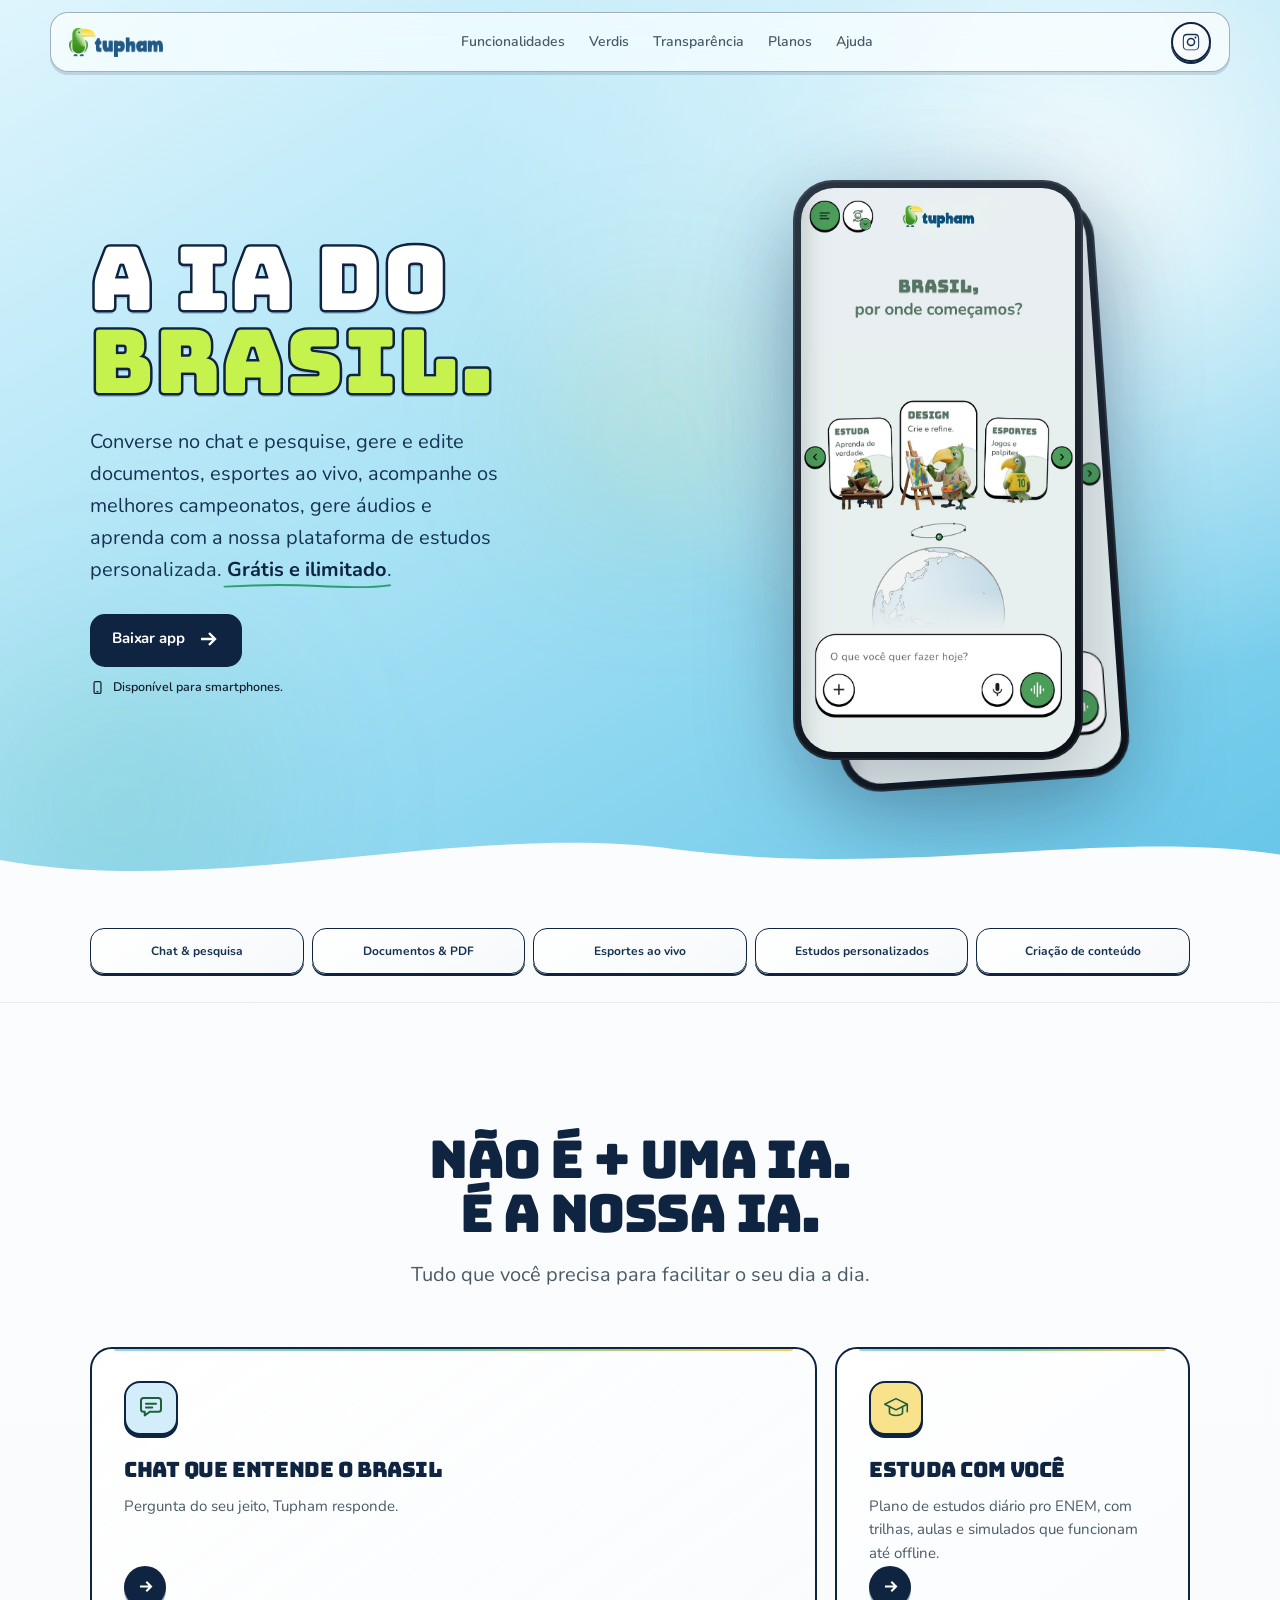
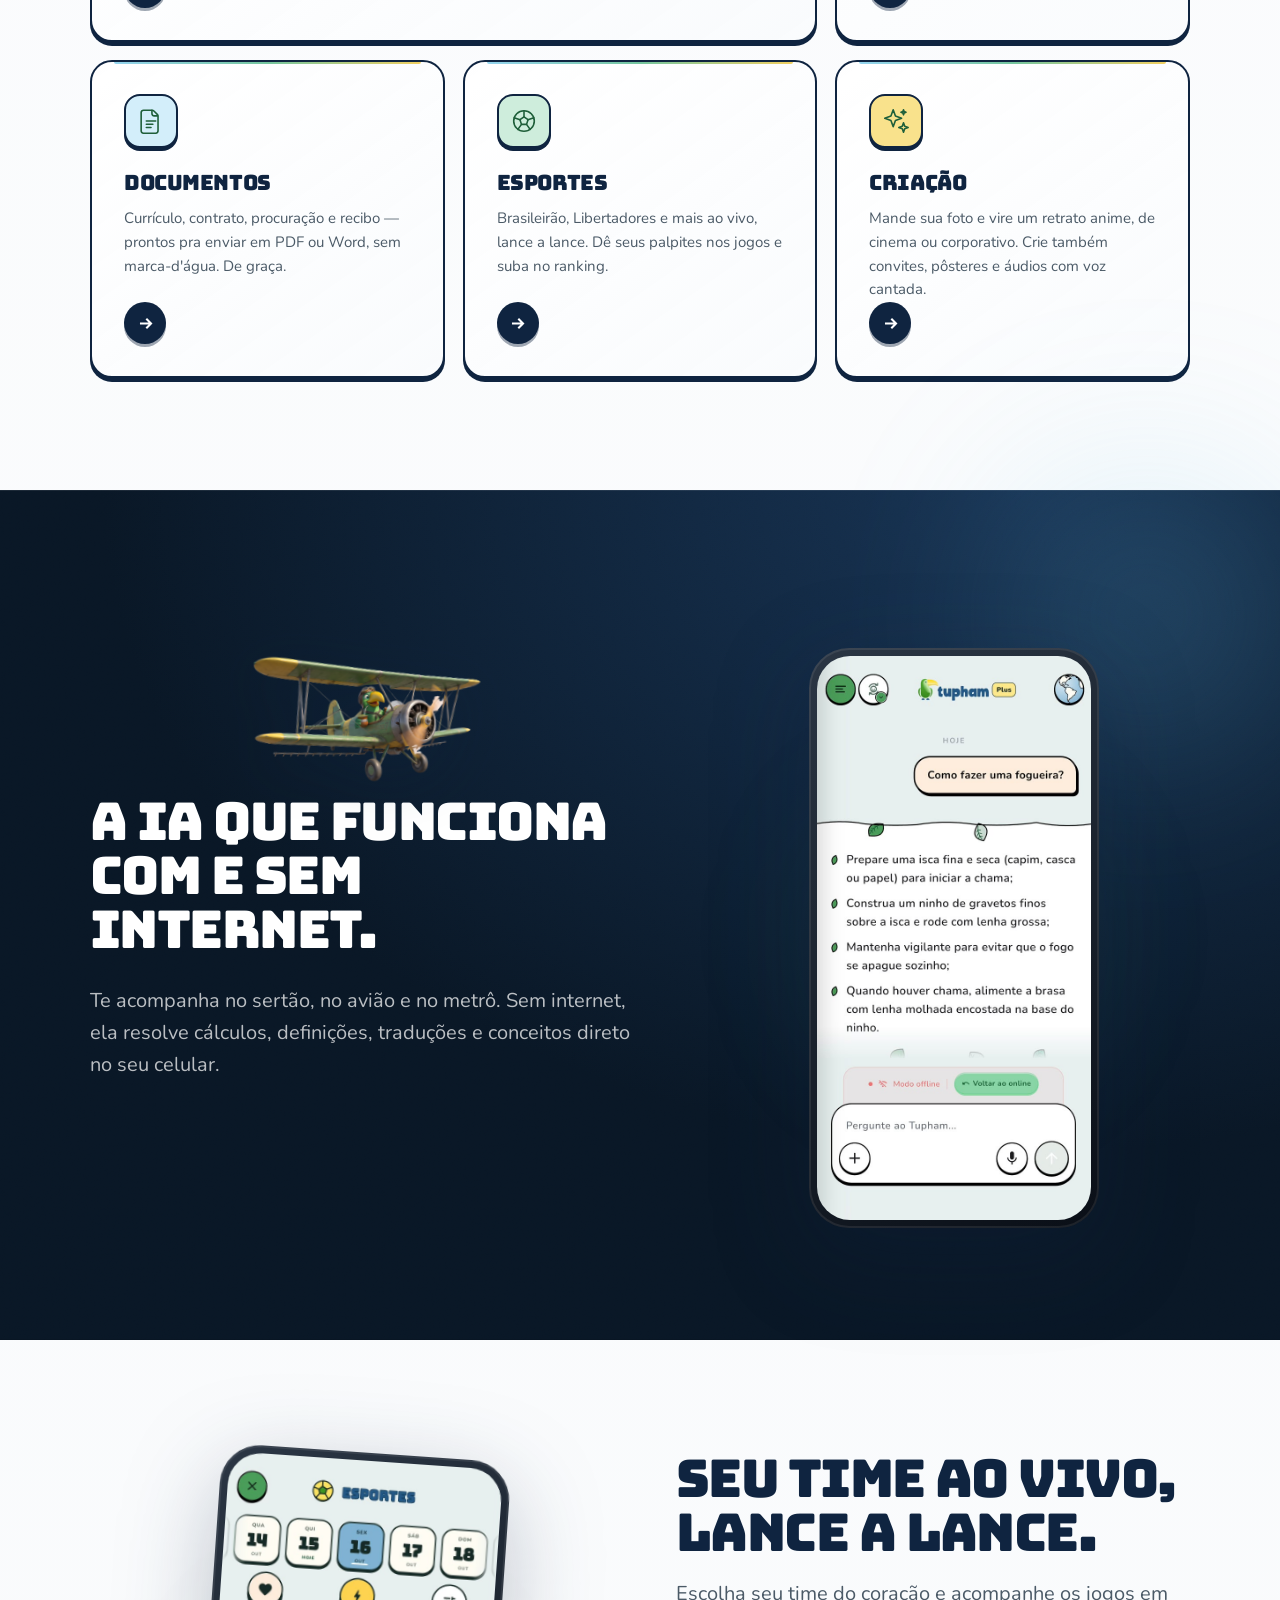
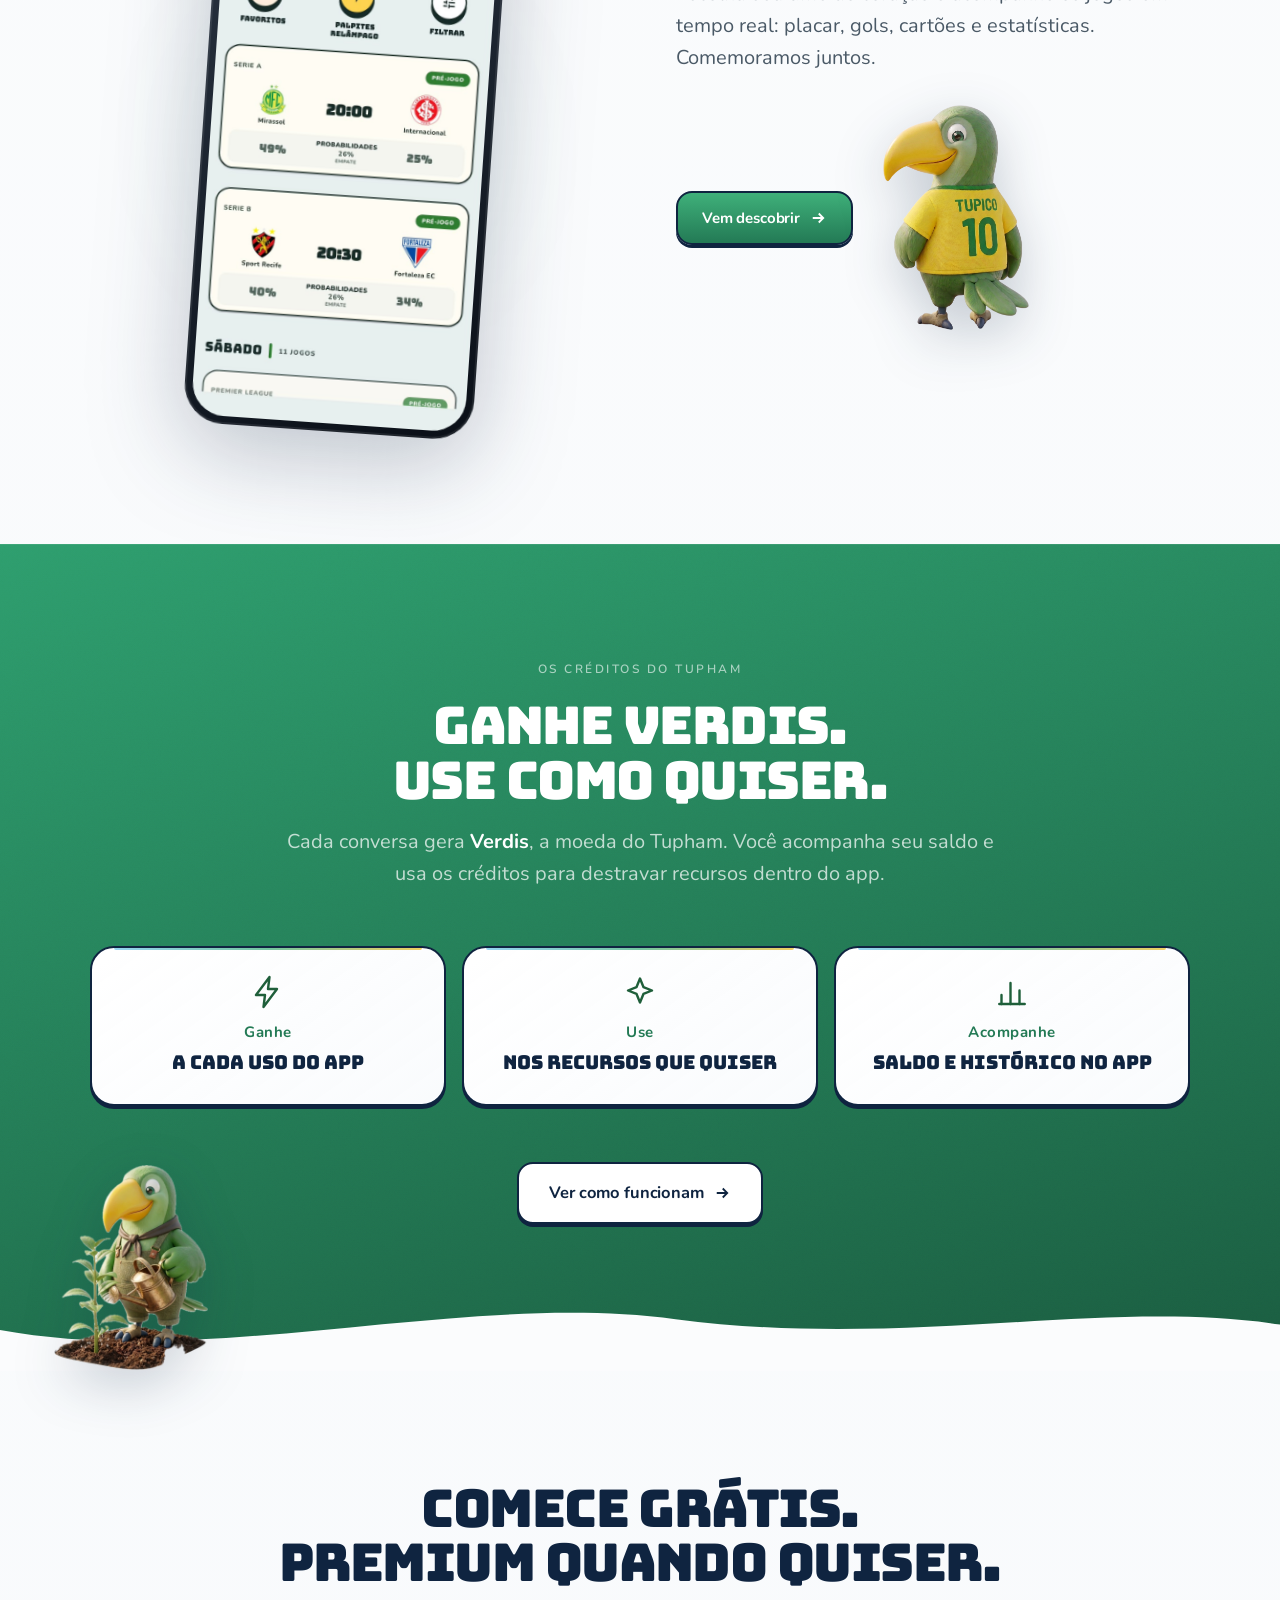
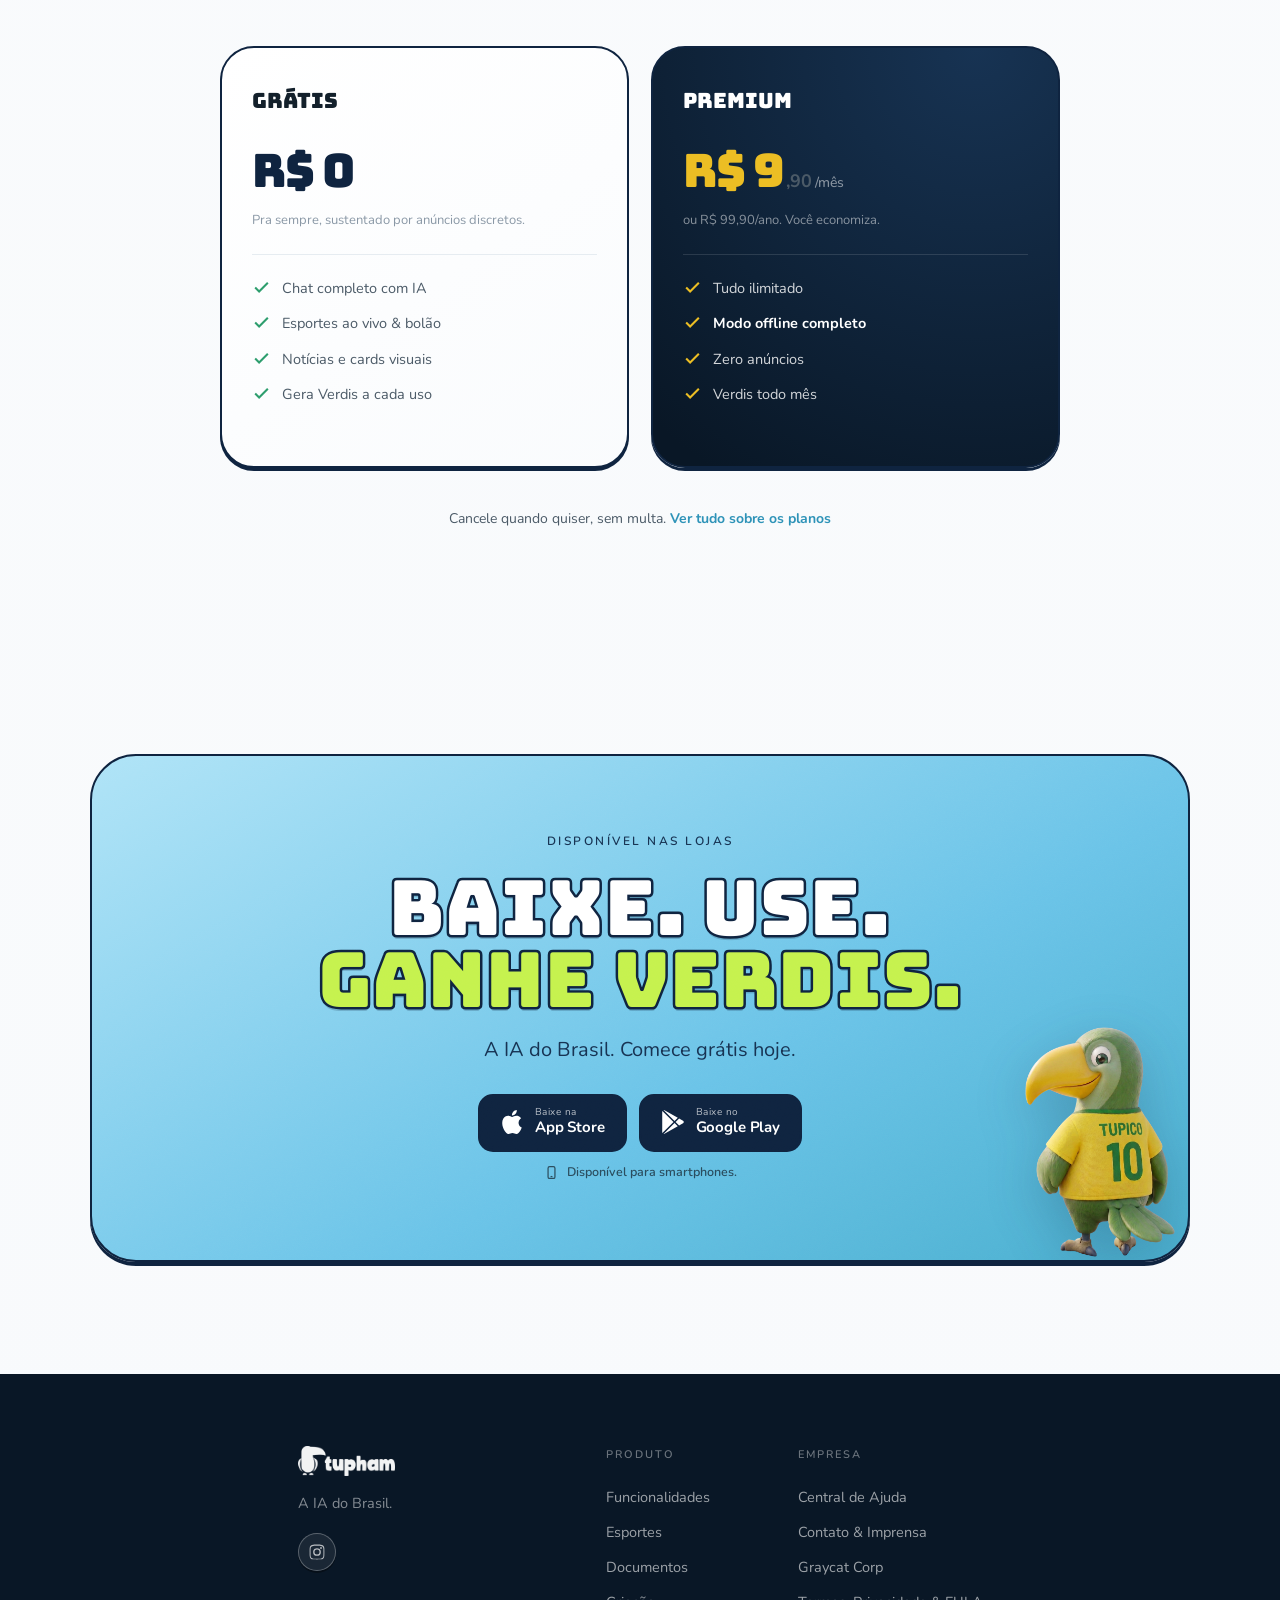
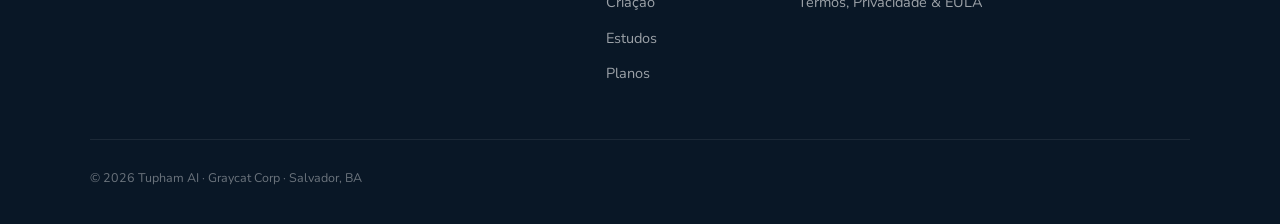
<file: index.html>
<!DOCTYPE html>
<html lang="pt-BR">
<head>
<meta charset="UTF-8">
<meta name="viewport" content="width=device-width, initial-scale=1.0">
<title>Tupham — A IA do Brasil.</title>
<meta name="description" content="Tupham: converse no chat e pesquise, gere e edite documentos, esportes ao vivo, acompanhe os melhores campeonatos, gere áudios e aprenda com a nossa plataforma de estudos personalizada. Grátis e ilimitado.">
<meta name="theme-color" content="#6BC4E8">
<meta property="og:type" content="website">
<meta property="og:title" content="Tupham — A IA do Brasil">
<meta property="og:description" content="Tudo que você precisa em um app só.">
<meta property="og:image" content="https://tupham.com.br/assets/img/og.png">
<meta property="og:image:secure_url" content="https://tupham.com.br/assets/img/og.png">
<meta property="og:image:type" content="image/png">
<meta property="og:image:width" content="1200">
<meta property="og:image:height" content="630">
<meta property="og:image:alt" content="Tupham — A IA do Brasil">
<meta name="twitter:card" content="summary_large_image">
<meta name="twitter:image" content="https://tupham.com.br/assets/img/og.png">
<meta name="twitter:image:alt" content="Tupham — A IA do Brasil">
<link rel="icon" type="image/png" href="assets/img/brand/mascote-tupham.png">
<link rel="preconnect" href="https://fonts.googleapis.com">
<link rel="preconnect" href="https://fonts.gstatic.com" crossorigin>
<link href="https://fonts.googleapis.com/css2?family=Bungee&family=Nunito:ital,wght@0,200..1000;1,200..1000&display=swap" rel="stylesheet">
<link rel="stylesheet" href="assets/css/tupham.css?v=20261021-4">
<style>
  /* compare: card das gringas em cor normal (sem look apagado) */
  .compare-them .compare-who{color:rgba(255,255,255,.6)}
  .compare-them .compare-price{color:#fff}
  .compare-them li{color:rgba(255,255,255,.85)}
</style>
</head>
<body class="home">
<div class="progress" id="progress"></div>

<!-- ===== NAV (shared) ===== -->
<nav class="nav" id="nav">
  <div class="nav-in">
    <a href="index.html" class="nav-logo" aria-label="Tupham — início"><img src="assets/img/brand/logo-tupham.png" alt="Tupham"></a>
    <div class="nav-links">
      <a href="habilidades.html">Funcionalidades</a>
      <a href="como-salvamos-o-mundo.html">Verdis</a>
      <a href="auditoria.html">Transparência</a>
      <a href="planos.html">Planos</a>
      <a href="ajuda.html">Ajuda</a>
    </div>
    <div class="nav-right">
      <a href="https://www.instagram.com/tuphambrasil/" target="_blank" rel="noopener" aria-label="Instagram do Tupham" class="nav-insta"><svg viewBox="0 0 24 24" fill="currentColor"><path d="M12 2.16c3.2 0 3.58.01 4.85.07 3.25.15 4.77 1.69 4.92 4.92.06 1.27.07 1.65.07 4.85s-.01 3.58-.07 4.85c-.15 3.23-1.66 4.77-4.92 4.92-1.27.06-1.64.07-4.85.07s-3.58-.01-4.85-.07c-3.26-.15-4.77-1.7-4.92-4.92C2.17 15.58 2.16 15.2 2.16 12s.01-3.58.07-4.85C2.38 3.92 3.9 2.38 7.15 2.23 8.42 2.17 8.8 2.16 12 2.16zm0 1.62c-3.14 0-3.51.01-4.75.07-2.43.11-3.66 1.32-3.77 3.77-.06 1.24-.07 1.61-.07 4.75s.01 3.51.07 4.75c.11 2.43 1.32 3.66 3.77 3.77 1.24.06 1.61.07 4.75.07s3.51-.01 4.75-.07c2.43-.11 3.66-1.32 3.77-3.77.06-1.24.07-1.61.07-4.75s-.01-3.51-.07-4.75c-.11-2.43-1.32-3.66-3.77-3.77-1.24-.06-1.61-.07-4.75-.07zM12 6.84A5.16 5.16 0 1 0 12 17.16 5.16 5.16 0 0 0 12 6.84zm0 8.5A3.34 3.34 0 1 1 12 8.66a3.34 3.34 0 0 1 0 6.68zm5.34-9.87a1.2 1.2 0 1 0 0 2.4 1.2 1.2 0 0 0 0-2.4z"/></svg></a>
      <button class="burger" id="burger" aria-label="Menu" aria-expanded="false"><span></span><span></span><span></span></button>
    </div>
  </div>
</nav>
<div class="mobnav" id="mobnav" aria-hidden="true" inert>
  <a href="habilidades.html">Funcionalidades<span class="arr">→</span></a>
  <a href="como-salvamos-o-mundo.html">Verdis<span class="arr">→</span></a>
  <a href="auditoria.html">Transparência<span class="arr">→</span></a>
  <a href="planos.html">Planos<span class="arr">→</span></a>
  <a href="ajuda.html">Ajuda<span class="arr">→</span></a>
  <a href="https://www.instagram.com/tuphambrasil/" target="_blank" rel="noopener" class="btn btn-gold"><svg viewBox="0 0 24 24" fill="currentColor"><path d="M12 2.16c3.2 0 3.58.01 4.85.07 3.25.15 4.77 1.69 4.92 4.92.06 1.27.07 1.65.07 4.85s-.01 3.58-.07 4.85c-.15 3.23-1.66 4.77-4.92 4.92-1.27.06-1.64.07-4.85.07s-3.58-.01-4.85-.07c-3.26-.15-4.77-1.7-4.92-4.92C2.17 15.58 2.16 15.2 2.16 12s.01-3.58.07-4.85C2.38 3.92 3.9 2.38 7.15 2.23 8.42 2.17 8.8 2.16 12 2.16zm0 1.62c-3.14 0-3.51.01-4.75.07-2.43.11-3.66 1.32-3.77 3.77-.06 1.24-.07 1.61-.07 4.75s.01 3.51.07 4.75c.11 2.43 1.32 3.66 3.77 3.77 1.24.06 1.61.07 4.75.07s3.51-.01 4.75-.07c2.43-.11 3.66-1.32 3.77-3.77.06-1.24.07-1.61.07-4.75s-.01-3.51-.07-4.75c-.11-2.43-1.32-3.66-3.77-3.77-1.24-.06-1.61-.07-4.75-.07zM12 6.84A5.16 5.16 0 1 0 12 17.16 5.16 5.16 0 0 0 12 6.84zm0 8.5A3.34 3.34 0 1 1 12 8.66a3.34 3.34 0 0 1 0 6.68zm5.34-9.87a1.2 1.2 0 1 0 0 2.4 1.2 1.2 0 0 0 0-2.4z"/></svg>Instagram</a>
</div>

<main>

<!-- ===== HERO ===== -->
<header class="hero">
  <div class="hero-orb hero-orb-1"></div>
  <div class="hero-orb hero-orb-2"></div>
  <div class="hero-orb hero-orb-3"></div>
  <div class="wrap hero-in">
    <div class="hero-text load">
      <h1 class="comic comic--outline">A IA do<br><span class="lime">Brasil.</span></h1>
      <p class="lead">Converse no chat e pesquise, gere e edite documentos, esportes ao vivo, acompanhe os melhores campeonatos, gere áudios e aprenda com a nossa plataforma de estudos personalizada. <b class="brush" style="color:var(--ink-900);font-weight:700">Grátis e ilimitado</b>.</p>
      <div class="store-row">
        <a href="#baixar" class="store-btn"><span><b>Baixar app</b></span><svg viewBox="0 0 24 24" fill="none" stroke="currentColor" stroke-width="2.4" aria-hidden="true"><path d="M5 12h14M13 6l6 6-6 6"/></svg></a>
      </div>
      <p class="store-note"><svg viewBox="0 0 24 24" fill="none" stroke="currentColor" stroke-width="2" aria-hidden="true"><rect x="6.5" y="2.5" width="11" height="19" rx="2.5"/><path d="M10.5 18.5h3"/></svg>Disponível para smartphones.</p>
    </div>
    <div class="hero-visual">
      <div class="load-visual mockup-cluster">
        <div class="glow glow--gold" style="width:270px;height:270px;top:44%;left:12%"></div>
        <div class="glow glow--sky" style="width:330px;height:330px;top:2%;right:-4%"></div>
        <div class="mockup mockup-back mockup--tilt" style="margin-right:-58px;margin-top:50px"><img src="assets/img/mockups/home.jpeg?v=20261021-1" alt="Tela inicial do Tupham" loading="eager"></div>
        <div class="mockup mockup-front"><img src="assets/img/mockups/home.jpeg?v=20261021-1" alt="Tela inicial do Tupham" loading="eager"></div>
      </div>
    </div>
  </div>
  <svg class="wave wave--bottom" viewBox="0 0 1440 110" preserveAspectRatio="none" aria-hidden="true"><path fill="#FBFCFD" d="M0,64 C240,108 520,20 760,52 C1020,86 1240,28 1440,58 L1440,110 L0,110Z"/></svg>
</header>

<!-- ===== MARQUEE ===== -->
<div class="capability-band" aria-label="Principais recursos">
  <div class="wrap capability-band-in">
    <div class="capability-grid">
      <span>Chat &amp; pesquisa</span>
      <span>Documentos &amp; PDF</span>
      <span>Esportes ao vivo</span>
      <span>Estudos personalizados</span>
      <span>Criação de conteúdo</span>
    </div>
  </div>
</div>

<!-- ===== PILLARS (bento) ===== -->
<section class="section" id="pilares">
  <div class="wrap">
    <div class="center mb-5" data-reveal>
      <h2 class="h-sec mt-2">Não é + uma IA.<br>É a nossa IA.</h2>
      <p class="lead mx-auto maxw-md mt-2">Tudo que você precisa para facilitar o seu dia a dia.</p>
    </div>

    <div class="grid grid-3" data-reveal-stagger>
      <a href="habilidades.html#conversa" class="card card--feat span-2">
        <div>
          <div class="card-ico card-ico--sky"><svg viewBox="0 0 24 24" fill="none" stroke="currentColor" stroke-width="1.6" stroke-linecap="round" stroke-linejoin="round"><path d="M4 6a2 2 0 0 1 2-2h12a2 2 0 0 1 2 2v7a2 2 0 0 1-2 2h-7l-4 3v-3H6a2 2 0 0 1-2-2z"/><path d="M8 8.5h8M8 11.5h5"/></svg></div>
          <h3>Chat que entende o Brasil</h3>
          <p>Pergunta do seu jeito, Tupham responde.</p>
        </div>
        <span class="card-go" aria-hidden="true"><svg viewBox="0 0 24 24" fill="none" stroke="currentColor" stroke-width="2.6"><path d="M5 12h14M13 6l6 6-6 6"/></svg></span>
      </a>

      <a href="habilidades.html#pesquisa" class="card card--feat">
        <div>
          <div class="card-ico card-ico--gold"><svg viewBox="0 0 32 32" fill="none" stroke="currentColor" stroke-width="1.7" stroke-linecap="round" stroke-linejoin="round"><path d="M16 6 4 12l12 6 12-6-12-6z"/><path d="M9 14.5v6.5c0 1.5 3 3 7 3s7-1.5 7-3v-6.5"/><path d="M28 12v8"/></svg></div>
          <h3>Estuda com você</h3>
          <p>Plano de estudos diário pro ENEM, com trilhas, aulas e simulados que funcionam até offline.</p>
        </div>
        <span class="card-go" aria-hidden="true"><svg viewBox="0 0 24 24" fill="none" stroke="currentColor" stroke-width="2.6"><path d="M5 12h14M13 6l6 6-6 6"/></svg></span>
      </a>

      <a href="habilidades.html#documentos" class="card card--feat">
        <div class="card-ico card-ico--sky"><svg viewBox="0 0 32 32" fill="none" stroke="currentColor" stroke-width="1.7" stroke-linecap="round" stroke-linejoin="round"><path d="M9.5 4.5h7.7c.7 0 1.4.3 1.9.8l3.6 3.6c.5.5.8 1.2.8 1.9v15.7c0 1.4-1.1 2.5-2.5 2.5h-13c-1.4 0-2.5-1.1-2.5-2.5V7c0-1.4 1.1-2.5 2.5-2.5z"/><path d="M17 4.5V8c0 1.4 1.1 2.5 2.5 2.5H23"/><path d="M11 16h10M11 19.5h7M11 23h5"/></svg></div>
        <h3>Documentos</h3>
        <p>Currículo, contrato, procuração e recibo — prontos pra enviar em PDF ou Word, sem marca-d'água. De graça.</p>
        <span class="card-go" aria-hidden="true"><svg viewBox="0 0 24 24" fill="none" stroke="currentColor" stroke-width="2.6"><path d="M5 12h14M13 6l6 6-6 6"/></svg></span>
      </a>

      <a href="habilidades.html#esportes" class="card card--feat">
        <div class="card-ico card-ico--leaf"><svg viewBox="0 0 32 32" fill="none" stroke="currentColor" stroke-width="1.7" stroke-linecap="round" stroke-linejoin="round"><circle cx="16" cy="16" r="11"/><path d="M16 11.5 20.3 14.6 18.7 19.6 13.3 19.6 11.7 14.6z"/><path d="M16 11.5V5"/><path d="M20.3 14.6 26.5 12.6"/><path d="M18.7 19.6 22.5 24.9"/><path d="M13.3 19.6 9.5 24.9"/><path d="M11.7 14.6 5.5 12.6"/></svg></div>
        <h3>Esportes</h3>
        <p>Brasileirão, Libertadores e mais ao vivo, lance a lance. Dê seus palpites nos jogos e suba no ranking.</p>
        <span class="card-go" aria-hidden="true"><svg viewBox="0 0 24 24" fill="none" stroke="currentColor" stroke-width="2.6"><path d="M5 12h14M13 6l6 6-6 6"/></svg></span>
      </a>

      <a href="habilidades.html#criacao" class="card card--feat">
        <div class="card-ico card-ico--gold"><svg viewBox="0 0 32 32" fill="none" stroke="currentColor" stroke-width="1.7" stroke-linecap="round" stroke-linejoin="round"><path d="M13 4l2.4 6.6 6.6 2.4-6.6 2.4-2.4 6.6-2.4-6.6-6.6-2.4 6.6-2.4z"/><path d="M24 18l1.3 3.7 3.7 1.3-3.7 1.3-1.3 3.7-1.3-3.7-3.7-1.3 3.7-1.3z"/><path d="M24 4l.7 2 2 .7-2 .7-.7 2-.7-2-2-.7 2-.7z"/></svg></div>
        <h3>Criação</h3>
        <p>Mande sua foto e vire um retrato anime, de cinema ou corporativo. Crie também convites, pôsteres e áudios com voz cantada.</p>
        <span class="card-go" aria-hidden="true"><svg viewBox="0 0 24 24" fill="none" stroke="currentColor" stroke-width="2.6"><path d="M5 12h14M13 6l6 6-6 6"/></svg></span>
      </a>
    </div>
  </div>
</section>

<!-- ===== ON-DEVICE ===== -->
<section class="section bg-ink grain on-dark">
  <div class="sec-orb glow--sky" style="width:420px;height:420px;top:-10%;right:-6%;opacity:.5"></div>
  <div class="wrap split split--wide-text">
    <div data-reveal style="position:relative">
      <img class="tupico tupico--corner tupico--float" src="assets/img/mascotes/tupico-aviador.png" alt="Tupico pilotando um avião" style="position:absolute;left:50%;bottom:calc(100% + 12px);transform:translateX(-50%) rotate(-4deg);width:clamp(165px,19vw,235px);z-index:2" loading="lazy">
      <h2 class="h-sec">A IA que funciona<br>com e sem internet.</h2>
      <p class="lead mt-3">Te acompanha no sertão, no avião e no metrô. Sem internet, ela resolve cálculos, definições, traduções e conceitos direto no seu celular.</p>
    </div>
    <div class="split-visual" data-reveal>
      <div class="glow glow--leaf" style="width:300px;height:300px"></div>
      <div class="mockup mockup--float" data-parallax="-0.03"><img src="assets/img/mockups/offline.jpeg" alt="Tupham respondendo sem internet, em modo offline" loading="lazy"></div>
    </div>
  </div>
</section>

<!-- ===== ESPORTES TEASER ===== -->
<section class="section">
  <div class="wrap split split--reverse split--top">
    <div data-reveal>
      <h2 class="h-sec">Seu time ao vivo,<br>lance a lance.</h2>
      <p class="lead mt-2">Escolha seu time do coração e acompanhe os jogos em tempo real: placar, gols, cartões e estatísticas. Comemoramos juntos.</p>
      <div class="flex items-center gap-lg mt-3">
        <a href="habilidades.html#esportes" class="btn btn-leaf">Vem descobrir <svg viewBox="0 0 24 24" fill="none" stroke="currentColor" stroke-width="2.4"><path d="M5 12h14M13 6l6 6-6 6"/></svg></a>
        <img class="tupico tupico--float" src="assets/img/mascotes/tupico-craque.png" alt="Tupico com a camisa 10" style="width:clamp(110px,13vw,150px)" loading="lazy">
      </div>
    </div>
    <div class="split-visual split-visual--stack" data-reveal>
      <div class="glow glow--leaf" style="width:320px;height:320px;opacity:.5"></div>
      <div class="mockup mockup--tilt-r"><img src="assets/img/mockups/esportes.jpeg" alt="Jogo ao vivo no Tupham, lance a lance" loading="lazy"></div>
    </div>
  </div>
</section>

<!-- ===== VERDIS TEASER ===== -->
<section class="section bg-leaf grain on-dark mascot-stage">
  <img class="tupico tupico--corner tupico--cl tupico--float" src="assets/img/mascotes/tupico-jardineiro.png" alt="Tupico jardineiro" style="bottom:max(0px,calc(7.64vw - 110px));width:clamp(120px,12vw,180px)" loading="lazy">
  <div class="wrap">
    <div class="center mb-5" data-reveal>
      <span class="eyebrow eyebrow--center eyebrow--light">Os créditos do Tupham</span>
      <h2 class="h-sec mt-2">Ganhe Verdis.<br>Use como quiser.</h2>
      <p class="lead mx-auto maxw-md mt-2">Cada conversa gera <b style="color:#fff">Verdis</b>, a moeda do Tupham. Você acompanha seu saldo e usa os créditos para destravar recursos dentro do app.</p>
    </div>
    <div class="equiv" data-reveal-stagger>
      <div class="equiv-card"><div class="e-ico"><svg viewBox="0 0 24 24" fill="none" stroke="currentColor" stroke-width="1.6" stroke-linecap="round" stroke-linejoin="round"><path d="M13 2 4 14h6l-1 8 9-12h-6z"/></svg></div><div class="e-num">Ganhe</div><div class="e-eq">a cada uso do app</div></div>
      <div class="equiv-card"><div class="e-ico"><svg viewBox="0 0 24 24" fill="none" stroke="currentColor" stroke-width="1.6" stroke-linecap="round" stroke-linejoin="round"><path d="M12 3l2.3 5.7L20 11l-5.7 2.3L12 19l-2.3-5.7L4 11l5.7-2.3z"/></svg></div><div class="e-num">Use</div><div class="e-eq">nos recursos que quiser</div></div>
      <div class="equiv-card"><div class="e-ico"><svg viewBox="0 0 24 24" fill="none" stroke="currentColor" stroke-width="1.6" stroke-linecap="round" stroke-linejoin="round"><path d="M5 20v-6M11 20V6M17 20v-9"/><path d="M3.5 20h17"/></svg></div><div class="e-num">Acompanhe</div><div class="e-eq">saldo e histórico no app</div></div>
    </div>
    <div class="center mt-5" data-reveal>
      <a href="como-salvamos-o-mundo.html" class="btn btn-white btn-lg">Ver como funcionam <svg viewBox="0 0 24 24" fill="none" stroke="currentColor" stroke-width="2.4"><path d="M5 12h14M13 6l6 6-6 6"/></svg></a>
    </div>
  </div>
  <svg class="wave wave--bottom" viewBox="0 0 1440 110" preserveAspectRatio="none" aria-hidden="true"><path fill="#FBFCFD" d="M0,64 C240,108 520,20 760,52 C1020,86 1240,28 1440,58 L1440,110 L0,110Z"/></svg>
</section>

<!-- ===== PRICING ===== -->
<section class="section" id="planos">
  <div class="wrap">
    <div class="center mb-5" data-reveal>
      <h2 class="h-sec">Comece grátis.<br>Premium quando quiser.</h2>
    </div>
    <div class="price-grid" data-reveal>
      <div class="price-card">
        <div class="price-name">Grátis</div>
        <div class="price-tag"><span class="v">R$ 0</span></div>
        <div class="price-sub">Pra sempre, sustentado por anúncios discretos.</div>
        <ul class="price-feats">
          <li><svg viewBox="0 0 24 24" fill="none" stroke="currentColor" stroke-width="2.6"><path d="M20 6 9 17l-5-5"/></svg>Chat completo com IA</li>
          <li><svg viewBox="0 0 24 24" fill="none" stroke="currentColor" stroke-width="2.6"><path d="M20 6 9 17l-5-5"/></svg>Esportes ao vivo &amp; bolão</li>
          <li><svg viewBox="0 0 24 24" fill="none" stroke="currentColor" stroke-width="2.6"><path d="M20 6 9 17l-5-5"/></svg>Notícias e cards visuais</li>
          <li><svg viewBox="0 0 24 24" fill="none" stroke="currentColor" stroke-width="2.6"><path d="M20 6 9 17l-5-5"/></svg>Gera Verdis a cada uso</li>
        </ul>
      </div>
      <div class="price-card price-card--pro">
        <div class="price-name">Premium</div>
        <div class="price-tag"><span class="v">R$ 9</span><span class="c">,90</span><span class="per">/mês</span></div>
        <div class="price-sub">ou R$ 99,90/ano. Você economiza.</div>
        <ul class="price-feats">
          <li><svg viewBox="0 0 24 24" fill="none" stroke="currentColor" stroke-width="2.6"><path d="M20 6 9 17l-5-5"/></svg>Tudo ilimitado</li>
          <li class="hl"><svg viewBox="0 0 24 24" fill="none" stroke="currentColor" stroke-width="2.6"><path d="M20 6 9 17l-5-5"/></svg>Modo offline completo</li>
          <li><svg viewBox="0 0 24 24" fill="none" stroke="currentColor" stroke-width="2.6"><path d="M20 6 9 17l-5-5"/></svg>Zero anúncios</li>
          <li><svg viewBox="0 0 24 24" fill="none" stroke="currentColor" stroke-width="2.6"><path d="M20 6 9 17l-5-5"/></svg>Verdis todo mês</li>
        </ul>
      </div>
    </div>
    <p class="center muted mt-4" data-reveal style="font-size:14px">Cancele quando quiser, sem multa. <a href="planos.html" class="btn-link" style="display:inline-flex">Ver tudo sobre os planos</a></p>
  </div>
</section>

<!-- ===== FINAL CTA ===== -->
<section class="section" id="baixar">
  <div class="wrap">
    <div class="cta-band grain mascot-stage" data-reveal>
      <img class="tupico tupico--corner tupico--bob" src="assets/img/mascotes/tupico-craque.png" alt="Tupico vestindo a camisa 10" style="bottom:0;right:1%;width:clamp(116px,12vw,166px)" loading="lazy">
      <span class="eyebrow eyebrow--center">Disponível nas lojas</span>
      <h2 class="h-sec mt-2 comic comic--outline" style="font-size:clamp(38px,7vw,76px)">Baixe. Use.<br><span class="lime">Ganhe Verdis.</span></h2>
      <p class="lead mx-auto maxw-sm mt-2" style="color:var(--ink-800)">A IA do Brasil. Comece grátis hoje.</p>
      <div class="store-row mt-4" style="justify-content:center">
        <a href="https://apps.apple.com/br/app/tupham/id6759582238" class="store-btn" rel="noopener"><svg viewBox="0 0 24 24" fill="currentColor"><path d="M12.152 6.896c-.948 0-2.415-1.078-3.96-1.04-2.04.027-3.91 1.183-4.961 3.014-2.117 3.675-.546 9.103 1.519 12.09 1.013 1.454 2.208 3.09 3.792 3.039 1.52-.065 2.09-.987 3.935-.987 1.831 0 2.35.987 3.96.948 1.637-.026 2.676-1.48 3.676-2.948 1.156-1.688 1.636-3.325 1.662-3.415-.039-.013-3.182-1.221-3.22-4.857-.026-3.04 2.48-4.494 2.597-4.559-1.429-2.09-3.623-2.324-4.39-2.376-2-.156-3.675 1.09-4.61 1.09zM15.53 3.83c.843-1.012 1.4-2.427 1.245-3.83-1.207.052-2.662.805-3.532 1.818-.78.896-1.454 2.338-1.273 3.714 1.338.104 2.715-.688 3.559-1.701"/></svg><span><small>Baixe na</small><b>App Store</b></span></a>
        <a href="https://play.google.com/store/apps/details?id=br.com.graycat.tupham" class="store-btn" rel="noopener"><svg viewBox="0 0 24 24" fill="currentColor"><path d="M22.018 13.298l-3.919 2.218-3.515-3.493 3.543-3.521 3.891 2.202a1.49 1.49 0 0 1 0 2.594zM1.337.924a1.486 1.486 0 0 0-.112.568v21.017c0 .217.045.419.124.6l11.155-11.087L1.337.924zm12.207 10.065l3.258-3.238L3.45.195a1.466 1.466 0 0 0-.946-.179l11.04 10.973zm0 2.067l-11 10.933c.298.036.612-.016.906-.183l13.324-7.54-3.23-3.21z"/></svg><span><small>Baixe no</small><b>Google Play</b></span></a>
      </div>
      <p class="store-note"><svg viewBox="0 0 24 24" fill="none" stroke="currentColor" stroke-width="2" aria-hidden="true"><rect x="6.5" y="2.5" width="11" height="19" rx="2.5"/><path d="M10.5 18.5h3"/></svg>Disponível para smartphones.</p>
    </div>
  </div>
</section>

</main>

<!-- ===== FOOTER (shared) ===== -->
<footer class="foot">
  <div class="wrap">
    <div class="foot-top">
      <div class="foot-brand">
        <img src="assets/img/brand/logo-tupham.png" alt="Tupham">
        <p>A IA do Brasil.</p>
        <div class="foot-social">
          <a href="https://www.instagram.com/tuphambrasil/" target="_blank" rel="noopener" aria-label="Instagram"><svg viewBox="0 0 24 24" fill="currentColor"><path d="M12 2.16c3.2 0 3.58.01 4.85.07 3.25.15 4.77 1.69 4.92 4.92.06 1.27.07 1.65.07 4.85s-.01 3.58-.07 4.85c-.15 3.23-1.66 4.77-4.92 4.92-1.27.06-1.64.07-4.85.07s-3.58-.01-4.85-.07c-3.26-.15-4.77-1.7-4.92-4.92C2.17 15.58 2.16 15.2 2.16 12s.01-3.58.07-4.85C2.38 3.92 3.9 2.38 7.15 2.23 8.42 2.17 8.8 2.16 12 2.16zm0 1.62c-3.14 0-3.51.01-4.75.07-2.43.11-3.66 1.32-3.77 3.77-.06 1.24-.07 1.61-.07 4.75s.01 3.51.07 4.75c.11 2.43 1.32 3.66 3.77 3.77 1.24.06 1.61.07 4.75.07s3.51-.01 4.75-.07c2.43-.11 3.66-1.32 3.77-3.77.06-1.24.07-1.61.07-4.75s-.01-3.51-.07-4.75c-.11-2.43-1.32-3.66-3.77-3.77-1.24-.06-1.61-.07-4.75-.07zM12 6.84A5.16 5.16 0 1 0 12 17.16 5.16 5.16 0 0 0 12 6.84zm0 8.5A3.34 3.34 0 1 1 12 8.66a3.34 3.34 0 0 1 0 6.68zm5.34-9.87a1.2 1.2 0 1 0 0 2.4 1.2 1.2 0 0 0 0-2.4z"/></svg></a>
        </div>
      </div>
      <div class="foot-col">
        <h4>Produto</h4>
        <a href="habilidades.html">Funcionalidades</a>
        <a href="habilidades.html#esportes">Esportes</a>
        <a href="habilidades.html#documentos">Documentos</a>
        <a href="habilidades.html#criacao">Criação</a>
        <a href="habilidades.html#pesquisa">Estudos</a>
        <a href="planos.html">Planos</a>
      </div>
      <div class="foot-col">
        <h4>Empresa</h4>
        <a href="ajuda.html">Central de Ajuda</a>
        <a href="ajuda.html#contato">Contato &amp; Imprensa</a>
        <a href="https://graycatcorp.com" target="_blank" rel="noopener">Graycat Corp</a>
        <a href="ajuda.html#legal">Termos, Privacidade &amp; EULA</a>
      </div>
    </div>
    <div class="foot-bottom">
      <p>© <span data-year>2026</span> Tupham AI · Graycat Corp · Salvador, BA</p>
      
    </div>
  </div>
</footer>

<script src="assets/js/tupham.js?v=20260804-2"></script>
</body>
</html>
</file>
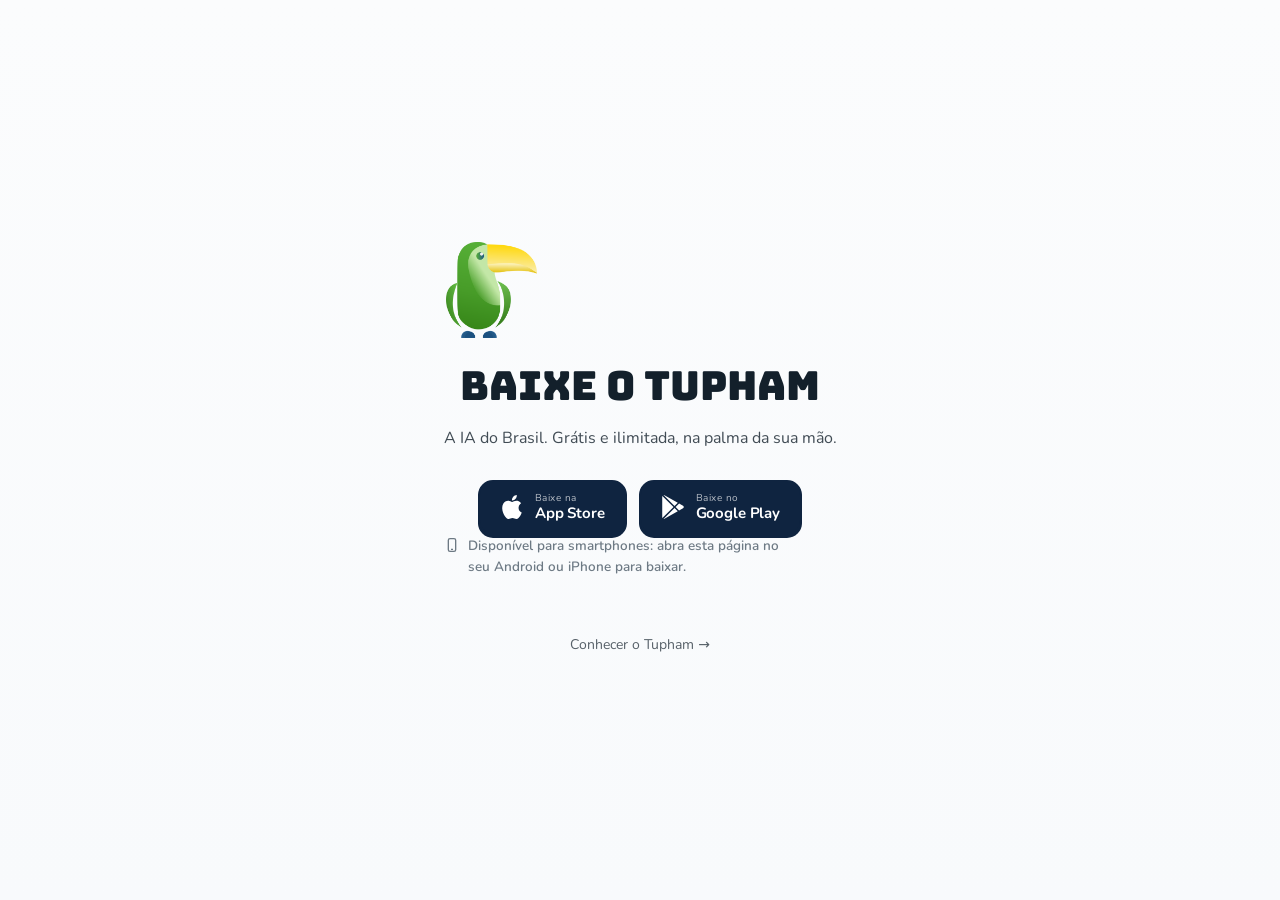
<file: download/index.html>
<!DOCTYPE html>
<html lang="pt-BR">
<head>
<meta charset="UTF-8">
<meta name="viewport" content="width=device-width, initial-scale=1.0">
<title>Baixe o Tupham — A IA do Brasil</title>
<meta name="description" content="Baixe o Tupham na App Store ou no Google Play. Grátis e ilimitado.">
<meta name="theme-color" content="#6BC4E8">
<meta name="robots" content="noindex">
<meta property="og:type" content="website">
<meta property="og:title" content="Baixe o Tupham — A IA do Brasil">
<meta property="og:description" content="Tudo que você precisa em um app só.">
<meta property="og:image" content="https://tupham.com.br/assets/img/og.png">
<meta property="og:image:secure_url" content="https://tupham.com.br/assets/img/og.png">
<meta property="og:image:type" content="image/png">
<meta property="og:image:width" content="1200">
<meta property="og:image:height" content="630">
<meta property="og:image:alt" content="Tupham — A IA do Brasil">
<meta name="twitter:card" content="summary_large_image">
<meta name="twitter:image" content="https://tupham.com.br/assets/img/og.png">
<meta name="twitter:image:alt" content="Tupham — A IA do Brasil">
<link rel="icon" type="image/png" href="../assets/img/brand/mascote-tupham.png">
<script>
(function () {
  var ua = navigator.userAgent || '';
  var isIOS = /iPad|iPhone|iPod/.test(ua) || (/Macintosh/.test(ua) && 'ontouchend' in document);
  var isAndroid = /Android/i.test(ua);
  if (isIOS) { location.replace('https://apps.apple.com/br/app/tupham/id6759582238'); }
  else if (isAndroid) { location.replace('https://play.google.com/store/apps/details?id=br.com.graycat.tupham'); }
  else { document.documentElement.classList.add('no-mobile'); }
})();
</script>
<link rel="preconnect" href="https://fonts.googleapis.com">
<link rel="preconnect" href="https://fonts.gstatic.com" crossorigin>
<link href="https://fonts.googleapis.com/css2?family=Bungee&family=Nunito:ital,wght@0,200..1000;1,200..1000&display=swap" rel="stylesheet">
<link rel="stylesheet" href="../assets/css/tupham.css?v=20261021-4">
<style>
  .dl-wrap { min-height: 100vh; display: flex; align-items: center; justify-content: center; padding: 24px; }
  .dl-card { text-align: center; max-width: 480px; }
  .dl-card img.mascote { width: 96px; height: 96px; object-fit: contain; margin-bottom: 16px; }
  .dl-card h1 { font-family: var(--font-display); font-weight: 400; font-size: clamp(28px, 6vw, 40px); margin: 0 0 8px; }
  .dl-card p { opacity: .8; margin: 0 0 28px; }
  .dl-stores { display: flex; gap: 12px; justify-content: center; flex-wrap: wrap; }
  .dl-note { display: none; align-items: flex-start; gap: 8px; margin: 18px auto 0; max-width: 360px; font-size: 13.5px; font-weight: 600; color: var(--tx-2); text-align: left; }
  .dl-note svg { width: 16px; height: 16px; flex-shrink: 0; margin-top: 2px; }
  .no-mobile .dl-note { display: flex; }
  .dl-home { display: inline-block; margin-top: 28px; font-size: 14px; opacity: .7; }
</style>
</head>
<body>
<div class="dl-wrap">
  <div class="dl-card">
    <img class="mascote" src="../assets/img/brand/mascote-tupham.png" alt="Mascote do Tupham">
    <h1>Baixe o Tupham</h1>
    <p>A IA do Brasil. Grátis e ilimitada, na palma da sua mão.</p>
    <div class="dl-stores">
      <a href="https://apps.apple.com/br/app/tupham/id6759582238" class="store-btn" rel="noopener"><svg viewBox="0 0 24 24" fill="currentColor"><path d="M12.152 6.896c-.948 0-2.415-1.078-3.96-1.04-2.04.027-3.91 1.183-4.961 3.014-2.117 3.675-.546 9.103 1.519 12.09 1.013 1.454 2.208 3.09 3.792 3.039 1.52-.065 2.09-.987 3.935-.987 1.831 0 2.35.987 3.96.948 1.637-.026 2.676-1.48 3.676-2.948 1.156-1.688 1.636-3.325 1.662-3.415-.039-.013-3.182-1.221-3.22-4.857-.026-3.04 2.48-4.494 2.597-4.559-1.429-2.09-3.623-2.324-4.39-2.376-2-.156-3.675 1.09-4.61 1.09zM15.53 3.83c.843-1.012 1.4-2.427 1.245-3.83-1.207.052-2.662.805-3.532 1.818-.78.896-1.454 2.338-1.273 3.714 1.338.104 2.715-.688 3.559-1.701"/></svg><span><small>Baixe na</small><b>App Store</b></span></a>
      <a href="https://play.google.com/store/apps/details?id=br.com.graycat.tupham" class="store-btn" rel="noopener"><svg viewBox="0 0 24 24" fill="currentColor"><path d="M22.018 13.298l-3.919 2.218-3.515-3.493 3.543-3.521 3.891 2.202a1.49 1.49 0 0 1 0 2.594zM1.337.924a1.486 1.486 0 0 0-.112.568v21.017c0 .217.045.419.124.6l11.155-11.087L1.337.924zm12.207 10.065l3.258-3.238L3.45.195a1.466 1.466 0 0 0-.946-.179l11.04 10.973zm0 2.067l-11 10.933c.298.036.612-.016.906-.183l13.324-7.54-3.23-3.21z"/></svg><span><small>Baixe no</small><b>Google Play</b></span></a>
    </div>
    <p class="dl-note"><svg viewBox="0 0 24 24" fill="none" stroke="currentColor" stroke-width="2" aria-hidden="true"><rect x="6.5" y="2.5" width="11" height="19" rx="2.5"/><path d="M10.5 18.5h3"/></svg>Disponível para smartphones: abra esta página no seu Android ou iPhone para baixar.</p>
    <a class="dl-home" href="https://tupham.com.br">Conhecer o Tupham →</a>
  </div>
</div>
</body>
</html>
</file>
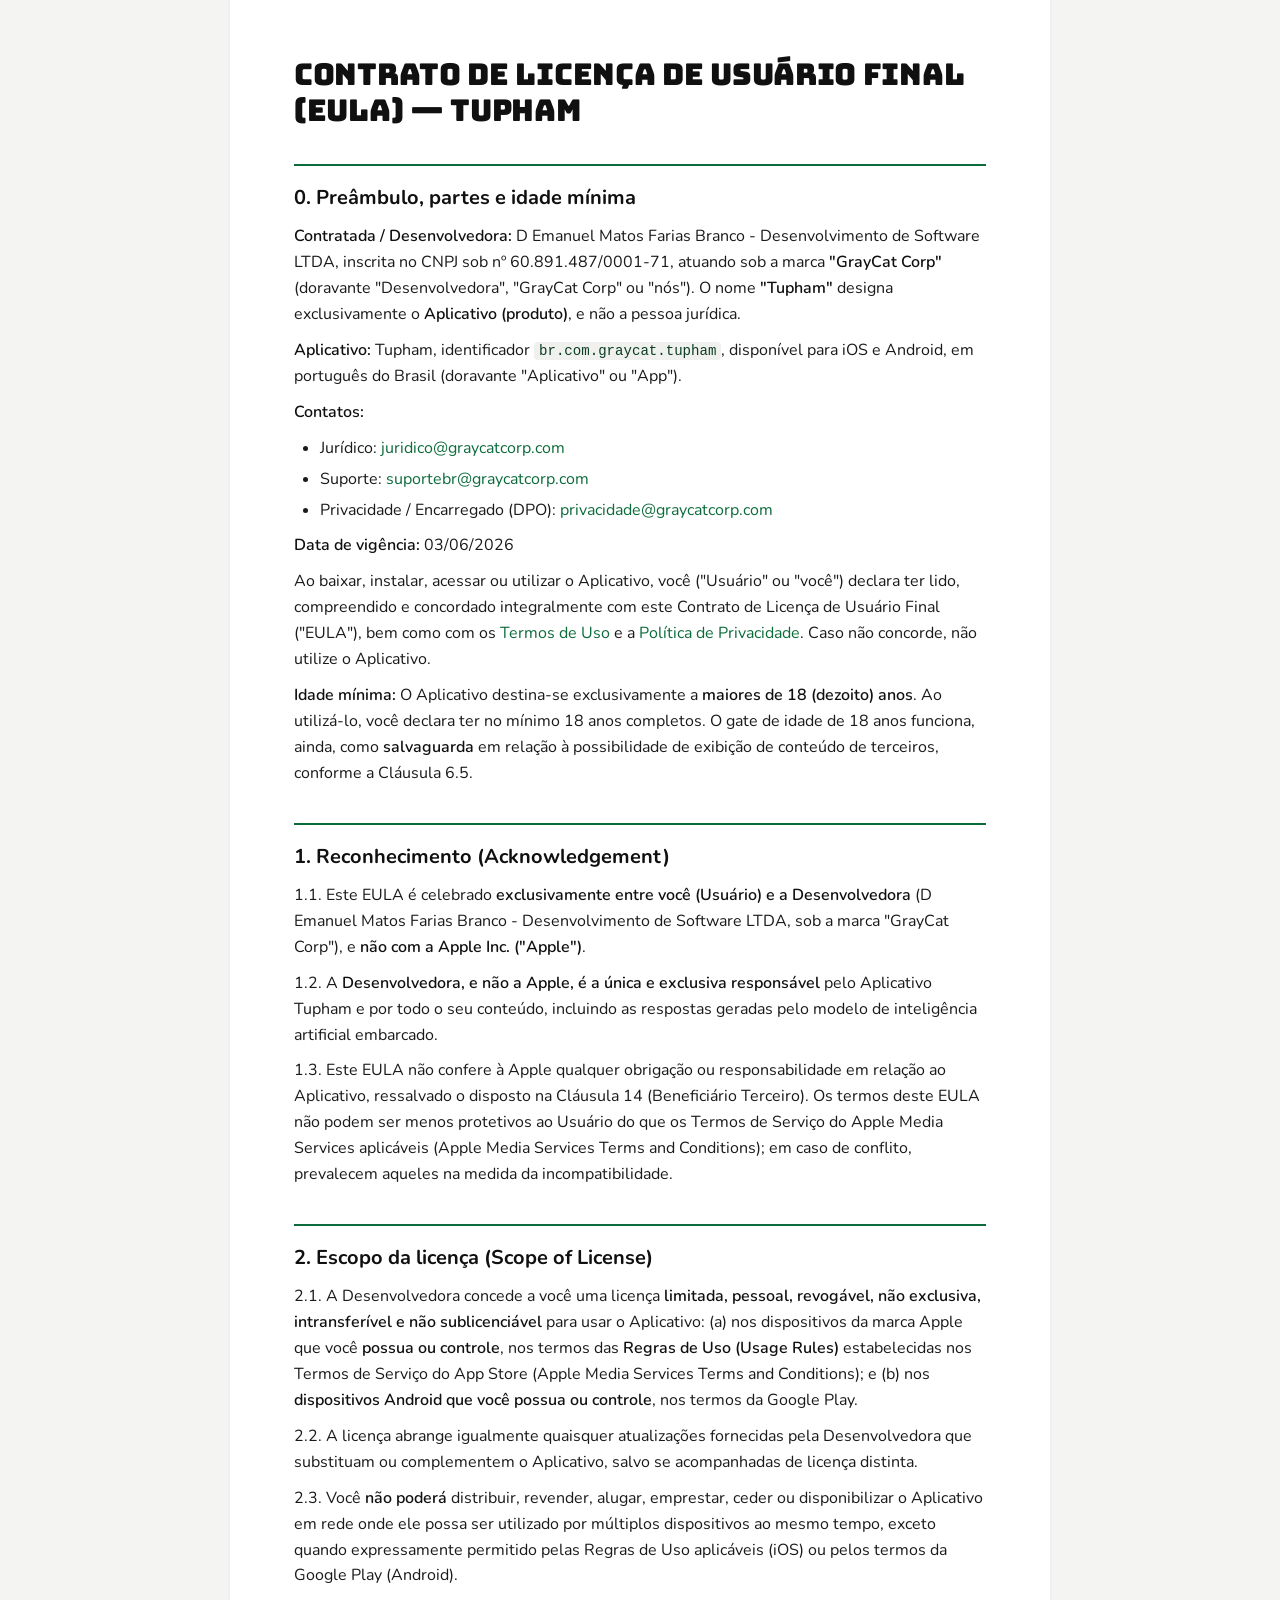
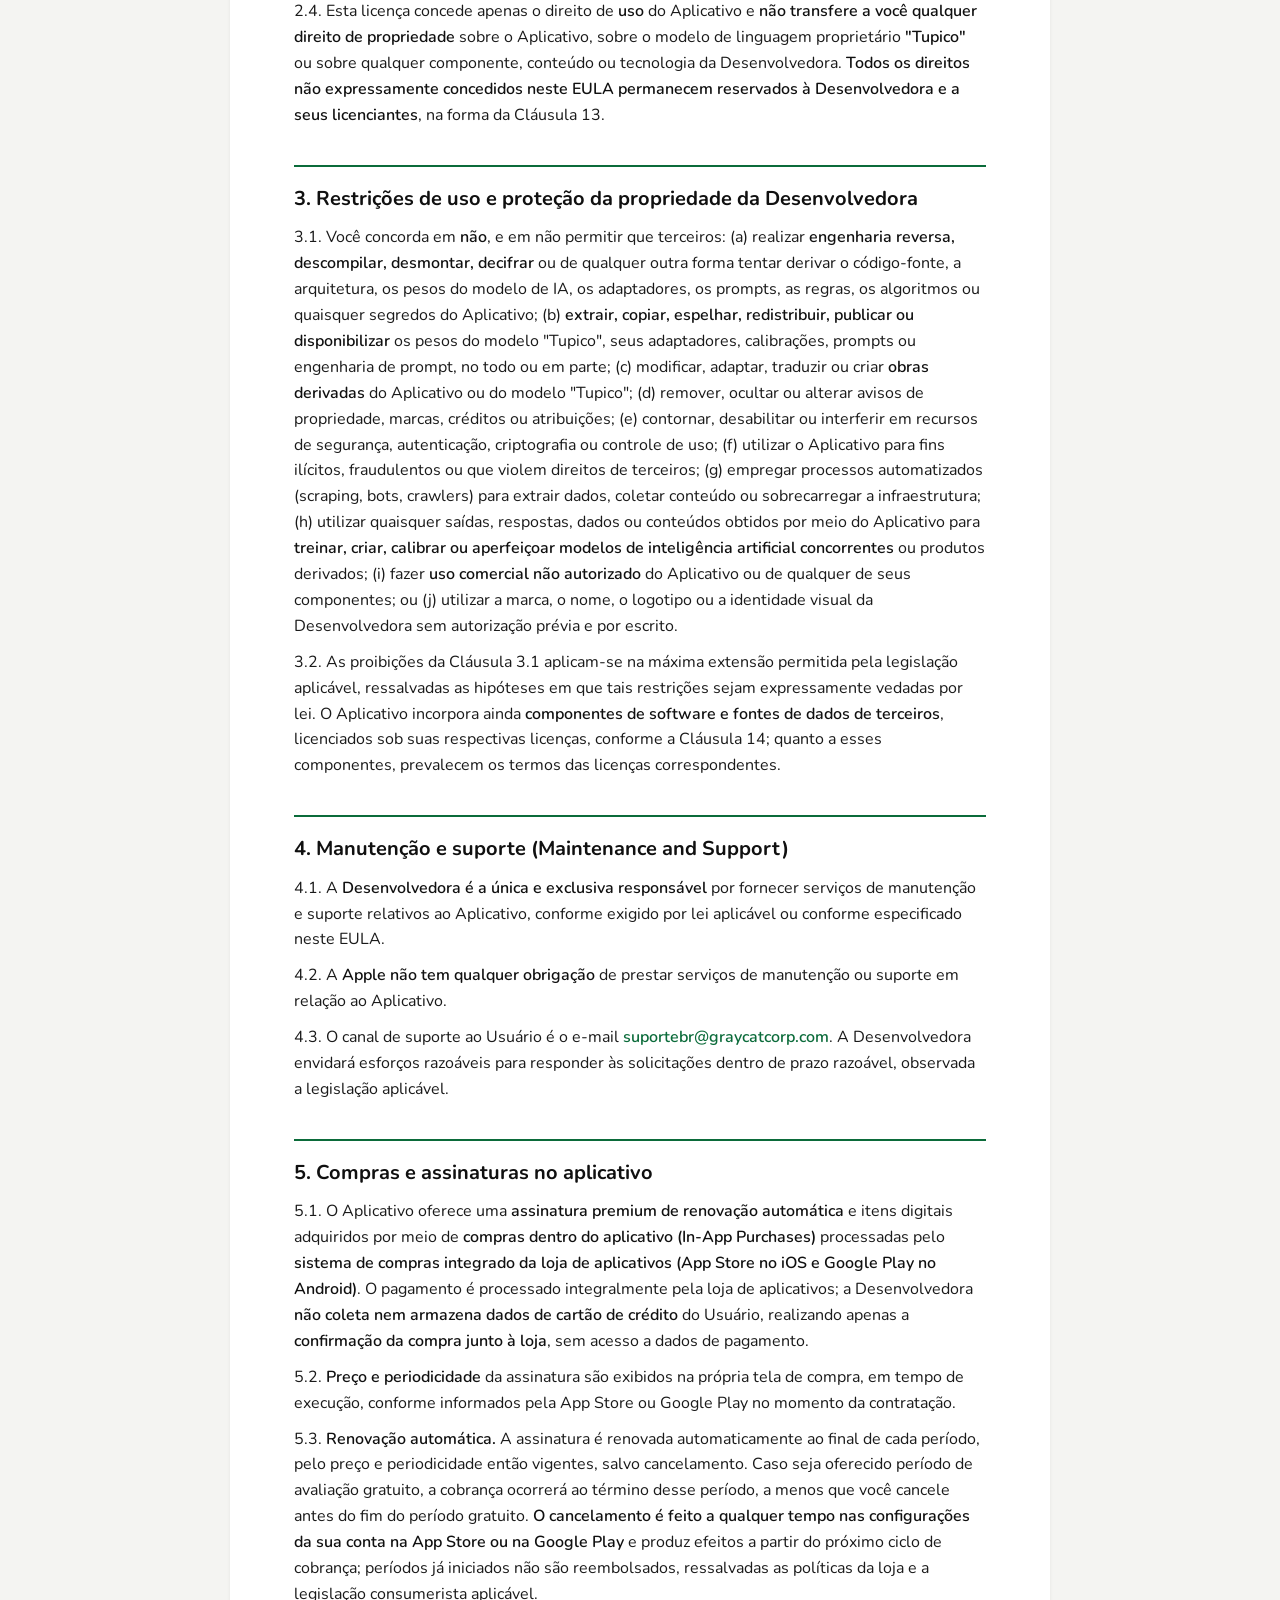
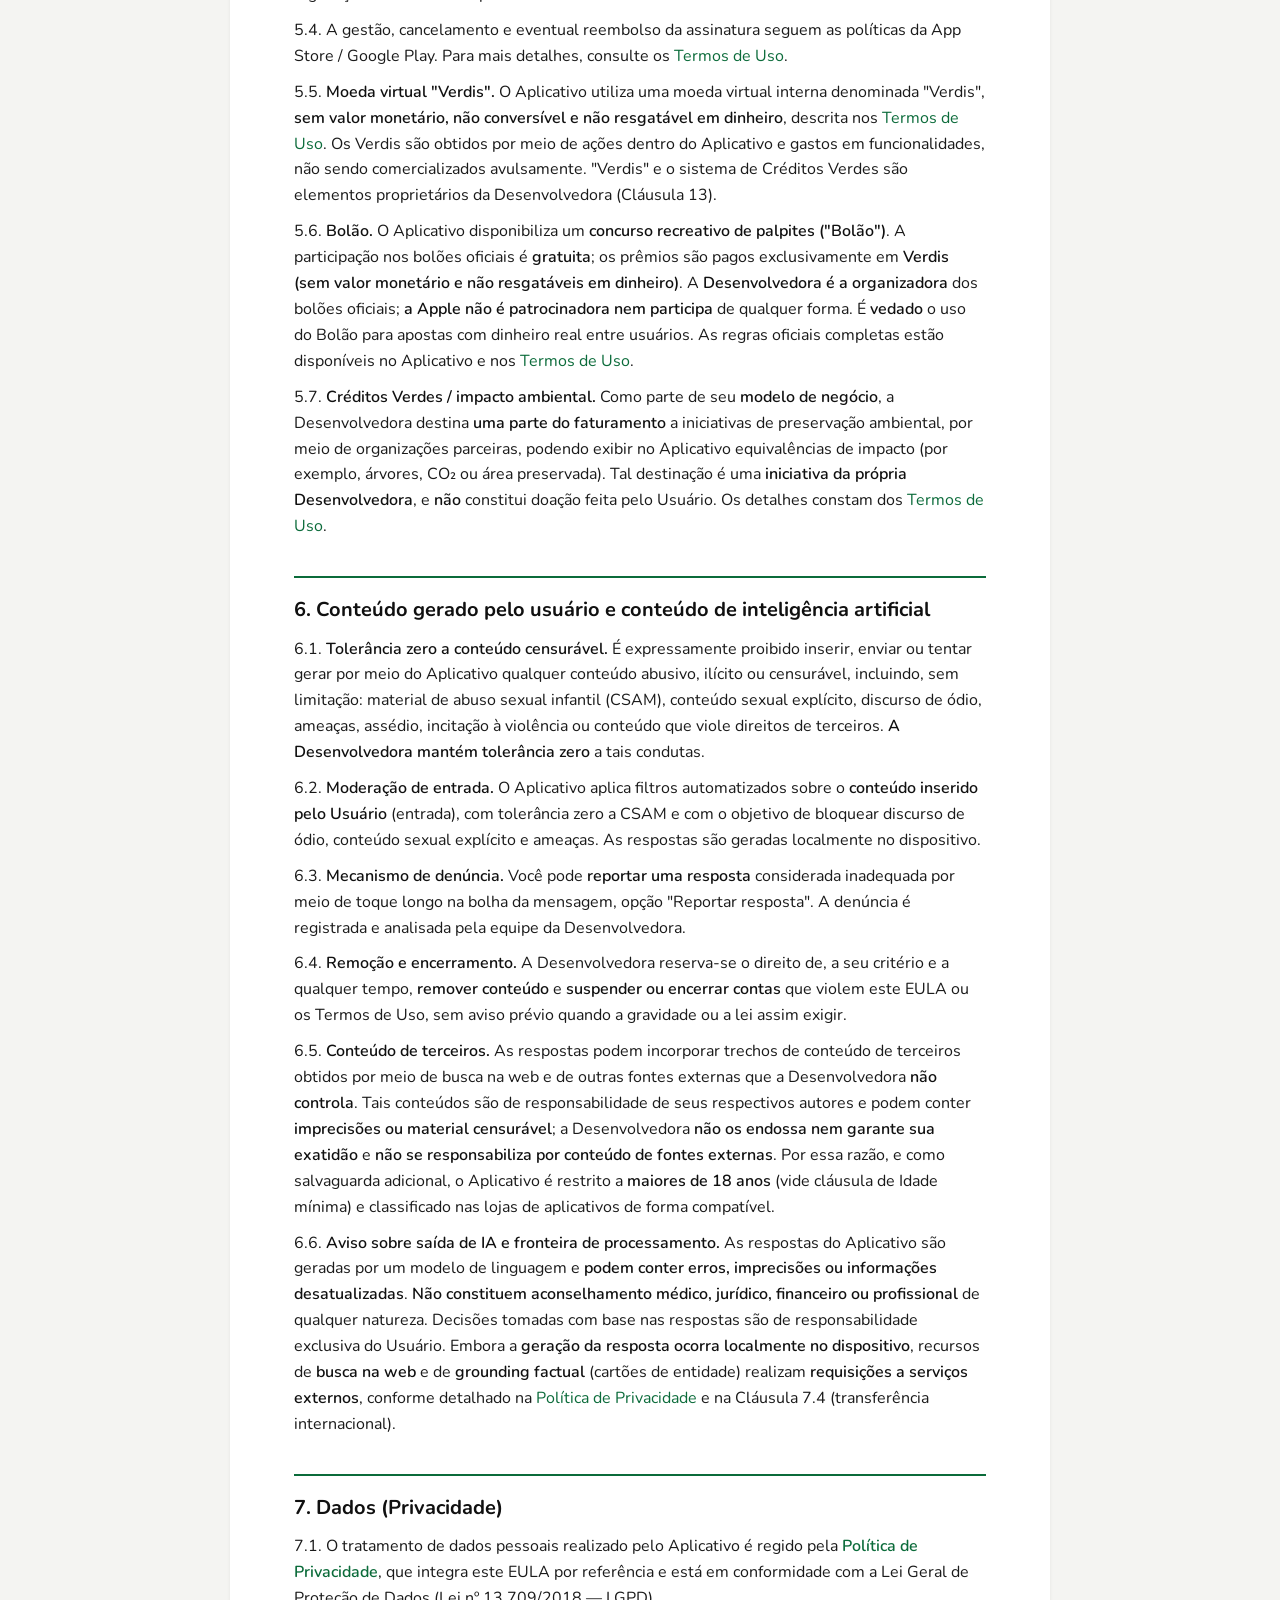
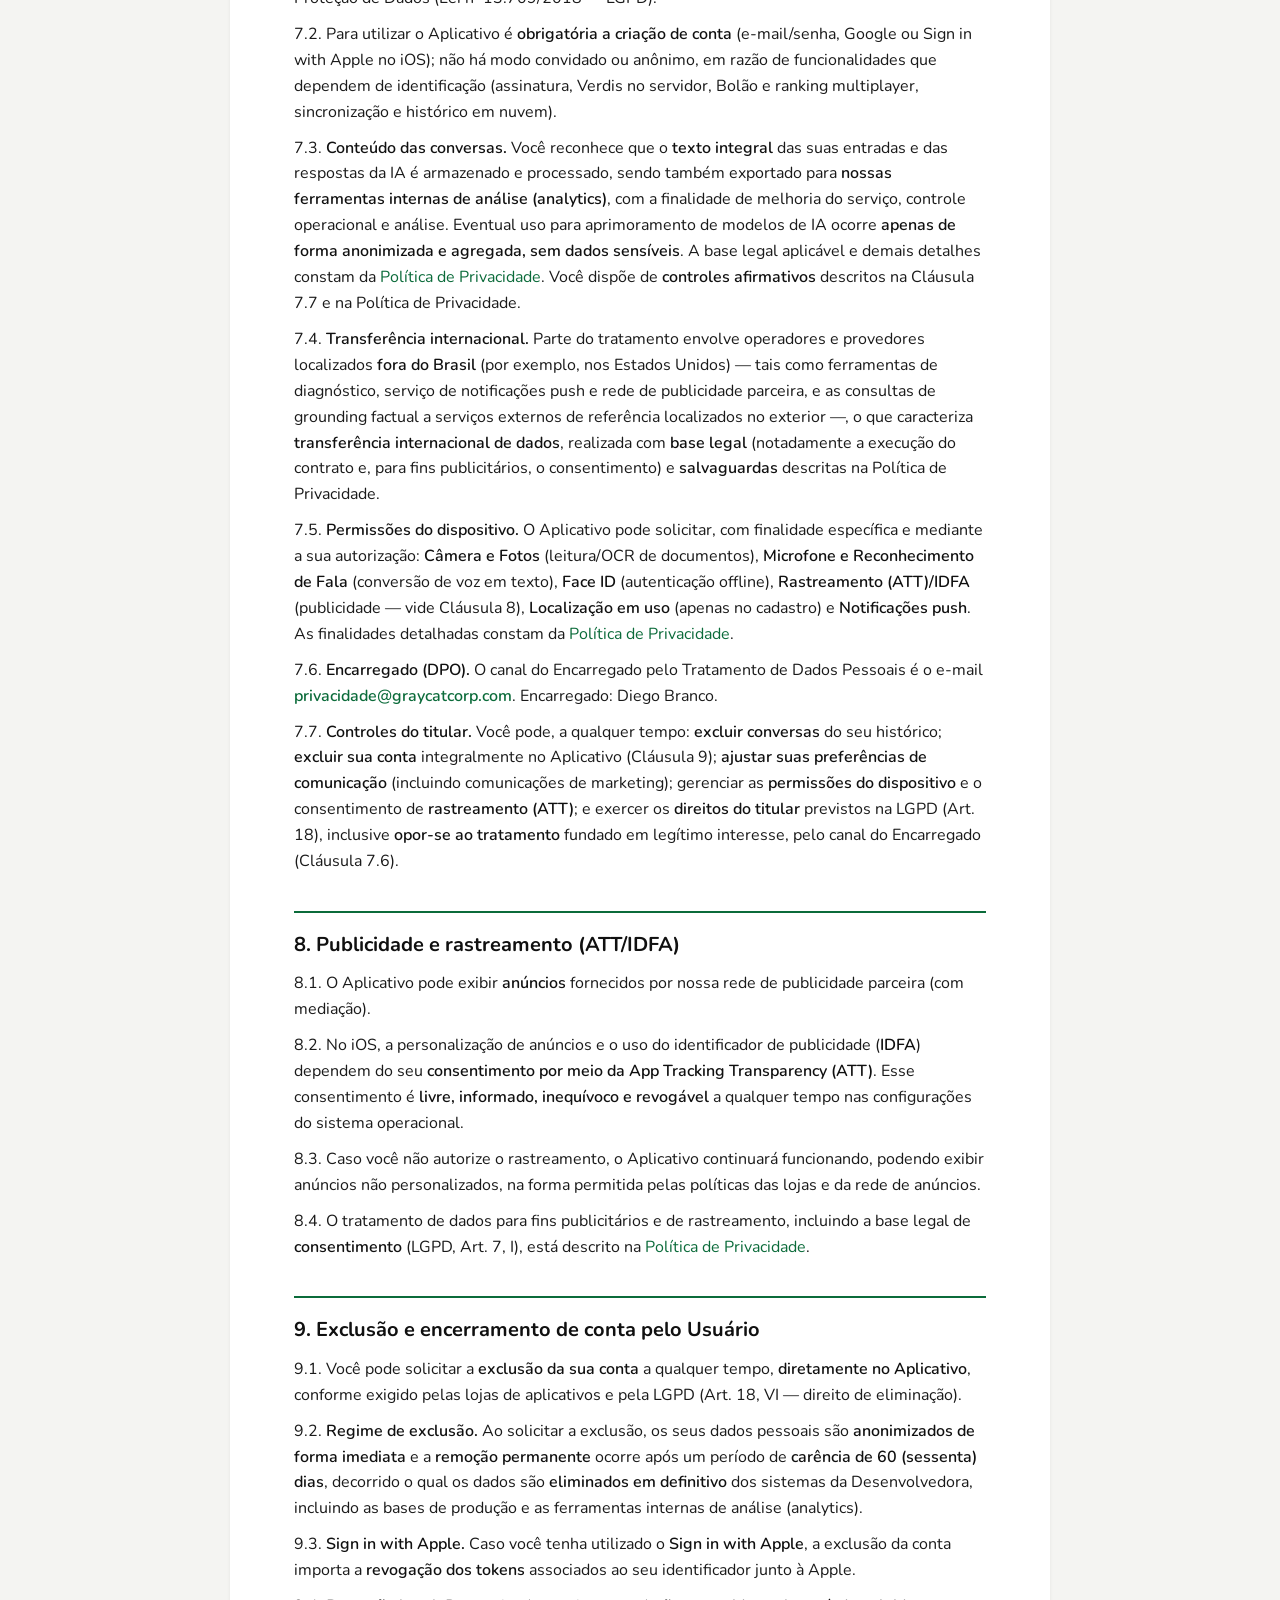
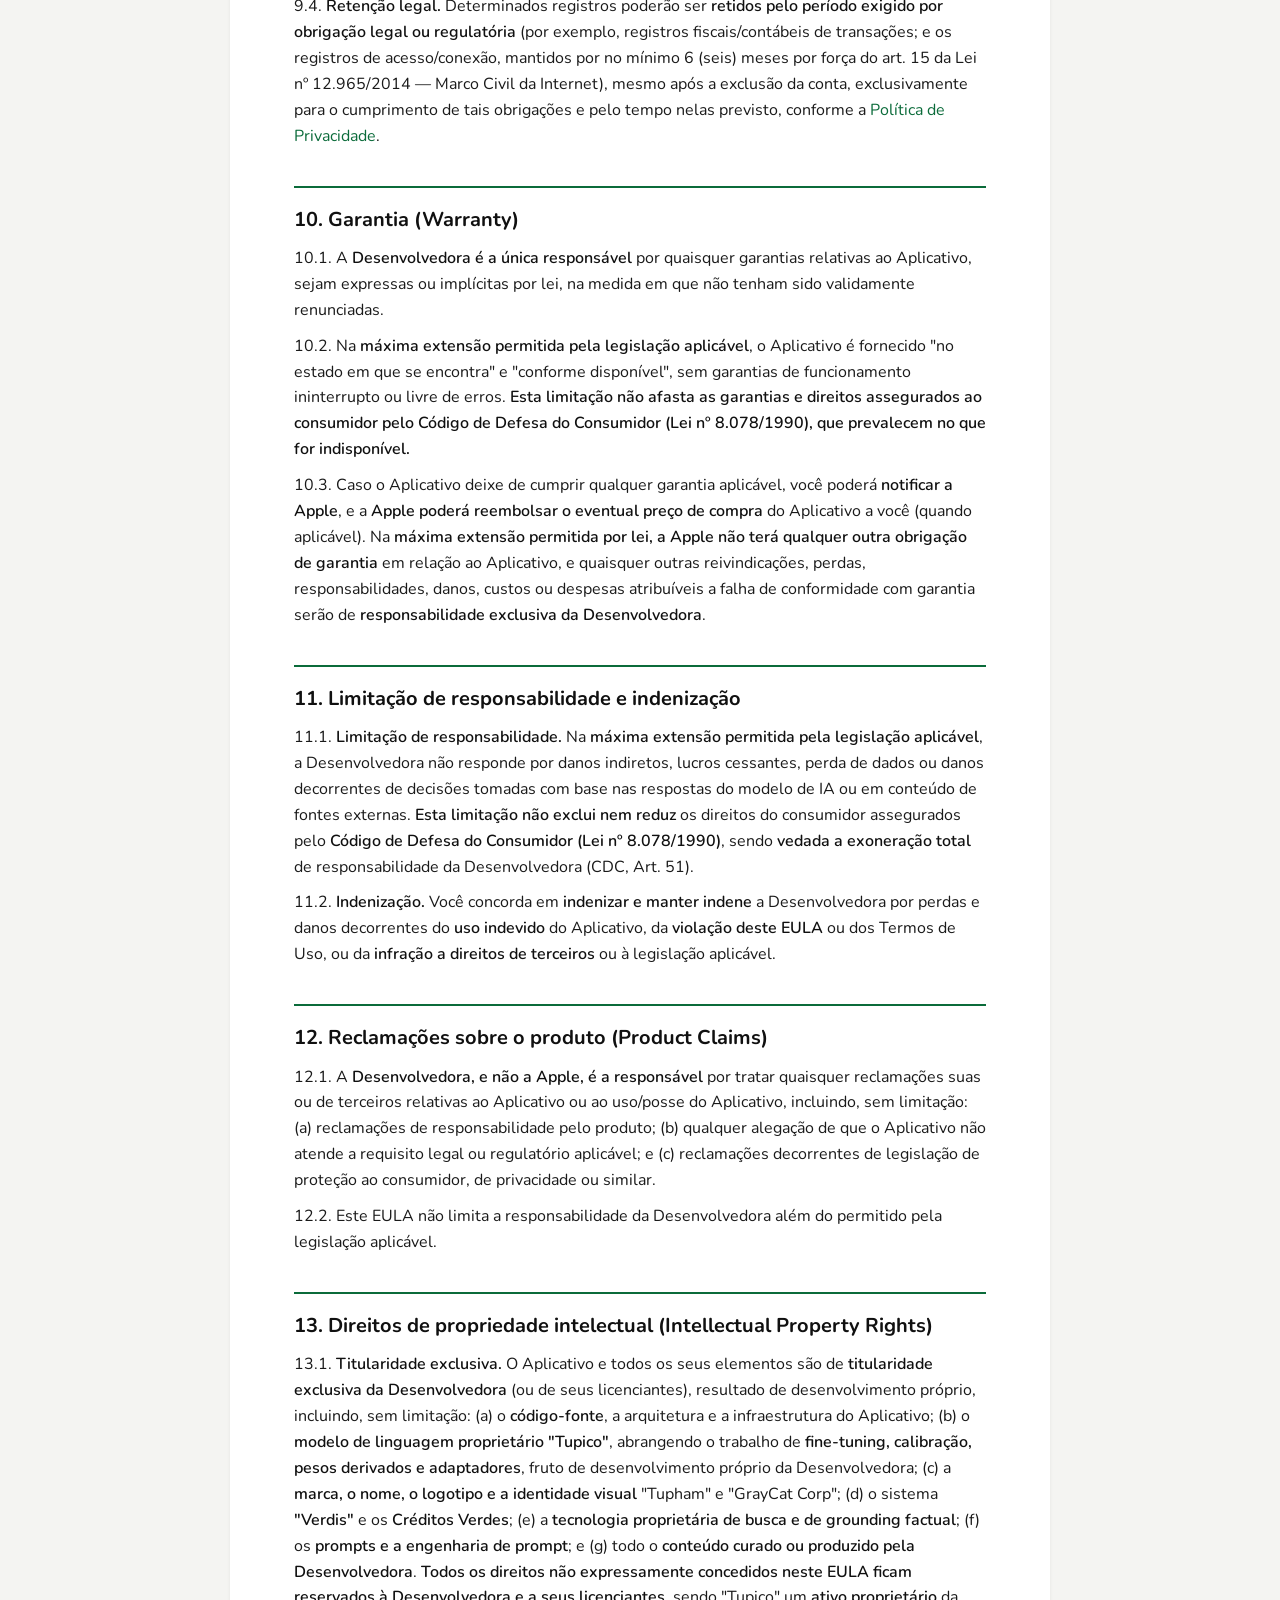
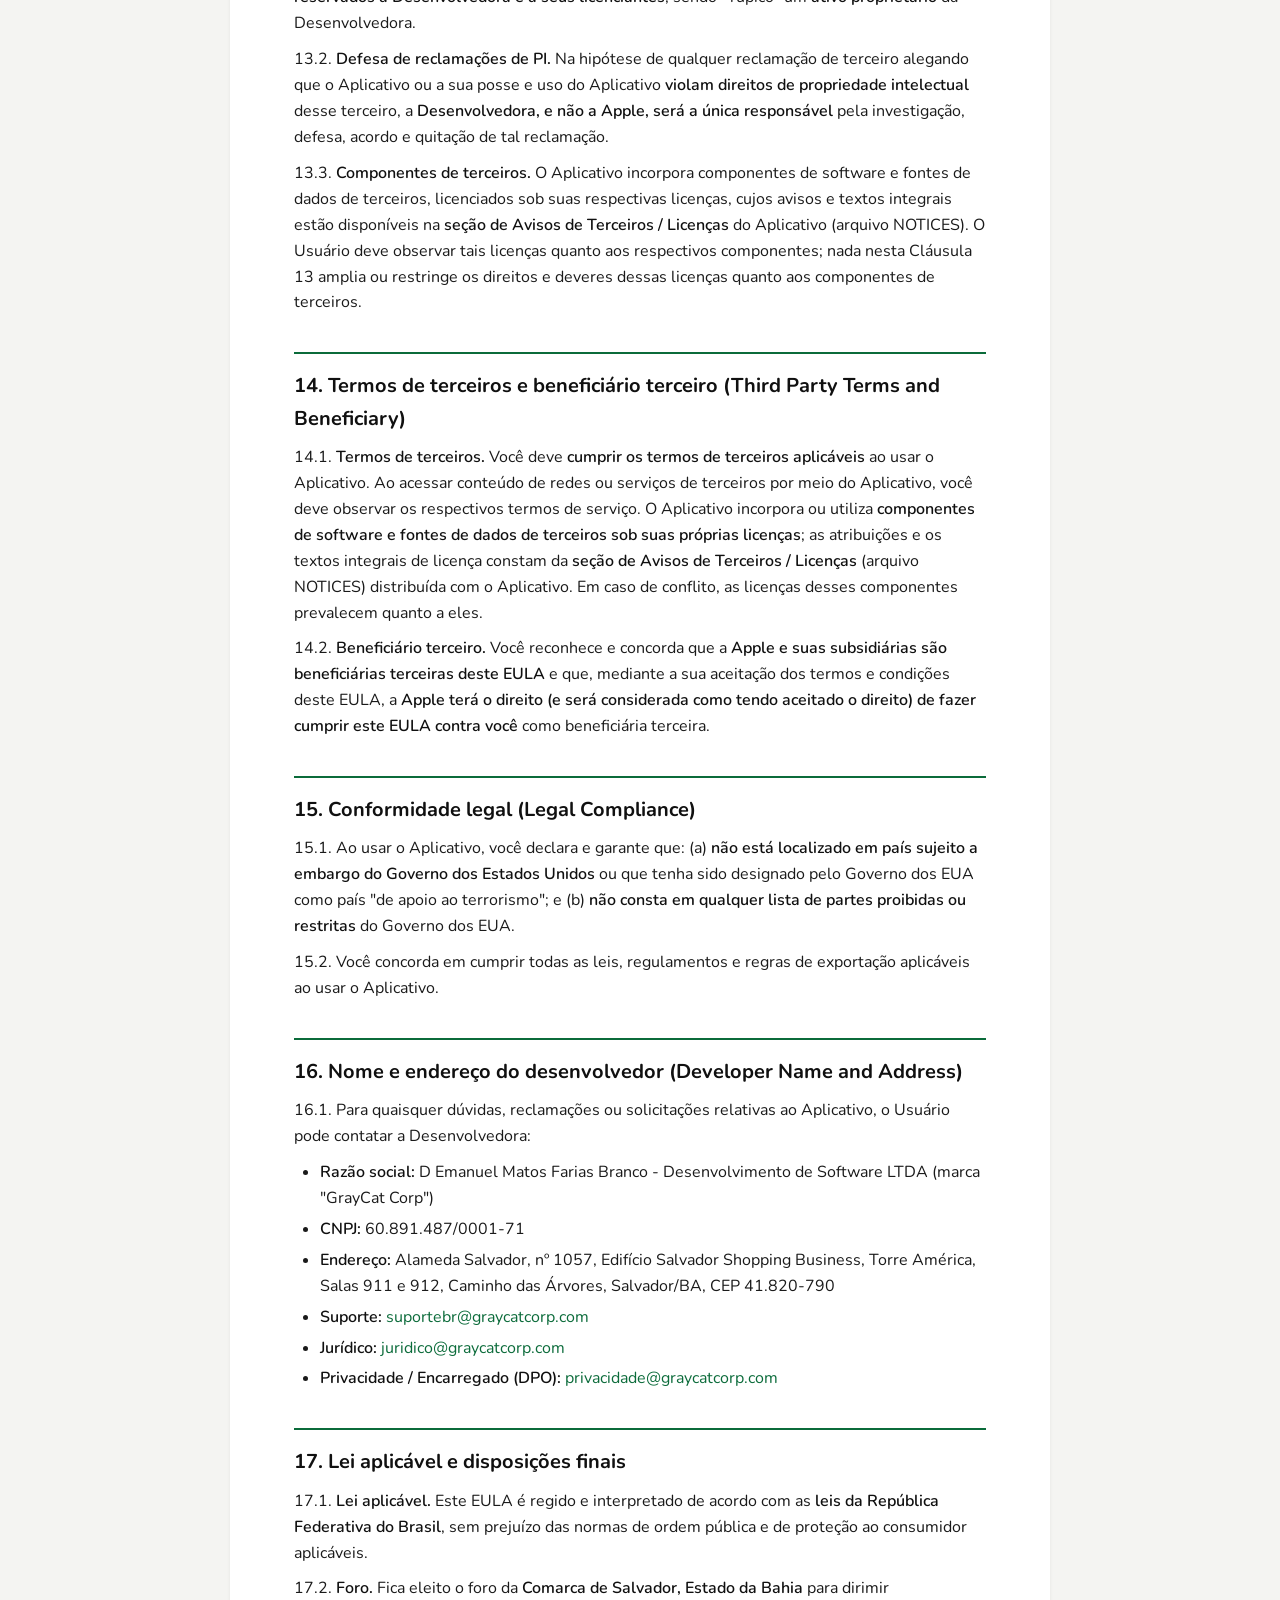
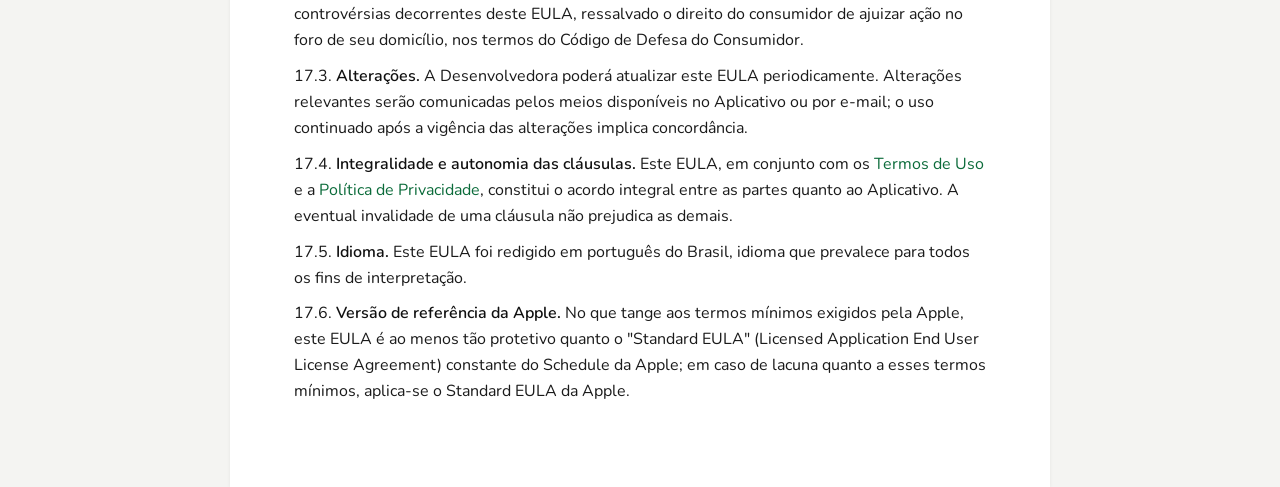
<file: eula/index.html>
<!DOCTYPE html>
<html lang="pt-BR">
<head>
<meta charset="utf-8">
<meta name="viewport" content="width=device-width, initial-scale=1">
<title>Contrato de Licença de Usuário Final (EULA) — Tupham</title>
<link rel="preconnect" href="https://fonts.googleapis.com">
<link rel="preconnect" href="https://fonts.gstatic.com" crossorigin>
<link href="https://fonts.googleapis.com/css2?family=Bungee&family=Nunito:ital,wght@0,200..1000;1,200..1000&display=swap" rel="stylesheet">
<style>
:root{--ink:#1a1a1a;--muted:#555;--accent:#0b6b3a;--line:#e3e3e1;--bg:#ffffff;}
*{box-sizing:border-box}
body{margin:0;background:#f4f4f2;color:var(--ink);font-family:'Nunito',-apple-system,BlinkMacSystemFont,"Segoe UI",Roboto,Helvetica,Arial,sans-serif;line-height:1.62;font-size:16px;}
.doc{max-width:820px;margin:0 auto;background:var(--bg);padding:56px 64px 72px;box-shadow:0 1px 4px rgba(0,0,0,.06);}
h1{font-family:'Bungee','Nunito',sans-serif;font-weight:400;font-size:30px;line-height:1.2;margin:0 0 6px;color:#101010;letter-spacing:-.3px;}
h2{font-size:20px;margin:36px 0 10px;padding-top:16px;border-top:2px solid var(--accent);color:#101010;}
h3{font-size:16px;margin:22px 0 6px;color:#222;}
p{margin:10px 0;}
a{color:var(--accent);text-decoration:none;word-break:break-word;} a:hover{text-decoration:underline;}
strong{color:#101010;font-weight:600;}
code{background:#f0f0ee;padding:1px 5px;border-radius:4px;font-family:ui-monospace,SFMono-Regular,Menlo,monospace;font-size:.88em;color:#0b3d22;}
ul,ol{margin:10px 0;padding-left:26px;} li{margin:5px 0;}
blockquote{margin:16px 0;padding:10px 16px;border-left:4px solid var(--accent);background:#f3f8f4;color:#33503f;}
table{border-collapse:collapse;width:100%;margin:16px 0;font-size:14.5px;}
th,td{border:1px solid var(--line);padding:8px 11px;text-align:left;vertical-align:top;}
th{background:#f1f7f3;color:#101010;font-weight:600;}
tr:nth-child(even) td{background:#fafafa;}
hr{border:0;border-top:1px solid var(--line);margin:30px 0;}
@media print{
  body{background:#fff;}
  .doc{max-width:none;margin:0;padding:0;box-shadow:none;}
  @page{size:A4;margin:18mm 16mm;}
  h1,h2,h3{break-after:avoid;}
  tr,td,th,blockquote{break-inside:avoid;}
  a{color:#0b3d22;}
}
</style>
</head>
<body><main class="doc">
<h1>Contrato de Licença de Usuário Final (EULA) — Tupham</h1>
<h2>0. Preâmbulo, partes e idade mínima</h2>
<p><strong>Contratada / Desenvolvedora:</strong> D Emanuel Matos Farias Branco - Desenvolvimento de Software LTDA, inscrita no CNPJ sob nº 60.891.487/0001-71, atuando sob a marca <strong>&quot;GrayCat Corp&quot;</strong> (doravante &quot;Desenvolvedora&quot;, &quot;GrayCat Corp&quot; ou &quot;nós&quot;). O nome <strong>&quot;Tupham&quot;</strong> designa exclusivamente o <strong>Aplicativo (produto)</strong>, e não a pessoa jurídica.</p>
<p><strong>Aplicativo:</strong> Tupham, identificador <code>br.com.graycat.tupham</code>, disponível para iOS e Android, em português do Brasil (doravante &quot;Aplicativo&quot; ou &quot;App&quot;).</p>
<p><strong>Contatos:</strong></p>
<ul>
<li>Jurídico: <a href="mailto:juridico@graycatcorp.com">juridico@graycatcorp.com</a></li>
<li>Suporte: <a href="mailto:suportebr@graycatcorp.com">suportebr@graycatcorp.com</a></li>
<li>Privacidade / Encarregado (DPO): <a href="mailto:privacidade@graycatcorp.com">privacidade@graycatcorp.com</a></li>
</ul>
<p><strong>Data de vigência:</strong> 03/06/2026</p>
<p>Ao baixar, instalar, acessar ou utilizar o Aplicativo, você (&quot;Usuário&quot; ou &quot;você&quot;) declara ter lido, compreendido e concordado integralmente com este Contrato de Licença de Usuário Final (&quot;EULA&quot;), bem como com os <a href="https://tupham.com.br/terms">Termos de Uso</a> e a <a href="https://tupham.com.br/privacy">Política de Privacidade</a>. Caso não concorde, não utilize o Aplicativo.</p>
<p><strong>Idade mínima:</strong> O Aplicativo destina-se exclusivamente a <strong>maiores de 18 (dezoito) anos</strong>. Ao utilizá-lo, você declara ter no mínimo 18 anos completos. O gate de idade de 18 anos funciona, ainda, como <strong>salvaguarda</strong> em relação à possibilidade de exibição de conteúdo de terceiros, conforme a Cláusula 6.5.</p>
<h2>1. Reconhecimento (Acknowledgement)</h2>
<p>1.1. Este EULA é celebrado <strong>exclusivamente entre você (Usuário) e a Desenvolvedora</strong> (D Emanuel Matos Farias Branco - Desenvolvimento de Software LTDA, sob a marca &quot;GrayCat Corp&quot;), e <strong>não com a Apple Inc. (&quot;Apple&quot;)</strong>.</p>
<p>1.2. A <strong>Desenvolvedora, e não a Apple, é a única e exclusiva responsável</strong> pelo Aplicativo Tupham e por todo o seu conteúdo, incluindo as respostas geradas pelo modelo de inteligência artificial embarcado.</p>
<p>1.3. Este EULA não confere à Apple qualquer obrigação ou responsabilidade em relação ao Aplicativo, ressalvado o disposto na Cláusula 14 (Beneficiário Terceiro). Os termos deste EULA não podem ser menos protetivos ao Usuário do que os Termos de Serviço do Apple Media Services aplicáveis (Apple Media Services Terms and Conditions); em caso de conflito, prevalecem aqueles na medida da incompatibilidade.</p>
<h2>2. Escopo da licença (Scope of License)</h2>
<p>2.1. A Desenvolvedora concede a você uma licença <strong>limitada, pessoal, revogável, não exclusiva, intransferível e não sublicenciável</strong> para usar o Aplicativo: (a) nos dispositivos da marca Apple que você <strong>possua ou controle</strong>, nos termos das <strong>Regras de Uso (Usage Rules)</strong> estabelecidas nos Termos de Serviço do App Store (Apple Media Services Terms and Conditions); e (b) nos <strong>dispositivos Android que você possua ou controle</strong>, nos termos da Google Play.</p>
<p>2.2. A licença abrange igualmente quaisquer atualizações fornecidas pela Desenvolvedora que substituam ou complementem o Aplicativo, salvo se acompanhadas de licença distinta.</p>
<p>2.3. Você <strong>não poderá</strong> distribuir, revender, alugar, emprestar, ceder ou disponibilizar o Aplicativo em rede onde ele possa ser utilizado por múltiplos dispositivos ao mesmo tempo, exceto quando expressamente permitido pelas Regras de Uso aplicáveis (iOS) ou pelos termos da Google Play (Android).</p>
<p>2.4. Esta licença concede apenas o direito de <strong>uso</strong> do Aplicativo e <strong>não transfere a você qualquer direito de propriedade</strong> sobre o Aplicativo, sobre o modelo de linguagem proprietário <strong>&quot;Tupico&quot;</strong> ou sobre qualquer componente, conteúdo ou tecnologia da Desenvolvedora. <strong>Todos os direitos não expressamente concedidos neste EULA permanecem reservados à Desenvolvedora e a seus licenciantes</strong>, na forma da Cláusula 13.</p>
<h2>3. Restrições de uso e proteção da propriedade da Desenvolvedora</h2>
<p>3.1. Você concorda em <strong>não</strong>, e em não permitir que terceiros: (a) realizar <strong>engenharia reversa, descompilar, desmontar, decifrar</strong> ou de qualquer outra forma tentar derivar o código-fonte, a arquitetura, os pesos do modelo de IA, os adaptadores, os prompts, as regras, os algoritmos ou quaisquer segredos do Aplicativo; (b) <strong>extrair, copiar, espelhar, redistribuir, publicar ou disponibilizar</strong> os pesos do modelo &quot;Tupico&quot;, seus adaptadores, calibrações, prompts ou engenharia de prompt, no todo ou em parte; (c) modificar, adaptar, traduzir ou criar <strong>obras derivadas</strong> do Aplicativo ou do modelo &quot;Tupico&quot;; (d) remover, ocultar ou alterar avisos de propriedade, marcas, créditos ou atribuições; (e) contornar, desabilitar ou interferir em recursos de segurança, autenticação, criptografia ou controle de uso; (f) utilizar o Aplicativo para fins ilícitos, fraudulentos ou que violem direitos de terceiros; (g) empregar processos automatizados (scraping, bots, crawlers) para extrair dados, coletar conteúdo ou sobrecarregar a infraestrutura; (h) utilizar quaisquer saídas, respostas, dados ou conteúdos obtidos por meio do Aplicativo para <strong>treinar, criar, calibrar ou aperfeiçoar modelos de inteligência artificial concorrentes</strong> ou produtos derivados; (i) fazer <strong>uso comercial não autorizado</strong> do Aplicativo ou de qualquer de seus componentes; ou (j) utilizar a marca, o nome, o logotipo ou a identidade visual da Desenvolvedora sem autorização prévia e por escrito.</p>
<p>3.2. As proibições da Cláusula 3.1 aplicam-se na máxima extensão permitida pela legislação aplicável, ressalvadas as hipóteses em que tais restrições sejam expressamente vedadas por lei. O Aplicativo incorpora ainda <strong>componentes de software e fontes de dados de terceiros</strong>, licenciados sob suas respectivas licenças, conforme a Cláusula 14; quanto a esses componentes, prevalecem os termos das licenças correspondentes.</p>
<h2>4. Manutenção e suporte (Maintenance and Support)</h2>
<p>4.1. A <strong>Desenvolvedora é a única e exclusiva responsável</strong> por fornecer serviços de manutenção e suporte relativos ao Aplicativo, conforme exigido por lei aplicável ou conforme especificado neste EULA.</p>
<p>4.2. A <strong>Apple não tem qualquer obrigação</strong> de prestar serviços de manutenção ou suporte em relação ao Aplicativo.</p>
<p>4.3. O canal de suporte ao Usuário é o e-mail <strong><a href="mailto:suportebr@graycatcorp.com">suportebr@graycatcorp.com</a></strong>. A Desenvolvedora envidará esforços razoáveis para responder às solicitações dentro de prazo razoável, observada a legislação aplicável.</p>
<h2>5. Compras e assinaturas no aplicativo</h2>
<p>5.1. O Aplicativo oferece uma <strong>assinatura premium de renovação automática</strong> e itens digitais adquiridos por meio de <strong>compras dentro do aplicativo (In-App Purchases)</strong> processadas pelo <strong>sistema de compras integrado da loja de aplicativos (App Store no iOS e Google Play no Android)</strong>. O pagamento é processado integralmente pela loja de aplicativos; a Desenvolvedora <strong>não coleta nem armazena dados de cartão de crédito</strong> do Usuário, realizando apenas a <strong>confirmação da compra junto à loja</strong>, sem acesso a dados de pagamento.</p>
<p>5.2. <strong>Preço e periodicidade</strong> da assinatura são exibidos na própria tela de compra, em tempo de execução, conforme informados pela App Store ou Google Play no momento da contratação.</p>
<p>5.3. <strong>Renovação automática.</strong> A assinatura é renovada automaticamente ao final de cada período, pelo preço e periodicidade então vigentes, salvo cancelamento. Caso seja oferecido período de avaliação gratuito, a cobrança ocorrerá ao término desse período, a menos que você cancele antes do fim do período gratuito. <strong>O cancelamento é feito a qualquer tempo nas configurações da sua conta na App Store ou na Google Play</strong> e produz efeitos a partir do próximo ciclo de cobrança; períodos já iniciados não são reembolsados, ressalvadas as políticas da loja e a legislação consumerista aplicável.</p>
<p>5.4. A gestão, cancelamento e eventual reembolso da assinatura seguem as políticas da App Store / Google Play. Para mais detalhes, consulte os <a href="https://tupham.com.br/terms">Termos de Uso</a>.</p>
<p>5.5. <strong>Moeda virtual &quot;Verdis&quot;.</strong> O Aplicativo utiliza uma moeda virtual interna denominada &quot;Verdis&quot;, <strong>sem valor monetário, não conversível e não resgatável em dinheiro</strong>, descrita nos <a href="https://tupham.com.br/terms">Termos de Uso</a>. Os Verdis são obtidos por meio de ações dentro do Aplicativo e gastos em funcionalidades, não sendo comercializados avulsamente. &quot;Verdis&quot; e o sistema de Créditos Verdes são elementos proprietários da Desenvolvedora (Cláusula 13).</p>
<p>5.6. <strong>Bolão.</strong> O Aplicativo disponibiliza um <strong>concurso recreativo de palpites (&quot;Bolão&quot;)</strong>. A participação nos bolões oficiais é <strong>gratuita</strong>; os prêmios são pagos exclusivamente em <strong>Verdis (sem valor monetário e não resgatáveis em dinheiro)</strong>. A <strong>Desenvolvedora é a organizadora</strong> dos bolões oficiais; <strong>a Apple não é patrocinadora nem participa</strong> de qualquer forma. É <strong>vedado</strong> o uso do Bolão para apostas com dinheiro real entre usuários. As regras oficiais completas estão disponíveis no Aplicativo e nos <a href="https://tupham.com.br/terms">Termos de Uso</a>.</p>
<p>5.7. <strong>Créditos Verdes / impacto ambiental.</strong> Como parte de seu <strong>modelo de negócio</strong>, a Desenvolvedora destina <strong>uma parte do faturamento</strong> a iniciativas de preservação ambiental, por meio de organizações parceiras, podendo exibir no Aplicativo equivalências de impacto (por exemplo, árvores, CO₂ ou área preservada). Tal destinação é uma <strong>iniciativa da própria Desenvolvedora</strong>, e <strong>não</strong> constitui doação feita pelo Usuário. Os detalhes constam dos <a href="https://tupham.com.br/terms">Termos de Uso</a>.</p>
<h2>6. Conteúdo gerado pelo usuário e conteúdo de inteligência artificial</h2>
<p>6.1. <strong>Tolerância zero a conteúdo censurável.</strong> É expressamente proibido inserir, enviar ou tentar gerar por meio do Aplicativo qualquer conteúdo abusivo, ilícito ou censurável, incluindo, sem limitação: material de abuso sexual infantil (CSAM), conteúdo sexual explícito, discurso de ódio, ameaças, assédio, incitação à violência ou conteúdo que viole direitos de terceiros. <strong>A Desenvolvedora mantém tolerância zero</strong> a tais condutas.</p>
<p>6.2. <strong>Moderação de entrada.</strong> O Aplicativo aplica filtros automatizados sobre o <strong>conteúdo inserido pelo Usuário</strong> (entrada), com tolerância zero a CSAM e com o objetivo de bloquear discurso de ódio, conteúdo sexual explícito e ameaças. As respostas são geradas localmente no dispositivo.</p>
<p>6.3. <strong>Mecanismo de denúncia.</strong> Você pode <strong>reportar uma resposta</strong> considerada inadequada por meio de toque longo na bolha da mensagem, opção &quot;Reportar resposta&quot;. A denúncia é registrada e analisada pela equipe da Desenvolvedora.</p>
<p>6.4. <strong>Remoção e encerramento.</strong> A Desenvolvedora reserva-se o direito de, a seu critério e a qualquer tempo, <strong>remover conteúdo</strong> e <strong>suspender ou encerrar contas</strong> que violem este EULA ou os Termos de Uso, sem aviso prévio quando a gravidade ou a lei assim exigir.</p>
<p>6.5. <strong>Conteúdo de terceiros.</strong> As respostas podem incorporar trechos de conteúdo de terceiros obtidos por meio de busca na web e de outras fontes externas que a Desenvolvedora <strong>não controla</strong>. Tais conteúdos são de responsabilidade de seus respectivos autores e podem conter <strong>imprecisões ou material censurável</strong>; a Desenvolvedora <strong>não os endossa nem garante sua exatidão</strong> e <strong>não se responsabiliza por conteúdo de fontes externas</strong>. Por essa razão, e como salvaguarda adicional, o Aplicativo é restrito a <strong>maiores de 18 anos</strong> (vide cláusula de Idade mínima) e classificado nas lojas de aplicativos de forma compatível.</p>
<p>6.6. <strong>Aviso sobre saída de IA e fronteira de processamento.</strong> As respostas do Aplicativo são geradas por um modelo de linguagem e <strong>podem conter erros, imprecisões ou informações desatualizadas</strong>. <strong>Não constituem aconselhamento médico, jurídico, financeiro ou profissional</strong> de qualquer natureza. Decisões tomadas com base nas respostas são de responsabilidade exclusiva do Usuário. Embora a <strong>geração da resposta ocorra localmente no dispositivo</strong>, recursos de <strong>busca na web</strong> e de <strong>grounding factual</strong> (cartões de entidade) realizam <strong>requisições a serviços externos</strong>, conforme detalhado na <a href="https://tupham.com.br/privacy">Política de Privacidade</a> e na Cláusula 7.4 (transferência internacional).</p>
<h2>7. Dados (Privacidade)</h2>
<p>7.1. O tratamento de dados pessoais realizado pelo Aplicativo é regido pela <strong><a href="https://tupham.com.br/privacy">Política de Privacidade</a></strong>, que integra este EULA por referência e está em conformidade com a Lei Geral de Proteção de Dados (Lei nº 13.709/2018 — LGPD).</p>
<p>7.2. Para utilizar o Aplicativo é <strong>obrigatória a criação de conta</strong> (e-mail/senha, Google ou Sign in with Apple no iOS); não há modo convidado ou anônimo, em razão de funcionalidades que dependem de identificação (assinatura, Verdis no servidor, Bolão e ranking multiplayer, sincronização e histórico em nuvem).</p>
<p>7.3. <strong>Conteúdo das conversas.</strong> Você reconhece que o <strong>texto integral</strong> das suas entradas e das respostas da IA é armazenado e processado, sendo também exportado para <strong>nossas ferramentas internas de análise (analytics)</strong>, com a finalidade de melhoria do serviço, controle operacional e análise. Eventual uso para aprimoramento de modelos de IA ocorre <strong>apenas de forma anonimizada e agregada, sem dados sensíveis</strong>. A base legal aplicável e demais detalhes constam da <a href="https://tupham.com.br/privacy">Política de Privacidade</a>. Você dispõe de <strong>controles afirmativos</strong> descritos na Cláusula 7.7 e na Política de Privacidade.</p>
<p>7.4. <strong>Transferência internacional.</strong> Parte do tratamento envolve operadores e provedores localizados <strong>fora do Brasil</strong> (por exemplo, nos Estados Unidos) — tais como ferramentas de diagnóstico, serviço de notificações push e rede de publicidade parceira, e as consultas de grounding factual a serviços externos de referência localizados no exterior —, o que caracteriza <strong>transferência internacional de dados</strong>, realizada com <strong>base legal</strong> (notadamente a execução do contrato e, para fins publicitários, o consentimento) e <strong>salvaguardas</strong> descritas na Política de Privacidade.</p>
<p>7.5. <strong>Permissões do dispositivo.</strong> O Aplicativo pode solicitar, com finalidade específica e mediante a sua autorização: <strong>Câmera e Fotos</strong> (leitura/OCR de documentos), <strong>Microfone e Reconhecimento de Fala</strong> (conversão de voz em texto), <strong>Face ID</strong> (autenticação offline), <strong>Rastreamento (ATT)/IDFA</strong> (publicidade — vide Cláusula 8), <strong>Localização em uso</strong> (apenas no cadastro) e <strong>Notificações push</strong>. As finalidades detalhadas constam da <a href="https://tupham.com.br/privacy">Política de Privacidade</a>.</p>
<p>7.6. <strong>Encarregado (DPO).</strong> O canal do Encarregado pelo Tratamento de Dados Pessoais é o e-mail <strong><a href="mailto:privacidade@graycatcorp.com">privacidade@graycatcorp.com</a></strong>. Encarregado: Diego Branco.</p>
<p>7.7. <strong>Controles do titular.</strong> Você pode, a qualquer tempo: <strong>excluir conversas</strong> do seu histórico; <strong>excluir sua conta</strong> integralmente no Aplicativo (Cláusula 9); <strong>ajustar suas preferências de comunicação</strong> (incluindo comunicações de marketing); gerenciar as <strong>permissões do dispositivo</strong> e o consentimento de <strong>rastreamento (ATT)</strong>; e exercer os <strong>direitos do titular</strong> previstos na LGPD (Art. 18), inclusive <strong>opor-se ao tratamento</strong> fundado em legítimo interesse, pelo canal do Encarregado (Cláusula 7.6).</p>
<h2>8. Publicidade e rastreamento (ATT/IDFA)</h2>
<p>8.1. O Aplicativo pode exibir <strong>anúncios</strong> fornecidos por nossa rede de publicidade parceira (com mediação).</p>
<p>8.2. No iOS, a personalização de anúncios e o uso do identificador de publicidade (<strong>IDFA</strong>) dependem do seu <strong>consentimento por meio da App Tracking Transparency (ATT)</strong>. Esse consentimento é <strong>livre, informado, inequívoco e revogável</strong> a qualquer tempo nas configurações do sistema operacional.</p>
<p>8.3. Caso você não autorize o rastreamento, o Aplicativo continuará funcionando, podendo exibir anúncios não personalizados, na forma permitida pelas políticas das lojas e da rede de anúncios.</p>
<p>8.4. O tratamento de dados para fins publicitários e de rastreamento, incluindo a base legal de <strong>consentimento</strong> (LGPD, Art. 7, I), está descrito na <a href="https://tupham.com.br/privacy">Política de Privacidade</a>.</p>
<h2>9. Exclusão e encerramento de conta pelo Usuário</h2>
<p>9.1. Você pode solicitar a <strong>exclusão da sua conta</strong> a qualquer tempo, <strong>diretamente no Aplicativo</strong>, conforme exigido pelas lojas de aplicativos e pela LGPD (Art. 18, VI — direito de eliminação).</p>
<p>9.2. <strong>Regime de exclusão.</strong> Ao solicitar a exclusão, os seus dados pessoais são <strong>anonimizados de forma imediata</strong> e a <strong>remoção permanente</strong> ocorre após um período de <strong>carência de 60 (sessenta) dias</strong>, decorrido o qual os dados são <strong>eliminados em definitivo</strong> dos sistemas da Desenvolvedora, incluindo as bases de produção e as ferramentas internas de análise (analytics).</p>
<p>9.3. <strong>Sign in with Apple.</strong> Caso você tenha utilizado o <strong>Sign in with Apple</strong>, a exclusão da conta importa a <strong>revogação dos tokens</strong> associados ao seu identificador junto à Apple.</p>
<p>9.4. <strong>Retenção legal.</strong> Determinados registros poderão ser <strong>retidos pelo período exigido por obrigação legal ou regulatória</strong> (por exemplo, registros fiscais/contábeis de transações; e os registros de acesso/conexão, mantidos por no mínimo 6 (seis) meses por força do art. 15 da Lei nº 12.965/2014 — Marco Civil da Internet), mesmo após a exclusão da conta, exclusivamente para o cumprimento de tais obrigações e pelo tempo nelas previsto, conforme a <a href="https://tupham.com.br/privacy">Política de Privacidade</a>.</p>
<h2>10. Garantia (Warranty)</h2>
<p>10.1. A <strong>Desenvolvedora é a única responsável</strong> por quaisquer garantias relativas ao Aplicativo, sejam expressas ou implícitas por lei, na medida em que não tenham sido validamente renunciadas.</p>
<p>10.2. Na <strong>máxima extensão permitida pela legislação aplicável</strong>, o Aplicativo é fornecido &quot;no estado em que se encontra&quot; e &quot;conforme disponível&quot;, sem garantias de funcionamento ininterrupto ou livre de erros. <strong>Esta limitação não afasta as garantias e direitos assegurados ao consumidor pelo Código de Defesa do Consumidor (Lei nº 8.078/1990), que prevalecem no que for indisponível.</strong></p>
<p>10.3. Caso o Aplicativo deixe de cumprir qualquer garantia aplicável, você poderá <strong>notificar a Apple</strong>, e a <strong>Apple poderá reembolsar o eventual preço de compra</strong> do Aplicativo a você (quando aplicável). Na <strong>máxima extensão permitida por lei, a Apple não terá qualquer outra obrigação de garantia</strong> em relação ao Aplicativo, e quaisquer outras reivindicações, perdas, responsabilidades, danos, custos ou despesas atribuíveis a falha de conformidade com garantia serão de <strong>responsabilidade exclusiva da Desenvolvedora</strong>.</p>
<h2>11. Limitação de responsabilidade e indenização</h2>
<p>11.1. <strong>Limitação de responsabilidade.</strong> Na <strong>máxima extensão permitida pela legislação aplicável</strong>, a Desenvolvedora não responde por danos indiretos, lucros cessantes, perda de dados ou danos decorrentes de decisões tomadas com base nas respostas do modelo de IA ou em conteúdo de fontes externas. <strong>Esta limitação não exclui nem reduz</strong> os direitos do consumidor assegurados pelo <strong>Código de Defesa do Consumidor (Lei nº 8.078/1990)</strong>, sendo <strong>vedada a exoneração total</strong> de responsabilidade da Desenvolvedora (CDC, Art. 51).</p>
<p>11.2. <strong>Indenização.</strong> Você concorda em <strong>indenizar e manter indene</strong> a Desenvolvedora por perdas e danos decorrentes do <strong>uso indevido</strong> do Aplicativo, da <strong>violação deste EULA</strong> ou dos Termos de Uso, ou da <strong>infração a direitos de terceiros</strong> ou à legislação aplicável.</p>
<h2>12. Reclamações sobre o produto (Product Claims)</h2>
<p>12.1. A <strong>Desenvolvedora, e não a Apple, é a responsável</strong> por tratar quaisquer reclamações suas ou de terceiros relativas ao Aplicativo ou ao uso/posse do Aplicativo, incluindo, sem limitação: (a) reclamações de responsabilidade pelo produto; (b) qualquer alegação de que o Aplicativo não atende a requisito legal ou regulatório aplicável; e (c) reclamações decorrentes de legislação de proteção ao consumidor, de privacidade ou similar.</p>
<p>12.2. Este EULA não limita a responsabilidade da Desenvolvedora além do permitido pela legislação aplicável.</p>
<h2>13. Direitos de propriedade intelectual (Intellectual Property Rights)</h2>
<p>13.1. <strong>Titularidade exclusiva.</strong> O Aplicativo e todos os seus elementos são de <strong>titularidade exclusiva da Desenvolvedora</strong> (ou de seus licenciantes), resultado de desenvolvimento próprio, incluindo, sem limitação: (a) o <strong>código-fonte</strong>, a arquitetura e a infraestrutura do Aplicativo; (b) o <strong>modelo de linguagem proprietário &quot;Tupico&quot;</strong>, abrangendo o trabalho de <strong>fine-tuning, calibração, pesos derivados e adaptadores</strong>, fruto de desenvolvimento próprio da Desenvolvedora; (c) a <strong>marca, o nome, o logotipo e a identidade visual</strong> &quot;Tupham&quot; e &quot;GrayCat Corp&quot;; (d) o sistema <strong>&quot;Verdis&quot;</strong> e os <strong>Créditos Verdes</strong>; (e) a <strong>tecnologia proprietária de busca e de grounding factual</strong>; (f) os <strong>prompts e a engenharia de prompt</strong>; e (g) todo o <strong>conteúdo curado ou produzido pela Desenvolvedora</strong>. <strong>Todos os direitos não expressamente concedidos neste EULA ficam reservados à Desenvolvedora e a seus licenciantes</strong>, sendo &quot;Tupico&quot; um <strong>ativo proprietário</strong> da Desenvolvedora.</p>
<p>13.2. <strong>Defesa de reclamações de PI.</strong> Na hipótese de qualquer reclamação de terceiro alegando que o Aplicativo ou a sua posse e uso do Aplicativo <strong>violam direitos de propriedade intelectual</strong> desse terceiro, a <strong>Desenvolvedora, e não a Apple, será a única responsável</strong> pela investigação, defesa, acordo e quitação de tal reclamação.</p>
<p>13.3. <strong>Componentes de terceiros.</strong> O Aplicativo incorpora componentes de software e fontes de dados de terceiros, licenciados sob suas respectivas licenças, cujos avisos e textos integrais estão disponíveis na <strong>seção de Avisos de Terceiros / Licenças</strong> do Aplicativo (arquivo NOTICES). O Usuário deve observar tais licenças quanto aos respectivos componentes; nada nesta Cláusula 13 amplia ou restringe os direitos e deveres dessas licenças quanto aos componentes de terceiros.</p>
<h2>14. Termos de terceiros e beneficiário terceiro (Third Party Terms and Beneficiary)</h2>
<p>14.1. <strong>Termos de terceiros.</strong> Você deve <strong>cumprir os termos de terceiros aplicáveis</strong> ao usar o Aplicativo. Ao acessar conteúdo de redes ou serviços de terceiros por meio do Aplicativo, você deve observar os respectivos termos de serviço. O Aplicativo incorpora ou utiliza <strong>componentes de software e fontes de dados de terceiros sob suas próprias licenças</strong>; as atribuições e os textos integrais de licença constam da <strong>seção de Avisos de Terceiros / Licenças</strong> (arquivo NOTICES) distribuída com o Aplicativo. Em caso de conflito, as licenças desses componentes prevalecem quanto a eles.</p>
<p>14.2. <strong>Beneficiário terceiro.</strong> Você reconhece e concorda que a <strong>Apple e suas subsidiárias são beneficiárias terceiras deste EULA</strong> e que, mediante a sua aceitação dos termos e condições deste EULA, a <strong>Apple terá o direito (e será considerada como tendo aceitado o direito) de fazer cumprir este EULA contra você</strong> como beneficiária terceira.</p>
<h2>15. Conformidade legal (Legal Compliance)</h2>
<p>15.1. Ao usar o Aplicativo, você declara e garante que: (a) <strong>não está localizado em país sujeito a embargo do Governo dos Estados Unidos</strong> ou que tenha sido designado pelo Governo dos EUA como país &quot;de apoio ao terrorismo&quot;; e (b) <strong>não consta em qualquer lista de partes proibidas ou restritas</strong> do Governo dos EUA.</p>
<p>15.2. Você concorda em cumprir todas as leis, regulamentos e regras de exportação aplicáveis ao usar o Aplicativo.</p>
<h2>16. Nome e endereço do desenvolvedor (Developer Name and Address)</h2>
<p>16.1. Para quaisquer dúvidas, reclamações ou solicitações relativas ao Aplicativo, o Usuário pode contatar a Desenvolvedora:</p>
<ul>
<li><strong>Razão social:</strong> D Emanuel Matos Farias Branco - Desenvolvimento de Software LTDA (marca &quot;GrayCat Corp&quot;)</li>
<li><strong>CNPJ:</strong> 60.891.487/0001-71</li>
<li><strong>Endereço:</strong> Alameda Salvador, nº 1057, Edifício Salvador Shopping Business, Torre América, Salas 911 e 912, Caminho das Árvores, Salvador/BA, CEP 41.820-790</li>
<li><strong>Suporte:</strong> <a href="mailto:suportebr@graycatcorp.com">suportebr@graycatcorp.com</a></li>
<li><strong>Jurídico:</strong> <a href="mailto:juridico@graycatcorp.com">juridico@graycatcorp.com</a></li>
<li><strong>Privacidade / Encarregado (DPO):</strong> <a href="mailto:privacidade@graycatcorp.com">privacidade@graycatcorp.com</a></li>
</ul>
<h2>17. Lei aplicável e disposições finais</h2>
<p>17.1. <strong>Lei aplicável.</strong> Este EULA é regido e interpretado de acordo com as <strong>leis da República Federativa do Brasil</strong>, sem prejuízo das normas de ordem pública e de proteção ao consumidor aplicáveis.</p>
<p>17.2. <strong>Foro.</strong> Fica eleito o foro da <strong>Comarca de Salvador, Estado da Bahia</strong> para dirimir controvérsias decorrentes deste EULA, ressalvado o direito do consumidor de ajuizar ação no foro de seu domicílio, nos termos do Código de Defesa do Consumidor.</p>
<p>17.3. <strong>Alterações.</strong> A Desenvolvedora poderá atualizar este EULA periodicamente. Alterações relevantes serão comunicadas pelos meios disponíveis no Aplicativo ou por e-mail; o uso continuado após a vigência das alterações implica concordância.</p>
<p>17.4. <strong>Integralidade e autonomia das cláusulas.</strong> Este EULA, em conjunto com os <a href="https://tupham.com.br/terms">Termos de Uso</a> e a <a href="https://tupham.com.br/privacy">Política de Privacidade</a>, constitui o acordo integral entre as partes quanto ao Aplicativo. A eventual invalidade de uma cláusula não prejudica as demais.</p>
<p>17.5. <strong>Idioma.</strong> Este EULA foi redigido em português do Brasil, idioma que prevalece para todos os fins de interpretação.</p>
<p>17.6. <strong>Versão de referência da Apple.</strong> No que tange aos termos mínimos exigidos pela Apple, este EULA é ao menos tão protetivo quanto o &quot;Standard EULA&quot; (Licensed Application End User License Agreement) constante do Schedule da Apple; em caso de lacuna quanto a esses termos mínimos, aplica-se o Standard EULA da Apple.</p>

</main></body>
</html>
</file>
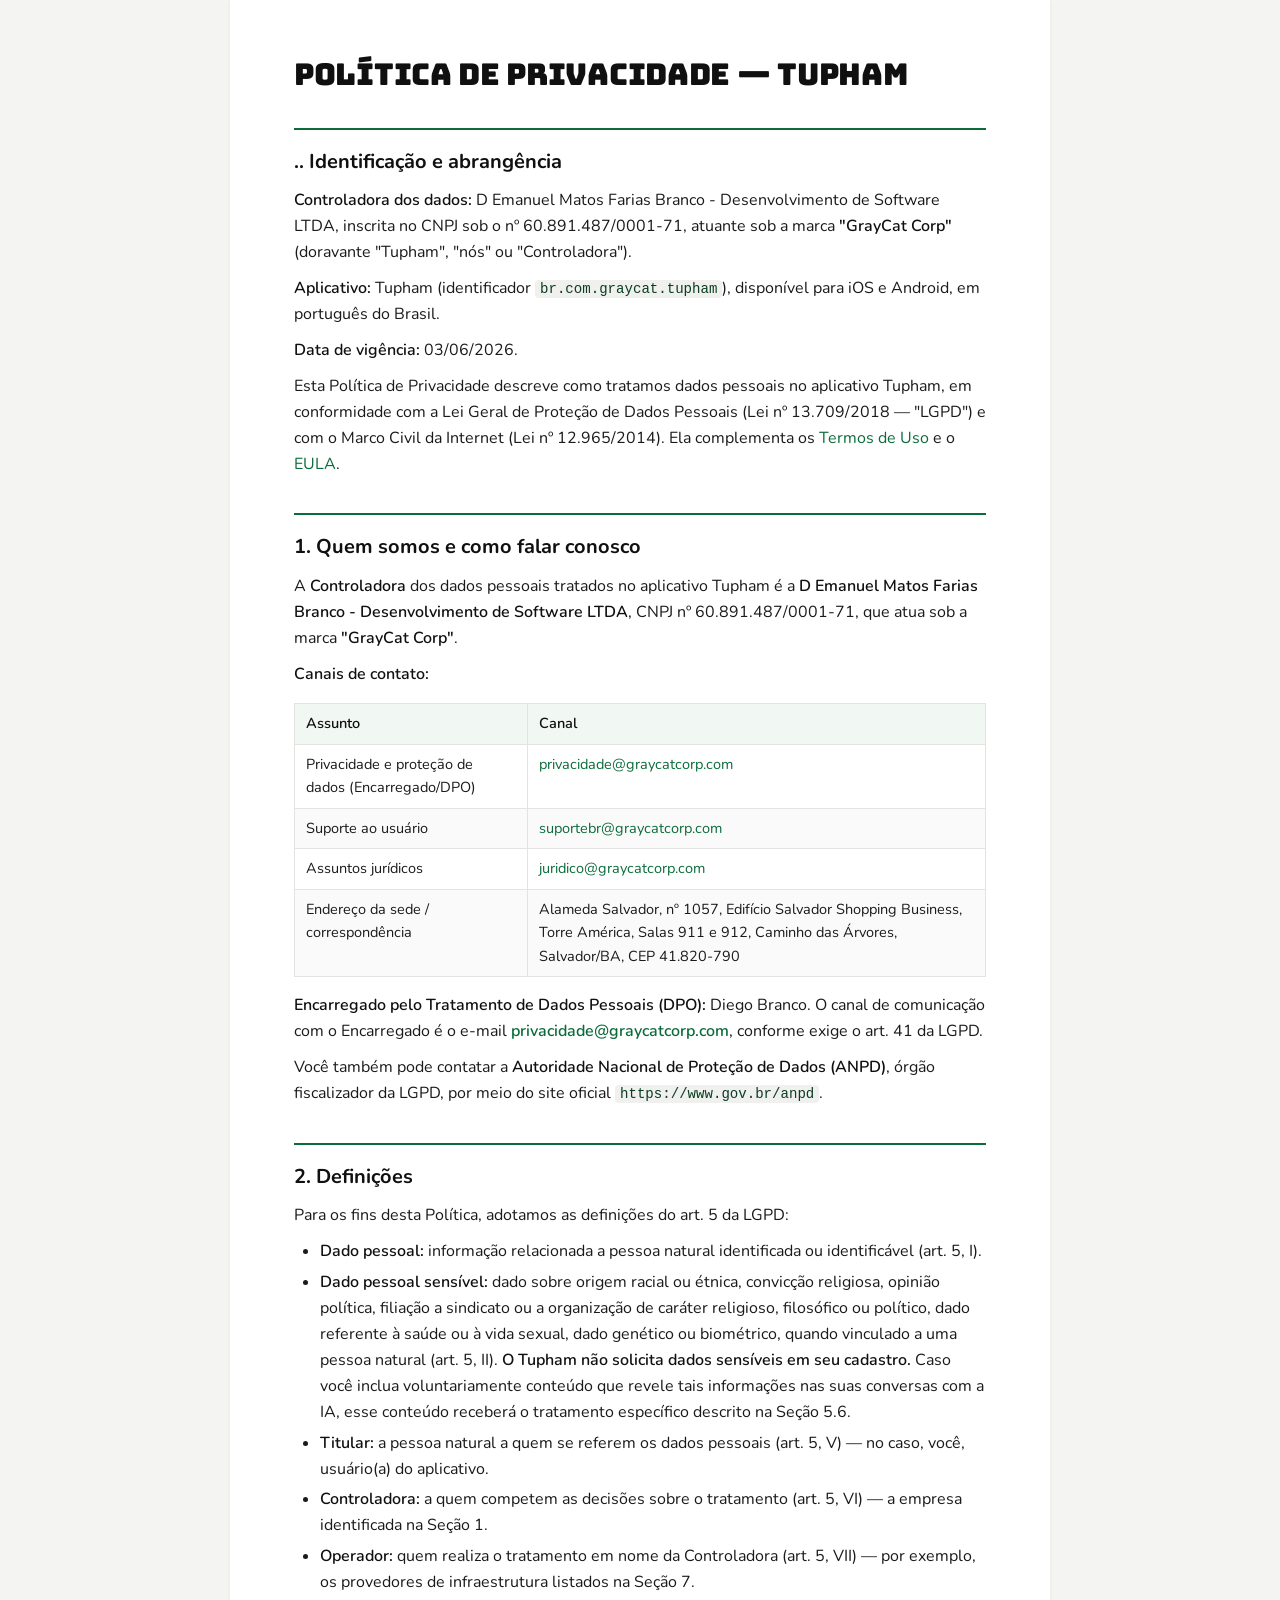
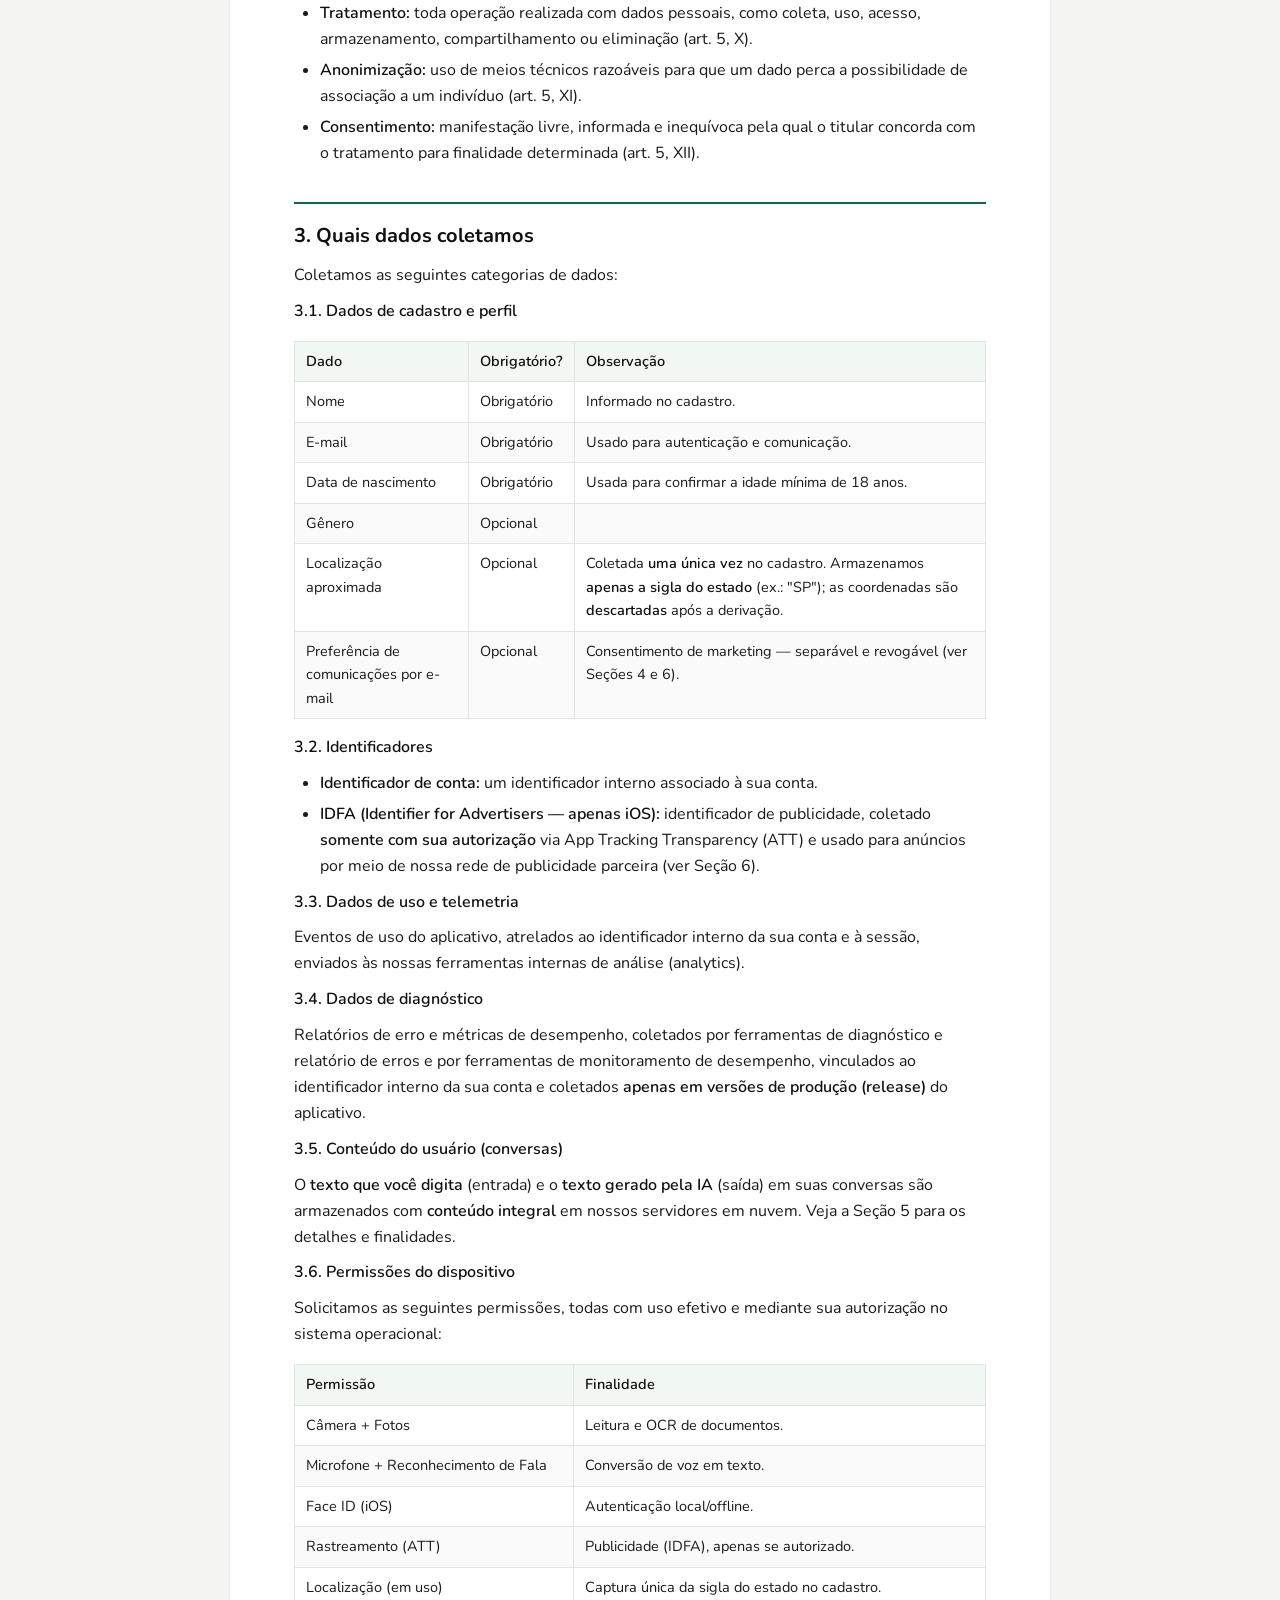
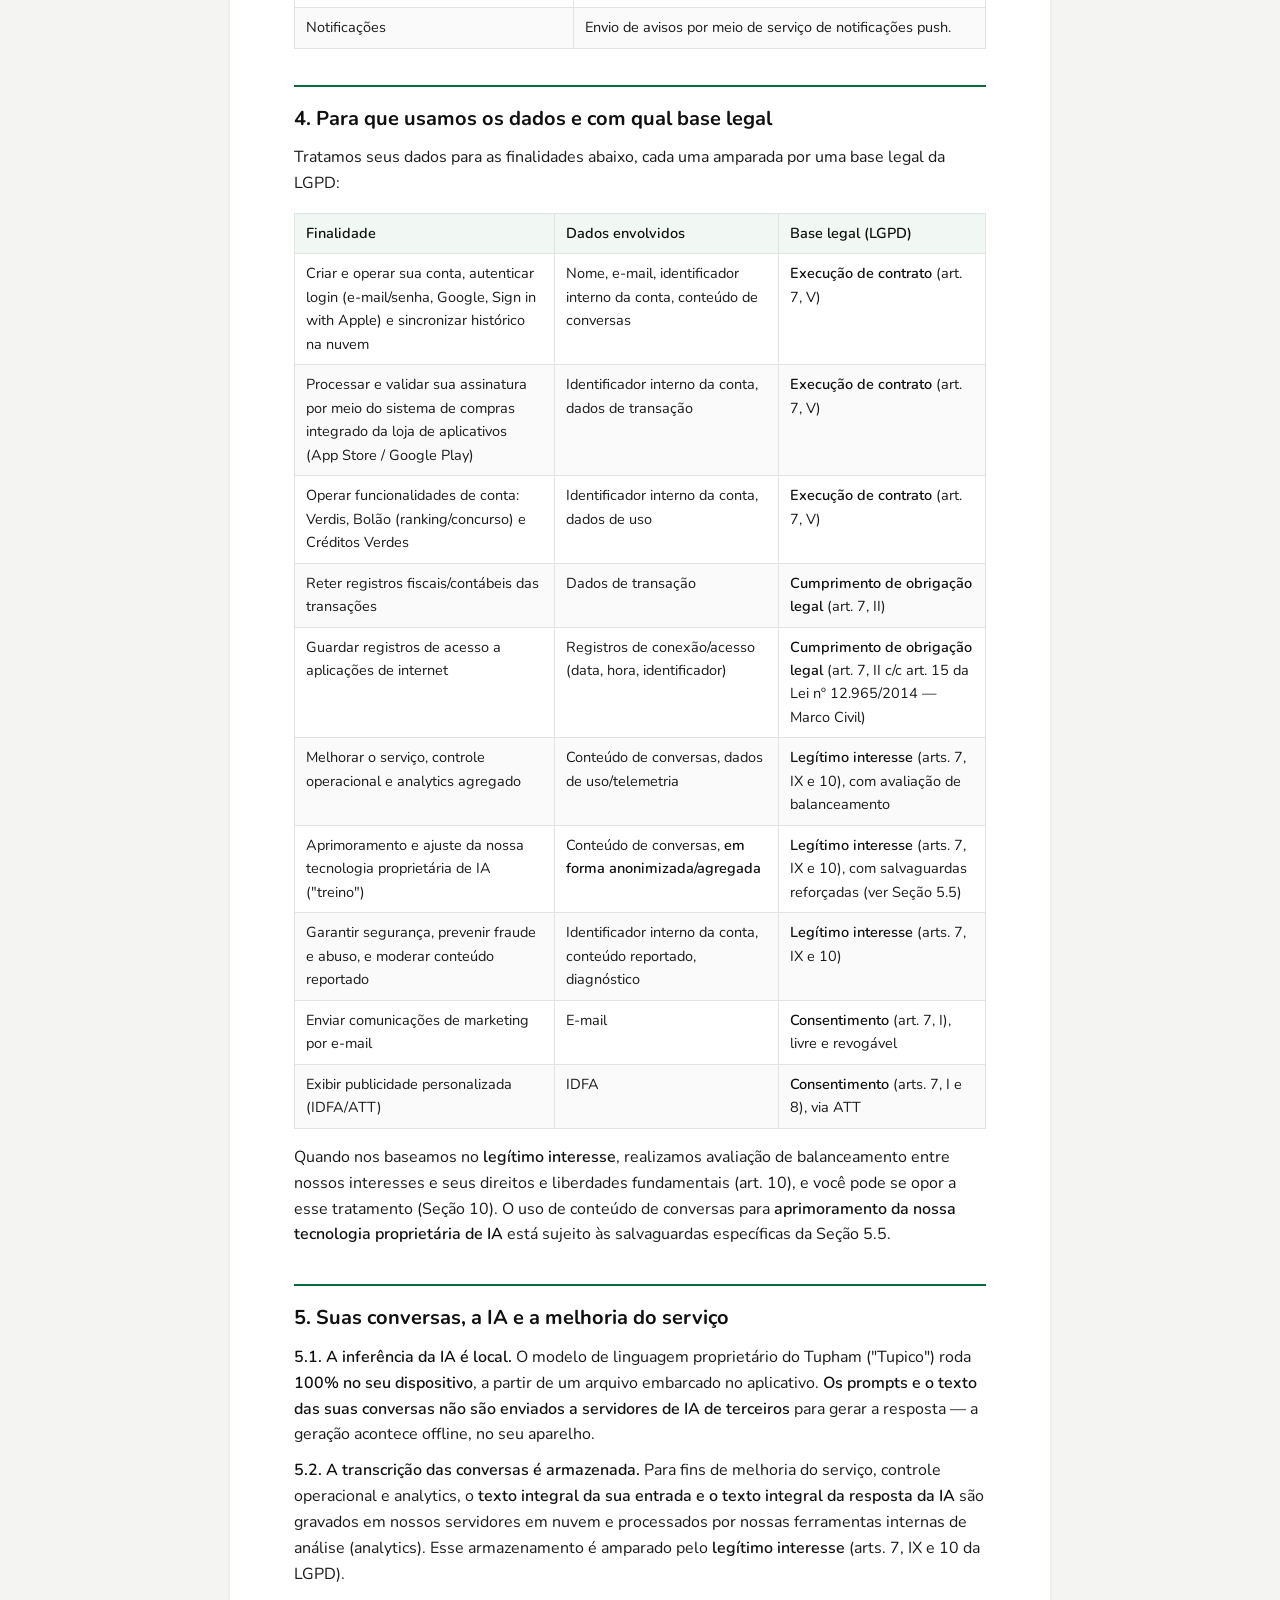
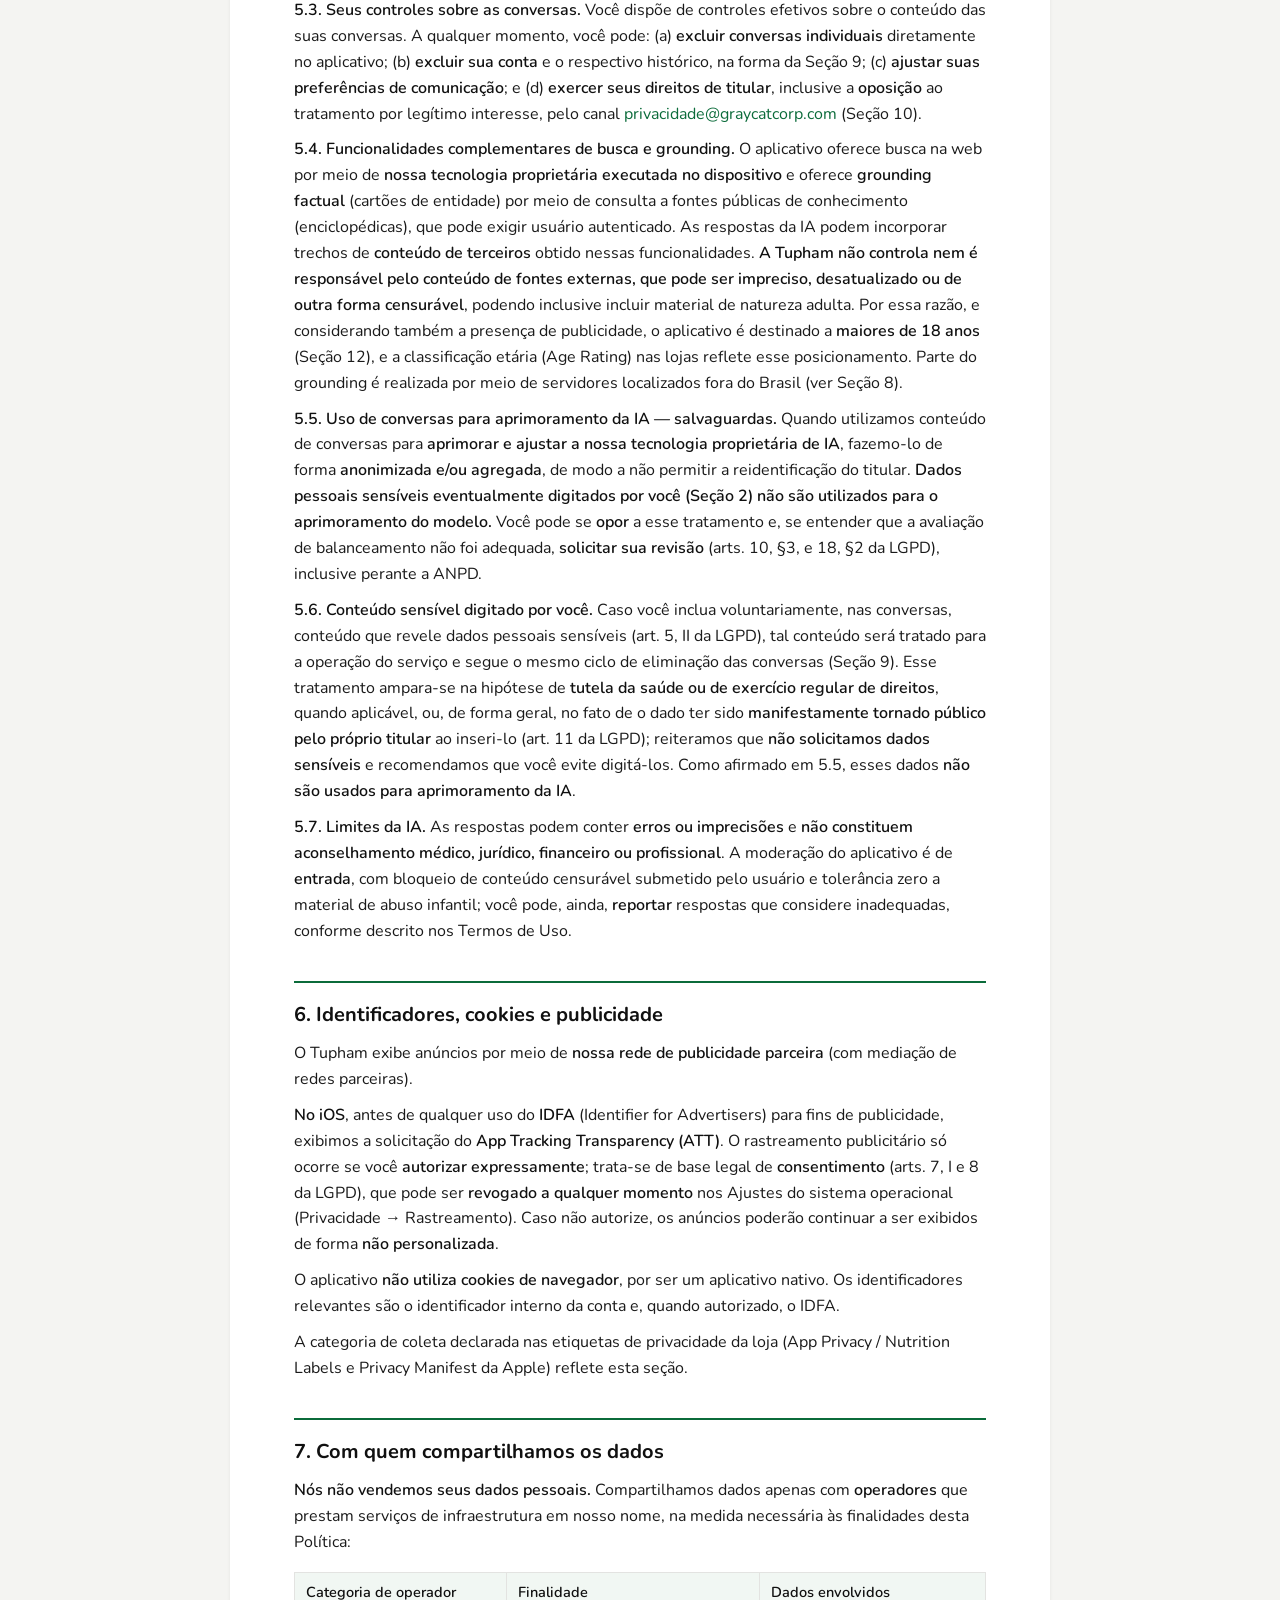
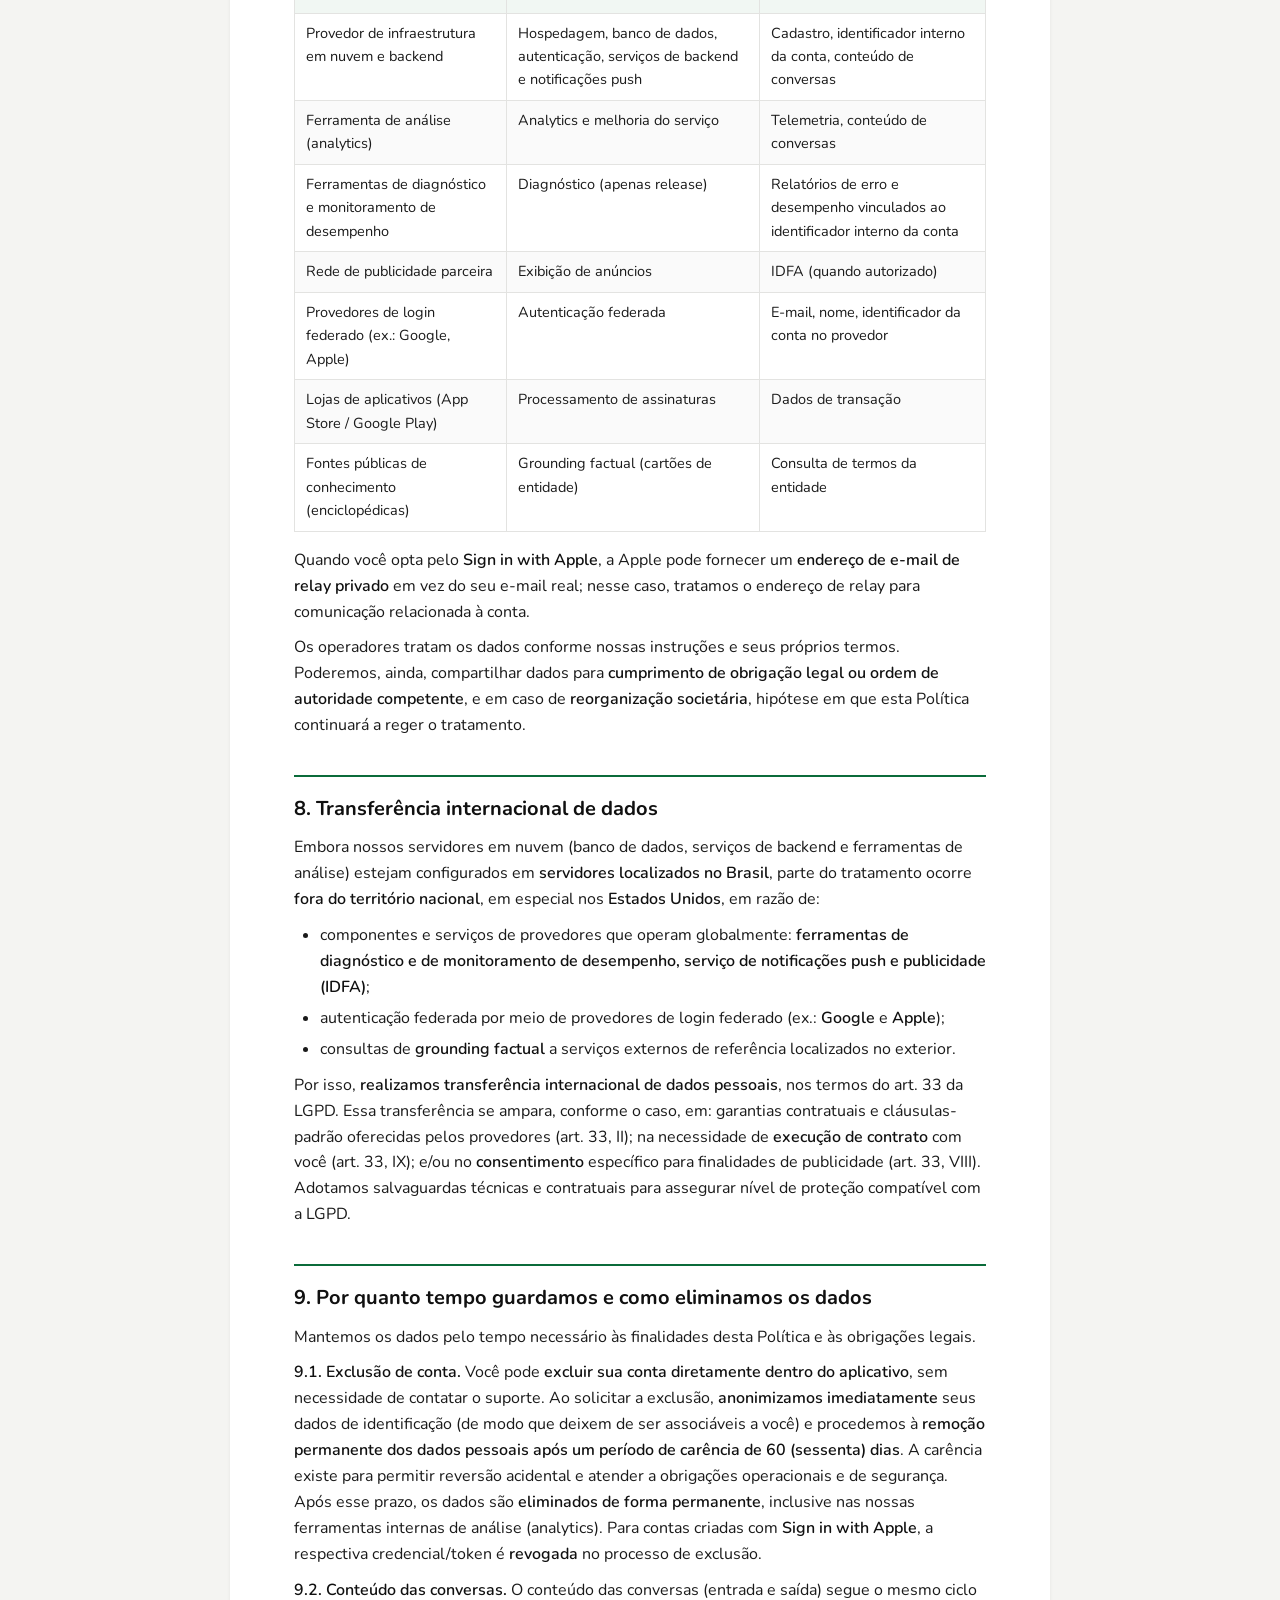
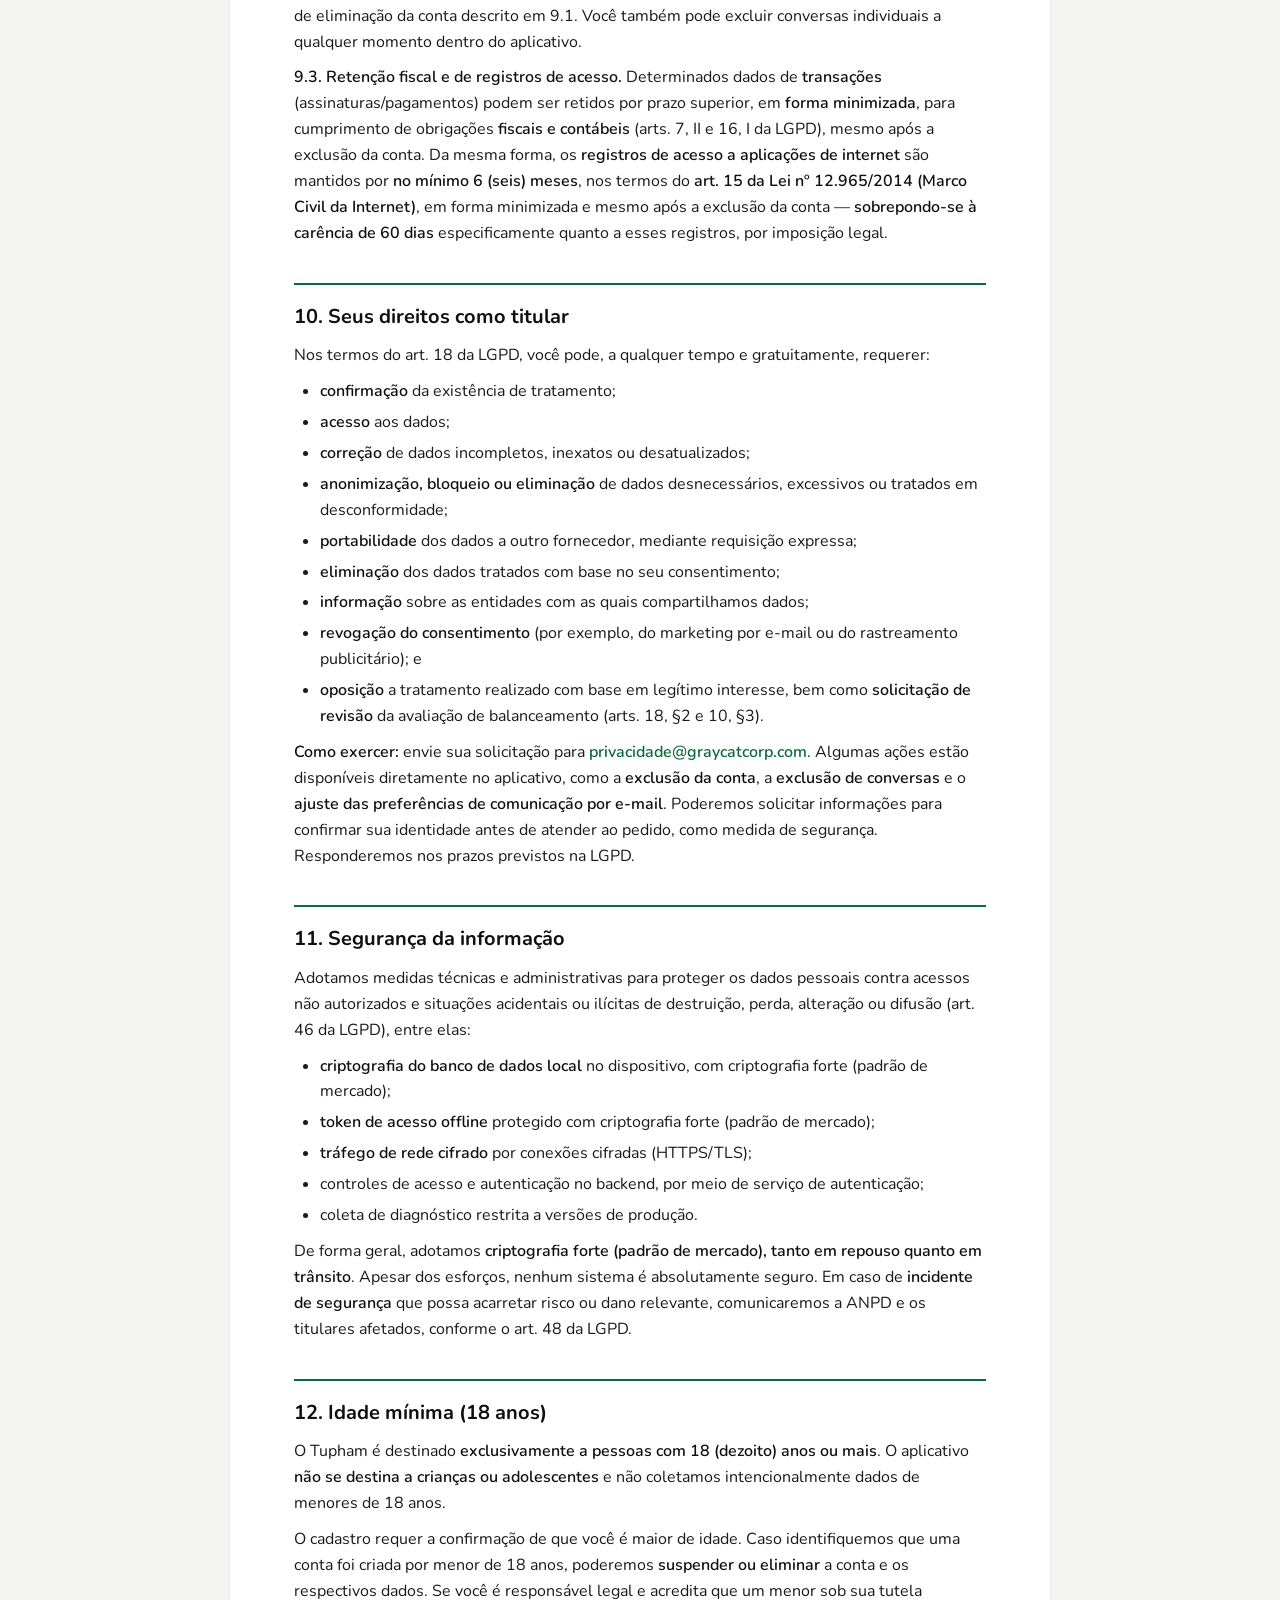
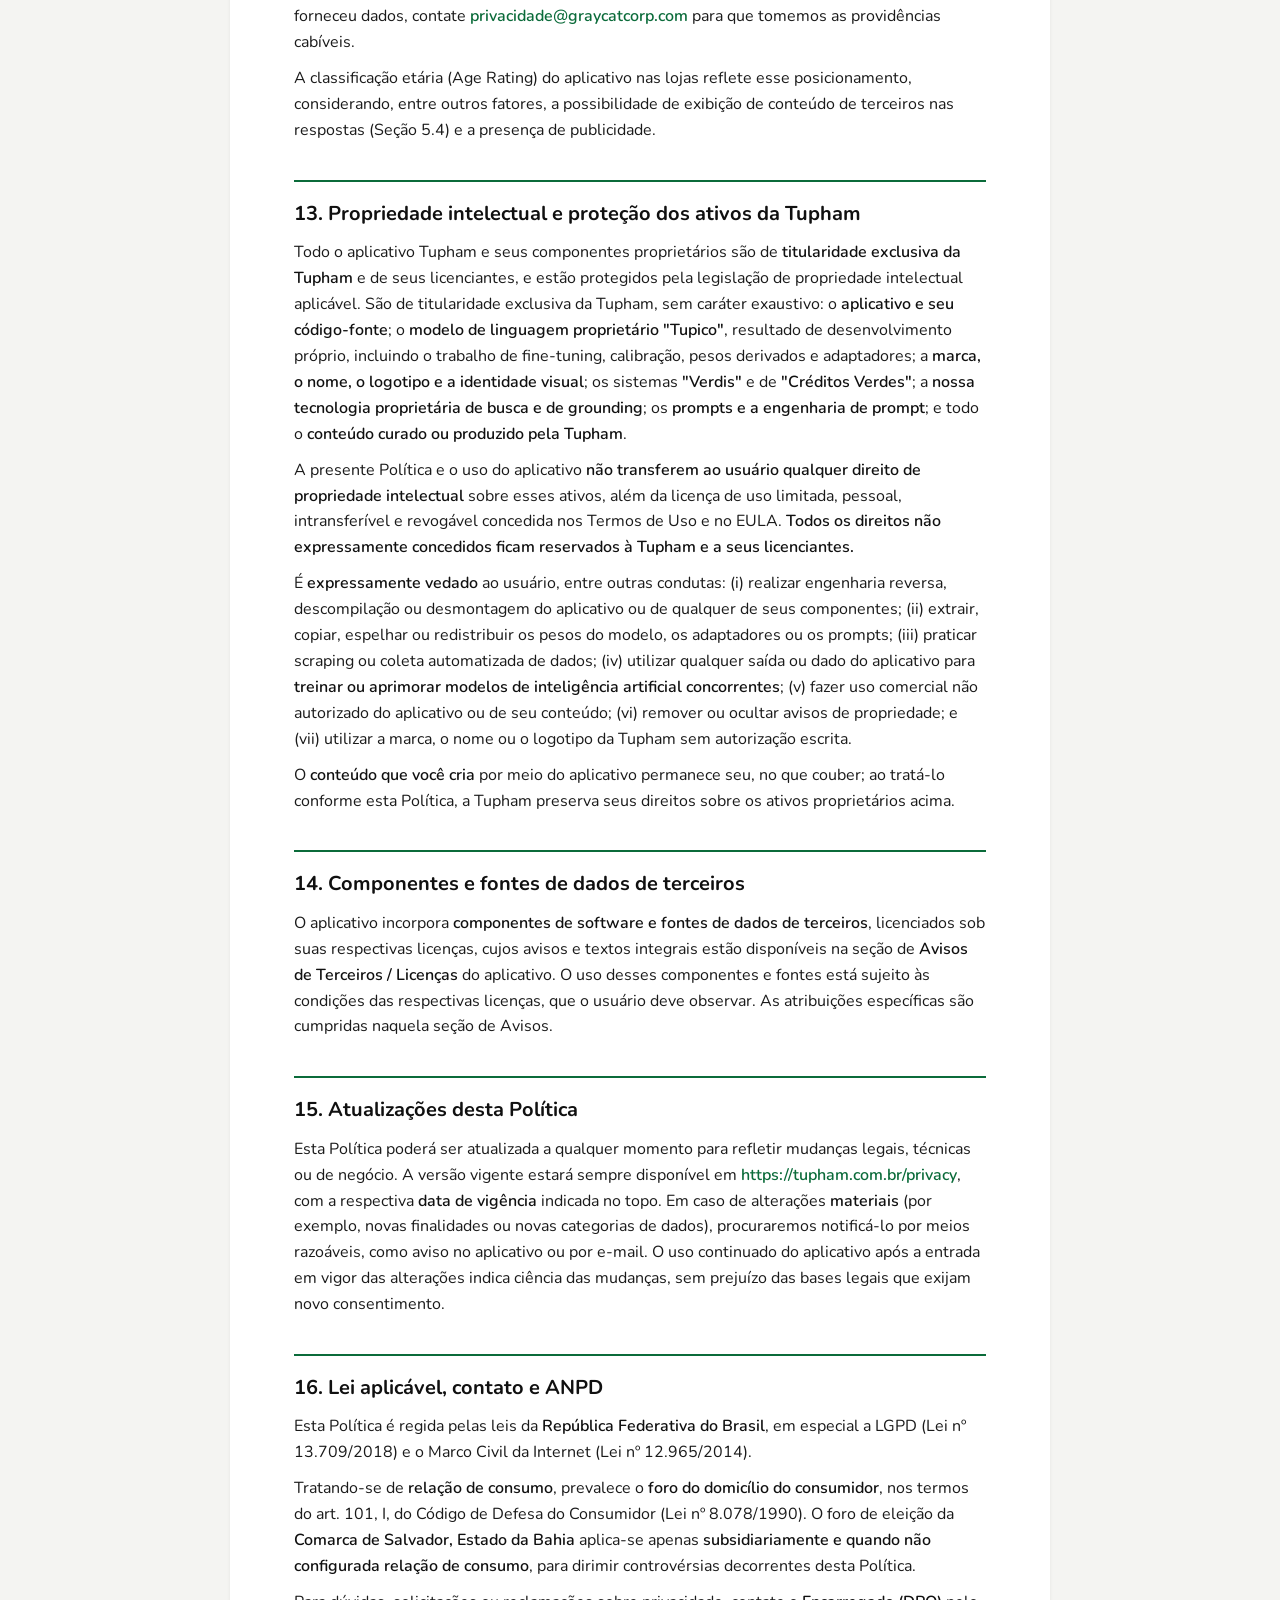
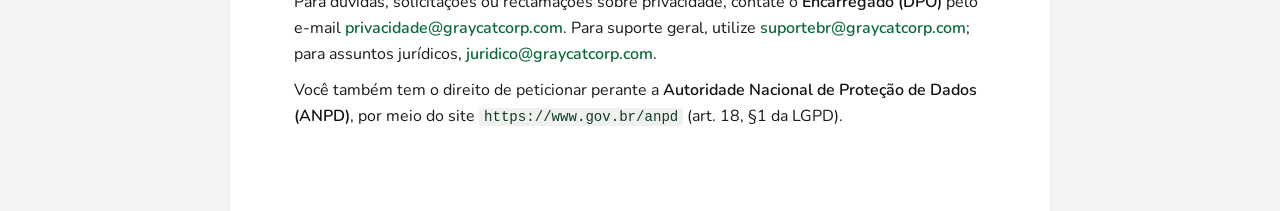
<file: privacy/index.html>
<!DOCTYPE html>
<html lang="pt-BR">
<head>
<meta charset="utf-8">
<meta name="viewport" content="width=device-width, initial-scale=1">
<title>Política de Privacidade — Tupham</title>
<link rel="preconnect" href="https://fonts.googleapis.com">
<link rel="preconnect" href="https://fonts.gstatic.com" crossorigin>
<link href="https://fonts.googleapis.com/css2?family=Bungee&family=Nunito:ital,wght@0,200..1000;1,200..1000&display=swap" rel="stylesheet">
<style>
:root{--ink:#1a1a1a;--muted:#555;--accent:#0b6b3a;--line:#e3e3e1;--bg:#ffffff;}
*{box-sizing:border-box}
body{margin:0;background:#f4f4f2;color:var(--ink);font-family:'Nunito',-apple-system,BlinkMacSystemFont,"Segoe UI",Roboto,Helvetica,Arial,sans-serif;line-height:1.62;font-size:16px;}
.doc{max-width:820px;margin:0 auto;background:var(--bg);padding:56px 64px 72px;box-shadow:0 1px 4px rgba(0,0,0,.06);}
h1{font-family:'Bungee','Nunito',sans-serif;font-weight:400;font-size:30px;line-height:1.2;margin:0 0 6px;color:#101010;letter-spacing:-.3px;}
h2{font-size:20px;margin:36px 0 10px;padding-top:16px;border-top:2px solid var(--accent);color:#101010;}
h3{font-size:16px;margin:22px 0 6px;color:#222;}
p{margin:10px 0;}
a{color:var(--accent);text-decoration:none;word-break:break-word;} a:hover{text-decoration:underline;}
strong{color:#101010;font-weight:600;}
code{background:#f0f0ee;padding:1px 5px;border-radius:4px;font-family:ui-monospace,SFMono-Regular,Menlo,monospace;font-size:.88em;color:#0b3d22;}
ul,ol{margin:10px 0;padding-left:26px;} li{margin:5px 0;}
blockquote{margin:16px 0;padding:10px 16px;border-left:4px solid var(--accent);background:#f3f8f4;color:#33503f;}
table{border-collapse:collapse;width:100%;margin:16px 0;font-size:14.5px;}
th,td{border:1px solid var(--line);padding:8px 11px;text-align:left;vertical-align:top;}
th{background:#f1f7f3;color:#101010;font-weight:600;}
tr:nth-child(even) td{background:#fafafa;}
hr{border:0;border-top:1px solid var(--line);margin:30px 0;}
@media print{
  body{background:#fff;}
  .doc{max-width:none;margin:0;padding:0;box-shadow:none;}
  @page{size:A4;margin:18mm 16mm;}
  h1,h2,h3{break-after:avoid;}
  tr,td,th,blockquote{break-inside:avoid;}
  a{color:#0b3d22;}
}
</style>
</head>
<body><main class="doc">
<h1>Política de Privacidade — Tupham</h1>
<h2>.. Identificação e abrangência</h2>
<p><strong>Controladora dos dados:</strong> D Emanuel Matos Farias Branco - Desenvolvimento de Software LTDA, inscrita no CNPJ sob o nº 60.891.487/0001-71, atuante sob a marca <strong>&quot;GrayCat Corp&quot;</strong> (doravante &quot;Tupham&quot;, &quot;nós&quot; ou &quot;Controladora&quot;).</p>
<p><strong>Aplicativo:</strong> Tupham (identificador <code>br.com.graycat.tupham</code>), disponível para iOS e Android, em português do Brasil.</p>
<p><strong>Data de vigência:</strong> 03/06/2026.</p>
<p>Esta Política de Privacidade descreve como tratamos dados pessoais no aplicativo Tupham, em conformidade com a Lei Geral de Proteção de Dados Pessoais (Lei nº 13.709/2018 — &quot;LGPD&quot;) e com o Marco Civil da Internet (Lei nº 12.965/2014). Ela complementa os <a href="https://tupham.com.br/terms">Termos de Uso</a> e o <a href="https://tupham.com.br/eula">EULA</a>.</p>
<h2>1. Quem somos e como falar conosco</h2>
<p>A <strong>Controladora</strong> dos dados pessoais tratados no aplicativo Tupham é a <strong>D Emanuel Matos Farias Branco - Desenvolvimento de Software LTDA</strong>, CNPJ nº 60.891.487/0001-71, que atua sob a marca <strong>&quot;GrayCat Corp&quot;</strong>.</p>
<p><strong>Canais de contato:</strong></p>
<table>
<thead>
<tr>
<th>Assunto</th>
<th>Canal</th>
</tr>
</thead>
<tbody>
<tr>
<td>Privacidade e proteção de dados (Encarregado/DPO)</td>
<td><a href="mailto:privacidade@graycatcorp.com">privacidade@graycatcorp.com</a></td>
</tr>
<tr>
<td>Suporte ao usuário</td>
<td><a href="mailto:suportebr@graycatcorp.com">suportebr@graycatcorp.com</a></td>
</tr>
<tr>
<td>Assuntos jurídicos</td>
<td><a href="mailto:juridico@graycatcorp.com">juridico@graycatcorp.com</a></td>
</tr>
<tr>
<td>Endereço da sede / correspondência</td>
<td>Alameda Salvador, nº 1057, Edifício Salvador Shopping Business, Torre América, Salas 911 e 912, Caminho das Árvores, Salvador/BA, CEP 41.820-790</td>
</tr>
</tbody>
</table>
<p><strong>Encarregado pelo Tratamento de Dados Pessoais (DPO):</strong> Diego Branco. O canal de comunicação com o Encarregado é o e-mail <strong><a href="mailto:privacidade@graycatcorp.com">privacidade@graycatcorp.com</a></strong>, conforme exige o art. 41 da LGPD.</p>
<p>Você também pode contatar a <strong>Autoridade Nacional de Proteção de Dados (ANPD)</strong>, órgão fiscalizador da LGPD, por meio do site oficial <code>https://www.gov.br/anpd</code>.</p>
<h2>2. Definições</h2>
<p>Para os fins desta Política, adotamos as definições do art. 5 da LGPD:</p>
<ul>
<li><strong>Dado pessoal:</strong> informação relacionada a pessoa natural identificada ou identificável (art. 5, I).</li>
<li><strong>Dado pessoal sensível:</strong> dado sobre origem racial ou étnica, convicção religiosa, opinião política, filiação a sindicato ou a organização de caráter religioso, filosófico ou político, dado referente à saúde ou à vida sexual, dado genético ou biométrico, quando vinculado a uma pessoa natural (art. 5, II). <strong>O Tupham não solicita dados sensíveis em seu cadastro.</strong> Caso você inclua voluntariamente conteúdo que revele tais informações nas suas conversas com a IA, esse conteúdo receberá o tratamento específico descrito na Seção 5.6.</li>
<li><strong>Titular:</strong> a pessoa natural a quem se referem os dados pessoais (art. 5, V) — no caso, você, usuário(a) do aplicativo.</li>
<li><strong>Controladora:</strong> a quem competem as decisões sobre o tratamento (art. 5, VI) — a empresa identificada na Seção 1.</li>
<li><strong>Operador:</strong> quem realiza o tratamento em nome da Controladora (art. 5, VII) — por exemplo, os provedores de infraestrutura listados na Seção 7.</li>
<li><strong>Tratamento:</strong> toda operação realizada com dados pessoais, como coleta, uso, acesso, armazenamento, compartilhamento ou eliminação (art. 5, X).</li>
<li><strong>Anonimização:</strong> uso de meios técnicos razoáveis para que um dado perca a possibilidade de associação a um indivíduo (art. 5, XI).</li>
<li><strong>Consentimento:</strong> manifestação livre, informada e inequívoca pela qual o titular concorda com o tratamento para finalidade determinada (art. 5, XII).</li>
</ul>
<h2>3. Quais dados coletamos</h2>
<p>Coletamos as seguintes categorias de dados:</p>
<p><strong>3.1. Dados de cadastro e perfil</strong></p>
<table>
<thead>
<tr>
<th>Dado</th>
<th>Obrigatório?</th>
<th>Observação</th>
</tr>
</thead>
<tbody>
<tr>
<td>Nome</td>
<td>Obrigatório</td>
<td>Informado no cadastro.</td>
</tr>
<tr>
<td>E-mail</td>
<td>Obrigatório</td>
<td>Usado para autenticação e comunicação.</td>
</tr>
<tr>
<td>Data de nascimento</td>
<td>Obrigatório</td>
<td>Usada para confirmar a idade mínima de 18 anos.</td>
</tr>
<tr>
<td>Gênero</td>
<td>Opcional</td>
<td></td>
</tr>
<tr>
<td>Localização aproximada</td>
<td>Opcional</td>
<td>Coletada <strong>uma única vez</strong> no cadastro. Armazenamos <strong>apenas a sigla do estado</strong> (ex.: &quot;SP&quot;); as coordenadas são <strong>descartadas</strong> após a derivação.</td>
</tr>
<tr>
<td>Preferência de comunicações por e-mail</td>
<td>Opcional</td>
<td>Consentimento de marketing — separável e revogável (ver Seções 4 e 6).</td>
</tr>
</tbody>
</table>
<p><strong>3.2. Identificadores</strong></p>
<ul>
<li><strong>Identificador de conta:</strong> um identificador interno associado à sua conta.</li>
<li><strong>IDFA (Identifier for Advertisers — apenas iOS):</strong> identificador de publicidade, coletado <strong>somente com sua autorização</strong> via App Tracking Transparency (ATT) e usado para anúncios por meio de nossa rede de publicidade parceira (ver Seção 6).</li>
</ul>
<p><strong>3.3. Dados de uso e telemetria</strong></p>
<p>Eventos de uso do aplicativo, atrelados ao identificador interno da sua conta e à sessão, enviados às nossas ferramentas internas de análise (analytics).</p>
<p><strong>3.4. Dados de diagnóstico</strong></p>
<p>Relatórios de erro e métricas de desempenho, coletados por ferramentas de diagnóstico e relatório de erros e por ferramentas de monitoramento de desempenho, vinculados ao identificador interno da sua conta e coletados <strong>apenas em versões de produção (release)</strong> do aplicativo.</p>
<p><strong>3.5. Conteúdo do usuário (conversas)</strong></p>
<p>O <strong>texto que você digita</strong> (entrada) e o <strong>texto gerado pela IA</strong> (saída) em suas conversas são armazenados com <strong>conteúdo integral</strong> em nossos servidores em nuvem. Veja a Seção 5 para os detalhes e finalidades.</p>
<p><strong>3.6. Permissões do dispositivo</strong></p>
<p>Solicitamos as seguintes permissões, todas com uso efetivo e mediante sua autorização no sistema operacional:</p>
<table>
<thead>
<tr>
<th>Permissão</th>
<th>Finalidade</th>
</tr>
</thead>
<tbody>
<tr>
<td>Câmera + Fotos</td>
<td>Leitura e OCR de documentos.</td>
</tr>
<tr>
<td>Microfone + Reconhecimento de Fala</td>
<td>Conversão de voz em texto.</td>
</tr>
<tr>
<td>Face ID (iOS)</td>
<td>Autenticação local/offline.</td>
</tr>
<tr>
<td>Rastreamento (ATT)</td>
<td>Publicidade (IDFA), apenas se autorizado.</td>
</tr>
<tr>
<td>Localização (em uso)</td>
<td>Captura única da sigla do estado no cadastro.</td>
</tr>
<tr>
<td>Notificações</td>
<td>Envio de avisos por meio de serviço de notificações push.</td>
</tr>
</tbody>
</table>
<h2>4. Para que usamos os dados e com qual base legal</h2>
<p>Tratamos seus dados para as finalidades abaixo, cada uma amparada por uma base legal da LGPD:</p>
<table>
<thead>
<tr>
<th>Finalidade</th>
<th>Dados envolvidos</th>
<th>Base legal (LGPD)</th>
</tr>
</thead>
<tbody>
<tr>
<td>Criar e operar sua conta, autenticar login (e-mail/senha, Google, Sign in with Apple) e sincronizar histórico na nuvem</td>
<td>Nome, e-mail, identificador interno da conta, conteúdo de conversas</td>
<td><strong>Execução de contrato</strong> (art. 7, V)</td>
</tr>
<tr>
<td>Processar e validar sua assinatura por meio do sistema de compras integrado da loja de aplicativos (App Store / Google Play)</td>
<td>Identificador interno da conta, dados de transação</td>
<td><strong>Execução de contrato</strong> (art. 7, V)</td>
</tr>
<tr>
<td>Operar funcionalidades de conta: Verdis, Bolão (ranking/concurso) e Créditos Verdes</td>
<td>Identificador interno da conta, dados de uso</td>
<td><strong>Execução de contrato</strong> (art. 7, V)</td>
</tr>
<tr>
<td>Reter registros fiscais/contábeis das transações</td>
<td>Dados de transação</td>
<td><strong>Cumprimento de obrigação legal</strong> (art. 7, II)</td>
</tr>
<tr>
<td>Guardar registros de acesso a aplicações de internet</td>
<td>Registros de conexão/acesso (data, hora, identificador)</td>
<td><strong>Cumprimento de obrigação legal</strong> (art. 7, II c/c art. 15 da Lei nº 12.965/2014 — Marco Civil)</td>
</tr>
<tr>
<td>Melhorar o serviço, controle operacional e analytics agregado</td>
<td>Conteúdo de conversas, dados de uso/telemetria</td>
<td><strong>Legítimo interesse</strong> (arts. 7, IX e 10), com avaliação de balanceamento</td>
</tr>
<tr>
<td>Aprimoramento e ajuste da nossa tecnologia proprietária de IA (&quot;treino&quot;)</td>
<td>Conteúdo de conversas, <strong>em forma anonimizada/agregada</strong></td>
<td><strong>Legítimo interesse</strong> (arts. 7, IX e 10), com salvaguardas reforçadas (ver Seção 5.5)</td>
</tr>
<tr>
<td>Garantir segurança, prevenir fraude e abuso, e moderar conteúdo reportado</td>
<td>Identificador interno da conta, conteúdo reportado, diagnóstico</td>
<td><strong>Legítimo interesse</strong> (arts. 7, IX e 10)</td>
</tr>
<tr>
<td>Enviar comunicações de marketing por e-mail</td>
<td>E-mail</td>
<td><strong>Consentimento</strong> (art. 7, I), livre e revogável</td>
</tr>
<tr>
<td>Exibir publicidade personalizada (IDFA/ATT)</td>
<td>IDFA</td>
<td><strong>Consentimento</strong> (arts. 7, I e 8), via ATT</td>
</tr>
</tbody>
</table>
<p>Quando nos baseamos no <strong>legítimo interesse</strong>, realizamos avaliação de balanceamento entre nossos interesses e seus direitos e liberdades fundamentais (art. 10), e você pode se opor a esse tratamento (Seção 10). O uso de conteúdo de conversas para <strong>aprimoramento da nossa tecnologia proprietária de IA</strong> está sujeito às salvaguardas específicas da Seção 5.5.</p>
<h2>5. Suas conversas, a IA e a melhoria do serviço</h2>
<p><strong>5.1. A inferência da IA é local.</strong> O modelo de linguagem proprietário do Tupham (&quot;Tupico&quot;) roda <strong>100% no seu dispositivo</strong>, a partir de um arquivo embarcado no aplicativo. <strong>Os prompts e o texto das suas conversas não são enviados a servidores de IA de terceiros</strong> para gerar a resposta — a geração acontece offline, no seu aparelho.</p>
<p><strong>5.2. A transcrição das conversas é armazenada.</strong> Para fins de melhoria do serviço, controle operacional e analytics, o <strong>texto integral da sua entrada e o texto integral da resposta da IA</strong> são gravados em nossos servidores em nuvem e processados por nossas ferramentas internas de análise (analytics). Esse armazenamento é amparado pelo <strong>legítimo interesse</strong> (arts. 7, IX e 10 da LGPD).</p>
<p><strong>5.3. Seus controles sobre as conversas.</strong> Você dispõe de controles efetivos sobre o conteúdo das suas conversas. A qualquer momento, você pode: (a) <strong>excluir conversas individuais</strong> diretamente no aplicativo; (b) <strong>excluir sua conta</strong> e o respectivo histórico, na forma da Seção 9; (c) <strong>ajustar suas preferências de comunicação</strong>; e (d) <strong>exercer seus direitos de titular</strong>, inclusive a <strong>oposição</strong> ao tratamento por legítimo interesse, pelo canal <a href="mailto:privacidade@graycatcorp.com">privacidade@graycatcorp.com</a> (Seção 10).</p>
<p><strong>5.4. Funcionalidades complementares de busca e grounding.</strong> O aplicativo oferece busca na web por meio de <strong>nossa tecnologia proprietária executada no dispositivo</strong> e oferece <strong>grounding factual</strong> (cartões de entidade) por meio de consulta a fontes públicas de conhecimento (enciclopédicas), que pode exigir usuário autenticado. As respostas da IA podem incorporar trechos de <strong>conteúdo de terceiros</strong> obtido nessas funcionalidades. <strong>A Tupham não controla nem é responsável pelo conteúdo de fontes externas, que pode ser impreciso, desatualizado ou de outra forma censurável</strong>, podendo inclusive incluir material de natureza adulta. Por essa razão, e considerando também a presença de publicidade, o aplicativo é destinado a <strong>maiores de 18 anos</strong> (Seção 12), e a classificação etária (Age Rating) nas lojas reflete esse posicionamento. Parte do grounding é realizada por meio de servidores localizados fora do Brasil (ver Seção 8).</p>
<p><strong>5.5. Uso de conversas para aprimoramento da IA — salvaguardas.</strong> Quando utilizamos conteúdo de conversas para <strong>aprimorar e ajustar a nossa tecnologia proprietária de IA</strong>, fazemo-lo de forma <strong>anonimizada e/ou agregada</strong>, de modo a não permitir a reidentificação do titular. <strong>Dados pessoais sensíveis eventualmente digitados por você (Seção 2) não são utilizados para o aprimoramento do modelo.</strong> Você pode se <strong>opor</strong> a esse tratamento e, se entender que a avaliação de balanceamento não foi adequada, <strong>solicitar sua revisão</strong> (arts. 10, §3, e 18, §2 da LGPD), inclusive perante a ANPD.</p>
<p><strong>5.6. Conteúdo sensível digitado por você.</strong> Caso você inclua voluntariamente, nas conversas, conteúdo que revele dados pessoais sensíveis (art. 5, II da LGPD), tal conteúdo será tratado para a operação do serviço e segue o mesmo ciclo de eliminação das conversas (Seção 9). Esse tratamento ampara-se na hipótese de <strong>tutela da saúde ou de exercício regular de direitos</strong>, quando aplicável, ou, de forma geral, no fato de o dado ter sido <strong>manifestamente tornado público pelo próprio titular</strong> ao inseri-lo (art. 11 da LGPD); reiteramos que <strong>não solicitamos dados sensíveis</strong> e recomendamos que você evite digitá-los. Como afirmado em 5.5, esses dados <strong>não são usados para aprimoramento da IA</strong>.</p>
<p><strong>5.7. Limites da IA.</strong> As respostas podem conter <strong>erros ou imprecisões</strong> e <strong>não constituem aconselhamento médico, jurídico, financeiro ou profissional</strong>. A moderação do aplicativo é de <strong>entrada</strong>, com bloqueio de conteúdo censurável submetido pelo usuário e tolerância zero a material de abuso infantil; você pode, ainda, <strong>reportar</strong> respostas que considere inadequadas, conforme descrito nos Termos de Uso.</p>
<h2>6. Identificadores, cookies e publicidade</h2>
<p>O Tupham exibe anúncios por meio de <strong>nossa rede de publicidade parceira</strong> (com mediação de redes parceiras).</p>
<p><strong>No iOS</strong>, antes de qualquer uso do <strong>IDFA</strong> (Identifier for Advertisers) para fins de publicidade, exibimos a solicitação do <strong>App Tracking Transparency (ATT)</strong>. O rastreamento publicitário só ocorre se você <strong>autorizar expressamente</strong>; trata-se de base legal de <strong>consentimento</strong> (arts. 7, I e 8 da LGPD), que pode ser <strong>revogado a qualquer momento</strong> nos Ajustes do sistema operacional (Privacidade → Rastreamento). Caso não autorize, os anúncios poderão continuar a ser exibidos de forma <strong>não personalizada</strong>.</p>
<p>O aplicativo <strong>não utiliza cookies de navegador</strong>, por ser um aplicativo nativo. Os identificadores relevantes são o identificador interno da conta e, quando autorizado, o IDFA.</p>
<p>A categoria de coleta declarada nas etiquetas de privacidade da loja (App Privacy / Nutrition Labels e Privacy Manifest da Apple) reflete esta seção.</p>
<h2>7. Com quem compartilhamos os dados</h2>
<p><strong>Nós não vendemos seus dados pessoais.</strong> Compartilhamos dados apenas com <strong>operadores</strong> que prestam serviços de infraestrutura em nosso nome, na medida necessária às finalidades desta Política:</p>
<table>
<thead>
<tr>
<th>Categoria de operador</th>
<th>Finalidade</th>
<th>Dados envolvidos</th>
</tr>
</thead>
<tbody>
<tr>
<td>Provedor de infraestrutura em nuvem e backend</td>
<td>Hospedagem, banco de dados, autenticação, serviços de backend e notificações push</td>
<td>Cadastro, identificador interno da conta, conteúdo de conversas</td>
</tr>
<tr>
<td>Ferramenta de análise (analytics)</td>
<td>Analytics e melhoria do serviço</td>
<td>Telemetria, conteúdo de conversas</td>
</tr>
<tr>
<td>Ferramentas de diagnóstico e monitoramento de desempenho</td>
<td>Diagnóstico (apenas release)</td>
<td>Relatórios de erro e desempenho vinculados ao identificador interno da conta</td>
</tr>
<tr>
<td>Rede de publicidade parceira</td>
<td>Exibição de anúncios</td>
<td>IDFA (quando autorizado)</td>
</tr>
<tr>
<td>Provedores de login federado (ex.: Google, Apple)</td>
<td>Autenticação federada</td>
<td>E-mail, nome, identificador da conta no provedor</td>
</tr>
<tr>
<td>Lojas de aplicativos (App Store / Google Play)</td>
<td>Processamento de assinaturas</td>
<td>Dados de transação</td>
</tr>
<tr>
<td>Fontes públicas de conhecimento (enciclopédicas)</td>
<td>Grounding factual (cartões de entidade)</td>
<td>Consulta de termos da entidade</td>
</tr>
</tbody>
</table>
<p>Quando você opta pelo <strong>Sign in with Apple</strong>, a Apple pode fornecer um <strong>endereço de e-mail de relay privado</strong> em vez do seu e-mail real; nesse caso, tratamos o endereço de relay para comunicação relacionada à conta.</p>
<p>Os operadores tratam os dados conforme nossas instruções e seus próprios termos. Poderemos, ainda, compartilhar dados para <strong>cumprimento de obrigação legal ou ordem de autoridade competente</strong>, e em caso de <strong>reorganização societária</strong>, hipótese em que esta Política continuará a reger o tratamento.</p>
<h2>8. Transferência internacional de dados</h2>
<p>Embora nossos servidores em nuvem (banco de dados, serviços de backend e ferramentas de análise) estejam configurados em <strong>servidores localizados no Brasil</strong>, parte do tratamento ocorre <strong>fora do território nacional</strong>, em especial nos <strong>Estados Unidos</strong>, em razão de:</p>
<ul>
<li>componentes e serviços de provedores que operam globalmente: <strong>ferramentas de diagnóstico e de monitoramento de desempenho, serviço de notificações push e publicidade (IDFA)</strong>;</li>
<li>autenticação federada por meio de provedores de login federado (ex.: <strong>Google</strong> e <strong>Apple</strong>);</li>
<li>consultas de <strong>grounding factual</strong> a serviços externos de referência localizados no exterior.</li>
</ul>
<p>Por isso, <strong>realizamos transferência internacional de dados pessoais</strong>, nos termos do art. 33 da LGPD. Essa transferência se ampara, conforme o caso, em: garantias contratuais e cláusulas-padrão oferecidas pelos provedores (art. 33, II); na necessidade de <strong>execução de contrato</strong> com você (art. 33, IX); e/ou no <strong>consentimento</strong> específico para finalidades de publicidade (art. 33, VIII). Adotamos salvaguardas técnicas e contratuais para assegurar nível de proteção compatível com a LGPD.</p>
<h2>9. Por quanto tempo guardamos e como eliminamos os dados</h2>
<p>Mantemos os dados pelo tempo necessário às finalidades desta Política e às obrigações legais.</p>
<p><strong>9.1. Exclusão de conta.</strong> Você pode <strong>excluir sua conta diretamente dentro do aplicativo</strong>, sem necessidade de contatar o suporte. Ao solicitar a exclusão, <strong>anonimizamos imediatamente</strong> seus dados de identificação (de modo que deixem de ser associáveis a você) e procedemos à <strong>remoção permanente dos dados pessoais após um período de carência de 60 (sessenta) dias</strong>. A carência existe para permitir reversão acidental e atender a obrigações operacionais e de segurança. Após esse prazo, os dados são <strong>eliminados de forma permanente</strong>, inclusive nas nossas ferramentas internas de análise (analytics). Para contas criadas com <strong>Sign in with Apple</strong>, a respectiva credencial/token é <strong>revogada</strong> no processo de exclusão.</p>
<p><strong>9.2. Conteúdo das conversas.</strong> O conteúdo das conversas (entrada e saída) segue o mesmo ciclo de eliminação da conta descrito em 9.1. Você também pode excluir conversas individuais a qualquer momento dentro do aplicativo.</p>
<p><strong>9.3. Retenção fiscal e de registros de acesso.</strong> Determinados dados de <strong>transações</strong> (assinaturas/pagamentos) podem ser retidos por prazo superior, em <strong>forma minimizada</strong>, para cumprimento de obrigações <strong>fiscais e contábeis</strong> (arts. 7, II e 16, I da LGPD), mesmo após a exclusão da conta. Da mesma forma, os <strong>registros de acesso a aplicações de internet</strong> são mantidos por <strong>no mínimo 6 (seis) meses</strong>, nos termos do <strong>art. 15 da Lei nº 12.965/2014 (Marco Civil da Internet)</strong>, em forma minimizada e mesmo após a exclusão da conta — <strong>sobrepondo-se à carência de 60 dias</strong> especificamente quanto a esses registros, por imposição legal.</p>
<h2>10. Seus direitos como titular</h2>
<p>Nos termos do art. 18 da LGPD, você pode, a qualquer tempo e gratuitamente, requerer:</p>
<ul>
<li><strong>confirmação</strong> da existência de tratamento;</li>
<li><strong>acesso</strong> aos dados;</li>
<li><strong>correção</strong> de dados incompletos, inexatos ou desatualizados;</li>
<li><strong>anonimização, bloqueio ou eliminação</strong> de dados desnecessários, excessivos ou tratados em desconformidade;</li>
<li><strong>portabilidade</strong> dos dados a outro fornecedor, mediante requisição expressa;</li>
<li><strong>eliminação</strong> dos dados tratados com base no seu consentimento;</li>
<li><strong>informação</strong> sobre as entidades com as quais compartilhamos dados;</li>
<li><strong>revogação do consentimento</strong> (por exemplo, do marketing por e-mail ou do rastreamento publicitário); e</li>
<li><strong>oposição</strong> a tratamento realizado com base em legítimo interesse, bem como <strong>solicitação de revisão</strong> da avaliação de balanceamento (arts. 18, §2 e 10, §3).</li>
</ul>
<p><strong>Como exercer:</strong> envie sua solicitação para <strong><a href="mailto:privacidade@graycatcorp.com">privacidade@graycatcorp.com</a></strong>. Algumas ações estão disponíveis diretamente no aplicativo, como a <strong>exclusão da conta</strong>, a <strong>exclusão de conversas</strong> e o <strong>ajuste das preferências de comunicação por e-mail</strong>. Poderemos solicitar informações para confirmar sua identidade antes de atender ao pedido, como medida de segurança. Responderemos nos prazos previstos na LGPD.</p>
<h2>11. Segurança da informação</h2>
<p>Adotamos medidas técnicas e administrativas para proteger os dados pessoais contra acessos não autorizados e situações acidentais ou ilícitas de destruição, perda, alteração ou difusão (art. 46 da LGPD), entre elas:</p>
<ul>
<li><strong>criptografia do banco de dados local</strong> no dispositivo, com criptografia forte (padrão de mercado);</li>
<li><strong>token de acesso offline</strong> protegido com criptografia forte (padrão de mercado);</li>
<li><strong>tráfego de rede cifrado</strong> por conexões cifradas (HTTPS/TLS);</li>
<li>controles de acesso e autenticação no backend, por meio de serviço de autenticação;</li>
<li>coleta de diagnóstico restrita a versões de produção.</li>
</ul>
<p>De forma geral, adotamos <strong>criptografia forte (padrão de mercado), tanto em repouso quanto em trânsito</strong>. Apesar dos esforços, nenhum sistema é absolutamente seguro. Em caso de <strong>incidente de segurança</strong> que possa acarretar risco ou dano relevante, comunicaremos a ANPD e os titulares afetados, conforme o art. 48 da LGPD.</p>
<h2>12. Idade mínima (18 anos)</h2>
<p>O Tupham é destinado <strong>exclusivamente a pessoas com 18 (dezoito) anos ou mais</strong>. O aplicativo <strong>não se destina a crianças ou adolescentes</strong> e não coletamos intencionalmente dados de menores de 18 anos.</p>
<p>O cadastro requer a confirmação de que você é maior de idade. Caso identifiquemos que uma conta foi criada por menor de 18 anos, poderemos <strong>suspender ou eliminar</strong> a conta e os respectivos dados. Se você é responsável legal e acredita que um menor sob sua tutela forneceu dados, contate <strong><a href="mailto:privacidade@graycatcorp.com">privacidade@graycatcorp.com</a></strong> para que tomemos as providências cabíveis.</p>
<p>A classificação etária (Age Rating) do aplicativo nas lojas reflete esse posicionamento, considerando, entre outros fatores, a possibilidade de exibição de conteúdo de terceiros nas respostas (Seção 5.4) e a presença de publicidade.</p>
<h2>13. Propriedade intelectual e proteção dos ativos da Tupham</h2>
<p>Todo o aplicativo Tupham e seus componentes proprietários são de <strong>titularidade exclusiva da Tupham</strong> e de seus licenciantes, e estão protegidos pela legislação de propriedade intelectual aplicável. São de titularidade exclusiva da Tupham, sem caráter exaustivo: o <strong>aplicativo e seu código-fonte</strong>; o <strong>modelo de linguagem proprietário &quot;Tupico&quot;</strong>, resultado de desenvolvimento próprio, incluindo o trabalho de fine-tuning, calibração, pesos derivados e adaptadores; a <strong>marca, o nome, o logotipo e a identidade visual</strong>; os sistemas <strong>&quot;Verdis&quot;</strong> e de <strong>&quot;Créditos Verdes&quot;</strong>; a <strong>nossa tecnologia proprietária de busca e de grounding</strong>; os <strong>prompts e a engenharia de prompt</strong>; e todo o <strong>conteúdo curado ou produzido pela Tupham</strong>.</p>
<p>A presente Política e o uso do aplicativo <strong>não transferem ao usuário qualquer direito de propriedade intelectual</strong> sobre esses ativos, além da licença de uso limitada, pessoal, intransferível e revogável concedida nos Termos de Uso e no EULA. <strong>Todos os direitos não expressamente concedidos ficam reservados à Tupham e a seus licenciantes.</strong></p>
<p>É <strong>expressamente vedado</strong> ao usuário, entre outras condutas: (i) realizar engenharia reversa, descompilação ou desmontagem do aplicativo ou de qualquer de seus componentes; (ii) extrair, copiar, espelhar ou redistribuir os pesos do modelo, os adaptadores ou os prompts; (iii) praticar scraping ou coleta automatizada de dados; (iv) utilizar qualquer saída ou dado do aplicativo para <strong>treinar ou aprimorar modelos de inteligência artificial concorrentes</strong>; (v) fazer uso comercial não autorizado do aplicativo ou de seu conteúdo; (vi) remover ou ocultar avisos de propriedade; e (vii) utilizar a marca, o nome ou o logotipo da Tupham sem autorização escrita.</p>
<p>O <strong>conteúdo que você cria</strong> por meio do aplicativo permanece seu, no que couber; ao tratá-lo conforme esta Política, a Tupham preserva seus direitos sobre os ativos proprietários acima.</p>
<h2>14. Componentes e fontes de dados de terceiros</h2>
<p>O aplicativo incorpora <strong>componentes de software e fontes de dados de terceiros</strong>, licenciados sob suas respectivas licenças, cujos avisos e textos integrais estão disponíveis na seção de <strong>Avisos de Terceiros / Licenças</strong> do aplicativo. O uso desses componentes e fontes está sujeito às condições das respectivas licenças, que o usuário deve observar. As atribuições específicas são cumpridas naquela seção de Avisos.</p>
<h2>15. Atualizações desta Política</h2>
<p>Esta Política poderá ser atualizada a qualquer momento para refletir mudanças legais, técnicas ou de negócio. A versão vigente estará sempre disponível em <strong><a href="https://tupham.com.br/privacy">https://tupham.com.br/privacy</a></strong>, com a respectiva <strong>data de vigência</strong> indicada no topo. Em caso de alterações <strong>materiais</strong> (por exemplo, novas finalidades ou novas categorias de dados), procuraremos notificá-lo por meios razoáveis, como aviso no aplicativo ou por e-mail. O uso continuado do aplicativo após a entrada em vigor das alterações indica ciência das mudanças, sem prejuízo das bases legais que exijam novo consentimento.</p>
<h2>16. Lei aplicável, contato e ANPD</h2>
<p>Esta Política é regida pelas leis da <strong>República Federativa do Brasil</strong>, em especial a LGPD (Lei nº 13.709/2018) e o Marco Civil da Internet (Lei nº 12.965/2014).</p>
<p>Tratando-se de <strong>relação de consumo</strong>, prevalece o <strong>foro do domicílio do consumidor</strong>, nos termos do art. 101, I, do Código de Defesa do Consumidor (Lei nº 8.078/1990). O foro de eleição da <strong>Comarca de Salvador, Estado da Bahia</strong> aplica-se apenas <strong>subsidiariamente e quando não configurada relação de consumo</strong>, para dirimir controvérsias decorrentes desta Política.</p>
<p>Para dúvidas, solicitações ou reclamações sobre privacidade, contate o <strong>Encarregado (DPO)</strong> pelo e-mail <strong><a href="mailto:privacidade@graycatcorp.com">privacidade@graycatcorp.com</a></strong>. Para suporte geral, utilize <strong><a href="mailto:suportebr@graycatcorp.com">suportebr@graycatcorp.com</a></strong>; para assuntos jurídicos, <strong><a href="mailto:juridico@graycatcorp.com">juridico@graycatcorp.com</a></strong>.</p>
<p>Você também tem o direito de peticionar perante a <strong>Autoridade Nacional de Proteção de Dados (ANPD)</strong>, por meio do site <code>https://www.gov.br/anpd</code> (art. 18, §1 da LGPD).</p>

</main></body>
</html>
</file>
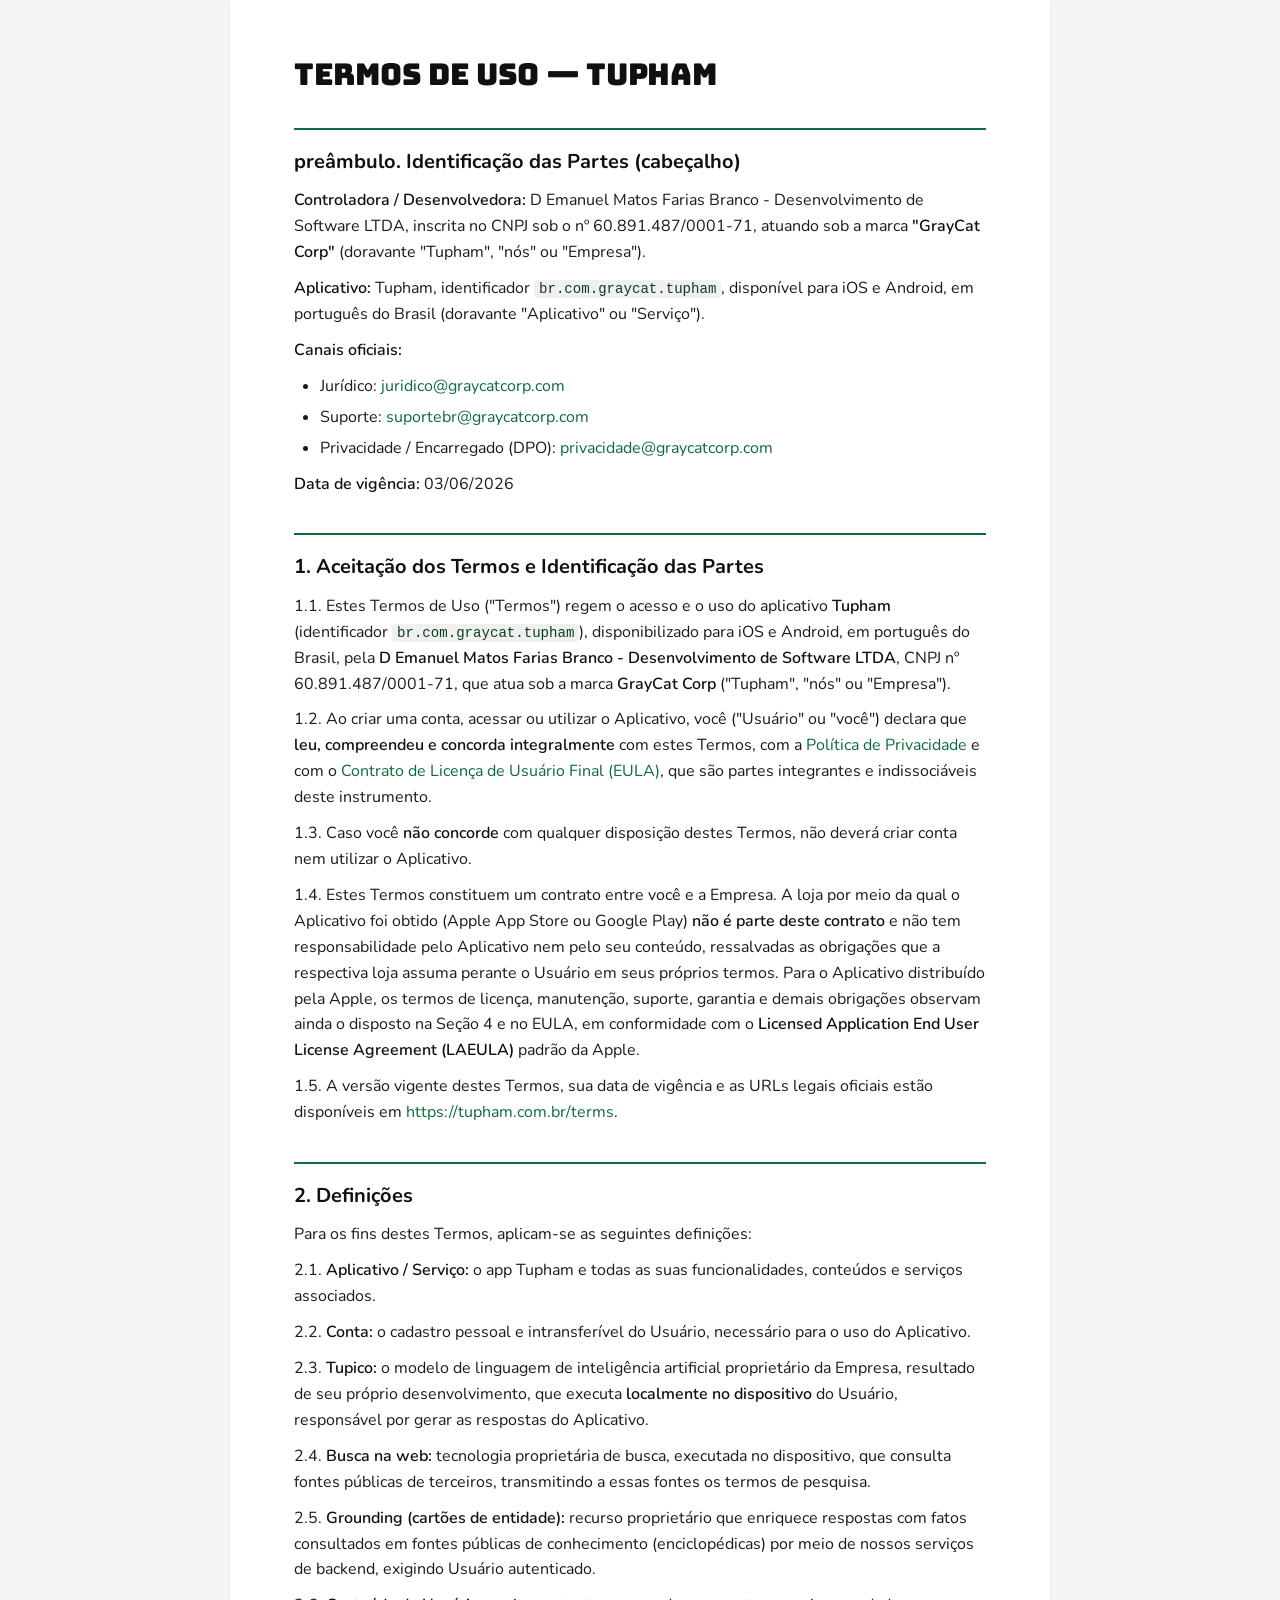
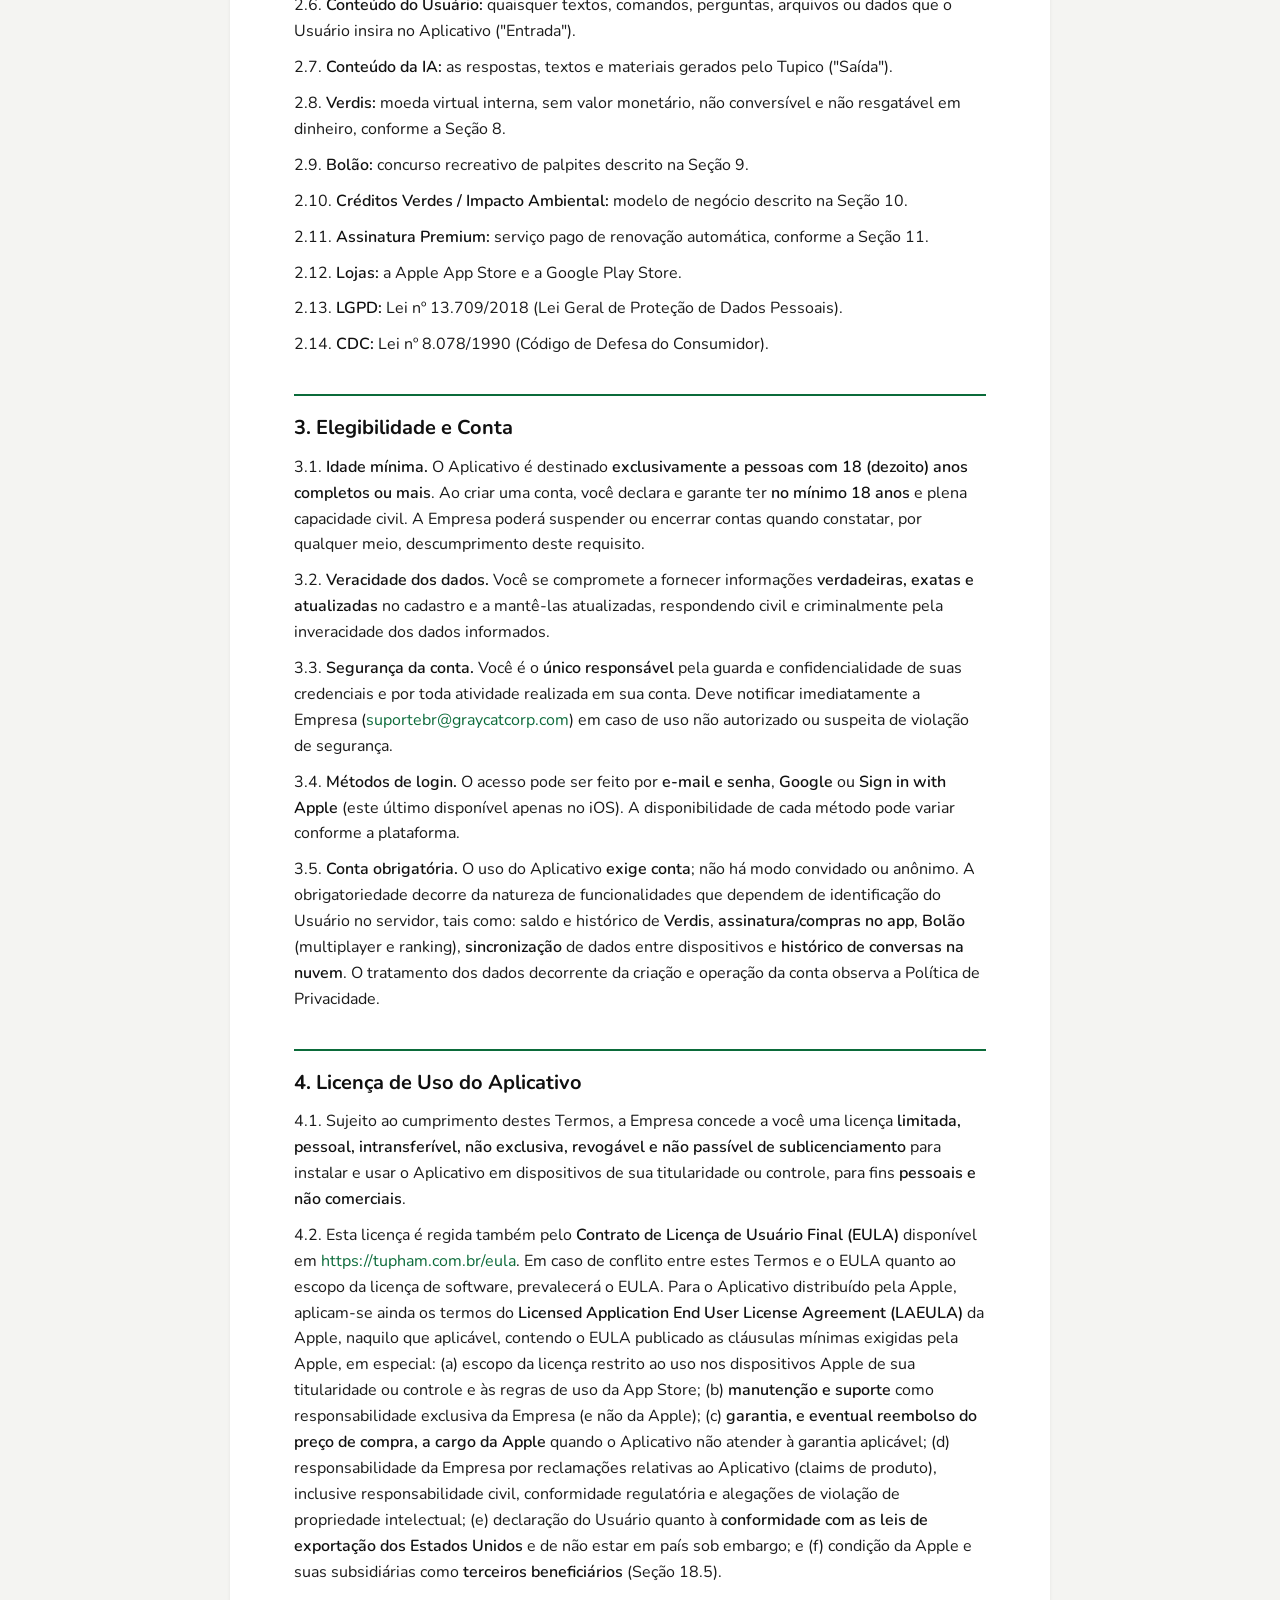
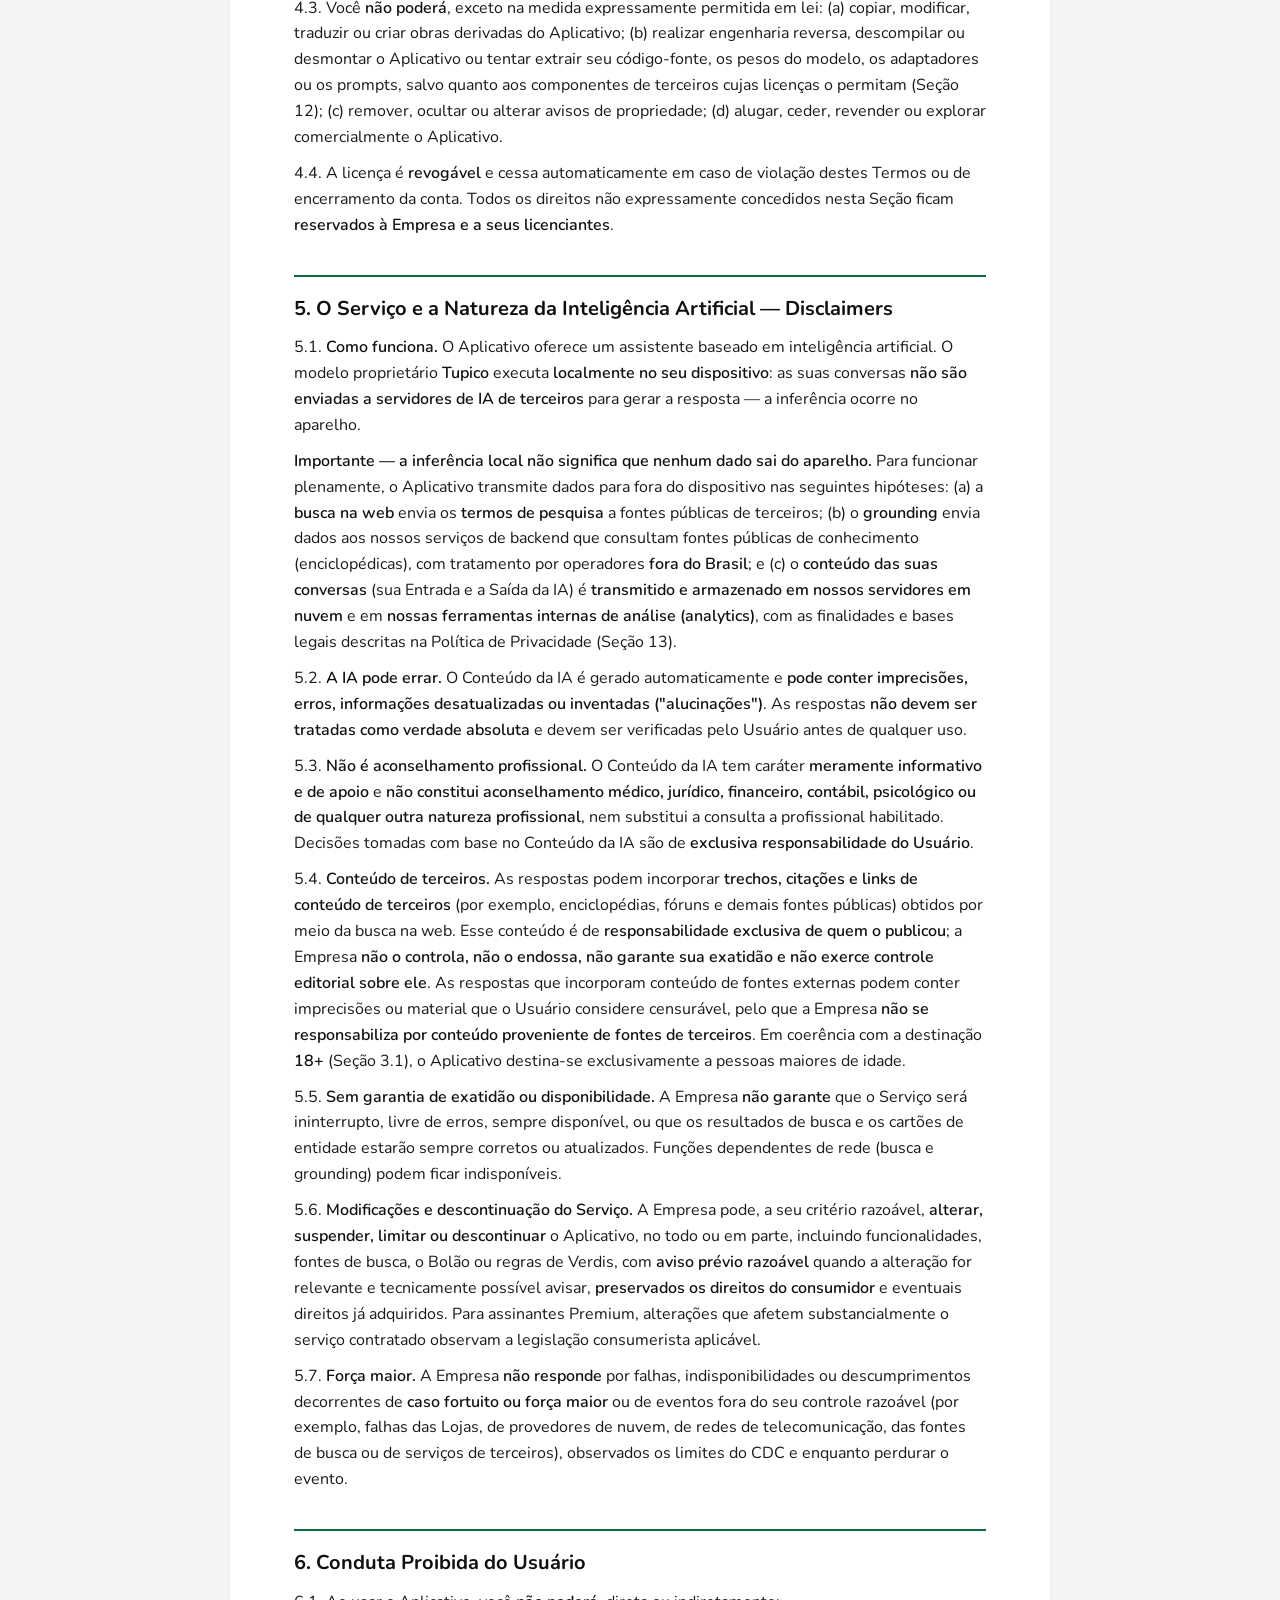
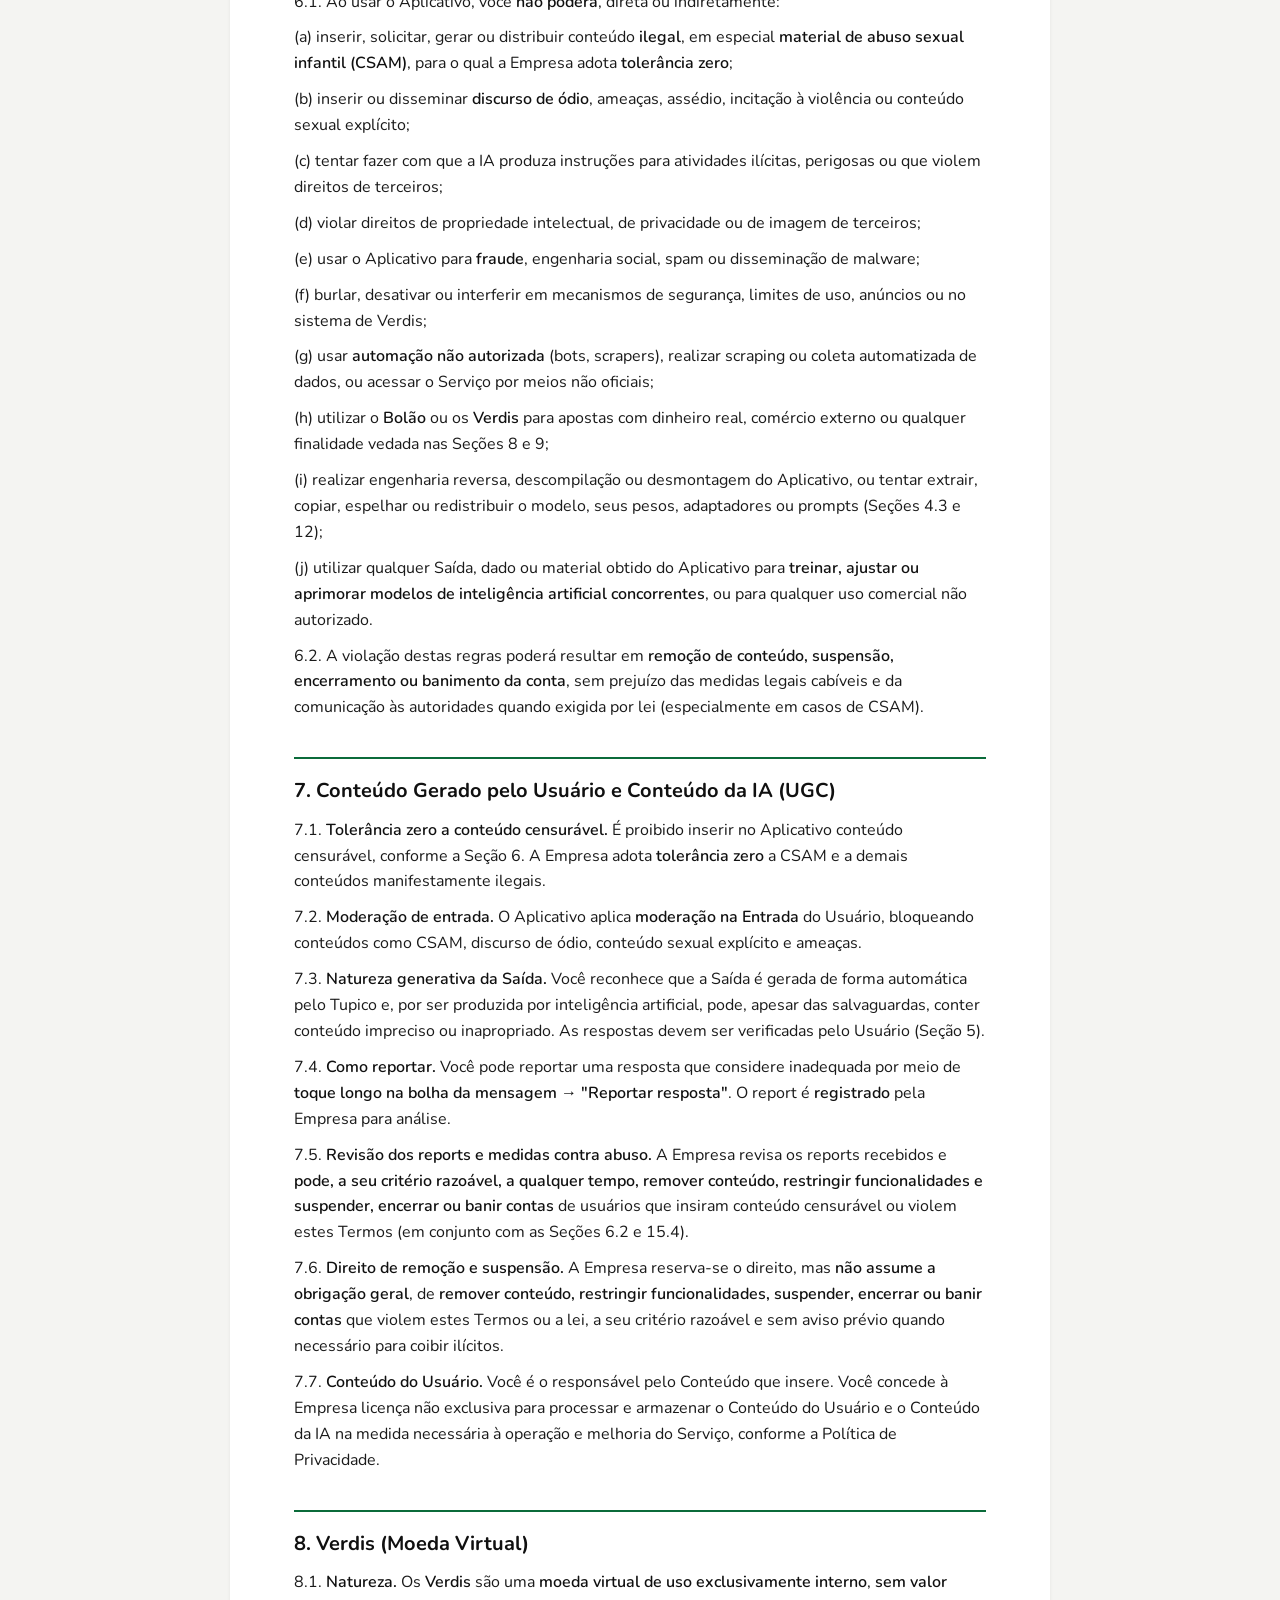
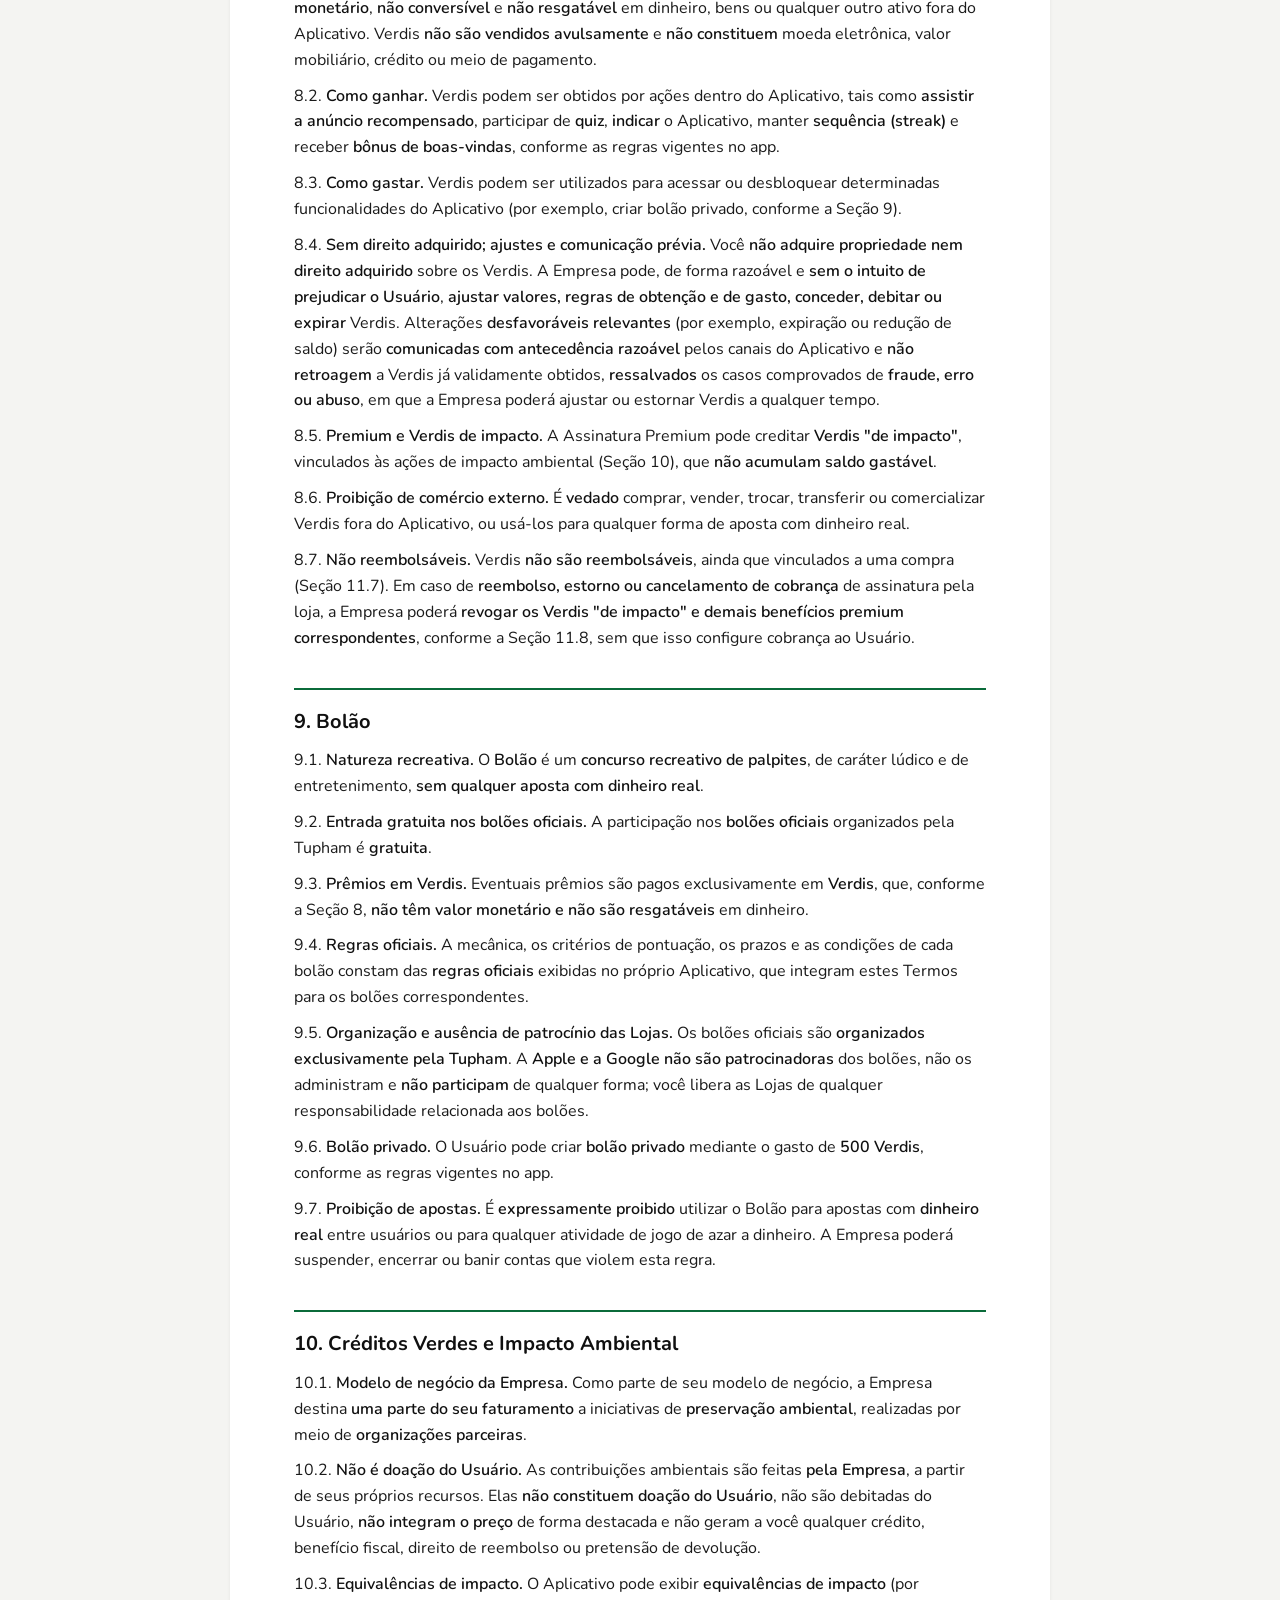
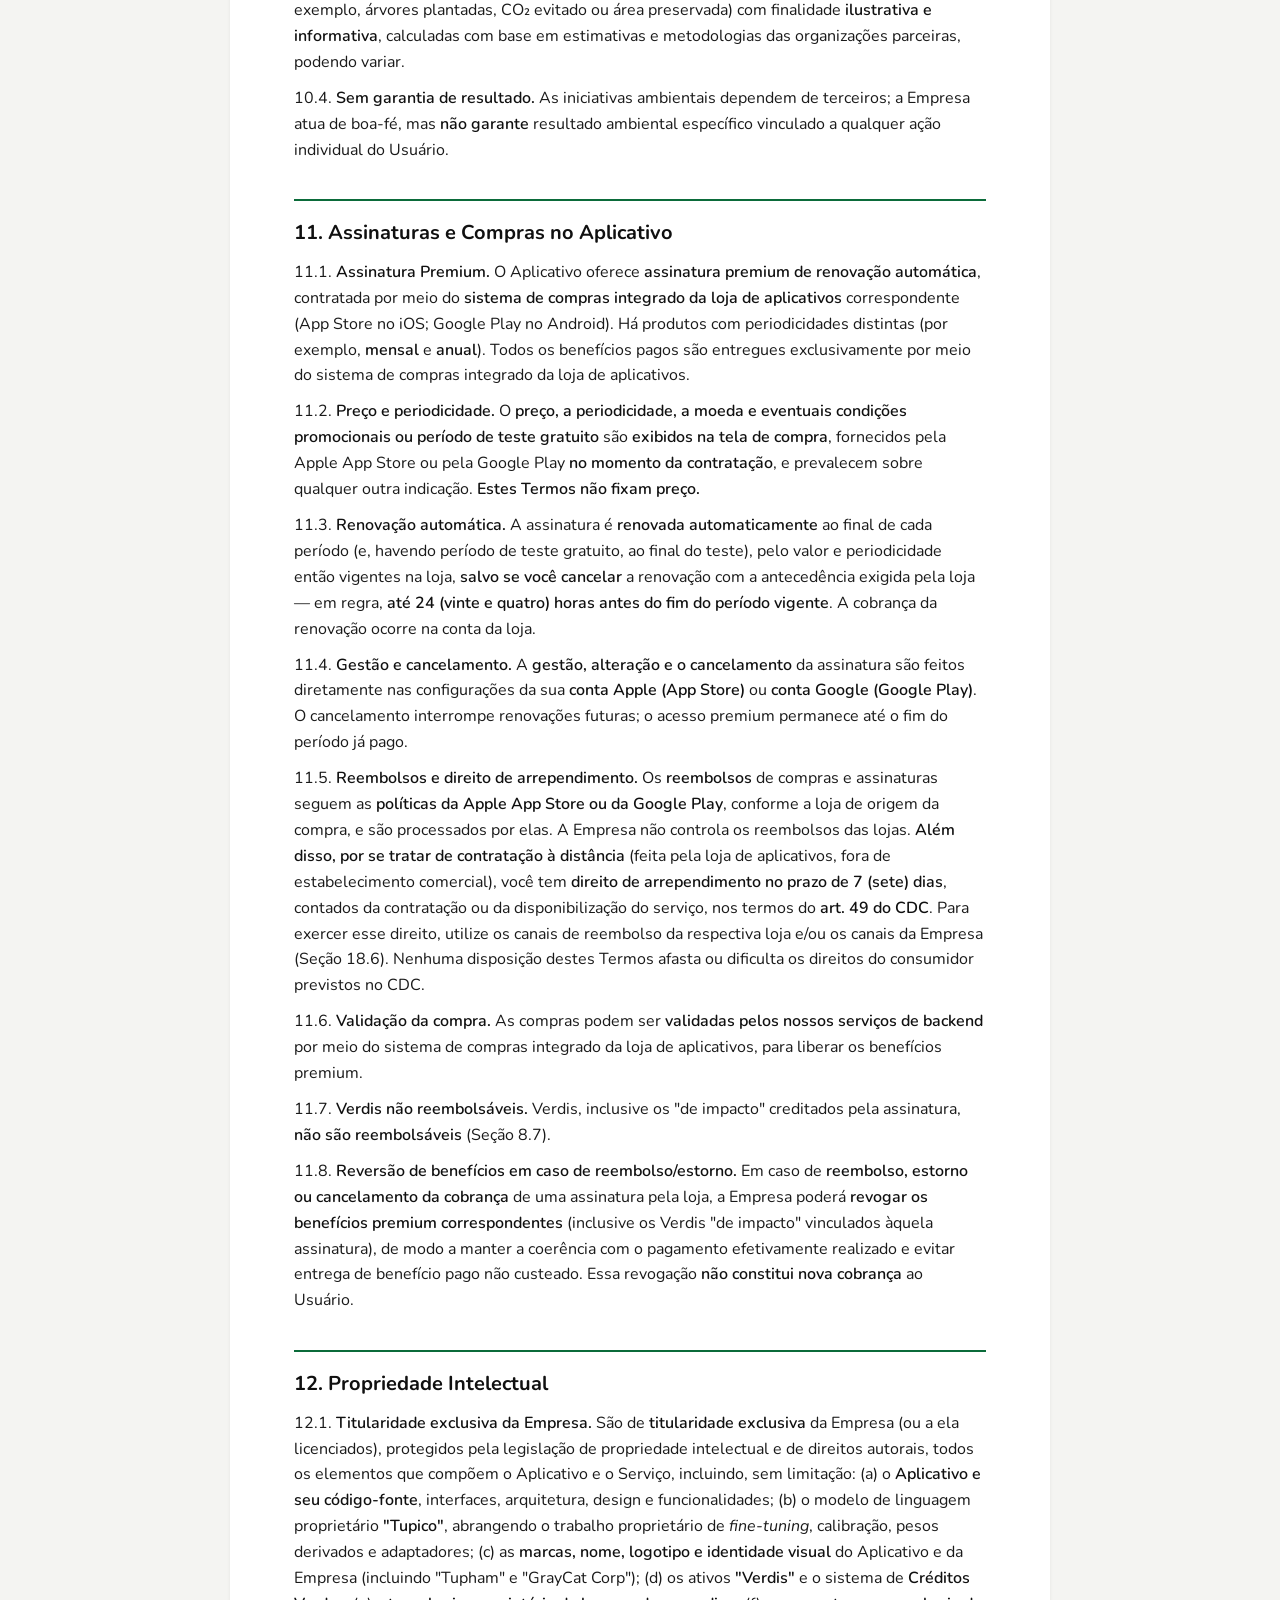
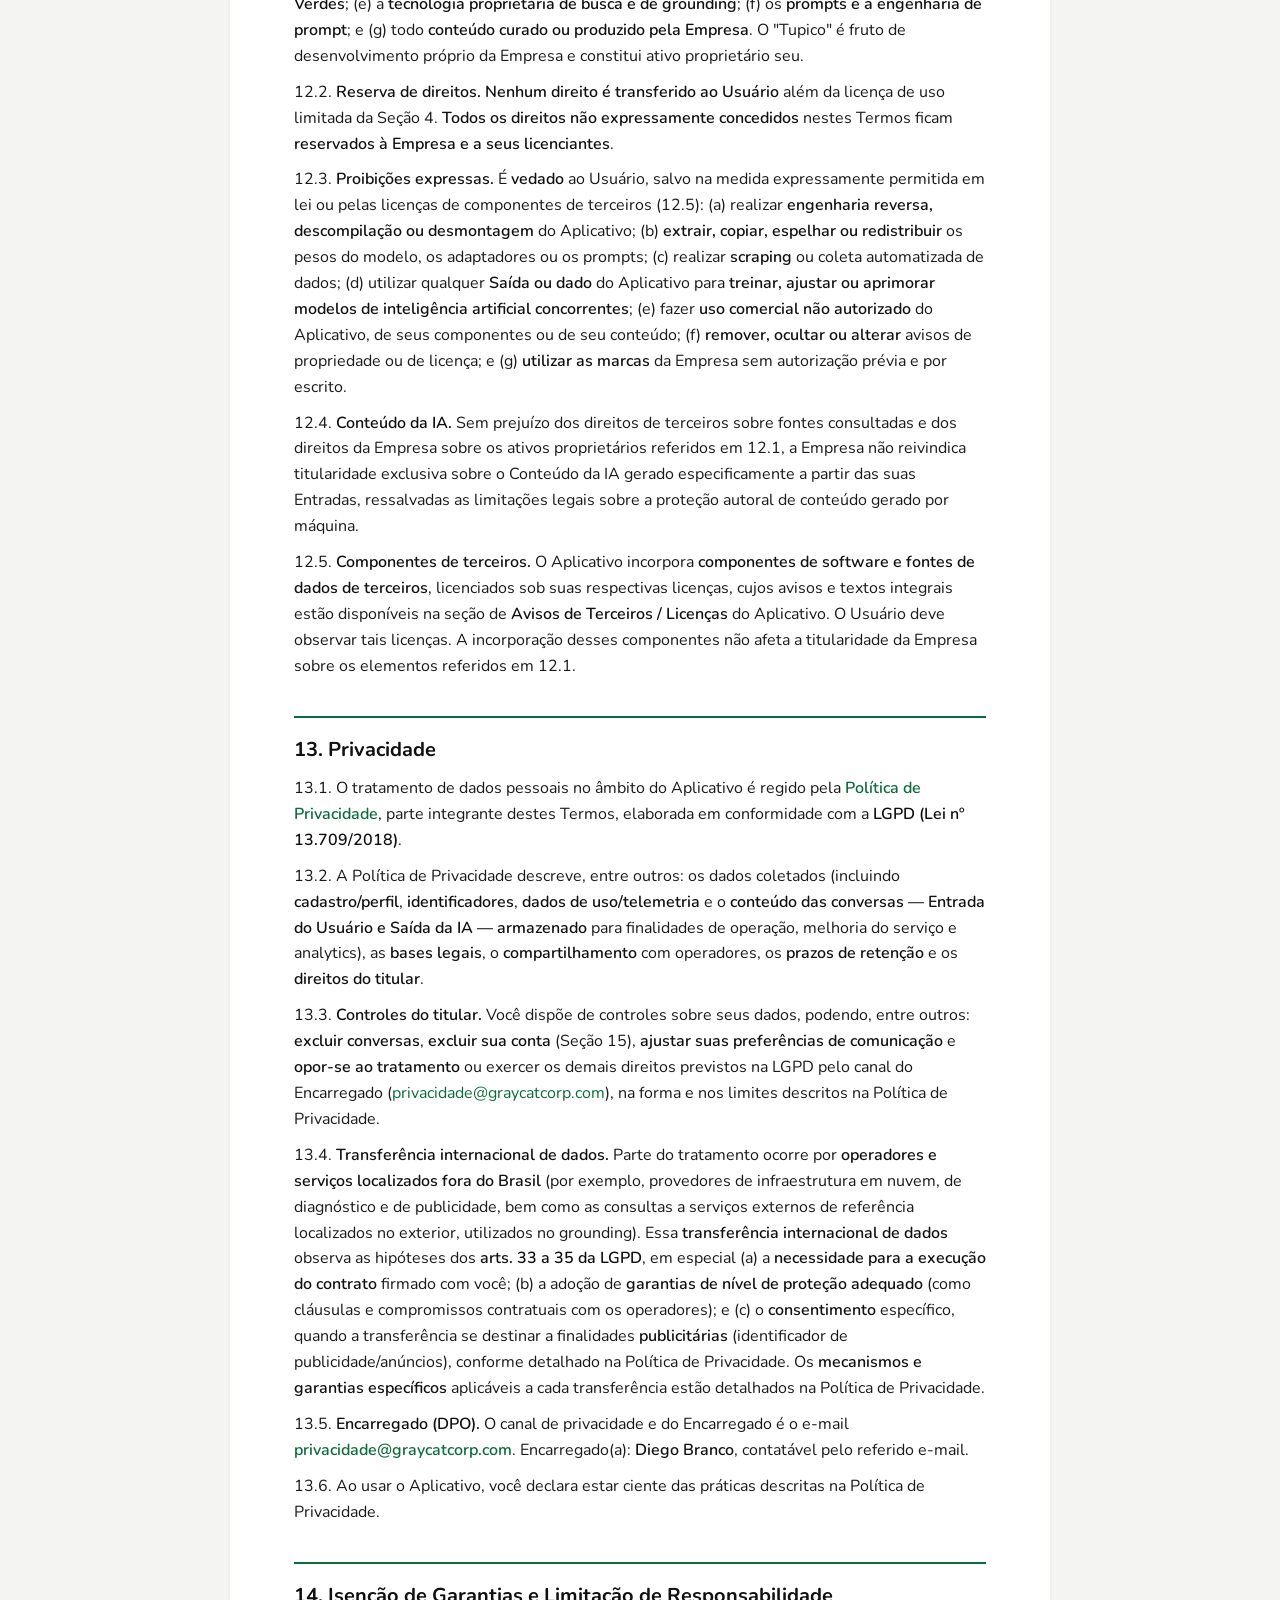
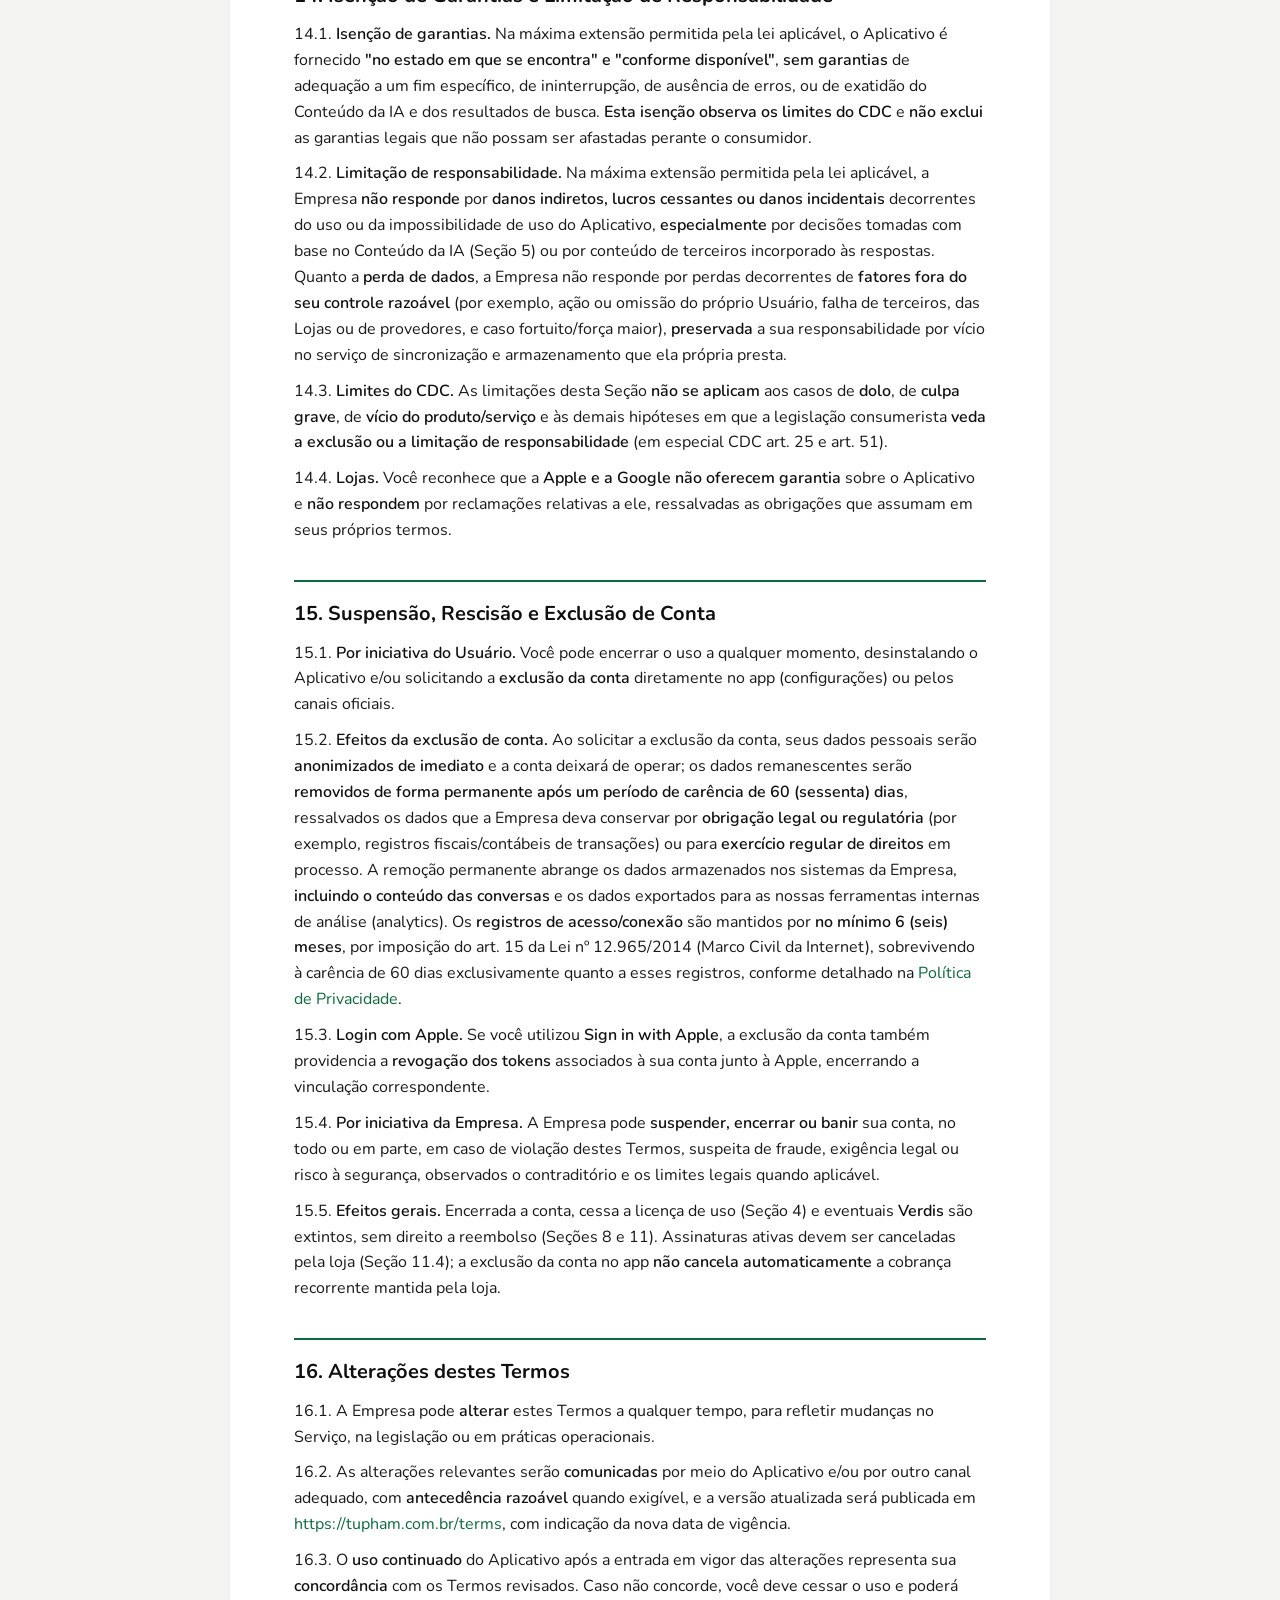
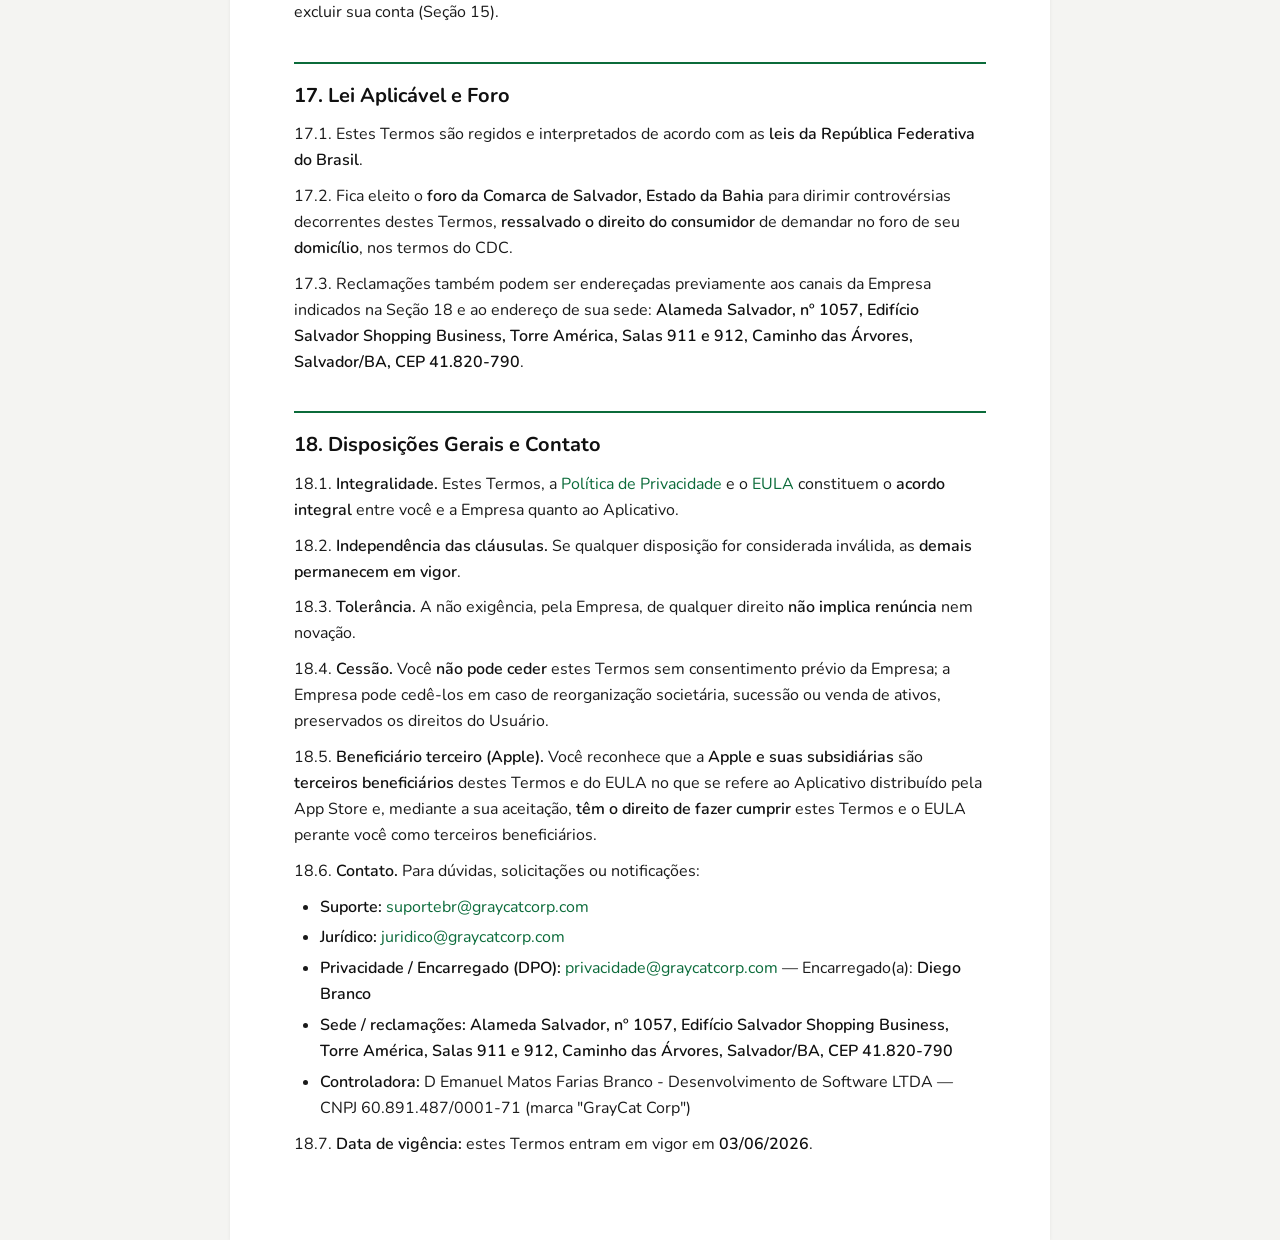
<file: terms/index.html>
<!DOCTYPE html>
<html lang="pt-BR">
<head>
<meta charset="utf-8">
<meta name="viewport" content="width=device-width, initial-scale=1">
<title>Termos de Uso — Tupham</title>
<link rel="preconnect" href="https://fonts.googleapis.com">
<link rel="preconnect" href="https://fonts.gstatic.com" crossorigin>
<link href="https://fonts.googleapis.com/css2?family=Bungee&family=Nunito:ital,wght@0,200..1000;1,200..1000&display=swap" rel="stylesheet">
<style>
:root{--ink:#1a1a1a;--muted:#555;--accent:#0b6b3a;--line:#e3e3e1;--bg:#ffffff;}
*{box-sizing:border-box}
body{margin:0;background:#f4f4f2;color:var(--ink);font-family:'Nunito',-apple-system,BlinkMacSystemFont,"Segoe UI",Roboto,Helvetica,Arial,sans-serif;line-height:1.62;font-size:16px;}
.doc{max-width:820px;margin:0 auto;background:var(--bg);padding:56px 64px 72px;box-shadow:0 1px 4px rgba(0,0,0,.06);}
h1{font-family:'Bungee','Nunito',sans-serif;font-weight:400;font-size:30px;line-height:1.2;margin:0 0 6px;color:#101010;letter-spacing:-.3px;}
h2{font-size:20px;margin:36px 0 10px;padding-top:16px;border-top:2px solid var(--accent);color:#101010;}
h3{font-size:16px;margin:22px 0 6px;color:#222;}
p{margin:10px 0;}
a{color:var(--accent);text-decoration:none;word-break:break-word;} a:hover{text-decoration:underline;}
strong{color:#101010;font-weight:600;}
code{background:#f0f0ee;padding:1px 5px;border-radius:4px;font-family:ui-monospace,SFMono-Regular,Menlo,monospace;font-size:.88em;color:#0b3d22;}
ul,ol{margin:10px 0;padding-left:26px;} li{margin:5px 0;}
blockquote{margin:16px 0;padding:10px 16px;border-left:4px solid var(--accent);background:#f3f8f4;color:#33503f;}
table{border-collapse:collapse;width:100%;margin:16px 0;font-size:14.5px;}
th,td{border:1px solid var(--line);padding:8px 11px;text-align:left;vertical-align:top;}
th{background:#f1f7f3;color:#101010;font-weight:600;}
tr:nth-child(even) td{background:#fafafa;}
hr{border:0;border-top:1px solid var(--line);margin:30px 0;}
@media print{
  body{background:#fff;}
  .doc{max-width:none;margin:0;padding:0;box-shadow:none;}
  @page{size:A4;margin:18mm 16mm;}
  h1,h2,h3{break-after:avoid;}
  tr,td,th,blockquote{break-inside:avoid;}
  a{color:#0b3d22;}
}
</style>
</head>
<body><main class="doc">
<h1>Termos de Uso — Tupham</h1>
<h2>preâmbulo. Identificação das Partes (cabeçalho)</h2>
<p><strong>Controladora / Desenvolvedora:</strong> D Emanuel Matos Farias Branco - Desenvolvimento de Software LTDA, inscrita no CNPJ sob o nº 60.891.487/0001-71, atuando sob a marca <strong>&quot;GrayCat Corp&quot;</strong> (doravante &quot;Tupham&quot;, &quot;nós&quot; ou &quot;Empresa&quot;).</p>
<p><strong>Aplicativo:</strong> Tupham, identificador <code>br.com.graycat.tupham</code>, disponível para iOS e Android, em português do Brasil (doravante &quot;Aplicativo&quot; ou &quot;Serviço&quot;).</p>
<p><strong>Canais oficiais:</strong></p>
<ul>
<li>Jurídico: <a href="mailto:juridico@graycatcorp.com">juridico@graycatcorp.com</a></li>
<li>Suporte: <a href="mailto:suportebr@graycatcorp.com">suportebr@graycatcorp.com</a></li>
<li>Privacidade / Encarregado (DPO): <a href="mailto:privacidade@graycatcorp.com">privacidade@graycatcorp.com</a></li>
</ul>
<p><strong>Data de vigência:</strong> 03/06/2026</p>
<h2>1. Aceitação dos Termos e Identificação das Partes</h2>
<p>1.1. Estes Termos de Uso (&quot;Termos&quot;) regem o acesso e o uso do aplicativo <strong>Tupham</strong> (identificador <code>br.com.graycat.tupham</code>), disponibilizado para iOS e Android, em português do Brasil, pela <strong>D Emanuel Matos Farias Branco - Desenvolvimento de Software LTDA</strong>, CNPJ nº 60.891.487/0001-71, que atua sob a marca <strong>GrayCat Corp</strong> (&quot;Tupham&quot;, &quot;nós&quot; ou &quot;Empresa&quot;).</p>
<p>1.2. Ao criar uma conta, acessar ou utilizar o Aplicativo, você (&quot;Usuário&quot; ou &quot;você&quot;) declara que <strong>leu, compreendeu e concorda integralmente</strong> com estes Termos, com a <a href="https://tupham.com.br/privacy">Política de Privacidade</a> e com o <a href="https://tupham.com.br/eula">Contrato de Licença de Usuário Final (EULA)</a>, que são partes integrantes e indissociáveis deste instrumento.</p>
<p>1.3. Caso você <strong>não concorde</strong> com qualquer disposição destes Termos, não deverá criar conta nem utilizar o Aplicativo.</p>
<p>1.4. Estes Termos constituem um contrato entre você e a Empresa. A loja por meio da qual o Aplicativo foi obtido (Apple App Store ou Google Play) <strong>não é parte deste contrato</strong> e não tem responsabilidade pelo Aplicativo nem pelo seu conteúdo, ressalvadas as obrigações que a respectiva loja assuma perante o Usuário em seus próprios termos. Para o Aplicativo distribuído pela Apple, os termos de licença, manutenção, suporte, garantia e demais obrigações observam ainda o disposto na Seção 4 e no EULA, em conformidade com o <strong>Licensed Application End User License Agreement (LAEULA)</strong> padrão da Apple.</p>
<p>1.5. A versão vigente destes Termos, sua data de vigência e as URLs legais oficiais estão disponíveis em <a href="https://tupham.com.br/terms">https://tupham.com.br/terms</a>.</p>
<h2>2. Definições</h2>
<p>Para os fins destes Termos, aplicam-se as seguintes definições:</p>
<p>2.1. <strong>Aplicativo / Serviço:</strong> o app Tupham e todas as suas funcionalidades, conteúdos e serviços associados.</p>
<p>2.2. <strong>Conta:</strong> o cadastro pessoal e intransferível do Usuário, necessário para o uso do Aplicativo.</p>
<p>2.3. <strong>Tupico:</strong> o modelo de linguagem de inteligência artificial proprietário da Empresa, resultado de seu próprio desenvolvimento, que executa <strong>localmente no dispositivo</strong> do Usuário, responsável por gerar as respostas do Aplicativo.</p>
<p>2.4. <strong>Busca na web:</strong> tecnologia proprietária de busca, executada no dispositivo, que consulta fontes públicas de terceiros, transmitindo a essas fontes os termos de pesquisa.</p>
<p>2.5. <strong>Grounding (cartões de entidade):</strong> recurso proprietário que enriquece respostas com fatos consultados em fontes públicas de conhecimento (enciclopédicas) por meio de nossos serviços de backend, exigindo Usuário autenticado.</p>
<p>2.6. <strong>Conteúdo do Usuário:</strong> quaisquer textos, comandos, perguntas, arquivos ou dados que o Usuário insira no Aplicativo (&quot;Entrada&quot;).</p>
<p>2.7. <strong>Conteúdo da IA:</strong> as respostas, textos e materiais gerados pelo Tupico (&quot;Saída&quot;).</p>
<p>2.8. <strong>Verdis:</strong> moeda virtual interna, sem valor monetário, não conversível e não resgatável em dinheiro, conforme a Seção 8.</p>
<p>2.9. <strong>Bolão:</strong> concurso recreativo de palpites descrito na Seção 9.</p>
<p>2.10. <strong>Créditos Verdes / Impacto Ambiental:</strong> modelo de negócio descrito na Seção 10.</p>
<p>2.11. <strong>Assinatura Premium:</strong> serviço pago de renovação automática, conforme a Seção 11.</p>
<p>2.12. <strong>Lojas:</strong> a Apple App Store e a Google Play Store.</p>
<p>2.13. <strong>LGPD:</strong> Lei nº 13.709/2018 (Lei Geral de Proteção de Dados Pessoais).</p>
<p>2.14. <strong>CDC:</strong> Lei nº 8.078/1990 (Código de Defesa do Consumidor).</p>
<h2>3. Elegibilidade e Conta</h2>
<p>3.1. <strong>Idade mínima.</strong> O Aplicativo é destinado <strong>exclusivamente a pessoas com 18 (dezoito) anos completos ou mais</strong>. Ao criar uma conta, você declara e garante ter <strong>no mínimo 18 anos</strong> e plena capacidade civil. A Empresa poderá suspender ou encerrar contas quando constatar, por qualquer meio, descumprimento deste requisito.</p>
<p>3.2. <strong>Veracidade dos dados.</strong> Você se compromete a fornecer informações <strong>verdadeiras, exatas e atualizadas</strong> no cadastro e a mantê-las atualizadas, respondendo civil e criminalmente pela inveracidade dos dados informados.</p>
<p>3.3. <strong>Segurança da conta.</strong> Você é o <strong>único responsável</strong> pela guarda e confidencialidade de suas credenciais e por toda atividade realizada em sua conta. Deve notificar imediatamente a Empresa (<a href="mailto:suportebr@graycatcorp.com">suportebr@graycatcorp.com</a>) em caso de uso não autorizado ou suspeita de violação de segurança.</p>
<p>3.4. <strong>Métodos de login.</strong> O acesso pode ser feito por <strong>e-mail e senha</strong>, <strong>Google</strong> ou <strong>Sign in with Apple</strong> (este último disponível apenas no iOS). A disponibilidade de cada método pode variar conforme a plataforma.</p>
<p>3.5. <strong>Conta obrigatória.</strong> O uso do Aplicativo <strong>exige conta</strong>; não há modo convidado ou anônimo. A obrigatoriedade decorre da natureza de funcionalidades que dependem de identificação do Usuário no servidor, tais como: saldo e histórico de <strong>Verdis</strong>, <strong>assinatura/compras no app</strong>, <strong>Bolão</strong> (multiplayer e ranking), <strong>sincronização</strong> de dados entre dispositivos e <strong>histórico de conversas na nuvem</strong>. O tratamento dos dados decorrente da criação e operação da conta observa a Política de Privacidade.</p>
<h2>4. Licença de Uso do Aplicativo</h2>
<p>4.1. Sujeito ao cumprimento destes Termos, a Empresa concede a você uma licença <strong>limitada, pessoal, intransferível, não exclusiva, revogável e não passível de sublicenciamento</strong> para instalar e usar o Aplicativo em dispositivos de sua titularidade ou controle, para fins <strong>pessoais e não comerciais</strong>.</p>
<p>4.2. Esta licença é regida também pelo <strong>Contrato de Licença de Usuário Final (EULA)</strong> disponível em <a href="https://tupham.com.br/eula">https://tupham.com.br/eula</a>. Em caso de conflito entre estes Termos e o EULA quanto ao escopo da licença de software, prevalecerá o EULA. Para o Aplicativo distribuído pela Apple, aplicam-se ainda os termos do <strong>Licensed Application End User License Agreement (LAEULA)</strong> da Apple, naquilo que aplicável, contendo o EULA publicado as cláusulas mínimas exigidas pela Apple, em especial: (a) escopo da licença restrito ao uso nos dispositivos Apple de sua titularidade ou controle e às regras de uso da App Store; (b) <strong>manutenção e suporte</strong> como responsabilidade exclusiva da Empresa (e não da Apple); (c) <strong>garantia, e eventual reembolso do preço de compra, a cargo da Apple</strong> quando o Aplicativo não atender à garantia aplicável; (d) responsabilidade da Empresa por reclamações relativas ao Aplicativo (claims de produto), inclusive responsabilidade civil, conformidade regulatória e alegações de violação de propriedade intelectual; (e) declaração do Usuário quanto à <strong>conformidade com as leis de exportação dos Estados Unidos</strong> e de não estar em país sob embargo; e (f) condição da Apple e suas subsidiárias como <strong>terceiros beneficiários</strong> (Seção 18.5).</p>
<p>4.3. Você <strong>não poderá</strong>, exceto na medida expressamente permitida em lei: (a) copiar, modificar, traduzir ou criar obras derivadas do Aplicativo; (b) realizar engenharia reversa, descompilar ou desmontar o Aplicativo ou tentar extrair seu código-fonte, os pesos do modelo, os adaptadores ou os prompts, salvo quanto aos componentes de terceiros cujas licenças o permitam (Seção 12); (c) remover, ocultar ou alterar avisos de propriedade; (d) alugar, ceder, revender ou explorar comercialmente o Aplicativo.</p>
<p>4.4. A licença é <strong>revogável</strong> e cessa automaticamente em caso de violação destes Termos ou de encerramento da conta. Todos os direitos não expressamente concedidos nesta Seção ficam <strong>reservados à Empresa e a seus licenciantes</strong>.</p>
<h2>5. O Serviço e a Natureza da Inteligência Artificial — Disclaimers</h2>
<p>5.1. <strong>Como funciona.</strong> O Aplicativo oferece um assistente baseado em inteligência artificial. O modelo proprietário <strong>Tupico</strong> executa <strong>localmente no seu dispositivo</strong>: as suas conversas <strong>não são enviadas a servidores de IA de terceiros</strong> para gerar a resposta — a inferência ocorre no aparelho.</p>
<p><strong>Importante — a inferência local não significa que nenhum dado sai do aparelho.</strong> Para funcionar plenamente, o Aplicativo transmite dados para fora do dispositivo nas seguintes hipóteses: (a) a <strong>busca na web</strong> envia os <strong>termos de pesquisa</strong> a fontes públicas de terceiros; (b) o <strong>grounding</strong> envia dados aos nossos serviços de backend que consultam fontes públicas de conhecimento (enciclopédicas), com tratamento por operadores <strong>fora do Brasil</strong>; e (c) o <strong>conteúdo das suas conversas</strong> (sua Entrada e a Saída da IA) é <strong>transmitido e armazenado em nossos servidores em nuvem</strong> e em <strong>nossas ferramentas internas de análise (analytics)</strong>, com as finalidades e bases legais descritas na Política de Privacidade (Seção 13).</p>
<p>5.2. <strong>A IA pode errar.</strong> O Conteúdo da IA é gerado automaticamente e <strong>pode conter imprecisões, erros, informações desatualizadas ou inventadas (&quot;alucinações&quot;)</strong>. As respostas <strong>não devem ser tratadas como verdade absoluta</strong> e devem ser verificadas pelo Usuário antes de qualquer uso.</p>
<p>5.3. <strong>Não é aconselhamento profissional.</strong> O Conteúdo da IA tem caráter <strong>meramente informativo e de apoio</strong> e <strong>não constitui aconselhamento médico, jurídico, financeiro, contábil, psicológico ou de qualquer outra natureza profissional</strong>, nem substitui a consulta a profissional habilitado. Decisões tomadas com base no Conteúdo da IA são de <strong>exclusiva responsabilidade do Usuário</strong>.</p>
<p>5.4. <strong>Conteúdo de terceiros.</strong> As respostas podem incorporar <strong>trechos, citações e links de conteúdo de terceiros</strong> (por exemplo, enciclopédias, fóruns e demais fontes públicas) obtidos por meio da busca na web. Esse conteúdo é de <strong>responsabilidade exclusiva de quem o publicou</strong>; a Empresa <strong>não o controla, não o endossa, não garante sua exatidão e não exerce controle editorial sobre ele</strong>. As respostas que incorporam conteúdo de fontes externas podem conter imprecisões ou material que o Usuário considere censurável, pelo que a Empresa <strong>não se responsabiliza por conteúdo proveniente de fontes de terceiros</strong>. Em coerência com a destinação <strong>18+</strong> (Seção 3.1), o Aplicativo destina-se exclusivamente a pessoas maiores de idade.</p>
<p>5.5. <strong>Sem garantia de exatidão ou disponibilidade.</strong> A Empresa <strong>não garante</strong> que o Serviço será ininterrupto, livre de erros, sempre disponível, ou que os resultados de busca e os cartões de entidade estarão sempre corretos ou atualizados. Funções dependentes de rede (busca e grounding) podem ficar indisponíveis.</p>
<p>5.6. <strong>Modificações e descontinuação do Serviço.</strong> A Empresa pode, a seu critério razoável, <strong>alterar, suspender, limitar ou descontinuar</strong> o Aplicativo, no todo ou em parte, incluindo funcionalidades, fontes de busca, o Bolão ou regras de Verdis, com <strong>aviso prévio razoável</strong> quando a alteração for relevante e tecnicamente possível avisar, <strong>preservados os direitos do consumidor</strong> e eventuais direitos já adquiridos. Para assinantes Premium, alterações que afetem substancialmente o serviço contratado observam a legislação consumerista aplicável.</p>
<p>5.7. <strong>Força maior.</strong> A Empresa <strong>não responde</strong> por falhas, indisponibilidades ou descumprimentos decorrentes de <strong>caso fortuito ou força maior</strong> ou de eventos fora do seu controle razoável (por exemplo, falhas das Lojas, de provedores de nuvem, de redes de telecomunicação, das fontes de busca ou de serviços de terceiros), observados os limites do CDC e enquanto perdurar o evento.</p>
<h2>6. Conduta Proibida do Usuário</h2>
<p>6.1. Ao usar o Aplicativo, você <strong>não poderá</strong>, direta ou indiretamente:</p>
<p>(a) inserir, solicitar, gerar ou distribuir conteúdo <strong>ilegal</strong>, em especial <strong>material de abuso sexual infantil (CSAM)</strong>, para o qual a Empresa adota <strong>tolerância zero</strong>;</p>
<p>(b) inserir ou disseminar <strong>discurso de ódio</strong>, ameaças, assédio, incitação à violência ou conteúdo sexual explícito;</p>
<p>(c) tentar fazer com que a IA produza instruções para atividades ilícitas, perigosas ou que violem direitos de terceiros;</p>
<p>(d) violar direitos de propriedade intelectual, de privacidade ou de imagem de terceiros;</p>
<p>(e) usar o Aplicativo para <strong>fraude</strong>, engenharia social, spam ou disseminação de malware;</p>
<p>(f) burlar, desativar ou interferir em mecanismos de segurança, limites de uso, anúncios ou no sistema de Verdis;</p>
<p>(g) usar <strong>automação não autorizada</strong> (bots, scrapers), realizar scraping ou coleta automatizada de dados, ou acessar o Serviço por meios não oficiais;</p>
<p>(h) utilizar o <strong>Bolão</strong> ou os <strong>Verdis</strong> para apostas com dinheiro real, comércio externo ou qualquer finalidade vedada nas Seções 8 e 9;</p>
<p>(i) realizar engenharia reversa, descompilação ou desmontagem do Aplicativo, ou tentar extrair, copiar, espelhar ou redistribuir o modelo, seus pesos, adaptadores ou prompts (Seções 4.3 e 12);</p>
<p>(j) utilizar qualquer Saída, dado ou material obtido do Aplicativo para <strong>treinar, ajustar ou aprimorar modelos de inteligência artificial concorrentes</strong>, ou para qualquer uso comercial não autorizado.</p>
<p>6.2. A violação destas regras poderá resultar em <strong>remoção de conteúdo, suspensão, encerramento ou banimento da conta</strong>, sem prejuízo das medidas legais cabíveis e da comunicação às autoridades quando exigida por lei (especialmente em casos de CSAM).</p>
<h2>7. Conteúdo Gerado pelo Usuário e Conteúdo da IA (UGC)</h2>
<p>7.1. <strong>Tolerância zero a conteúdo censurável.</strong> É proibido inserir no Aplicativo conteúdo censurável, conforme a Seção 6. A Empresa adota <strong>tolerância zero</strong> a CSAM e a demais conteúdos manifestamente ilegais.</p>
<p>7.2. <strong>Moderação de entrada.</strong> O Aplicativo aplica <strong>moderação na Entrada</strong> do Usuário, bloqueando conteúdos como CSAM, discurso de ódio, conteúdo sexual explícito e ameaças.</p>
<p>7.3. <strong>Natureza generativa da Saída.</strong> Você reconhece que a Saída é gerada de forma automática pelo Tupico e, por ser produzida por inteligência artificial, pode, apesar das salvaguardas, conter conteúdo impreciso ou inapropriado. As respostas devem ser verificadas pelo Usuário (Seção 5).</p>
<p>7.4. <strong>Como reportar.</strong> Você pode reportar uma resposta que considere inadequada por meio de <strong>toque longo na bolha da mensagem → &quot;Reportar resposta&quot;</strong>. O report é <strong>registrado</strong> pela Empresa para análise.</p>
<p>7.5. <strong>Revisão dos reports e medidas contra abuso.</strong> A Empresa revisa os reports recebidos e <strong>pode, a seu critério razoável, a qualquer tempo, remover conteúdo, restringir funcionalidades e suspender, encerrar ou banir contas</strong> de usuários que insiram conteúdo censurável ou violem estes Termos (em conjunto com as Seções 6.2 e 15.4).</p>
<p>7.6. <strong>Direito de remoção e suspensão.</strong> A Empresa reserva-se o direito, mas <strong>não assume a obrigação geral</strong>, de <strong>remover conteúdo, restringir funcionalidades, suspender, encerrar ou banir contas</strong> que violem estes Termos ou a lei, a seu critério razoável e sem aviso prévio quando necessário para coibir ilícitos.</p>
<p>7.7. <strong>Conteúdo do Usuário.</strong> Você é o responsável pelo Conteúdo que insere. Você concede à Empresa licença não exclusiva para processar e armazenar o Conteúdo do Usuário e o Conteúdo da IA na medida necessária à operação e melhoria do Serviço, conforme a Política de Privacidade.</p>
<h2>8. Verdis (Moeda Virtual)</h2>
<p>8.1. <strong>Natureza.</strong> Os <strong>Verdis</strong> são uma <strong>moeda virtual de uso exclusivamente interno</strong>, <strong>sem valor monetário</strong>, <strong>não conversível</strong> e <strong>não resgatável</strong> em dinheiro, bens ou qualquer outro ativo fora do Aplicativo. Verdis <strong>não são vendidos avulsamente</strong> e <strong>não constituem</strong> moeda eletrônica, valor mobiliário, crédito ou meio de pagamento.</p>
<p>8.2. <strong>Como ganhar.</strong> Verdis podem ser obtidos por ações dentro do Aplicativo, tais como <strong>assistir a anúncio recompensado</strong>, participar de <strong>quiz</strong>, <strong>indicar</strong> o Aplicativo, manter <strong>sequência (streak)</strong> e receber <strong>bônus de boas-vindas</strong>, conforme as regras vigentes no app.</p>
<p>8.3. <strong>Como gastar.</strong> Verdis podem ser utilizados para acessar ou desbloquear determinadas funcionalidades do Aplicativo (por exemplo, criar bolão privado, conforme a Seção 9).</p>
<p>8.4. <strong>Sem direito adquirido; ajustes e comunicação prévia.</strong> Você <strong>não adquire propriedade nem direito adquirido</strong> sobre os Verdis. A Empresa pode, de forma razoável e <strong>sem o intuito de prejudicar o Usuário</strong>, <strong>ajustar valores, regras de obtenção e de gasto, conceder, debitar ou expirar</strong> Verdis. Alterações <strong>desfavoráveis relevantes</strong> (por exemplo, expiração ou redução de saldo) serão <strong>comunicadas com antecedência razoável</strong> pelos canais do Aplicativo e <strong>não retroagem</strong> a Verdis já validamente obtidos, <strong>ressalvados</strong> os casos comprovados de <strong>fraude, erro ou abuso</strong>, em que a Empresa poderá ajustar ou estornar Verdis a qualquer tempo.</p>
<p>8.5. <strong>Premium e Verdis de impacto.</strong> A Assinatura Premium pode creditar <strong>Verdis &quot;de impacto&quot;</strong>, vinculados às ações de impacto ambiental (Seção 10), que <strong>não acumulam saldo gastável</strong>.</p>
<p>8.6. <strong>Proibição de comércio externo.</strong> É <strong>vedado</strong> comprar, vender, trocar, transferir ou comercializar Verdis fora do Aplicativo, ou usá-los para qualquer forma de aposta com dinheiro real.</p>
<p>8.7. <strong>Não reembolsáveis.</strong> Verdis <strong>não são reembolsáveis</strong>, ainda que vinculados a uma compra (Seção 11.7). Em caso de <strong>reembolso, estorno ou cancelamento de cobrança</strong> de assinatura pela loja, a Empresa poderá <strong>revogar os Verdis &quot;de impacto&quot; e demais benefícios premium correspondentes</strong>, conforme a Seção 11.8, sem que isso configure cobrança ao Usuário.</p>
<h2>9. Bolão</h2>
<p>9.1. <strong>Natureza recreativa.</strong> O <strong>Bolão</strong> é um <strong>concurso recreativo de palpites</strong>, de caráter lúdico e de entretenimento, <strong>sem qualquer aposta com dinheiro real</strong>.</p>
<p>9.2. <strong>Entrada gratuita nos bolões oficiais.</strong> A participação nos <strong>bolões oficiais</strong> organizados pela Tupham é <strong>gratuita</strong>.</p>
<p>9.3. <strong>Prêmios em Verdis.</strong> Eventuais prêmios são pagos exclusivamente em <strong>Verdis</strong>, que, conforme a Seção 8, <strong>não têm valor monetário e não são resgatáveis</strong> em dinheiro.</p>
<p>9.4. <strong>Regras oficiais.</strong> A mecânica, os critérios de pontuação, os prazos e as condições de cada bolão constam das <strong>regras oficiais</strong> exibidas no próprio Aplicativo, que integram estes Termos para os bolões correspondentes.</p>
<p>9.5. <strong>Organização e ausência de patrocínio das Lojas.</strong> Os bolões oficiais são <strong>organizados exclusivamente pela Tupham</strong>. A <strong>Apple e a Google não são patrocinadoras</strong> dos bolões, não os administram e <strong>não participam</strong> de qualquer forma; você libera as Lojas de qualquer responsabilidade relacionada aos bolões.</p>
<p>9.6. <strong>Bolão privado.</strong> O Usuário pode criar <strong>bolão privado</strong> mediante o gasto de <strong>500 Verdis</strong>, conforme as regras vigentes no app.</p>
<p>9.7. <strong>Proibição de apostas.</strong> É <strong>expressamente proibido</strong> utilizar o Bolão para apostas com <strong>dinheiro real</strong> entre usuários ou para qualquer atividade de jogo de azar a dinheiro. A Empresa poderá suspender, encerrar ou banir contas que violem esta regra.</p>
<h2>10. Créditos Verdes e Impacto Ambiental</h2>
<p>10.1. <strong>Modelo de negócio da Empresa.</strong> Como parte de seu modelo de negócio, a Empresa destina <strong>uma parte do seu faturamento</strong> a iniciativas de <strong>preservação ambiental</strong>, realizadas por meio de <strong>organizações parceiras</strong>.</p>
<p>10.2. <strong>Não é doação do Usuário.</strong> As contribuições ambientais são feitas <strong>pela Empresa</strong>, a partir de seus próprios recursos. Elas <strong>não constituem doação do Usuário</strong>, não são debitadas do Usuário, <strong>não integram o preço</strong> de forma destacada e não geram a você qualquer crédito, benefício fiscal, direito de reembolso ou pretensão de devolução.</p>
<p>10.3. <strong>Equivalências de impacto.</strong> O Aplicativo pode exibir <strong>equivalências de impacto</strong> (por exemplo, árvores plantadas, CO₂ evitado ou área preservada) com finalidade <strong>ilustrativa e informativa</strong>, calculadas com base em estimativas e metodologias das organizações parceiras, podendo variar.</p>
<p>10.4. <strong>Sem garantia de resultado.</strong> As iniciativas ambientais dependem de terceiros; a Empresa atua de boa-fé, mas <strong>não garante</strong> resultado ambiental específico vinculado a qualquer ação individual do Usuário.</p>
<h2>11. Assinaturas e Compras no Aplicativo</h2>
<p>11.1. <strong>Assinatura Premium.</strong> O Aplicativo oferece <strong>assinatura premium de renovação automática</strong>, contratada por meio do <strong>sistema de compras integrado da loja de aplicativos</strong> correspondente (App Store no iOS; Google Play no Android). Há produtos com periodicidades distintas (por exemplo, <strong>mensal</strong> e <strong>anual</strong>). Todos os benefícios pagos são entregues exclusivamente por meio do sistema de compras integrado da loja de aplicativos.</p>
<p>11.2. <strong>Preço e periodicidade.</strong> O <strong>preço, a periodicidade, a moeda e eventuais condições promocionais ou período de teste gratuito</strong> são <strong>exibidos na tela de compra</strong>, fornecidos pela Apple App Store ou pela Google Play <strong>no momento da contratação</strong>, e prevalecem sobre qualquer outra indicação. <strong>Estes Termos não fixam preço.</strong></p>
<p>11.3. <strong>Renovação automática.</strong> A assinatura é <strong>renovada automaticamente</strong> ao final de cada período (e, havendo período de teste gratuito, ao final do teste), pelo valor e periodicidade então vigentes na loja, <strong>salvo se você cancelar</strong> a renovação com a antecedência exigida pela loja — em regra, <strong>até 24 (vinte e quatro) horas antes do fim do período vigente</strong>. A cobrança da renovação ocorre na conta da loja.</p>
<p>11.4. <strong>Gestão e cancelamento.</strong> A <strong>gestão, alteração e o cancelamento</strong> da assinatura são feitos diretamente nas configurações da sua <strong>conta Apple (App Store)</strong> ou <strong>conta Google (Google Play)</strong>. O cancelamento interrompe renovações futuras; o acesso premium permanece até o fim do período já pago.</p>
<p>11.5. <strong>Reembolsos e direito de arrependimento.</strong> Os <strong>reembolsos</strong> de compras e assinaturas seguem as <strong>políticas da Apple App Store ou da Google Play</strong>, conforme a loja de origem da compra, e são processados por elas. A Empresa não controla os reembolsos das lojas. <strong>Além disso, por se tratar de contratação à distância</strong> (feita pela loja de aplicativos, fora de estabelecimento comercial), você tem <strong>direito de arrependimento no prazo de 7 (sete) dias</strong>, contados da contratação ou da disponibilização do serviço, nos termos do <strong>art. 49 do CDC</strong>. Para exercer esse direito, utilize os canais de reembolso da respectiva loja e/ou os canais da Empresa (Seção 18.6). Nenhuma disposição destes Termos afasta ou dificulta os direitos do consumidor previstos no CDC.</p>
<p>11.6. <strong>Validação da compra.</strong> As compras podem ser <strong>validadas pelos nossos serviços de backend</strong> por meio do sistema de compras integrado da loja de aplicativos, para liberar os benefícios premium.</p>
<p>11.7. <strong>Verdis não reembolsáveis.</strong> Verdis, inclusive os &quot;de impacto&quot; creditados pela assinatura, <strong>não são reembolsáveis</strong> (Seção 8.7).</p>
<p>11.8. <strong>Reversão de benefícios em caso de reembolso/estorno.</strong> Em caso de <strong>reembolso, estorno ou cancelamento da cobrança</strong> de uma assinatura pela loja, a Empresa poderá <strong>revogar os benefícios premium correspondentes</strong> (inclusive os Verdis &quot;de impacto&quot; vinculados àquela assinatura), de modo a manter a coerência com o pagamento efetivamente realizado e evitar entrega de benefício pago não custeado. Essa revogação <strong>não constitui nova cobrança</strong> ao Usuário.</p>
<h2>12. Propriedade Intelectual</h2>
<p>12.1. <strong>Titularidade exclusiva da Empresa.</strong> São de <strong>titularidade exclusiva</strong> da Empresa (ou a ela licenciados), protegidos pela legislação de propriedade intelectual e de direitos autorais, todos os elementos que compõem o Aplicativo e o Serviço, incluindo, sem limitação: (a) o <strong>Aplicativo e seu código-fonte</strong>, interfaces, arquitetura, design e funcionalidades; (b) o modelo de linguagem proprietário <strong>&quot;Tupico&quot;</strong>, abrangendo o trabalho proprietário de <em>fine-tuning</em>, calibração, pesos derivados e adaptadores; (c) as <strong>marcas, nome, logotipo e identidade visual</strong> do Aplicativo e da Empresa (incluindo &quot;Tupham&quot; e &quot;GrayCat Corp&quot;); (d) os ativos <strong>&quot;Verdis&quot;</strong> e o sistema de <strong>Créditos Verdes</strong>; (e) a <strong>tecnologia proprietária de busca e de grounding</strong>; (f) os <strong>prompts e a engenharia de prompt</strong>; e (g) todo <strong>conteúdo curado ou produzido pela Empresa</strong>. O &quot;Tupico&quot; é fruto de desenvolvimento próprio da Empresa e constitui ativo proprietário seu.</p>
<p>12.2. <strong>Reserva de direitos.</strong> <strong>Nenhum direito é transferido ao Usuário</strong> além da licença de uso limitada da Seção 4. <strong>Todos os direitos não expressamente concedidos</strong> nestes Termos ficam <strong>reservados à Empresa e a seus licenciantes</strong>.</p>
<p>12.3. <strong>Proibições expressas.</strong> É <strong>vedado</strong> ao Usuário, salvo na medida expressamente permitida em lei ou pelas licenças de componentes de terceiros (12.5): (a) realizar <strong>engenharia reversa, descompilação ou desmontagem</strong> do Aplicativo; (b) <strong>extrair, copiar, espelhar ou redistribuir</strong> os pesos do modelo, os adaptadores ou os prompts; (c) realizar <strong>scraping</strong> ou coleta automatizada de dados; (d) utilizar qualquer <strong>Saída ou dado</strong> do Aplicativo para <strong>treinar, ajustar ou aprimorar modelos de inteligência artificial concorrentes</strong>; (e) fazer <strong>uso comercial não autorizado</strong> do Aplicativo, de seus componentes ou de seu conteúdo; (f) <strong>remover, ocultar ou alterar</strong> avisos de propriedade ou de licença; e (g) <strong>utilizar as marcas</strong> da Empresa sem autorização prévia e por escrito.</p>
<p>12.4. <strong>Conteúdo da IA.</strong> Sem prejuízo dos direitos de terceiros sobre fontes consultadas e dos direitos da Empresa sobre os ativos proprietários referidos em 12.1, a Empresa não reivindica titularidade exclusiva sobre o Conteúdo da IA gerado especificamente a partir das suas Entradas, ressalvadas as limitações legais sobre a proteção autoral de conteúdo gerado por máquina.</p>
<p>12.5. <strong>Componentes de terceiros.</strong> O Aplicativo incorpora <strong>componentes de software e fontes de dados de terceiros</strong>, licenciados sob suas respectivas licenças, cujos avisos e textos integrais estão disponíveis na seção de <strong>Avisos de Terceiros / Licenças</strong> do Aplicativo. O Usuário deve observar tais licenças. A incorporação desses componentes não afeta a titularidade da Empresa sobre os elementos referidos em 12.1.</p>
<h2>13. Privacidade</h2>
<p>13.1. O tratamento de dados pessoais no âmbito do Aplicativo é regido pela <strong><a href="https://tupham.com.br/privacy">Política de Privacidade</a></strong>, parte integrante destes Termos, elaborada em conformidade com a <strong>LGPD (Lei nº 13.709/2018)</strong>.</p>
<p>13.2. A Política de Privacidade descreve, entre outros: os dados coletados (incluindo <strong>cadastro/perfil</strong>, <strong>identificadores</strong>, <strong>dados de uso/telemetria</strong> e o <strong>conteúdo das conversas — Entrada do Usuário e Saída da IA — armazenado</strong> para finalidades de operação, melhoria do serviço e analytics), as <strong>bases legais</strong>, o <strong>compartilhamento</strong> com operadores, os <strong>prazos de retenção</strong> e os <strong>direitos do titular</strong>.</p>
<p>13.3. <strong>Controles do titular.</strong> Você dispõe de controles sobre seus dados, podendo, entre outros: <strong>excluir conversas</strong>, <strong>excluir sua conta</strong> (Seção 15), <strong>ajustar suas preferências de comunicação</strong> e <strong>opor-se ao tratamento</strong> ou exercer os demais direitos previstos na LGPD pelo canal do Encarregado (<a href="mailto:privacidade@graycatcorp.com">privacidade@graycatcorp.com</a>), na forma e nos limites descritos na Política de Privacidade.</p>
<p>13.4. <strong>Transferência internacional de dados.</strong> Parte do tratamento ocorre por <strong>operadores e serviços localizados fora do Brasil</strong> (por exemplo, provedores de infraestrutura em nuvem, de diagnóstico e de publicidade, bem como as consultas a serviços externos de referência localizados no exterior, utilizados no grounding). Essa <strong>transferência internacional de dados</strong> observa as hipóteses dos <strong>arts. 33 a 35 da LGPD</strong>, em especial (a) a <strong>necessidade para a execução do contrato</strong> firmado com você; (b) a adoção de <strong>garantias de nível de proteção adequado</strong> (como cláusulas e compromissos contratuais com os operadores); e (c) o <strong>consentimento</strong> específico, quando a transferência se destinar a finalidades <strong>publicitárias</strong> (identificador de publicidade/anúncios), conforme detalhado na Política de Privacidade. Os <strong>mecanismos e garantias específicos</strong> aplicáveis a cada transferência estão detalhados na Política de Privacidade.</p>
<p>13.5. <strong>Encarregado (DPO).</strong> O canal de privacidade e do Encarregado é o e-mail <strong><a href="mailto:privacidade@graycatcorp.com">privacidade@graycatcorp.com</a></strong>. Encarregado(a): <strong>Diego Branco</strong>, contatável pelo referido e-mail.</p>
<p>13.6. Ao usar o Aplicativo, você declara estar ciente das práticas descritas na Política de Privacidade.</p>
<h2>14. Isenção de Garantias e Limitação de Responsabilidade</h2>
<p>14.1. <strong>Isenção de garantias.</strong> Na máxima extensão permitida pela lei aplicável, o Aplicativo é fornecido <strong>&quot;no estado em que se encontra&quot; e &quot;conforme disponível&quot;</strong>, <strong>sem garantias</strong> de adequação a um fim específico, de ininterrupção, de ausência de erros, ou de exatidão do Conteúdo da IA e dos resultados de busca. <strong>Esta isenção observa os limites do CDC</strong> e <strong>não exclui</strong> as garantias legais que não possam ser afastadas perante o consumidor.</p>
<p>14.2. <strong>Limitação de responsabilidade.</strong> Na máxima extensão permitida pela lei aplicável, a Empresa <strong>não responde</strong> por <strong>danos indiretos, lucros cessantes ou danos incidentais</strong> decorrentes do uso ou da impossibilidade de uso do Aplicativo, <strong>especialmente</strong> por decisões tomadas com base no Conteúdo da IA (Seção 5) ou por conteúdo de terceiros incorporado às respostas. Quanto a <strong>perda de dados</strong>, a Empresa não responde por perdas decorrentes de <strong>fatores fora do seu controle razoável</strong> (por exemplo, ação ou omissão do próprio Usuário, falha de terceiros, das Lojas ou de provedores, e caso fortuito/força maior), <strong>preservada</strong> a sua responsabilidade por vício no serviço de sincronização e armazenamento que ela própria presta.</p>
<p>14.3. <strong>Limites do CDC.</strong> As limitações desta Seção <strong>não se aplicam</strong> aos casos de <strong>dolo</strong>, de <strong>culpa grave</strong>, de <strong>vício do produto/serviço</strong> e às demais hipóteses em que a legislação consumerista <strong>veda a exclusão ou a limitação de responsabilidade</strong> (em especial CDC art. 25 e art. 51).</p>
<p>14.4. <strong>Lojas.</strong> Você reconhece que a <strong>Apple e a Google não oferecem garantia</strong> sobre o Aplicativo e <strong>não respondem</strong> por reclamações relativas a ele, ressalvadas as obrigações que assumam em seus próprios termos.</p>
<h2>15. Suspensão, Rescisão e Exclusão de Conta</h2>
<p>15.1. <strong>Por iniciativa do Usuário.</strong> Você pode encerrar o uso a qualquer momento, desinstalando o Aplicativo e/ou solicitando a <strong>exclusão da conta</strong> diretamente no app (configurações) ou pelos canais oficiais.</p>
<p>15.2. <strong>Efeitos da exclusão de conta.</strong> Ao solicitar a exclusão da conta, seus dados pessoais serão <strong>anonimizados de imediato</strong> e a conta deixará de operar; os dados remanescentes serão <strong>removidos de forma permanente após um período de carência de 60 (sessenta) dias</strong>, ressalvados os dados que a Empresa deva conservar por <strong>obrigação legal ou regulatória</strong> (por exemplo, registros fiscais/contábeis de transações) ou para <strong>exercício regular de direitos</strong> em processo. A remoção permanente abrange os dados armazenados nos sistemas da Empresa, <strong>incluindo o conteúdo das conversas</strong> e os dados exportados para as nossas ferramentas internas de análise (analytics). Os <strong>registros de acesso/conexão</strong> são mantidos por <strong>no mínimo 6 (seis) meses</strong>, por imposição do art. 15 da Lei nº 12.965/2014 (Marco Civil da Internet), sobrevivendo à carência de 60 dias exclusivamente quanto a esses registros, conforme detalhado na <a href="https://tupham.com.br/privacy">Política de Privacidade</a>.</p>
<p>15.3. <strong>Login com Apple.</strong> Se você utilizou <strong>Sign in with Apple</strong>, a exclusão da conta também providencia a <strong>revogação dos tokens</strong> associados à sua conta junto à Apple, encerrando a vinculação correspondente.</p>
<p>15.4. <strong>Por iniciativa da Empresa.</strong> A Empresa pode <strong>suspender, encerrar ou banir</strong> sua conta, no todo ou em parte, em caso de violação destes Termos, suspeita de fraude, exigência legal ou risco à segurança, observados o contraditório e os limites legais quando aplicável.</p>
<p>15.5. <strong>Efeitos gerais.</strong> Encerrada a conta, cessa a licença de uso (Seção 4) e eventuais <strong>Verdis</strong> são extintos, sem direito a reembolso (Seções 8 e 11). Assinaturas ativas devem ser canceladas pela loja (Seção 11.4); a exclusão da conta no app <strong>não cancela automaticamente</strong> a cobrança recorrente mantida pela loja.</p>
<h2>16. Alterações destes Termos</h2>
<p>16.1. A Empresa pode <strong>alterar</strong> estes Termos a qualquer tempo, para refletir mudanças no Serviço, na legislação ou em práticas operacionais.</p>
<p>16.2. As alterações relevantes serão <strong>comunicadas</strong> por meio do Aplicativo e/ou por outro canal adequado, com <strong>antecedência razoável</strong> quando exigível, e a versão atualizada será publicada em <a href="https://tupham.com.br/terms">https://tupham.com.br/terms</a>, com indicação da nova data de vigência.</p>
<p>16.3. O <strong>uso continuado</strong> do Aplicativo após a entrada em vigor das alterações representa sua <strong>concordância</strong> com os Termos revisados. Caso não concorde, você deve cessar o uso e poderá excluir sua conta (Seção 15).</p>
<h2>17. Lei Aplicável e Foro</h2>
<p>17.1. Estes Termos são regidos e interpretados de acordo com as <strong>leis da República Federativa do Brasil</strong>.</p>
<p>17.2. Fica eleito o <strong>foro da Comarca de Salvador, Estado da Bahia</strong> para dirimir controvérsias decorrentes destes Termos, <strong>ressalvado o direito do consumidor</strong> de demandar no foro de seu <strong>domicílio</strong>, nos termos do CDC.</p>
<p>17.3. Reclamações também podem ser endereçadas previamente aos canais da Empresa indicados na Seção 18 e ao endereço de sua sede: <strong>Alameda Salvador, nº 1057, Edifício Salvador Shopping Business, Torre América, Salas 911 e 912, Caminho das Árvores, Salvador/BA, CEP 41.820-790</strong>.</p>
<h2>18. Disposições Gerais e Contato</h2>
<p>18.1. <strong>Integralidade.</strong> Estes Termos, a <a href="https://tupham.com.br/privacy">Política de Privacidade</a> e o <a href="https://tupham.com.br/eula">EULA</a> constituem o <strong>acordo integral</strong> entre você e a Empresa quanto ao Aplicativo.</p>
<p>18.2. <strong>Independência das cláusulas.</strong> Se qualquer disposição for considerada inválida, as <strong>demais permanecem em vigor</strong>.</p>
<p>18.3. <strong>Tolerância.</strong> A não exigência, pela Empresa, de qualquer direito <strong>não implica renúncia</strong> nem novação.</p>
<p>18.4. <strong>Cessão.</strong> Você <strong>não pode ceder</strong> estes Termos sem consentimento prévio da Empresa; a Empresa pode cedê-los em caso de reorganização societária, sucessão ou venda de ativos, preservados os direitos do Usuário.</p>
<p>18.5. <strong>Beneficiário terceiro (Apple).</strong> Você reconhece que a <strong>Apple e suas subsidiárias</strong> são <strong>terceiros beneficiários</strong> destes Termos e do EULA no que se refere ao Aplicativo distribuído pela App Store e, mediante a sua aceitação, <strong>têm o direito de fazer cumprir</strong> estes Termos e o EULA perante você como terceiros beneficiários.</p>
<p>18.6. <strong>Contato.</strong> Para dúvidas, solicitações ou notificações:</p>
<ul>
<li><strong>Suporte:</strong> <a href="mailto:suportebr@graycatcorp.com">suportebr@graycatcorp.com</a></li>
<li><strong>Jurídico:</strong> <a href="mailto:juridico@graycatcorp.com">juridico@graycatcorp.com</a></li>
<li><strong>Privacidade / Encarregado (DPO):</strong> <a href="mailto:privacidade@graycatcorp.com">privacidade@graycatcorp.com</a> — Encarregado(a): <strong>Diego Branco</strong></li>
<li><strong>Sede / reclamações:</strong> <strong>Alameda Salvador, nº 1057, Edifício Salvador Shopping Business, Torre América, Salas 911 e 912, Caminho das Árvores, Salvador/BA, CEP 41.820-790</strong></li>
<li><strong>Controladora:</strong> D Emanuel Matos Farias Branco - Desenvolvimento de Software LTDA — CNPJ 60.891.487/0001-71 (marca &quot;GrayCat Corp&quot;)</li>
</ul>
<p>18.7. <strong>Data de vigência:</strong> estes Termos entram em vigor em <strong>03/06/2026</strong>.</p>

</main></body>
</html>
</file>
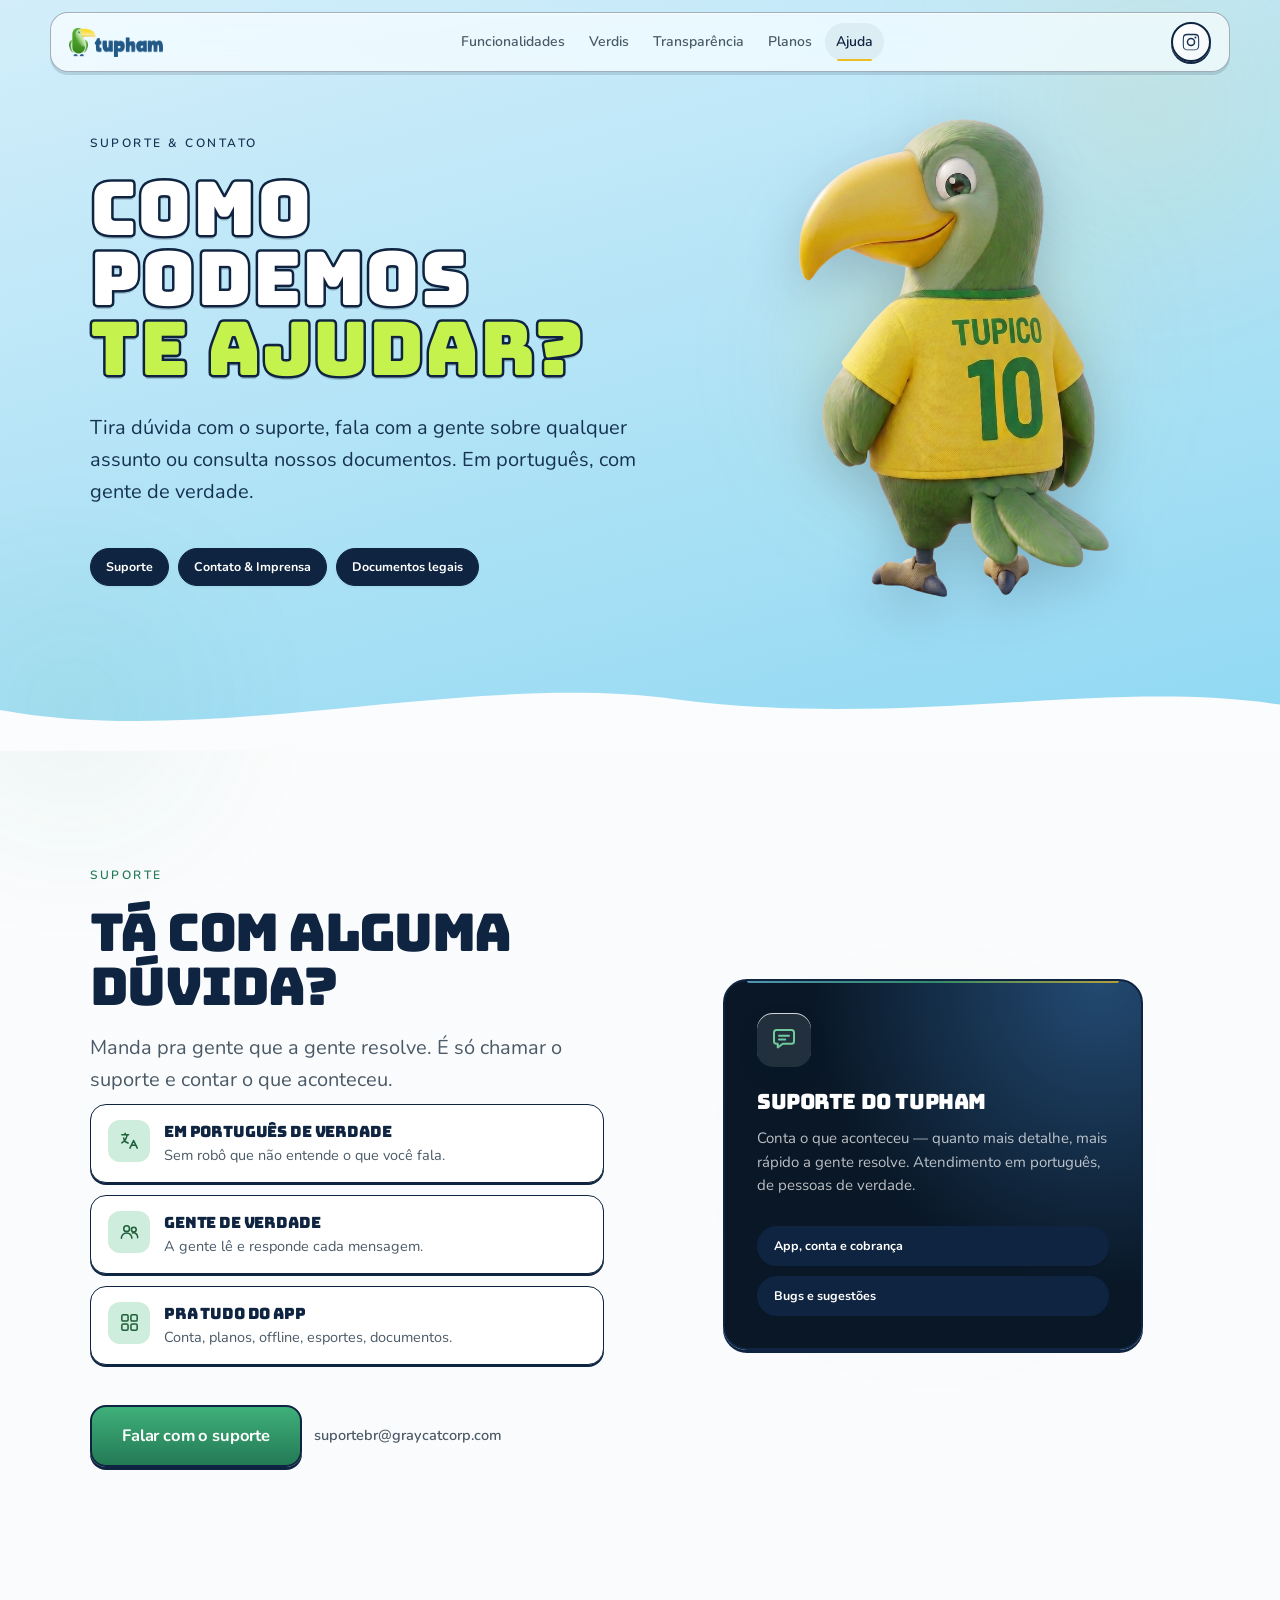
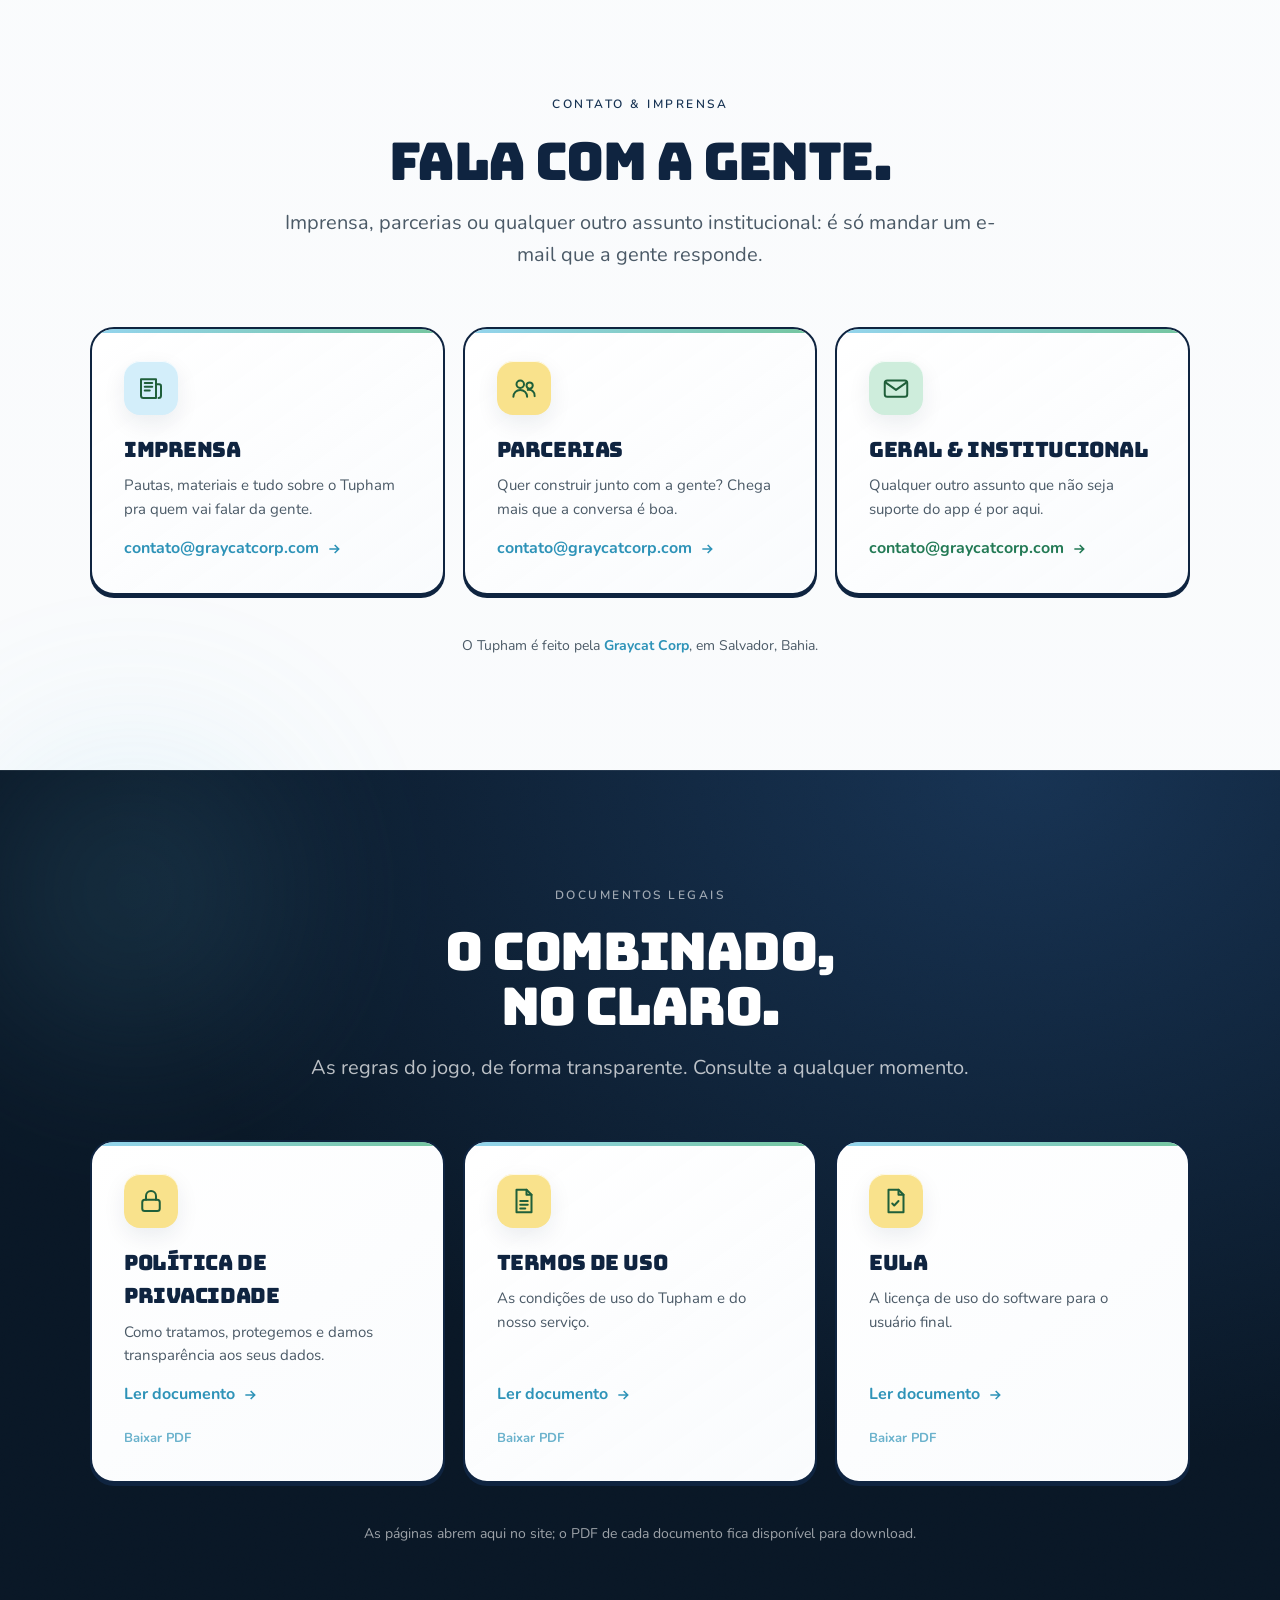
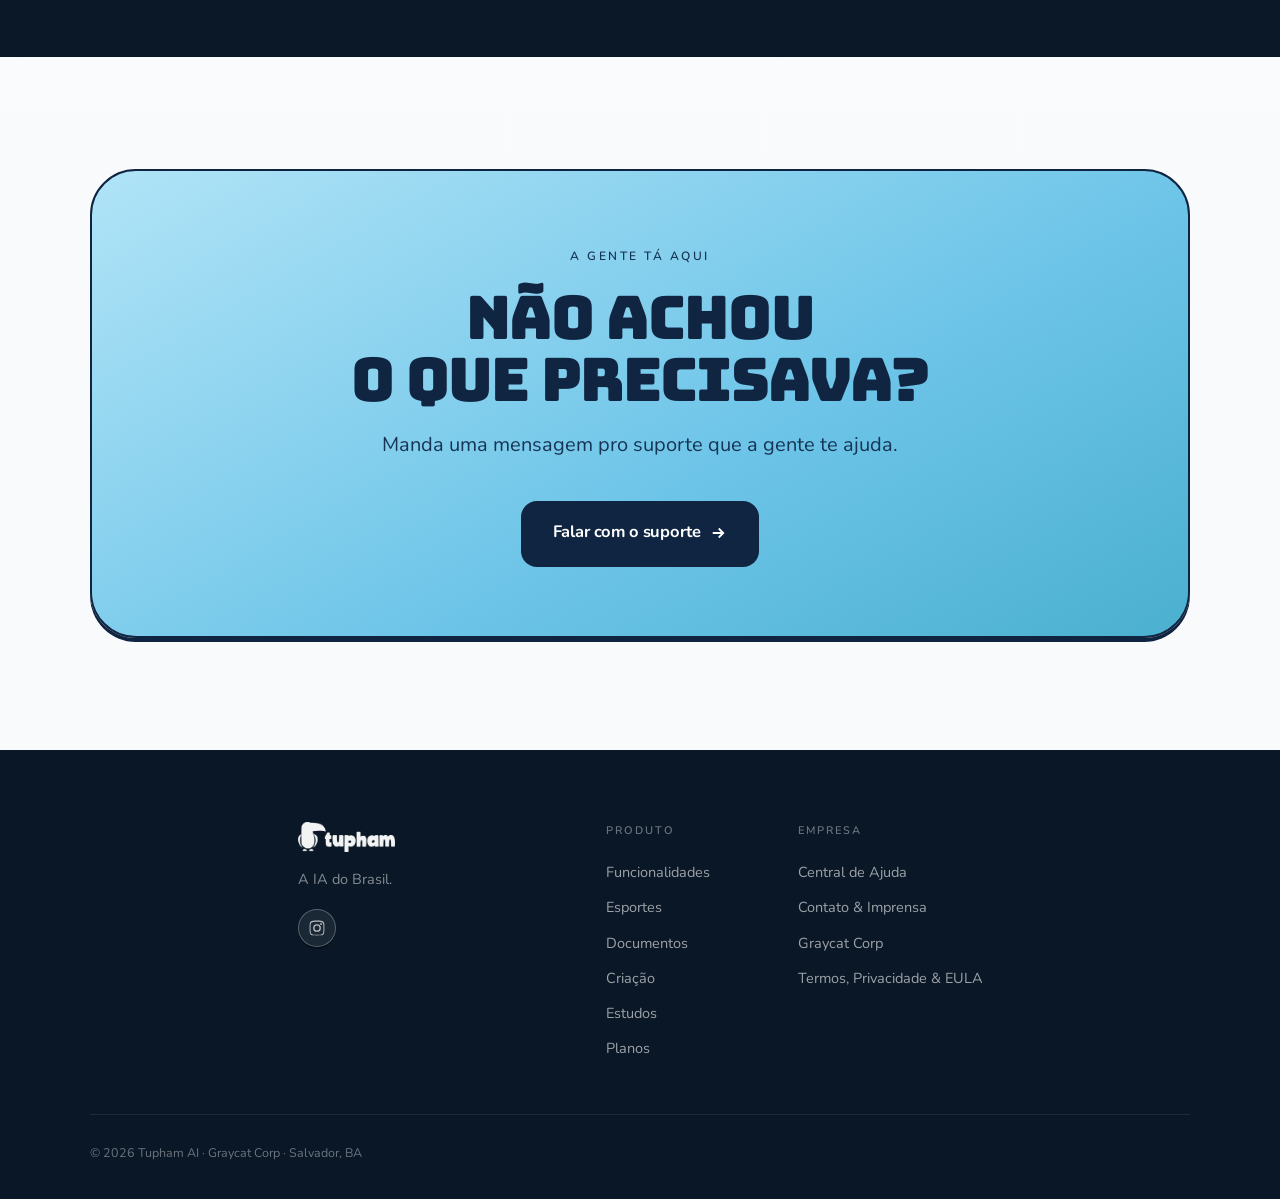
<file: ajuda.html>
<!DOCTYPE html>
<html lang="pt-BR">
<head>
<meta charset="UTF-8">
<meta name="viewport" content="width=device-width, initial-scale=1.0">
<title>Central de Ajuda — Tupham · Suporte, contato e documentos</title>
<meta name="description" content="Precisa de ajuda com o Tupham? Fale com o suporte em português, entre em contato com a gente para imprensa e parcerias, e consulte nossos documentos legais. Gente de verdade, do Brasil.">
<meta name="theme-color" content="#6BC4E8">
<meta property="og:type" content="website">
<meta property="og:title" content="Central de Ajuda — Tupham">
<meta property="og:description" content="Suporte em português, contato para imprensa e parcerias, e os documentos legais do Tupham — num lugar só.">
<meta property="og:image" content="https://tupham.com.br/assets/img/og.png">
<meta property="og:image:secure_url" content="https://tupham.com.br/assets/img/og.png">
<meta property="og:image:type" content="image/png">
<meta property="og:image:width" content="1200">
<meta property="og:image:height" content="630">
<meta property="og:image:alt" content="Tupham — A IA do Brasil">
<meta name="twitter:card" content="summary_large_image">
<meta name="twitter:image" content="https://tupham.com.br/assets/img/og.png">
<meta name="twitter:image:alt" content="Tupham — A IA do Brasil">
<link rel="icon" type="image/png" href="assets/img/brand/mascote-tupham.png">
<link rel="preconnect" href="https://fonts.googleapis.com">
<link rel="preconnect" href="https://fonts.gstatic.com" crossorigin>
<link href="https://fonts.googleapis.com/css2?family=Bungee&family=Nunito:ital,wght@0,200..1000;1,200..1000&display=swap" rel="stylesheet">
<link rel="stylesheet" href="assets/css/tupham.css?v=20261021-4">
<style>
  /* scoped helpers — só com tokens existentes */
  .helpsec{scroll-margin-top:90px}
  .toc{display:flex;flex-wrap:wrap;gap:9px}
  .toc a{display:inline-flex;align-items:center;gap:0;font-family:var(--font-body);font-size:12.5px;font-weight:700;letter-spacing:0;padding:8px 15px;border-radius:var(--r-pill);background:var(--ink-900);border:1px solid var(--ink-900);color:#fff;box-shadow:var(--sh-xs);transition:transform .25s var(--ease),background .2s,color .2s}
  .toc a:hover{transform:translateY(-2px);background:var(--ink-800);color:#fff}
  .legal-card{display:flex;flex-direction:column;height:100%}
  .legal-card .btn-link{margin-top:auto;padding-top:14px}
  .mail-row{display:flex;flex-wrap:wrap;gap:12px;align-items:center}
  /* suporte — bullets em tiles com ícone */
  .flist{display:grid;gap:12px;margin-top:8px}
  .flist li{display:flex;gap:14px;align-items:flex-start;background:var(--surface);border:1.5px solid var(--ink-900);border-radius:var(--r);padding:15px 17px;box-shadow:0 2px 0 var(--ink-900);transition:transform .18s var(--ease),box-shadow .18s var(--ease)}
  .flist li:hover{transform:translateY(-2px);box-shadow:0 4px 0 var(--ink-900)}
  .flist .fi{flex-shrink:0;width:42px;height:42px;border-radius:12px;display:flex;align-items:center;justify-content:center;font-size:21px;background:var(--leaf-100)}
  .flist .ft{font-size:14.5px;color:var(--tx-2);line-height:1.5}
  .flist .ft b{display:block;font-family:var(--font-display);font-weight:400;font-size:15.5px;color:var(--ink-900);letter-spacing:-.01em;margin-bottom:2px}
  /* contato/legal — cards com topo em destaque + tag PDF */
  .icard{position:relative;overflow:hidden}
  .icard::before{content:"";position:absolute;top:0;left:0;right:0;height:4px;background:linear-gradient(90deg,var(--sky-400),var(--leaf-400))}
  .pdf-tag{position:absolute;top:18px;right:18px;font-family:var(--font-body);font-size:10px;font-weight:700;letter-spacing:1px;color:var(--ink-900);background:var(--gold-200);padding:4px 9px;border-radius:var(--r-pill)}
</style>
</head>
<body>
<div class="progress" id="progress"></div>

<!-- ===== NAV (shared) ===== -->
<nav class="nav" id="nav">
  <div class="nav-in">
    <a href="index.html" class="nav-logo" aria-label="Tupham — início"><img src="assets/img/brand/logo-tupham.png" alt="Tupham"></a>
    <div class="nav-links">
      <a href="habilidades.html">Funcionalidades</a>
      <a href="como-salvamos-o-mundo.html">Verdis</a>
      <a href="auditoria.html">Transparência</a>
      <a href="planos.html">Planos</a>
      <a href="ajuda.html" class="active" aria-current="page">Ajuda</a>
    </div>
    <div class="nav-right">
      <a href="https://www.instagram.com/tuphambrasil/" target="_blank" rel="noopener" aria-label="Instagram do Tupham" class="nav-insta"><svg viewBox="0 0 24 24" fill="currentColor"><path d="M12 2.16c3.2 0 3.58.01 4.85.07 3.25.15 4.77 1.69 4.92 4.92.06 1.27.07 1.65.07 4.85s-.01 3.58-.07 4.85c-.15 3.23-1.66 4.77-4.92 4.92-1.27.06-1.64.07-4.85.07s-3.58-.01-4.85-.07c-3.26-.15-4.77-1.7-4.92-4.92C2.17 15.58 2.16 15.2 2.16 12s.01-3.58.07-4.85C2.38 3.92 3.9 2.38 7.15 2.23 8.42 2.17 8.8 2.16 12 2.16zm0 1.62c-3.14 0-3.51.01-4.75.07-2.43.11-3.66 1.32-3.77 3.77-.06 1.24-.07 1.61-.07 4.75s.01 3.51.07 4.75c.11 2.43 1.32 3.66 3.77 3.77 1.24.06 1.61.07 4.75.07s3.51-.01 4.75-.07c2.43-.11 3.66-1.32 3.77-3.77.06-1.24.07-1.61.07-4.75s-.01-3.51-.07-4.75c-.11-2.43-1.32-3.66-3.77-3.77-1.24-.06-1.61-.07-4.75-.07zM12 6.84A5.16 5.16 0 1 0 12 17.16 5.16 5.16 0 0 0 12 6.84zm0 8.5A3.34 3.34 0 1 1 12 8.66a3.34 3.34 0 0 1 0 6.68zm5.34-9.87a1.2 1.2 0 1 0 0 2.4 1.2 1.2 0 0 0 0-2.4z"/></svg></a>
      <button class="burger" id="burger" aria-label="Menu" aria-expanded="false"><span></span><span></span><span></span></button>
    </div>
  </div>
</nav>
<div class="mobnav" id="mobnav" aria-hidden="true" inert>
  <a href="habilidades.html">Funcionalidades<span class="arr">→</span></a>
  <a href="como-salvamos-o-mundo.html">Verdis<span class="arr">→</span></a>
  <a href="auditoria.html">Transparência<span class="arr">→</span></a>
  <a href="planos.html">Planos<span class="arr">→</span></a>
  <a href="ajuda.html">Ajuda<span class="arr">→</span></a>
  <a href="https://www.instagram.com/tuphambrasil/" target="_blank" rel="noopener" class="btn btn-gold"><svg viewBox="0 0 24 24" fill="currentColor"><path d="M12 2.16c3.2 0 3.58.01 4.85.07 3.25.15 4.77 1.69 4.92 4.92.06 1.27.07 1.65.07 4.85s-.01 3.58-.07 4.85c-.15 3.23-1.66 4.77-4.92 4.92-1.27.06-1.64.07-4.85.07s-3.58-.01-4.85-.07c-3.26-.15-4.77-1.7-4.92-4.92C2.17 15.58 2.16 15.2 2.16 12s.01-3.58.07-4.85C2.38 3.92 3.9 2.38 7.15 2.23 8.42 2.17 8.8 2.16 12 2.16zm0 1.62c-3.14 0-3.51.01-4.75.07-2.43.11-3.66 1.32-3.77 3.77-.06 1.24-.07 1.61-.07 4.75s.01 3.51.07 4.75c.11 2.43 1.32 3.66 3.77 3.77 1.24.06 1.61.07 4.75.07s3.51-.01 4.75-.07c2.43-.11 3.66-1.32 3.77-3.77.06-1.24.07-1.61.07-4.75s-.01-3.51-.07-4.75c-.11-2.43-1.32-3.66-3.77-3.77-1.24-.06-1.61-.07-4.75-.07zM12 6.84A5.16 5.16 0 1 0 12 17.16 5.16 5.16 0 0 0 12 6.84zm0 8.5A3.34 3.34 0 1 1 12 8.66a3.34 3.34 0 0 1 0 6.68zm5.34-9.87a1.2 1.2 0 1 0 0 2.4 1.2 1.2 0 0 0 0-2.4z"/></svg>Instagram</a>
</div>

<main>

<!-- ===== PAGE HERO ===== -->
<section class="section bg-sky grain">
  <div class="sec-orb glow--gold" style="width:360px;height:360px;top:-10%;right:-4%;opacity:.5"></div>
  <div class="sec-orb glow--leaf" style="width:300px;height:300px;bottom:-14%;left:-6%;opacity:.45"></div>
  <div class="wrap split split--wide-text">
    <div data-reveal>
      <span class="eyebrow">Suporte &amp; contato</span>
      <h1 class="display mt-2 comic comic--outline" style="font-size:clamp(40px,6.8vw,74px)">Como podemos<br><span class="lime">te ajudar?</span></h1>
      <p class="lead mt-3" style="color:var(--ink-800)">Tira dúvida com o suporte, fala com a gente sobre qualquer assunto ou consulta nossos documentos. Em português, com gente de verdade.</p>
      <nav class="toc mt-4" aria-label="Seções">
        <a href="#suporte">Suporte</a>
        <a href="#contato">Contato &amp; Imprensa</a>
        <a href="#legal">Documentos legais</a>
      </nav>
    </div>
    <div class="split-visual" data-reveal>
      <div class="glow glow--gold" style="width:300px;height:300px"></div>
      <img src="assets/img/mascotes/tupico-craque.png" alt="Tupico, o mascote do Tupham" class="tupico tupico--float" style="width:clamp(210px,48vw,320px);position:relative;z-index:1">
    </div>
  </div>
  <svg class="wave wave--bottom" viewBox="0 0 1440 110" preserveAspectRatio="none" aria-hidden="true"><path fill="#FBFCFD" d="M0,64 C240,108 520,20 760,52 C1020,86 1240,28 1440,58 L1440,110 L0,110Z"/></svg>
</section>

<!-- ===== SUPORTE ===== -->
<section class="section helpsec" id="suporte">
  <div class="wrap split">
    <div data-reveal>
      <span class="eyebrow eyebrow--leaf">Suporte</span>
      <h2 class="h-sec mt-2">Tá com alguma<br>dúvida?</h2>
      <p class="lead mt-2">Manda pra gente que a gente resolve. É só chamar o suporte e contar o que aconteceu.</p>
      <ul class="flist mt-3">
        <li><span class="fi"><svg viewBox="0 0 24 24" fill="none" stroke="currentColor" stroke-width="1.6" stroke-linecap="round" stroke-linejoin="round"><path d="M4 6h7M7.5 4.5V6M9.5 6c-.4 4-3 7-5.5 8.5M6 9.5c.3 2.6 2.5 4.5 4.5 5.2"/><path d="M12.5 20l3.8-8 3.8 8M14 17h4.6"/></svg></span><span class="ft"><b>Em português de verdade</b>Sem robô que não entende o que você fala.</span></li>
        <li><span class="fi"><svg viewBox="0 0 24 24" fill="none" stroke="currentColor" stroke-width="1.6" stroke-linecap="round" stroke-linejoin="round"><circle cx="9" cy="9" r="3"/><circle cx="16.5" cy="10" r="2.5"/><path d="M3.5 19a5.5 5.5 0 0 1 11 0M15 13.5a4.5 4.5 0 0 1 5.5 5"/></svg></span><span class="ft"><b>Gente de verdade</b>A gente lê e responde cada mensagem.</span></li>
        <li><span class="fi"><svg viewBox="0 0 24 24" fill="none" stroke="currentColor" stroke-width="1.6" stroke-linecap="round" stroke-linejoin="round"><rect x="4" y="4" width="6.5" height="6.5" rx="1.5"/><rect x="13.5" y="4" width="6.5" height="6.5" rx="1.5"/><rect x="4" y="13.5" width="6.5" height="6.5" rx="1.5"/><rect x="13.5" y="13.5" width="6.5" height="6.5" rx="1.5"/></svg></span><span class="ft"><b>Pra tudo do app</b>Conta, planos, offline, esportes, documentos.</span></li>
      </ul>
      <div class="mail-row mt-4">
        <a href="mailto:suportebr@graycatcorp.com" class="btn btn-leaf btn-lg">Falar com o suporte</a>
        <span class="muted" style="font-size:14.5px;font-weight:600">suportebr@graycatcorp.com</span>
      </div>
    </div>
    <div class="split-visual" data-reveal>
      <div class="glow glow--leaf" style="width:300px;height:300px;opacity:.5"></div>
      <div class="card card--ink" style="width:min(420px,100%);position:relative;z-index:1">
        <div class="card-ico card-ico--ink" style="background:rgba(255,255,255,.1)"><svg viewBox="0 0 24 24" fill="none" stroke="currentColor" stroke-width="1.6" stroke-linecap="round" stroke-linejoin="round"><path d="M4 6a2 2 0 0 1 2-2h12a2 2 0 0 1 2 2v7a2 2 0 0 1-2 2h-7l-4 3v-3H6a2 2 0 0 1-2-2z"/><path d="M8 8.5h8M8 11.5h5"/></svg></div>
        <h3>Suporte do Tupham</h3>
        <p>Conta o que aconteceu — quanto mais detalhe, mais rápido a gente resolve. Atendimento em português, de pessoas de verdade.</p>
        <div class="stack gap-sm mt-3">
          <span class="pill pill--light">App, conta e cobrança</span>
          <span class="pill pill--light">Bugs e sugestões</span>
        </div>
      </div>
    </div>
  </div>
</section>

<!-- ===== CONTATO & INSTITUCIONAL ===== -->
<section class="section helpsec" id="contato">
  <div class="wrap">
    <div class="center mb-5" data-reveal>
      <span class="eyebrow eyebrow--center">Contato &amp; Imprensa</span>
      <h2 class="h-sec mt-2">Fala com a gente.</h2>
      <p class="lead mx-auto maxw-md mt-2">Imprensa, parcerias ou qualquer outro assunto institucional: é só mandar um e-mail que a gente responde.</p>
    </div>
    <div class="grid grid-3" data-reveal-stagger>
      <div class="card icard legal-card">
        <div class="card-ico card-ico--sky"><svg viewBox="0 0 24 24" fill="none" stroke="currentColor" stroke-width="1.6" stroke-linecap="round" stroke-linejoin="round"><path d="M4 5h12v15H6a2 2 0 0 1-2-2z"/><path d="M16 9h2.5a1.5 1.5 0 0 1 1.5 1.5V18a2 2 0 0 1-2 2"/><path d="M7 8h6M7 11h6M7 14h4"/></svg></div>
        <h3>Imprensa</h3>
        <p>Pautas, materiais e tudo sobre o Tupham pra quem vai falar da gente.</p>
        <a href="mailto:contato@graycatcorp.com?subject=Imprensa" class="btn-link">contato@graycatcorp.com <svg viewBox="0 0 24 24" fill="none" stroke="currentColor" stroke-width="2.4"><path d="M5 12h14M13 6l6 6-6 6"/></svg></a>
      </div>
      <div class="card icard legal-card">
        <div class="card-ico card-ico--gold"><svg viewBox="0 0 24 24" fill="none" stroke="currentColor" stroke-width="1.6" stroke-linecap="round" stroke-linejoin="round"><circle cx="9" cy="9" r="3"/><circle cx="16.5" cy="10" r="2.5"/><path d="M3.5 19a5.5 5.5 0 0 1 11 0M15 13.5a4.5 4.5 0 0 1 5.5 5"/></svg></div>
        <h3>Parcerias</h3>
        <p>Quer construir junto com a gente? Chega mais que a conversa é boa.</p>
        <a href="mailto:contato@graycatcorp.com?subject=Parceria" class="btn-link">contato@graycatcorp.com <svg viewBox="0 0 24 24" fill="none" stroke="currentColor" stroke-width="2.4"><path d="M5 12h14M13 6l6 6-6 6"/></svg></a>
      </div>
      <div class="card icard legal-card">
        <div class="card-ico card-ico--leaf"><svg viewBox="0 0 24 24" fill="none" stroke="currentColor" stroke-width="1.6" stroke-linecap="round" stroke-linejoin="round"><rect x="3" y="6" width="18" height="13" rx="2"/><path d="M3.5 7.5l8.5 6 8.5-6"/></svg></div>
        <h3>Geral &amp; institucional</h3>
        <p>Qualquer outro assunto que não seja suporte do app é por aqui.</p>
        <a href="mailto:contato@graycatcorp.com" class="btn-link btn-link--leaf">contato@graycatcorp.com <svg viewBox="0 0 24 24" fill="none" stroke="currentColor" stroke-width="2.4"><path d="M5 12h14M13 6l6 6-6 6"/></svg></a>
      </div>
    </div>
    <p class="center muted mt-4" data-reveal style="font-size:14px">O Tupham é feito pela <a href="https://graycatcorp.com" target="_blank" rel="noopener" class="btn-link" style="display:inline-flex">Graycat Corp</a>, em Salvador, Bahia.</p>
  </div>
</section>

<!-- ===== DOCUMENTOS LEGAIS ===== -->
<section class="section bg-ink grain on-dark helpsec" id="legal">
  <div class="sec-orb glow--sky" style="width:420px;height:420px;top:-10%;left:-6%;opacity:.45"></div>
  <div class="wrap">
    <div class="center mb-5" data-reveal>
      <span class="eyebrow eyebrow--center eyebrow--light">Documentos legais</span>
      <h2 class="h-sec mt-2">O combinado,<br>no claro.</h2>
      <p class="lead mx-auto maxw-md mt-2">As regras do jogo, de forma transparente. Consulte a qualquer momento.</p>
    </div>
    <div class="grid grid-3" data-reveal-stagger>
      <div class="card icard legal-card">
        <div class="card-ico card-ico--gold"><svg viewBox="0 0 24 24" fill="none" stroke="currentColor" stroke-width="1.6" stroke-linecap="round" stroke-linejoin="round"><rect x="5" y="11" width="14" height="9" rx="2"/><path d="M8 11V8a4 4 0 0 1 8 0v3"/></svg></div>
        <h3>Política de Privacidade</h3>
        <p>Como tratamos, protegemos e damos transparência aos seus dados.</p>
        <a href="/privacy" class="btn-link">Ler documento <svg viewBox="0 0 24 24" fill="none" stroke="currentColor" stroke-width="2.4"><path d="M5 12h14M13 6l6 6-6 6"/></svg></a>
        <a href="assets/legal/politica-de-privacidade.pdf" target="_blank" rel="noopener" class="btn-link" style="margin-top:6px;font-size:13px;opacity:.7">Baixar PDF</a>
      </div>
      <div class="card icard legal-card">
        <div class="card-ico card-ico--gold"><svg viewBox="0 0 24 24" fill="none" stroke="currentColor" stroke-width="1.6" stroke-linecap="round" stroke-linejoin="round"><path d="M6 3h8l4 4v14H6z"/><path d="M14 3v4h4"/><path d="M9 12h6M9 15h6M9 18h4"/></svg></div>
        <h3>Termos de Uso</h3>
        <p>As condições de uso do Tupham e do nosso serviço.</p>
        <a href="/terms" class="btn-link">Ler documento <svg viewBox="0 0 24 24" fill="none" stroke="currentColor" stroke-width="2.4"><path d="M5 12h14M13 6l6 6-6 6"/></svg></a>
        <a href="assets/legal/termos-de-uso.pdf" target="_blank" rel="noopener" class="btn-link" style="margin-top:6px;font-size:13px;opacity:.7">Baixar PDF</a>
      </div>
      <div class="card icard legal-card">
        <div class="card-ico card-ico--gold"><svg viewBox="0 0 24 24" fill="none" stroke="currentColor" stroke-width="1.6" stroke-linecap="round" stroke-linejoin="round"><path d="M6 3h8l4 4v14H6z"/><path d="M14 3v4h4"/><path d="M9 14l1.6 1.6L14 12"/></svg></div>
        <h3>EULA</h3>
        <p>A licença de uso do software para o usuário final.</p>
        <a href="/eula" class="btn-link">Ler documento <svg viewBox="0 0 24 24" fill="none" stroke="currentColor" stroke-width="2.4"><path d="M5 12h14M13 6l6 6-6 6"/></svg></a>
        <a href="assets/legal/eula.pdf" target="_blank" rel="noopener" class="btn-link" style="margin-top:6px;font-size:13px;opacity:.7">Baixar PDF</a>
      </div>
    </div>
    <p class="center muted mt-4 on-dark" data-reveal style="font-size:14px;color:rgba(255,255,255,.6)">As páginas abrem aqui no site; o PDF de cada documento fica disponível para download.</p>
  </div>
</section>

<!-- ===== FINAL CTA ===== -->
<section class="section">
  <div class="wrap">
    <div class="cta-band grain" data-reveal>
      <span class="eyebrow eyebrow--center">A gente tá aqui</span>
      <h2 class="h-sec mt-2" style="font-size:clamp(34px,6vw,60px)">Não achou<br>o que precisava?</h2>
      <p class="lead mx-auto maxw-sm mt-2" style="color:var(--ink-800)">Manda uma mensagem pro suporte que a gente te ajuda.</p>
      <div class="btn-row mt-4" style="justify-content:center">
        <a href="mailto:suportebr@graycatcorp.com" class="btn btn-ink btn-lg">Falar com o suporte <svg viewBox="0 0 24 24" fill="none" stroke="currentColor" stroke-width="2.4"><path d="M5 12h14M13 6l6 6-6 6"/></svg></a>
      </div>
    </div>
  </div>
</section>

</main>

<!-- ===== FOOTER (shared) ===== -->
<footer class="foot">
  <div class="wrap">
    <div class="foot-top">
      <div class="foot-brand">
        <img src="assets/img/brand/logo-tupham.png" alt="Tupham">
        <p>A IA do Brasil.</p>
        <div class="foot-social">
          <a href="https://www.instagram.com/tuphambrasil/" target="_blank" rel="noopener" aria-label="Instagram"><svg viewBox="0 0 24 24" fill="currentColor"><path d="M12 2.16c3.2 0 3.58.01 4.85.07 3.25.15 4.77 1.69 4.92 4.92.06 1.27.07 1.65.07 4.85s-.01 3.58-.07 4.85c-.15 3.23-1.66 4.77-4.92 4.92-1.27.06-1.64.07-4.85.07s-3.58-.01-4.85-.07c-3.26-.15-4.77-1.7-4.92-4.92C2.17 15.58 2.16 15.2 2.16 12s.01-3.58.07-4.85C2.38 3.92 3.9 2.38 7.15 2.23 8.42 2.17 8.8 2.16 12 2.16zm0 1.62c-3.14 0-3.51.01-4.75.07-2.43.11-3.66 1.32-3.77 3.77-.06 1.24-.07 1.61-.07 4.75s.01 3.51.07 4.75c.11 2.43 1.32 3.66 3.77 3.77 1.24.06 1.61.07 4.75.07s3.51-.01 4.75-.07c2.43-.11 3.66-1.32 3.77-3.77.06-1.24.07-1.61.07-4.75s-.01-3.51-.07-4.75c-.11-2.43-1.32-3.66-3.77-3.77-1.24-.06-1.61-.07-4.75-.07zM12 6.84A5.16 5.16 0 1 0 12 17.16 5.16 5.16 0 0 0 12 6.84zm0 8.5A3.34 3.34 0 1 1 12 8.66a3.34 3.34 0 0 1 0 6.68zm5.34-9.87a1.2 1.2 0 1 0 0 2.4 1.2 1.2 0 0 0 0-2.4z"/></svg></a>
        </div>
      </div>
      <div class="foot-col">
        <h4>Produto</h4>
        <a href="habilidades.html">Funcionalidades</a>
        <a href="habilidades.html#esportes">Esportes</a>
        <a href="habilidades.html#documentos">Documentos</a>
        <a href="habilidades.html#criacao">Criação</a>
        <a href="habilidades.html#pesquisa">Estudos</a>
        <a href="planos.html">Planos</a>
      </div>
      <div class="foot-col">
        <h4>Empresa</h4>
        <a href="ajuda.html">Central de Ajuda</a>
        <a href="ajuda.html#contato">Contato &amp; Imprensa</a>
        <a href="https://graycatcorp.com" target="_blank" rel="noopener">Graycat Corp</a>
        <a href="ajuda.html#legal">Termos, Privacidade &amp; EULA</a>
      </div>
    </div>
    <div class="foot-bottom">
      <p>© <span data-year>2026</span> Tupham AI · Graycat Corp · Salvador, BA</p>
      
    </div>
  </div>
</footer>

<script src="assets/js/tupham.js?v=20260804-2"></script>
</body>
</html>
</file>
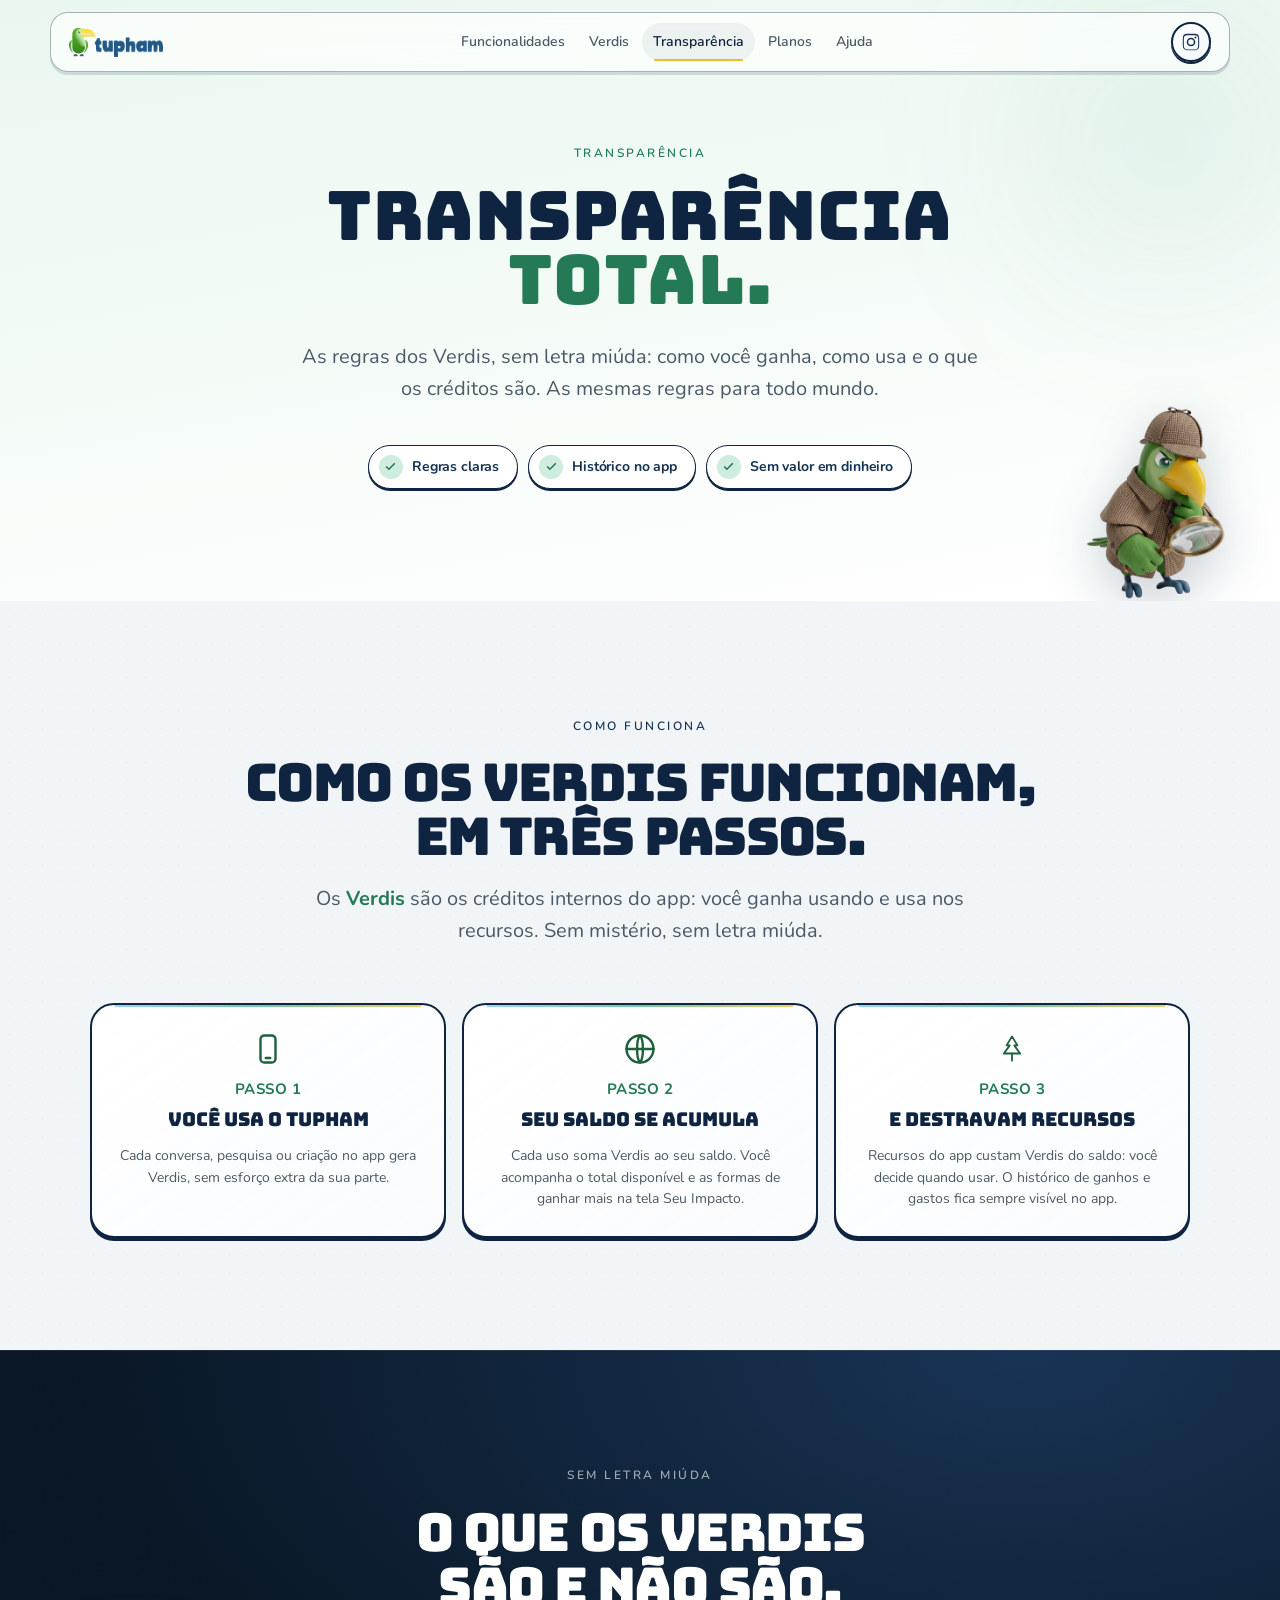
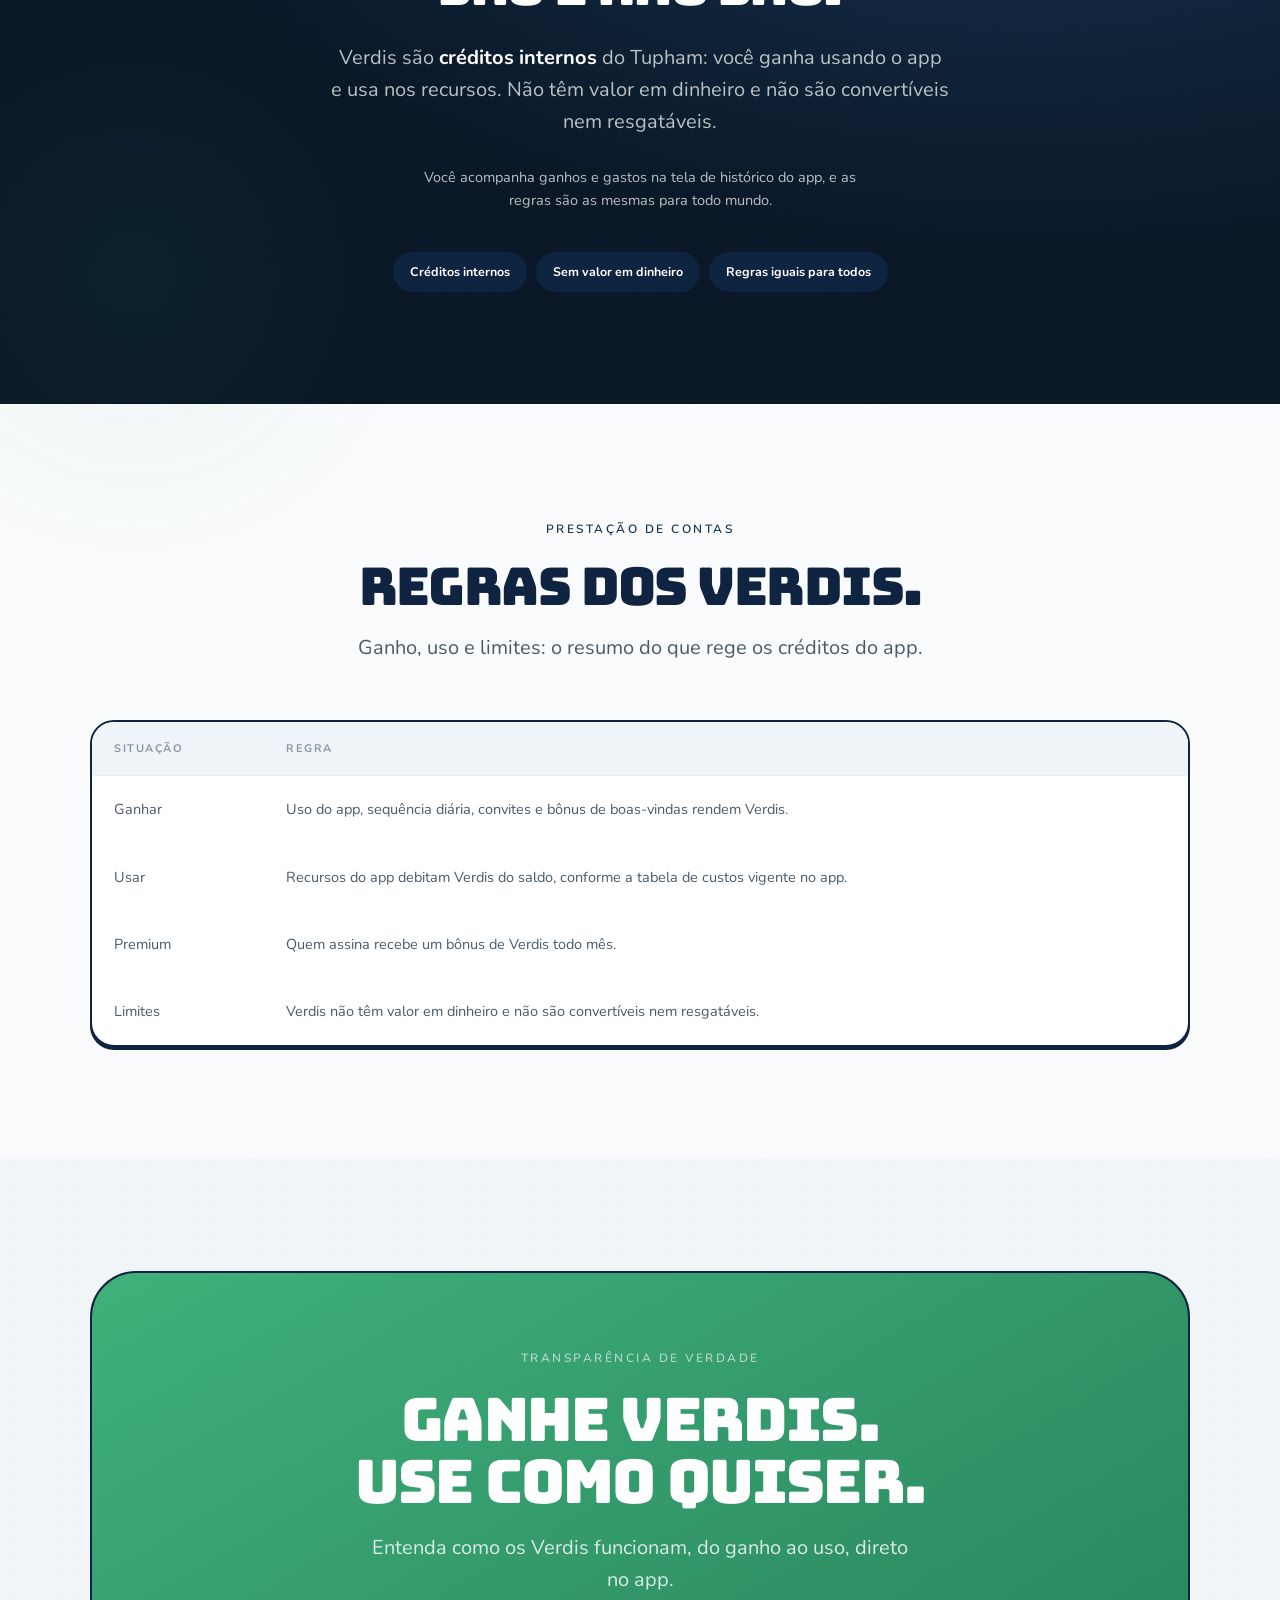
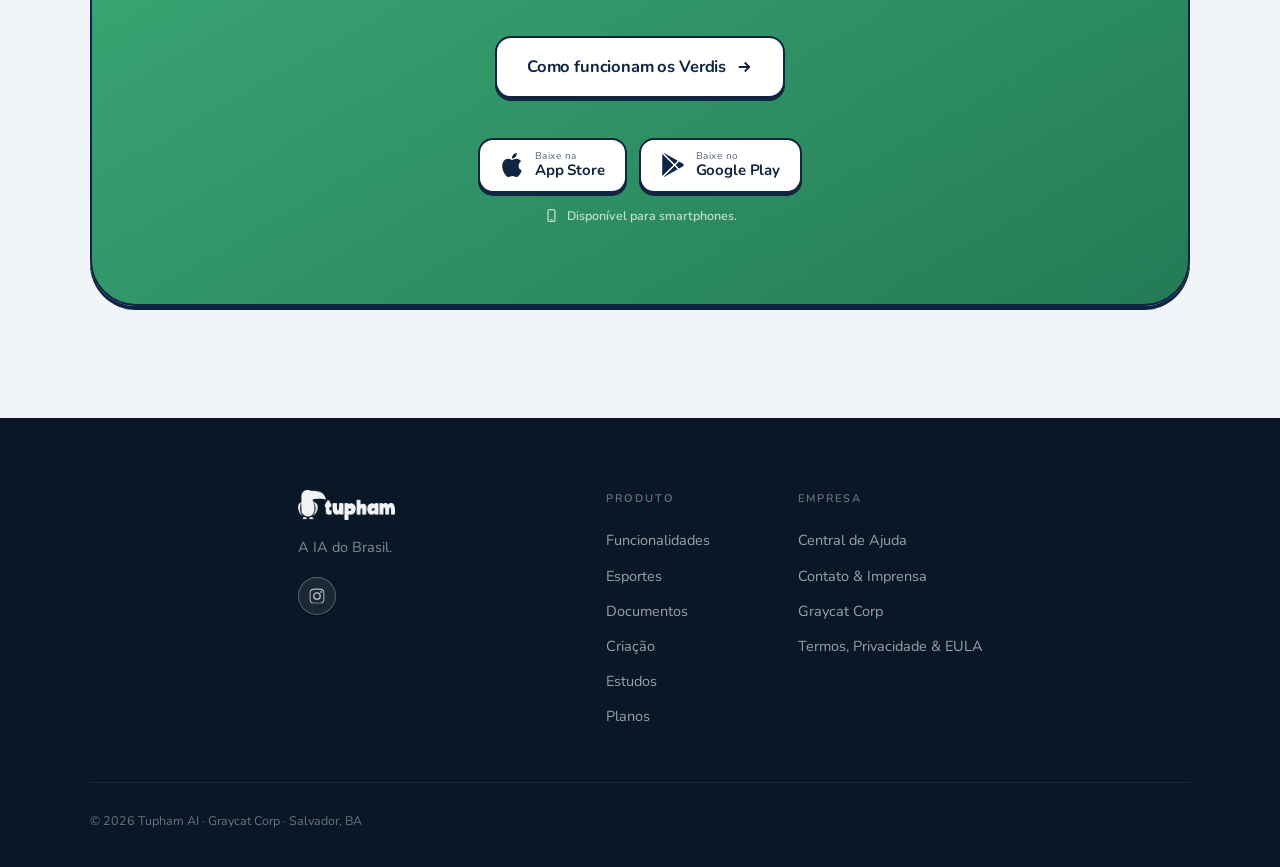
<file: auditoria.html>
<!DOCTYPE html>
<html lang="pt-BR">
<head>
<meta charset="UTF-8">
<meta name="viewport" content="width=device-width, initial-scale=1.0">
<title>Transparência — Tupham</title>
<meta name="description" content="As regras dos Verdis sem letra miúda: como você ganha, como usa e o que os créditos do Tupham são.">
<meta name="theme-color" content="#6BC4E8">
<meta property="og:type" content="website">
<meta property="og:title" content="Transparência — Tupham">
<meta property="og:description" content="As regras dos Verdis, os créditos do Tupham, sem letra miúda.">
<meta property="og:image" content="https://tupham.com.br/assets/img/og.png">
<meta property="og:image:secure_url" content="https://tupham.com.br/assets/img/og.png">
<meta property="og:image:type" content="image/png">
<meta property="og:image:width" content="1200">
<meta property="og:image:height" content="630">
<meta property="og:image:alt" content="Tupham — A IA do Brasil">
<meta name="twitter:card" content="summary_large_image">
<meta name="twitter:image" content="https://tupham.com.br/assets/img/og.png">
<meta name="twitter:image:alt" content="Tupham — A IA do Brasil">
<link rel="icon" type="image/png" href="assets/img/brand/mascote-tupham.png">
<link rel="preconnect" href="https://fonts.googleapis.com">
<link rel="preconnect" href="https://fonts.gstatic.com" crossorigin>
<link href="https://fonts.googleapis.com/css2?family=Bungee&family=Nunito:ital,wght@0,200..1000;1,200..1000&display=swap" rel="stylesheet">
<link rel="stylesheet" href="assets/css/tupham.css?v=20261021-4">
<style>
  .trust{display:flex;flex-wrap:wrap;gap:10px;justify-content:center}
  .trust span{display:inline-flex;align-items:center;gap:9px;font-weight:700;font-size:14px;letter-spacing:-.01em;color:var(--ink-800);padding:9px 18px 9px 10px;border-radius:var(--r-pill);background:var(--surface);border:1.5px solid var(--ink-900);box-shadow:0 2px 0 var(--ink-900);transition:transform .18s var(--ease),box-shadow .18s var(--ease)}
  .trust span:hover{transform:translateY(-2px);box-shadow:0 4px 0 var(--ink-900)}
  .trust span i{flex-shrink:0;width:24px;height:24px;border-radius:50%;background:var(--leaf-100);display:inline-flex;align-items:center;justify-content:center}
  .trust span i svg{width:13px;height:13px;color:var(--leaf-600)}
  .ledger{width:100%;border-collapse:separate;border-spacing:0;background:var(--surface);border:2px solid var(--ink-900);border-radius:var(--r-lg);overflow:hidden;box-shadow:0 3px 0 var(--ink-900)}
  .ledger thead th{font-family:var(--font-body);font-size:11px;font-weight:700;letter-spacing:1.5px;text-transform:uppercase;color:var(--tx-3);text-align:left;padding:18px 22px;background:var(--bg-soft);border-bottom:1px solid var(--line)}
  .ledger tbody td{padding:22px;color:var(--tx-2);font-size:14.5px}
  .ledger-empty td{text-align:center;padding:54px 26px}
  .ledger-empty .e-ico{font-size:38px;margin-bottom:14px}
  .ledger-empty h3{font-family:var(--font-display);font-weight:400;font-size:21px;letter-spacing:-.01em;color:var(--ink-900);margin-bottom:8px}
  .ledger-empty p{font-size:15px;color:var(--tx-2);line-height:1.6;max-width:52ch;margin:0 auto}
  @media(max-width:640px){.ledger-wrap{overflow-x:auto;-webkit-overflow-scrolling:touch}.ledger{min-width:520px}.ledger-empty .e-ico{font-size:32px}}
</style>
</head>
<body>
<div class="progress" id="progress"></div>

<!-- ===== NAV (shared) ===== -->
<nav class="nav" id="nav">
  <div class="nav-in">
    <a href="index.html" class="nav-logo" aria-label="Tupham — início"><img src="assets/img/brand/logo-tupham.png" alt="Tupham"></a>
    <div class="nav-links">
      <a href="habilidades.html">Funcionalidades</a>
      <a href="como-salvamos-o-mundo.html">Verdis</a>
      <a href="auditoria.html" class="active" aria-current="page">Transparência</a>
      <a href="planos.html">Planos</a>
      <a href="ajuda.html">Ajuda</a>
    </div>
    <div class="nav-right">
      <a href="https://www.instagram.com/tuphambrasil/" target="_blank" rel="noopener" aria-label="Instagram do Tupham" class="nav-insta"><svg viewBox="0 0 24 24" fill="currentColor"><path d="M12 2.16c3.2 0 3.58.01 4.85.07 3.25.15 4.77 1.69 4.92 4.92.06 1.27.07 1.65.07 4.85s-.01 3.58-.07 4.85c-.15 3.23-1.66 4.77-4.92 4.92-1.27.06-1.64.07-4.85.07s-3.58-.01-4.85-.07c-3.26-.15-4.77-1.7-4.92-4.92C2.17 15.58 2.16 15.2 2.16 12s.01-3.58.07-4.85C2.38 3.92 3.9 2.38 7.15 2.23 8.42 2.17 8.8 2.16 12 2.16zm0 1.62c-3.14 0-3.51.01-4.75.07-2.43.11-3.66 1.32-3.77 3.77-.06 1.24-.07 1.61-.07 4.75s.01 3.51.07 4.75c.11 2.43 1.32 3.66 3.77 3.77 1.24.06 1.61.07 4.75.07s3.51-.01 4.75-.07c2.43-.11 3.66-1.32 3.77-3.77.06-1.24.07-1.61.07-4.75s-.01-3.51-.07-4.75c-.11-2.43-1.32-3.66-3.77-3.77-1.24-.06-1.61-.07-4.75-.07zM12 6.84A5.16 5.16 0 1 0 12 17.16 5.16 5.16 0 0 0 12 6.84zm0 8.5A3.34 3.34 0 1 1 12 8.66a3.34 3.34 0 0 1 0 6.68zm5.34-9.87a1.2 1.2 0 1 0 0 2.4 1.2 1.2 0 0 0 0-2.4z"/></svg></a>
      <button class="burger" id="burger" aria-label="Menu" aria-expanded="false"><span></span><span></span><span></span></button>
    </div>
  </div>
</nav>
<div class="mobnav" id="mobnav" aria-hidden="true" inert>
  <a href="habilidades.html">Funcionalidades<span class="arr">→</span></a>
  <a href="como-salvamos-o-mundo.html">Verdis<span class="arr">→</span></a>
  <a href="auditoria.html">Transparência<span class="arr">→</span></a>
  <a href="planos.html">Planos<span class="arr">→</span></a>
  <a href="ajuda.html">Ajuda<span class="arr">→</span></a>
  <a href="https://www.instagram.com/tuphambrasil/" target="_blank" rel="noopener" class="btn btn-gold"><svg viewBox="0 0 24 24" fill="currentColor"><path d="M12 2.16c3.2 0 3.58.01 4.85.07 3.25.15 4.77 1.69 4.92 4.92.06 1.27.07 1.65.07 4.85s-.01 3.58-.07 4.85c-.15 3.23-1.66 4.77-4.92 4.92-1.27.06-1.64.07-4.85.07s-3.58-.01-4.85-.07c-3.26-.15-4.77-1.7-4.92-4.92C2.17 15.58 2.16 15.2 2.16 12s.01-3.58.07-4.85C2.38 3.92 3.9 2.38 7.15 2.23 8.42 2.17 8.8 2.16 12 2.16zm0 1.62c-3.14 0-3.51.01-4.75.07-2.43.11-3.66 1.32-3.77 3.77-.06 1.24-.07 1.61-.07 4.75s.01 3.51.07 4.75c.11 2.43 1.32 3.66 3.77 3.77 1.24.06 1.61.07 4.75.07s3.51-.01 4.75-.07c2.43-.11 3.66-1.32 3.77-3.77.06-1.24.07-1.61.07-4.75s-.01-3.51-.07-4.75c-.11-2.43-1.32-3.66-3.77-3.77-1.24-.06-1.61-.07-4.75-.07zM12 6.84A5.16 5.16 0 1 0 12 17.16 5.16 5.16 0 0 0 12 6.84zm0 8.5A3.34 3.34 0 1 1 12 8.66a3.34 3.34 0 0 1 0 6.68zm5.34-9.87a1.2 1.2 0 1 0 0 2.4 1.2 1.2 0 0 0 0-2.4z"/></svg>Instagram</a>
</div>

<main>

<!-- ===== PAGE HERO ===== -->
<section class="section bg-leaf-soft mascot-stage" style="padding-top:calc(var(--nav-h) + 56px)">
  <div class="sec-orb glow--leaf" style="width:380px;height:380px;top:-8%;right:-6%;opacity:.5"></div>
  <img class="tupico tupico--corner tupico--cr tupico--bob" src="assets/img/mascotes/tupico-detetive.png" alt="Tupico investigando os números" style="bottom:0;width:clamp(108px,11vw,156px)" loading="eager">
  <div class="wrap wrap--narrow center load">
    <span class="eyebrow eyebrow--center eyebrow--leaf">Transparência</span>
    <h1 class="display mt-2 comic comic--ink">Transparência<br><span style="color:var(--leaf-600)">total.</span></h1>
    <p class="lead mx-auto maxw-md mt-3">As regras dos Verdis, sem letra miúda: como você ganha, como usa e o que os créditos são. As mesmas regras para todo mundo.</p>
    <div class="trust mt-4">
      <span><i><svg viewBox="0 0 24 24" fill="none" stroke="currentColor" stroke-width="3"><path d="M20 6 9 17l-5-5"/></svg></i>Regras claras</span>
      <span><i><svg viewBox="0 0 24 24" fill="none" stroke="currentColor" stroke-width="3"><path d="M20 6 9 17l-5-5"/></svg></i>Histórico no app</span>
      <span><i><svg viewBox="0 0 24 24" fill="none" stroke="currentColor" stroke-width="3"><path d="M20 6 9 17l-5-5"/></svg></i>Sem valor em dinheiro</span>
    </div>
  </div>
</section>

<!-- ===== COMO FUNCIONAM OS VERDIS ===== -->
<section class="section bg-soft">
  <div class="wrap">
    <div class="center mb-5" data-reveal>
      <span class="eyebrow eyebrow--center">Como funciona</span>
      <h2 class="h-sec mt-2">Como os Verdis funcionam,<br>em três passos.</h2>
      <p class="lead mx-auto maxw-md mt-2">Os <b class="leaf-ink">Verdis</b> são os créditos internos do app: você ganha usando e usa nos recursos. Sem mistério, sem letra miúda.</p>
    </div>
    <div class="equiv" data-reveal-stagger>
      <div class="equiv-card">
        <div class="e-ico"><svg viewBox="0 0 24 24" fill="none" stroke="currentColor" stroke-width="1.6" stroke-linecap="round" stroke-linejoin="round"><rect x="7" y="3" width="10" height="18" rx="2.5"/><path d="M10.5 18h3"/></svg></div>
        <div class="e-num">PASSO 1</div>
        <div class="e-eq">Você usa o Tupham</div>
        <p class="muted mt-1" style="font-size:14px;line-height:1.55">Cada conversa, pesquisa ou criação no app gera Verdis, sem esforço extra da sua parte.</p>
      </div>
      <div class="equiv-card">
        <div class="e-ico"><svg viewBox="0 0 24 24" fill="none" stroke="currentColor" stroke-width="1.6" stroke-linecap="round" stroke-linejoin="round"><circle cx="12" cy="12" r="9"/><path d="M3 12h18M12 3c2.6 2.7 2.6 15.3 0 18M12 3c-2.6 2.7-2.6 15.3 0 18"/></svg></div>
        <div class="e-num">PASSO 2</div>
        <div class="e-eq">Seu saldo se acumula</div>
        <p class="muted mt-1" style="font-size:14px;line-height:1.55">Cada uso soma Verdis ao seu saldo. Você acompanha o total disponível e as formas de ganhar mais na tela Seu Impacto.</p>
      </div>
      <div class="equiv-card">
        <div class="e-ico"><svg viewBox="0 0 40 40" fill="none" stroke="currentColor" stroke-width="2" stroke-linecap="round" stroke-linejoin="round"><path d="M20 6L26 16H22.5L29 25H11L17.5 16H14Z"/><path d="M20 25V33"/></svg></div>
        <div class="e-num">PASSO 3</div>
        <div class="e-eq">E destravam recursos</div>
        <p class="muted mt-1" style="font-size:14px;line-height:1.55">Recursos do app custam Verdis do saldo: você decide quando usar. O histórico de ganhos e gastos fica sempre visível no app.</p>
      </div>
    </div>
  </div>
</section>

<!-- ===== NOSSO COMPROMISSO ===== -->
<section class="section bg-ink grain on-dark">
  <div class="sec-orb glow--leaf" style="width:420px;height:420px;bottom:-12%;left:-6%;opacity:.45"></div>
  <div class="wrap wrap--narrow">
    <div class="center" data-reveal>
      <span class="eyebrow eyebrow--center eyebrow--light">Sem letra miúda</span>
      <h2 class="h-sec mt-2">O que os Verdis<br>são e não são.</h2>
      <p class="lead mx-auto maxw-md mt-3">Verdis são <b style="color:#fff">créditos internos</b> do Tupham: você ganha usando o app e usa nos recursos. Não têm valor em dinheiro e não são convertíveis nem resgatáveis.</p>
      <p class="muted mx-auto maxw-sm mt-3" style="font-size:14.5px">Você acompanha ganhos e gastos na tela de histórico do app, e as regras são as mesmas para todo mundo.</p>
      <div class="pill-row mt-4" style="justify-content:center">
        <span class="pill pill--light">Créditos internos</span>
        <span class="pill pill--light">Sem valor em dinheiro</span>
        <span class="pill pill--light">Regras iguais para todos</span>
      </div>
    </div>
  </div>
</section>

<!-- ===== REGRAS DOS VERDIS ===== -->
<section class="section">
  <div class="wrap">
    <div class="center mb-5" data-reveal>
      <span class="eyebrow eyebrow--center">Prestação de contas</span>
      <h2 class="h-sec mt-2">Regras dos Verdis.</h2>
      <p class="lead mx-auto maxw-md mt-2">Ganho, uso e limites: o resumo do que rege os créditos do app.</p>
    </div>
    <div class="ledger-wrap" data-reveal>
      <table class="ledger">
        <thead>
          <tr>
            <th>Situação</th>
            <th>Regra</th>
          </tr>
        </thead>
        <tbody>
          <tr><td>Ganhar</td><td>Uso do app, sequência diária, convites e bônus de boas-vindas rendem Verdis.</td></tr>
          <tr><td>Usar</td><td>Recursos do app debitam Verdis do saldo, conforme a tabela de custos vigente no app.</td></tr>
          <tr><td>Premium</td><td>Quem assina recebe um bônus de Verdis todo mês.</td></tr>
          <tr><td>Limites</td><td>Verdis não têm valor em dinheiro e não são convertíveis nem resgatáveis.</td></tr>
        </tbody>
      </table>
    </div>
  </div>
</section>

<!-- ===== CTA BAND (leaf) ===== -->
<section class="section bg-soft">
  <div class="wrap">
    <div class="cta-band cta-band--leaf grain on-dark" data-reveal>
      <span class="eyebrow eyebrow--center eyebrow--light">Transparência de verdade</span>
      <h2 class="h-sec mt-2" style="color:#fff;font-size:clamp(34px,6vw,60px)">Ganhe Verdis.<br>Use como quiser.</h2>
      <p class="lead mx-auto maxw-sm mt-2" style="color:rgba(255,255,255,.82)">Entenda como os Verdis funcionam, do ganho ao uso, direto no app.</p>
      <div class="btn-row mt-4" style="justify-content:center">
        <a href="como-salvamos-o-mundo.html" class="btn btn-white btn-lg">Como funcionam os Verdis <svg viewBox="0 0 24 24" fill="none" stroke="currentColor" stroke-width="2.4"><path d="M5 12h14M13 6l6 6-6 6"/></svg></a>
      </div>
      <div class="store-row mt-4" style="justify-content:center">
        <a href="https://apps.apple.com/br/app/tupham/id6759582238" rel="noopener" class="store-btn store-btn--light"><svg viewBox="0 0 24 24" fill="currentColor"><path d="M12.152 6.896c-.948 0-2.415-1.078-3.96-1.04-2.04.027-3.91 1.183-4.961 3.014-2.117 3.675-.546 9.103 1.519 12.09 1.013 1.454 2.208 3.09 3.792 3.039 1.52-.065 2.09-.987 3.935-.987 1.831 0 2.35.987 3.96.948 1.637-.026 2.676-1.48 3.676-2.948 1.156-1.688 1.636-3.325 1.662-3.415-.039-.013-3.182-1.221-3.22-4.857-.026-3.04 2.48-4.494 2.597-4.559-1.429-2.09-3.623-2.324-4.39-2.376-2-.156-3.675 1.09-4.61 1.09zM15.53 3.83c.843-1.012 1.4-2.427 1.245-3.83-1.207.052-2.662.805-3.532 1.818-.78.896-1.454 2.338-1.273 3.714 1.338.104 2.715-.688 3.559-1.701"/></svg><span><small>Baixe na</small><b>App Store</b></span></a>
        <a href="https://play.google.com/store/apps/details?id=br.com.graycat.tupham" rel="noopener" class="store-btn store-btn--light"><svg viewBox="0 0 24 24" fill="currentColor"><path d="M22.018 13.298l-3.919 2.218-3.515-3.493 3.543-3.521 3.891 2.202a1.49 1.49 0 0 1 0 2.594zM1.337.924a1.486 1.486 0 0 0-.112.568v21.017c0 .217.045.419.124.6l11.155-11.087L1.337.924zm12.207 10.065l3.258-3.238L3.45.195a1.466 1.466 0 0 0-.946-.179l11.04 10.973zm0 2.067l-11 10.933c.298.036.612-.016.906-.183l13.324-7.54-3.23-3.21z"/></svg><span><small>Baixe no</small><b>Google Play</b></span></a>
      </div>
      <p class="store-note"><svg viewBox="0 0 24 24" fill="none" stroke="currentColor" stroke-width="2" aria-hidden="true"><rect x="6.5" y="2.5" width="11" height="19" rx="2.5"/><path d="M10.5 18.5h3"/></svg>Disponível para smartphones.</p>
    </div>
  </div>
</section>

</main>

<!-- ===== FOOTER (shared) ===== -->
<footer class="foot">
  <div class="wrap">
    <div class="foot-top">
      <div class="foot-brand">
        <img src="assets/img/brand/logo-tupham.png" alt="Tupham">
        <p>A IA do Brasil.</p>
        <div class="foot-social">
          <a href="https://www.instagram.com/tuphambrasil/" target="_blank" rel="noopener" aria-label="Instagram"><svg viewBox="0 0 24 24" fill="currentColor"><path d="M12 2.16c3.2 0 3.58.01 4.85.07 3.25.15 4.77 1.69 4.92 4.92.06 1.27.07 1.65.07 4.85s-.01 3.58-.07 4.85c-.15 3.23-1.66 4.77-4.92 4.92-1.27.06-1.64.07-4.85.07s-3.58-.01-4.85-.07c-3.26-.15-4.77-1.7-4.92-4.92C2.17 15.58 2.16 15.2 2.16 12s.01-3.58.07-4.85C2.38 3.92 3.9 2.38 7.15 2.23 8.42 2.17 8.8 2.16 12 2.16zm0 1.62c-3.14 0-3.51.01-4.75.07-2.43.11-3.66 1.32-3.77 3.77-.06 1.24-.07 1.61-.07 4.75s.01 3.51.07 4.75c.11 2.43 1.32 3.66 3.77 3.77 1.24.06 1.61.07 4.75.07s3.51-.01 4.75-.07c2.43-.11 3.66-1.32 3.77-3.77.06-1.24.07-1.61.07-4.75s-.01-3.51-.07-4.75c-.11-2.43-1.32-3.66-3.77-3.77-1.24-.06-1.61-.07-4.75-.07zM12 6.84A5.16 5.16 0 1 0 12 17.16 5.16 5.16 0 0 0 12 6.84zm0 8.5A3.34 3.34 0 1 1 12 8.66a3.34 3.34 0 0 1 0 6.68zm5.34-9.87a1.2 1.2 0 1 0 0 2.4 1.2 1.2 0 0 0 0-2.4z"/></svg></a>
        </div>
      </div>
      <div class="foot-col">
        <h4>Produto</h4>
        <a href="habilidades.html">Funcionalidades</a>
        <a href="habilidades.html#esportes">Esportes</a>
        <a href="habilidades.html#documentos">Documentos</a>
        <a href="habilidades.html#criacao">Criação</a>
        <a href="habilidades.html#pesquisa">Estudos</a>
        <a href="planos.html">Planos</a>
      </div>
      <div class="foot-col">
        <h4>Empresa</h4>
        <a href="ajuda.html">Central de Ajuda</a>
        <a href="ajuda.html#contato">Contato &amp; Imprensa</a>
        <a href="https://graycatcorp.com" target="_blank" rel="noopener">Graycat Corp</a>
        <a href="ajuda.html#legal">Termos, Privacidade &amp; EULA</a>
      </div>
    </div>
    <div class="foot-bottom">
      <p>© <span data-year>2026</span> Tupham AI · Graycat Corp · Salvador, BA</p>
      
    </div>
  </div>
</footer>

<script src="assets/js/tupham.js?v=20260804-2"></script>
</body>
</html>
</file>
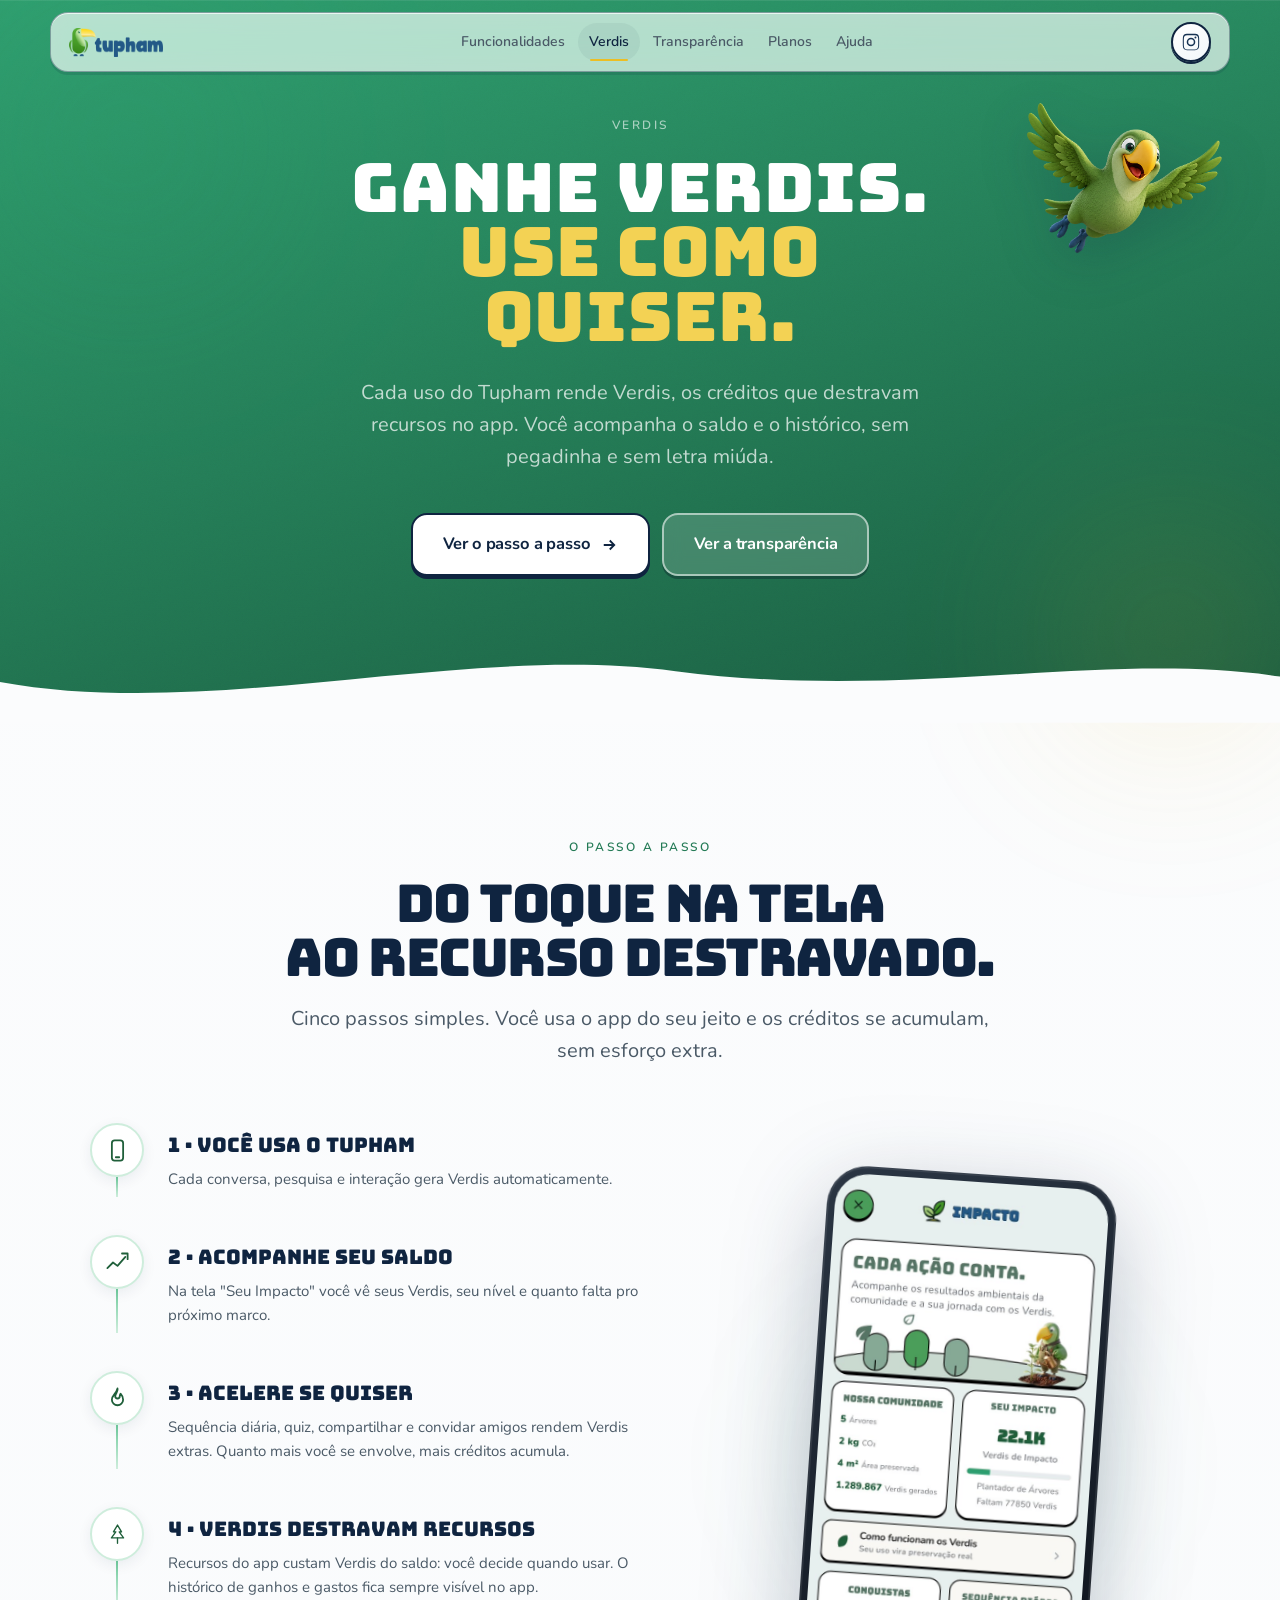
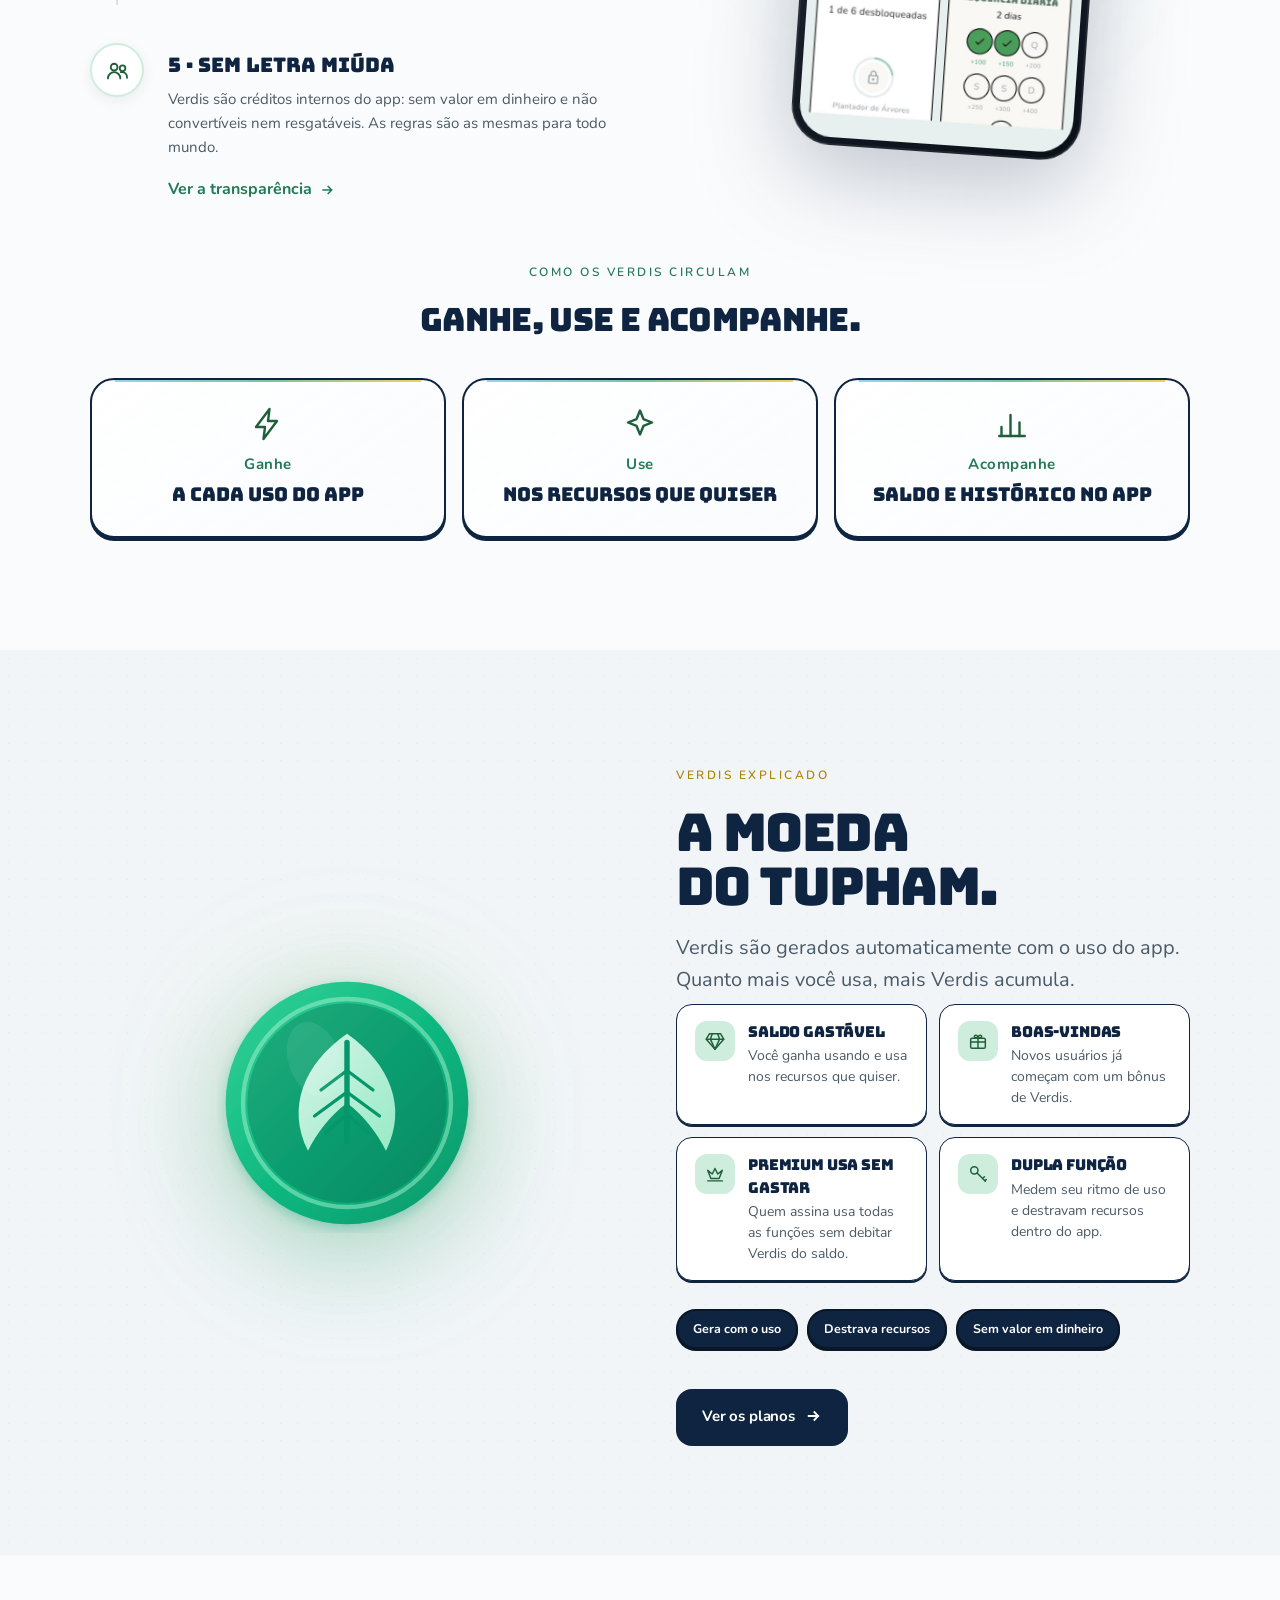
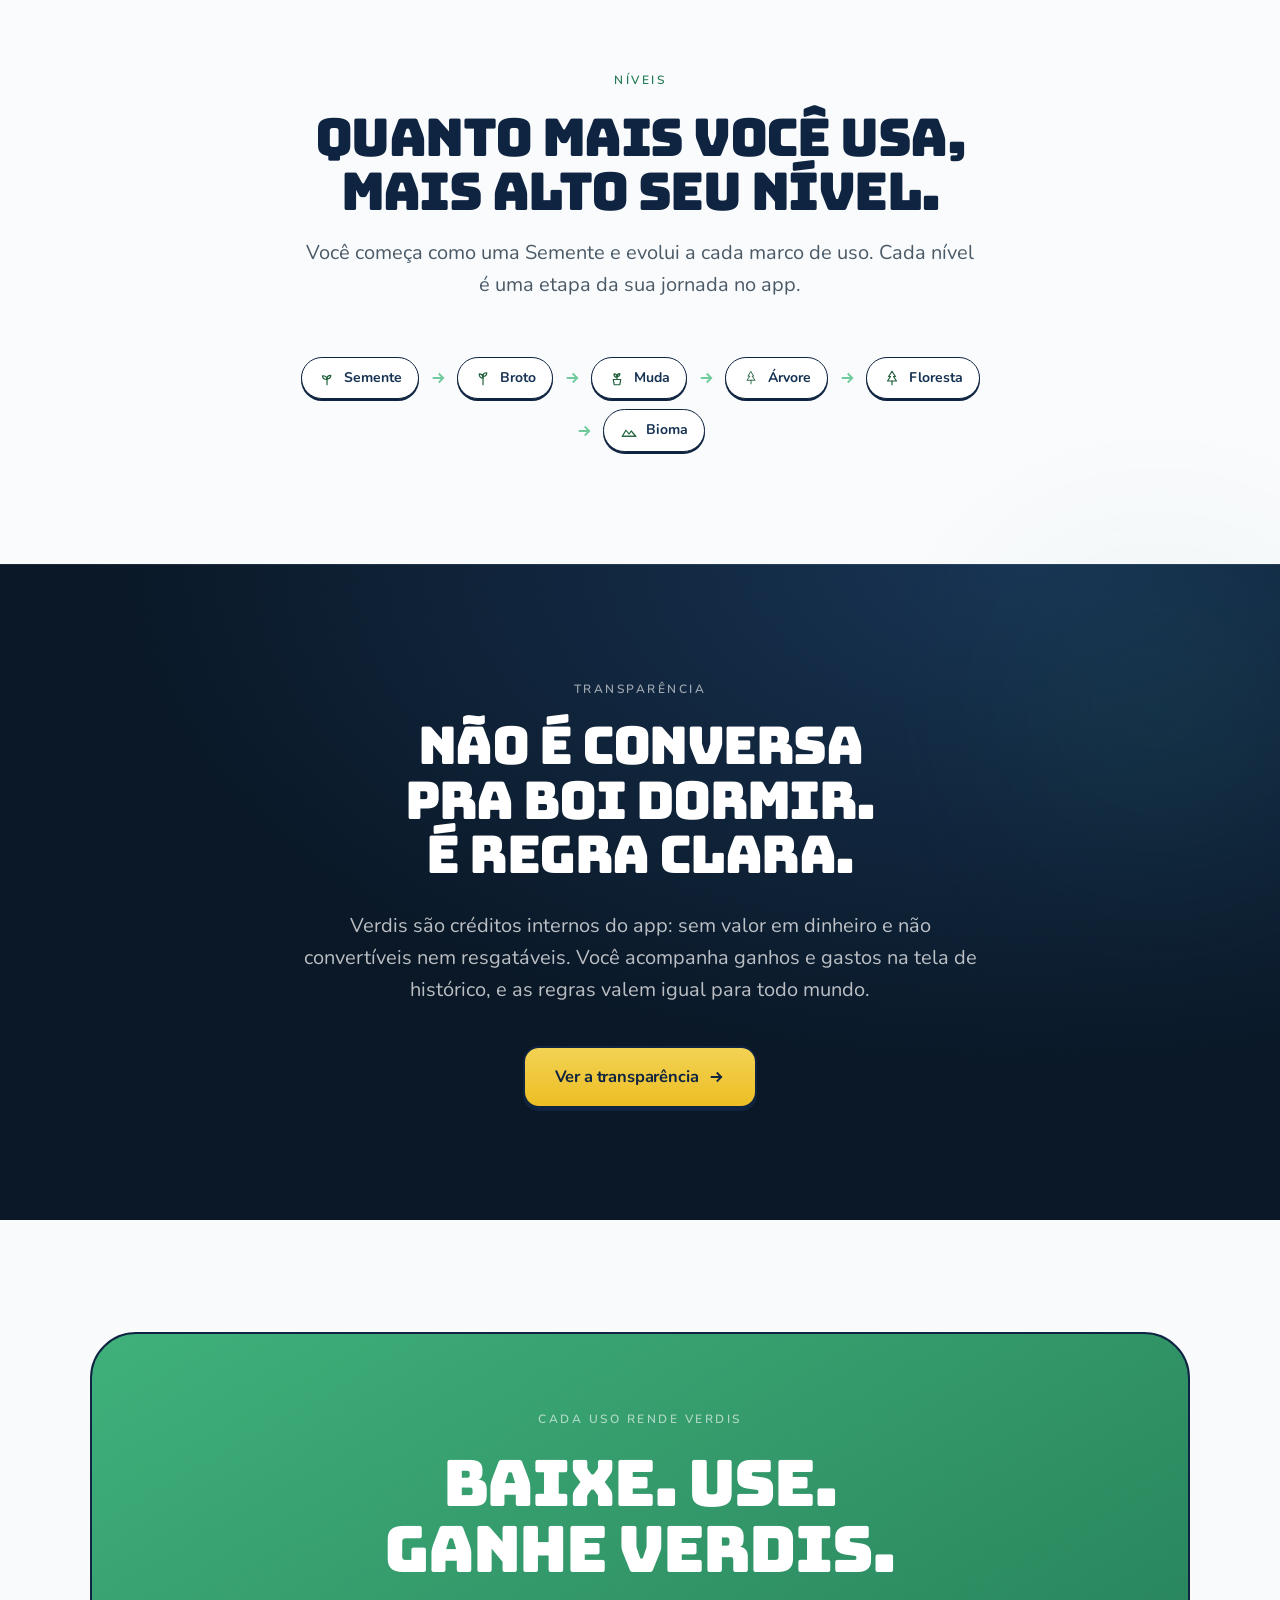
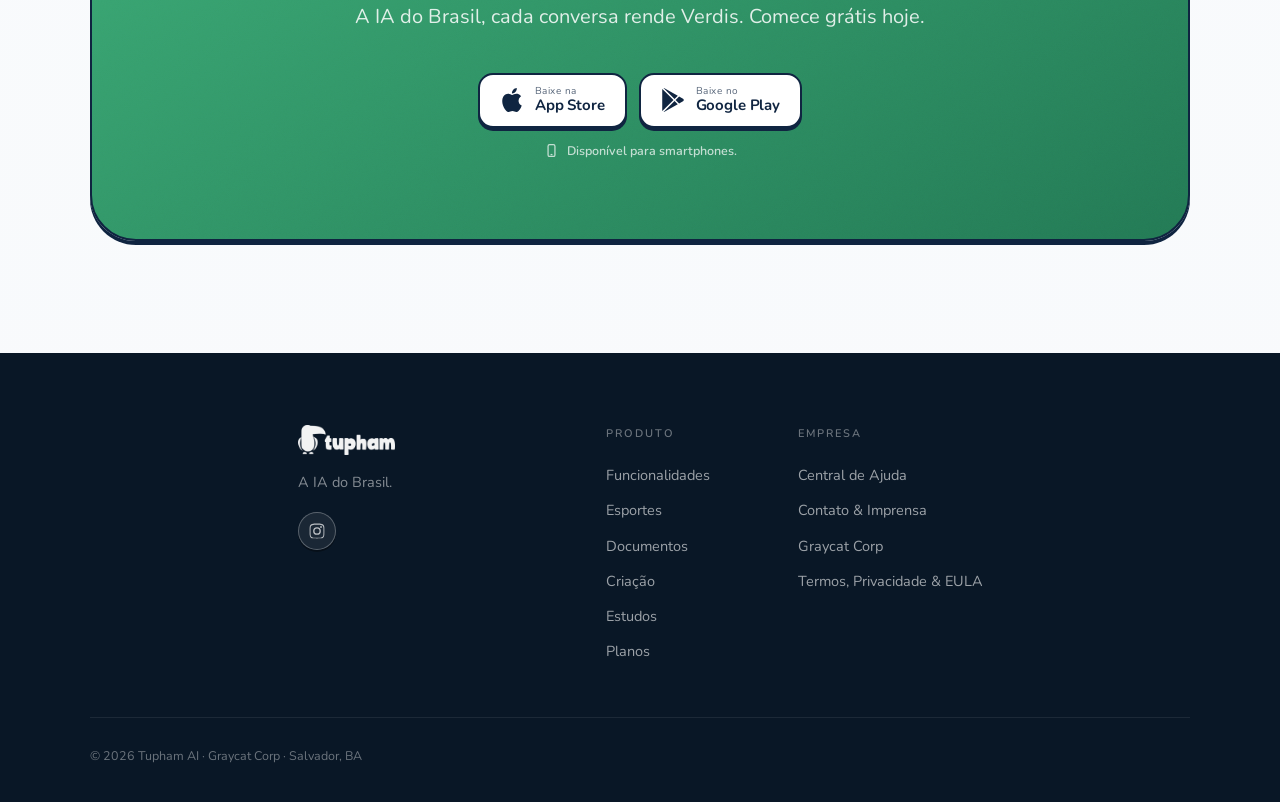
<file: como-salvamos-o-mundo.html>
<!DOCTYPE html>
<html lang="pt-BR">
<head>
<meta charset="UTF-8">
<meta name="viewport" content="width=device-width, initial-scale=1.0">
<title>Verdis — os créditos do Tupham</title>
<meta name="description" content="Cada uso do Tupham gera Verdis, os créditos do app: você ganha usando e usa nos recursos que quiser. Entenda como funcionam.">
<meta name="theme-color" content="#6BC4E8">
<meta property="og:type" content="website">
<meta property="og:title" content="Verdis — os créditos do Tupham">
<meta property="og:description" content="Cada uso do Tupham gera Verdis, os créditos internos do app: ganhe usando e use nos recursos que quiser.">
<meta property="og:image" content="https://tupham.com.br/assets/img/og.png">
<meta property="og:image:secure_url" content="https://tupham.com.br/assets/img/og.png">
<meta property="og:image:type" content="image/png">
<meta property="og:image:width" content="1200">
<meta property="og:image:height" content="630">
<meta property="og:image:alt" content="Tupham — A IA do Brasil">
<meta name="twitter:card" content="summary_large_image">
<meta name="twitter:image" content="https://tupham.com.br/assets/img/og.png">
<meta name="twitter:image:alt" content="Tupham — A IA do Brasil">
<link rel="icon" type="image/png" href="assets/img/brand/mascote-tupham.png">
<link rel="preconnect" href="https://fonts.googleapis.com">
<link rel="preconnect" href="https://fonts.gstatic.com" crossorigin>
<link href="https://fonts.googleapis.com/css2?family=Bungee&family=Nunito:ital,wght@0,200..1000;1,200..1000&display=swap" rel="stylesheet">
<link rel="stylesheet" href="assets/css/tupham.css?v=20261021-4">
<style>
  /* moeda do app — coin do Verdi + bullets em tiles (só com tokens existentes) */
  .verdi-coin{position:relative;z-index:1;width:clamp(190px,46vw,260px);filter:drop-shadow(0 26px 54px rgba(5,150,105,.34))}
  @media(prefers-reduced-motion:no-preference){.verdi-coin{animation:float 6s var(--ease) infinite}}
  .vlist{display:grid;gap:12px;margin-top:8px}
  @media(min-width:560px){.vlist{grid-template-columns:1fr 1fr}}
  .vlist li{display:flex;gap:13px;align-items:flex-start;background:var(--surface);border:1.5px solid var(--ink-900);border-radius:var(--r);padding:16px 18px;box-shadow:0 2px 0 var(--ink-900);transition:transform .18s var(--ease),box-shadow .18s var(--ease)}
  .vlist li:hover{transform:translateY(-2px);box-shadow:0 4px 0 var(--ink-900)}
  .vlist .vi{flex-shrink:0;width:40px;height:40px;border-radius:12px;display:flex;align-items:center;justify-content:center;font-size:20px;background:var(--leaf-100)}
  .vlist .vt{font-size:14px;color:var(--tx-2);line-height:1.5}
  .vlist .vt b{display:block;font-family:var(--font-display);font-weight:400;font-size:15px;color:var(--ink-900);letter-spacing:-.01em;margin-bottom:2px}
</style>
</head>
<body>
<div class="progress" id="progress"></div>

<!-- ===== NAV (shared) ===== -->
<nav class="nav" id="nav">
  <div class="nav-in">
    <a href="index.html" class="nav-logo" aria-label="Tupham — início"><img src="assets/img/brand/logo-tupham.png" alt="Tupham"></a>
    <div class="nav-links">
      <a href="habilidades.html">Funcionalidades</a>
      <a href="como-salvamos-o-mundo.html" class="active" aria-current="page">Verdis</a>
      <a href="auditoria.html">Transparência</a>
      <a href="planos.html">Planos</a>
      <a href="ajuda.html">Ajuda</a>
    </div>
    <div class="nav-right">
      <a href="https://www.instagram.com/tuphambrasil/" target="_blank" rel="noopener" aria-label="Instagram do Tupham" class="nav-insta"><svg viewBox="0 0 24 24" fill="currentColor"><path d="M12 2.16c3.2 0 3.58.01 4.85.07 3.25.15 4.77 1.69 4.92 4.92.06 1.27.07 1.65.07 4.85s-.01 3.58-.07 4.85c-.15 3.23-1.66 4.77-4.92 4.92-1.27.06-1.64.07-4.85.07s-3.58-.01-4.85-.07c-3.26-.15-4.77-1.7-4.92-4.92C2.17 15.58 2.16 15.2 2.16 12s.01-3.58.07-4.85C2.38 3.92 3.9 2.38 7.15 2.23 8.42 2.17 8.8 2.16 12 2.16zm0 1.62c-3.14 0-3.51.01-4.75.07-2.43.11-3.66 1.32-3.77 3.77-.06 1.24-.07 1.61-.07 4.75s.01 3.51.07 4.75c.11 2.43 1.32 3.66 3.77 3.77 1.24.06 1.61.07 4.75.07s3.51-.01 4.75-.07c2.43-.11 3.66-1.32 3.77-3.77.06-1.24.07-1.61.07-4.75s-.01-3.51-.07-4.75c-.11-2.43-1.32-3.66-3.77-3.77-1.24-.06-1.61-.07-4.75-.07zM12 6.84A5.16 5.16 0 1 0 12 17.16 5.16 5.16 0 0 0 12 6.84zm0 8.5A3.34 3.34 0 1 1 12 8.66a3.34 3.34 0 0 1 0 6.68zm5.34-9.87a1.2 1.2 0 1 0 0 2.4 1.2 1.2 0 0 0 0-2.4z"/></svg></a>
      <button class="burger" id="burger" aria-label="Menu" aria-expanded="false"><span></span><span></span><span></span></button>
    </div>
  </div>
</nav>
<div class="mobnav" id="mobnav" aria-hidden="true" inert>
  <a href="habilidades.html">Funcionalidades<span class="arr">→</span></a>
  <a href="como-salvamos-o-mundo.html">Verdis<span class="arr">→</span></a>
  <a href="auditoria.html">Transparência<span class="arr">→</span></a>
  <a href="planos.html">Planos<span class="arr">→</span></a>
  <a href="ajuda.html">Ajuda<span class="arr">→</span></a>
  <a href="https://www.instagram.com/tuphambrasil/" target="_blank" rel="noopener" class="btn btn-gold"><svg viewBox="0 0 24 24" fill="currentColor"><path d="M12 2.16c3.2 0 3.58.01 4.85.07 3.25.15 4.77 1.69 4.92 4.92.06 1.27.07 1.65.07 4.85s-.01 3.58-.07 4.85c-.15 3.23-1.66 4.77-4.92 4.92-1.27.06-1.64.07-4.85.07s-3.58-.01-4.85-.07c-3.26-.15-4.77-1.7-4.92-4.92C2.17 15.58 2.16 15.2 2.16 12s.01-3.58.07-4.85C2.38 3.92 3.9 2.38 7.15 2.23 8.42 2.17 8.8 2.16 12 2.16zm0 1.62c-3.14 0-3.51.01-4.75.07-2.43.11-3.66 1.32-3.77 3.77-.06 1.24-.07 1.61-.07 4.75s.01 3.51.07 4.75c.11 2.43 1.32 3.66 3.77 3.77 1.24.06 1.61.07 4.75.07s3.51-.01 4.75-.07c2.43-.11 3.66-1.32 3.77-3.77.06-1.24.07-1.61.07-4.75s-.01-3.51-.07-4.75c-.11-2.43-1.32-3.66-3.77-3.77-1.24-.06-1.61-.07-4.75-.07zM12 6.84A5.16 5.16 0 1 0 12 17.16 5.16 5.16 0 0 0 12 6.84zm0 8.5A3.34 3.34 0 1 1 12 8.66a3.34 3.34 0 0 1 0 6.68zm5.34-9.87a1.2 1.2 0 1 0 0 2.4 1.2 1.2 0 0 0 0-2.4z"/></svg>Instagram</a>
</div>

<main>

<!-- ===== PAGE HERO ===== -->
<section class="section bg-leaf grain on-dark mascot-stage">
  <div class="sec-orb glow--leaf" style="width:460px;height:460px;top:-12%;left:-8%;opacity:.6"></div>
  <div class="sec-orb glow--gold" style="width:320px;height:320px;bottom:-10%;right:-4%;opacity:.5"></div>
  <img class="tupico tupico--corner tupico--cr tupico--float" src="assets/img/mascotes/tupico-voando.png" alt="Tupico voando" style="top:calc(var(--nav-h) + 14px);width:clamp(132px,16vw,240px)" loading="eager">
  <div class="wrap">
    <div class="center mx-auto maxw-md" data-reveal>
      <span class="eyebrow eyebrow--center eyebrow--light">Verdis</span>
      <h1 class="display mt-2 on-dark comic comic--white" style="color:#fff">Ganhe Verdis.<br><span style="color:var(--gold-300)">Use como quiser.</span></h1>
      <p class="lead mt-3">Cada uso do Tupham rende Verdis, os créditos que destravam recursos no app. Você acompanha o saldo e o histórico, sem pegadinha e sem letra miúda.</p>
      <div class="btn-row mt-4" style="justify-content:center">
        <a href="#passo" class="btn btn-white btn-lg">Ver o passo a passo <svg viewBox="0 0 24 24" fill="none" stroke="currentColor" stroke-width="2.4"><path d="M5 12h14M13 6l6 6-6 6"/></svg></a>
        <a href="auditoria.html" class="btn btn-glass btn-lg">Ver a transparência</a>
      </div>
    </div>
  </div>
  <svg class="wave wave--bottom" viewBox="0 0 1440 110" preserveAspectRatio="none" aria-hidden="true"><path fill="#FBFCFD" d="M0,64 C240,108 520,20 760,52 C1020,86 1240,28 1440,58 L1440,110 L0,110Z"/></svg>
</section>

<!-- ===== PASSO A PASSO ===== -->
<section class="section" id="passo">
  <div class="wrap">
    <div class="center mb-5" data-reveal>
      <span class="eyebrow eyebrow--center eyebrow--leaf">O passo a passo</span>
      <h2 class="h-sec mt-2">Do toque na tela<br>ao recurso destravado.</h2>
      <p class="lead mx-auto maxw-md mt-2">Cinco passos simples. Você usa o app do seu jeito e os créditos se acumulam, sem esforço extra.</p>
    </div>

    <div class="split split--wide-text" data-reveal>
      <div class="journey">
        <div class="journey-step">
          <div class="journey-rail">
            <div class="journey-dot"><svg viewBox="0 0 24 24" fill="none" stroke="currentColor" stroke-width="1.6" stroke-linecap="round" stroke-linejoin="round"><rect x="7" y="3" width="10" height="18" rx="2.5"/><path d="M10.5 18h3"/></svg></div>
            <div class="journey-line"></div>
          </div>
          <div class="journey-body">
            <h4>1 · Você usa o Tupham</h4>
            <p>Cada conversa, pesquisa e interação gera Verdis automaticamente.</p>
          </div>
        </div>

        <div class="journey-step">
          <div class="journey-rail">
            <div class="journey-dot"><svg viewBox="0 0 24 24" fill="none" stroke="currentColor" stroke-width="1.6" stroke-linecap="round" stroke-linejoin="round"><path d="M3 17l5-5 4 3 7-8"/><path d="M16 4h5v5"/></svg></div>
            <div class="journey-line"></div>
          </div>
          <div class="journey-body">
            <h4>2 · Acompanhe seu saldo</h4>
            <p>Na tela "Seu Impacto" você vê seus Verdis, seu nível e quanto falta pro próximo marco.</p>
          </div>
        </div>

        <div class="journey-step">
          <div class="journey-rail">
            <div class="journey-dot"><svg viewBox="0 0 24 24" fill="none" stroke="currentColor" stroke-width="1.6" stroke-linecap="round" stroke-linejoin="round"><path d="M12 3c1 3-2 4-2 7a2 2 0 0 0 4 0c0-1 .2-1.5.7-2.3 1.4 1.5 2.3 3.2 2.3 5.3a5 5 0 0 1-10 0c0-4 4-5 5-10z"/></svg></div>
            <div class="journey-line"></div>
          </div>
          <div class="journey-body">
            <h4>3 · Acelere se quiser</h4>
            <p>Sequência diária, quiz, compartilhar e convidar amigos rendem Verdis extras. Quanto mais você se envolve, mais créditos acumula.</p>
          </div>
        </div>

        <div class="journey-step">
          <div class="journey-rail">
            <div class="journey-dot"><svg viewBox="0 0 40 40" fill="none" stroke="currentColor" stroke-width="2" stroke-linecap="round" stroke-linejoin="round"><path d="M20 6L26 16H22.5L29 25H11L17.5 16H14Z"/><path d="M20 25V33"/></svg></div>
            <div class="journey-line"></div>
          </div>
          <div class="journey-body">
            <h4>4 · Verdis destravam recursos</h4>
            <p>Recursos do app custam Verdis do saldo: você decide quando usar. O histórico de ganhos e gastos fica sempre visível no app.</p>
          </div>
        </div>

        <div class="journey-step">
          <div class="journey-rail">
            <div class="journey-dot"><svg viewBox="0 0 24 24" fill="none" stroke="currentColor" stroke-width="1.6" stroke-linecap="round" stroke-linejoin="round"><circle cx="9" cy="9" r="3"/><circle cx="16.5" cy="10" r="2.5"/><path d="M3.5 19a5.5 5.5 0 0 1 11 0M15 13.5a4.5 4.5 0 0 1 5.5 5"/></svg></div>
          </div>
          <div class="journey-body">
            <h4>5 · Sem letra miúda</h4>
            <p>Verdis são créditos internos do app: sem valor em dinheiro e não convertíveis nem resgatáveis. As regras são as mesmas para todo mundo.</p>
            <a href="auditoria.html" class="btn-link btn-link--leaf mt-2">Ver a transparência <svg viewBox="0 0 24 24" fill="none" stroke="currentColor" stroke-width="2.4"><path d="M5 12h14M13 6l6 6-6 6"/></svg></a>
          </div>
        </div>
      </div>

      <div class="split-visual" data-reveal>
        <div class="glow glow--leaf" style="width:320px;height:320px"></div>
        <div class="mockup mockup--tilt-r mockup--float"><img src="assets/img/mockups/impacto.jpeg" alt="Tela Impacto do Tupham, com saldo de Verdis e sequência"></div>
      </div>
    </div>

    <!-- Equivalências -->
    <div class="center mt-5 mb-4" data-reveal>
      <span class="eyebrow eyebrow--center eyebrow--leaf">Como os Verdis circulam</span>
      <h3 class="h-sub mt-2">Ganhe, use e acompanhe.</h3>
    </div>
    <div class="equiv" data-reveal-stagger>
      <div class="equiv-card"><div class="e-ico"><svg viewBox="0 0 24 24" fill="none" stroke="currentColor" stroke-width="1.6" stroke-linecap="round" stroke-linejoin="round"><path d="M13 2 4 14h6l-1 8 9-12h-6z"/></svg></div><div class="e-num">Ganhe</div><div class="e-eq">a cada uso do app</div></div>
      <div class="equiv-card"><div class="e-ico"><svg viewBox="0 0 24 24" fill="none" stroke="currentColor" stroke-width="1.6" stroke-linecap="round" stroke-linejoin="round"><path d="M12 3l2.3 5.7L20 11l-5.7 2.3L12 19l-2.3-5.7L4 11l5.7-2.3z"/></svg></div><div class="e-num">Use</div><div class="e-eq">nos recursos que quiser</div></div>
      <div class="equiv-card"><div class="e-ico"><svg viewBox="0 0 24 24" fill="none" stroke="currentColor" stroke-width="1.6" stroke-linecap="round" stroke-linejoin="round"><path d="M5 20v-6M11 20V6M17 20v-9"/><path d="M3.5 20h17"/></svg></div><div class="e-num">Acompanhe</div><div class="e-eq">saldo e histórico no app</div></div>
    </div>
  </div>
</section>

<!-- ===== VERDIS EXPLICADO ===== -->
<section class="section bg-soft" id="verdis">
  <div class="wrap split split--reverse">
    <div data-reveal>
      <span class="eyebrow eyebrow--gold">Verdis explicado</span>
      <h2 class="h-sec mt-2">A moeda<br>do Tupham.</h2>
      <p class="lead mt-2">Verdis são gerados automaticamente com o uso do app. Quanto mais você usa, mais Verdis acumula.</p>
      <ul class="vlist mt-3">
        <li><span class="vi"><svg viewBox="0 0 24 24" fill="none" stroke="currentColor" stroke-width="1.6" stroke-linecap="round" stroke-linejoin="round"><path d="M6 4h12l3.5 6L12 21 2.5 10z"/><path d="M2.5 10h19M9 4l-2 6 5 11M15 4l2 6-5 11"/></svg></span><span class="vt"><b>Saldo gastável</b>Você ganha usando e usa nos recursos que quiser.</span></li>
        <li><span class="vi"><svg viewBox="0 0 24 24" fill="none" stroke="currentColor" stroke-width="1.6" stroke-linecap="round" stroke-linejoin="round"><rect x="4" y="9" width="16" height="11" rx="1.5"/><path d="M4 13h16M12 9v11"/><path d="M12 9C12 6.5 10 5 8.5 6c-1.3 1 0 3 3.5 3zM12 9c0-2.5 2-4 3.5-3 1.3 1 0 3-3.5 3z"/></svg></span><span class="vt"><b>Boas-vindas</b>Novos usuários já começam com um bônus de Verdis.</span></li>
        <li><span class="vi"><svg viewBox="0 0 24 24" fill="none" stroke="currentColor" stroke-width="1.6" stroke-linecap="round" stroke-linejoin="round"><path d="M4 8l3.5 9h9L20 8l-5 4-3-6-3 6z"/><path d="M4 19.5h16"/></svg></span><span class="vt"><b>Premium usa sem gastar</b>Quem assina usa todas as funções sem debitar Verdis do saldo.</span></li>
        <li><span class="vi"><svg viewBox="0 0 24 24" fill="none" stroke="currentColor" stroke-width="1.6" stroke-linecap="round" stroke-linejoin="round"><circle cx="8" cy="8" r="4"/><path d="M11 11l9 9M17 17l2-2M19.5 19.5l1.5-1.5"/></svg></span><span class="vt"><b>Dupla função</b>Medem seu ritmo de uso e destravam recursos dentro do app.</span></li>
      </ul>
      <div class="pill-row mt-3">
        <span class="pill">Gera com o uso</span>
        <span class="pill">Destrava recursos</span>
        <span class="pill">Sem valor em dinheiro</span>
      </div>
      <a href="planos.html" class="btn btn-ink mt-4">Ver os planos <svg viewBox="0 0 24 24" fill="none" stroke="currentColor" stroke-width="2.4"><path d="M5 12h14M13 6l6 6-6 6"/></svg></a>
    </div>
    <div class="split-visual" data-reveal>
      <div class="glow glow--gold" style="width:320px;height:320px;opacity:.5"></div>
      <img src="assets/img/brand/folha-icon.svg" alt="Verdi, a moeda do app" class="verdi-coin">
    </div>
  </div>
</section>

<!-- ===== NÍVEIS ===== -->
<section class="section">
  <div class="wrap wrap--narrow center">
    <div class="mb-5" data-reveal>
      <span class="eyebrow eyebrow--center eyebrow--leaf">Níveis</span>
      <h2 class="h-sec mt-2">Quanto mais você usa,<br>mais alto seu nível.</h2>
      <p class="lead mx-auto maxw-md mt-2">Você começa como uma Semente e evolui a cada marco de uso. Cada nível é uma etapa da sua jornada no app.</p>
    </div>
    <div class="ladder" data-reveal>
      <span class="lv"><span class="e"><svg viewBox="0 0 24 24" fill="none" stroke="currentColor" stroke-width="1.6" stroke-linecap="round" stroke-linejoin="round"><path d="M12 21v-7"/><path d="M12 14c0-3-2.5-5-6-5 0 3 2.5 5 6 5z"/><path d="M12 13c0-2.5 2-4.5 5-4.5 0 2.5-2 4.5-5 4.5z"/></svg></span>Semente</span>
      <span class="arrow"><svg viewBox="0 0 24 24" fill="none" stroke="currentColor" stroke-width="2.4" width="18" height="18"><path d="M5 12h14M13 6l6 6-6 6"/></svg></span>
      <span class="lv"><span class="e"><svg viewBox="0 0 24 24" fill="none" stroke="currentColor" stroke-width="1.6" stroke-linecap="round" stroke-linejoin="round"><path d="M12 21V7"/><path d="M12 12C9 12 7 10 7 6.5c3 0 5 2 5 5.5zM12 10c0-3 2-5 5-5 0 3-2 5-5 5z"/></svg></span>Broto</span>
      <span class="arrow"><svg viewBox="0 0 24 24" fill="none" stroke="currentColor" stroke-width="2.4" width="18" height="18"><path d="M5 12h14M13 6l6 6-6 6"/></svg></span>
      <span class="lv"><span class="e"><svg viewBox="0 0 24 24" fill="none" stroke="currentColor" stroke-width="1.6" stroke-linecap="round" stroke-linejoin="round"><path d="M7 14h10l-1.2 6.5a1 1 0 0 1-1 .5H9.2a1 1 0 0 1-1-.5z"/><path d="M12 14V8"/><path d="M12 11C9.5 11 8 9 8 6.5c2.5 0 4 2 4 4.5zM12 10c0-2 1.5-3.8 3.8-3.8 0 2-1.5 3.8-3.8 3.8z"/></svg></span>Muda</span>
      <span class="arrow"><svg viewBox="0 0 24 24" fill="none" stroke="currentColor" stroke-width="2.4" width="18" height="18"><path d="M5 12h14M13 6l6 6-6 6"/></svg></span>
      <span class="lv"><span class="e"><svg viewBox="0 0 40 40" fill="none" stroke="currentColor" stroke-width="2" stroke-linecap="round" stroke-linejoin="round"><path d="M20 6L26 16H22.5L29 25H11L17.5 16H14Z"/><path d="M20 25V33"/></svg></span>Árvore</span>
      <span class="arrow"><svg viewBox="0 0 24 24" fill="none" stroke="currentColor" stroke-width="2.4" width="18" height="18"><path d="M5 12h14M13 6l6 6-6 6"/></svg></span>
      <span class="lv"><span class="e"><svg viewBox="0 0 24 24" fill="none" stroke="currentColor" stroke-width="1.6" stroke-linecap="round" stroke-linejoin="round"><path d="M12 3l4.5 7H14l4 6H6l4-6H7.5z"/><path d="M12 16v5"/></svg></span>Floresta</span>
      <span class="arrow"><svg viewBox="0 0 24 24" fill="none" stroke="currentColor" stroke-width="2.4" width="18" height="18"><path d="M5 12h14M13 6l6 6-6 6"/></svg></span>
      <span class="lv"><span class="e"><svg viewBox="0 0 24 24" fill="none" stroke="currentColor" stroke-width="1.6" stroke-linecap="round" stroke-linejoin="round"><path d="M3 19l5-8 4 5 3-4 6 7z"/><path d="M3 19h18"/></svg></span>Bioma</span>
    </div>
  </div>
</section>

<!-- ===== TRANSPARÊNCIA TEASER ===== -->
<section class="section bg-ink grain on-dark">
  <div class="sec-orb glow--leaf" style="width:400px;height:400px;top:-8%;right:-6%;opacity:.4"></div>
  <div class="wrap wrap--narrow center" data-reveal>
    <span class="eyebrow eyebrow--center eyebrow--light">Transparência</span>
    <h2 class="h-sec mt-2">Não é conversa pra boi dormir.<br>É regra clara.</h2>
    <p class="lead mx-auto maxw-md mt-3">Verdis são créditos internos do app: sem valor em dinheiro e não convertíveis nem resgatáveis. Você acompanha ganhos e gastos na tela de histórico, e as regras valem igual para todo mundo.</p>
    <div class="btn-row mt-4" style="justify-content:center">
      <a href="auditoria.html" class="btn btn-gold btn-lg">Ver a transparência <svg viewBox="0 0 24 24" fill="none" stroke="currentColor" stroke-width="2.4"><path d="M5 12h14M13 6l6 6-6 6"/></svg></a>
    </div>
  </div>
</section>

<!-- ===== FINAL CTA ===== -->
<section class="section">
  <div class="wrap">
    <div class="cta-band cta-band--leaf grain on-dark" data-reveal>
      <span class="eyebrow eyebrow--center eyebrow--light">Cada uso rende Verdis</span>
      <h2 class="h-sec mt-2 on-dark" style="color:#fff;font-size:clamp(34px,6vw,64px)">Baixe. Use.<br>Ganhe Verdis.</h2>
      <p class="lead mx-auto maxw-sm mt-2" style="color:rgba(255,255,255,.85)">A IA do Brasil, cada conversa rende Verdis. Comece grátis hoje.</p>
      <div class="store-row mt-4" style="justify-content:center">
        <a href="https://apps.apple.com/br/app/tupham/id6759582238" rel="noopener" class="store-btn store-btn--light"><svg viewBox="0 0 24 24" fill="currentColor"><path d="M12.152 6.896c-.948 0-2.415-1.078-3.96-1.04-2.04.027-3.91 1.183-4.961 3.014-2.117 3.675-.546 9.103 1.519 12.09 1.013 1.454 2.208 3.09 3.792 3.039 1.52-.065 2.09-.987 3.935-.987 1.831 0 2.35.987 3.96.948 1.637-.026 2.676-1.48 3.676-2.948 1.156-1.688 1.636-3.325 1.662-3.415-.039-.013-3.182-1.221-3.22-4.857-.026-3.04 2.48-4.494 2.597-4.559-1.429-2.09-3.623-2.324-4.39-2.376-2-.156-3.675 1.09-4.61 1.09zM15.53 3.83c.843-1.012 1.4-2.427 1.245-3.83-1.207.052-2.662.805-3.532 1.818-.78.896-1.454 2.338-1.273 3.714 1.338.104 2.715-.688 3.559-1.701"/></svg><span><small>Baixe na</small><b>App Store</b></span></a>
        <a href="https://play.google.com/store/apps/details?id=br.com.graycat.tupham" rel="noopener" class="store-btn store-btn--light"><svg viewBox="0 0 24 24" fill="currentColor"><path d="M22.018 13.298l-3.919 2.218-3.515-3.493 3.543-3.521 3.891 2.202a1.49 1.49 0 0 1 0 2.594zM1.337.924a1.486 1.486 0 0 0-.112.568v21.017c0 .217.045.419.124.6l11.155-11.087L1.337.924zm12.207 10.065l3.258-3.238L3.45.195a1.466 1.466 0 0 0-.946-.179l11.04 10.973zm0 2.067l-11 10.933c.298.036.612-.016.906-.183l13.324-7.54-3.23-3.21z"/></svg><span><small>Baixe no</small><b>Google Play</b></span></a>
      </div>
      <p class="store-note"><svg viewBox="0 0 24 24" fill="none" stroke="currentColor" stroke-width="2" aria-hidden="true"><rect x="6.5" y="2.5" width="11" height="19" rx="2.5"/><path d="M10.5 18.5h3"/></svg>Disponível para smartphones.</p>
    </div>
  </div>
</section>

</main>

<!-- ===== FOOTER (shared) ===== -->
<footer class="foot">
  <div class="wrap">
    <div class="foot-top">
      <div class="foot-brand">
        <img src="assets/img/brand/logo-tupham.png" alt="Tupham">
        <p>A IA do Brasil.</p>
        <div class="foot-social">
          <a href="https://www.instagram.com/tuphambrasil/" target="_blank" rel="noopener" aria-label="Instagram"><svg viewBox="0 0 24 24" fill="currentColor"><path d="M12 2.16c3.2 0 3.58.01 4.85.07 3.25.15 4.77 1.69 4.92 4.92.06 1.27.07 1.65.07 4.85s-.01 3.58-.07 4.85c-.15 3.23-1.66 4.77-4.92 4.92-1.27.06-1.64.07-4.85.07s-3.58-.01-4.85-.07c-3.26-.15-4.77-1.7-4.92-4.92C2.17 15.58 2.16 15.2 2.16 12s.01-3.58.07-4.85C2.38 3.92 3.9 2.38 7.15 2.23 8.42 2.17 8.8 2.16 12 2.16zm0 1.62c-3.14 0-3.51.01-4.75.07-2.43.11-3.66 1.32-3.77 3.77-.06 1.24-.07 1.61-.07 4.75s.01 3.51.07 4.75c.11 2.43 1.32 3.66 3.77 3.77 1.24.06 1.61.07 4.75.07s3.51-.01 4.75-.07c2.43-.11 3.66-1.32 3.77-3.77.06-1.24.07-1.61.07-4.75s-.01-3.51-.07-4.75c-.11-2.43-1.32-3.66-3.77-3.77-1.24-.06-1.61-.07-4.75-.07zM12 6.84A5.16 5.16 0 1 0 12 17.16 5.16 5.16 0 0 0 12 6.84zm0 8.5A3.34 3.34 0 1 1 12 8.66a3.34 3.34 0 0 1 0 6.68zm5.34-9.87a1.2 1.2 0 1 0 0 2.4 1.2 1.2 0 0 0 0-2.4z"/></svg></a>
        </div>
      </div>
      <div class="foot-col">
        <h4>Produto</h4>
        <a href="habilidades.html">Funcionalidades</a>
        <a href="habilidades.html#esportes">Esportes</a>
        <a href="habilidades.html#documentos">Documentos</a>
        <a href="habilidades.html#criacao">Criação</a>
        <a href="habilidades.html#pesquisa">Estudos</a>
        <a href="planos.html">Planos</a>
      </div>
      <div class="foot-col">
        <h4>Empresa</h4>
        <a href="ajuda.html">Central de Ajuda</a>
        <a href="ajuda.html#contato">Contato &amp; Imprensa</a>
        <a href="https://graycatcorp.com" target="_blank" rel="noopener">Graycat Corp</a>
        <a href="ajuda.html#legal">Termos, Privacidade &amp; EULA</a>
      </div>
    </div>
    <div class="foot-bottom">
      <p>© <span data-year>2026</span> Tupham AI · Graycat Corp · Salvador, BA</p>
      
    </div>
  </div>
</footer>

<script src="assets/js/tupham.js?v=20260804-2"></script>
</body>
</html>
</file>
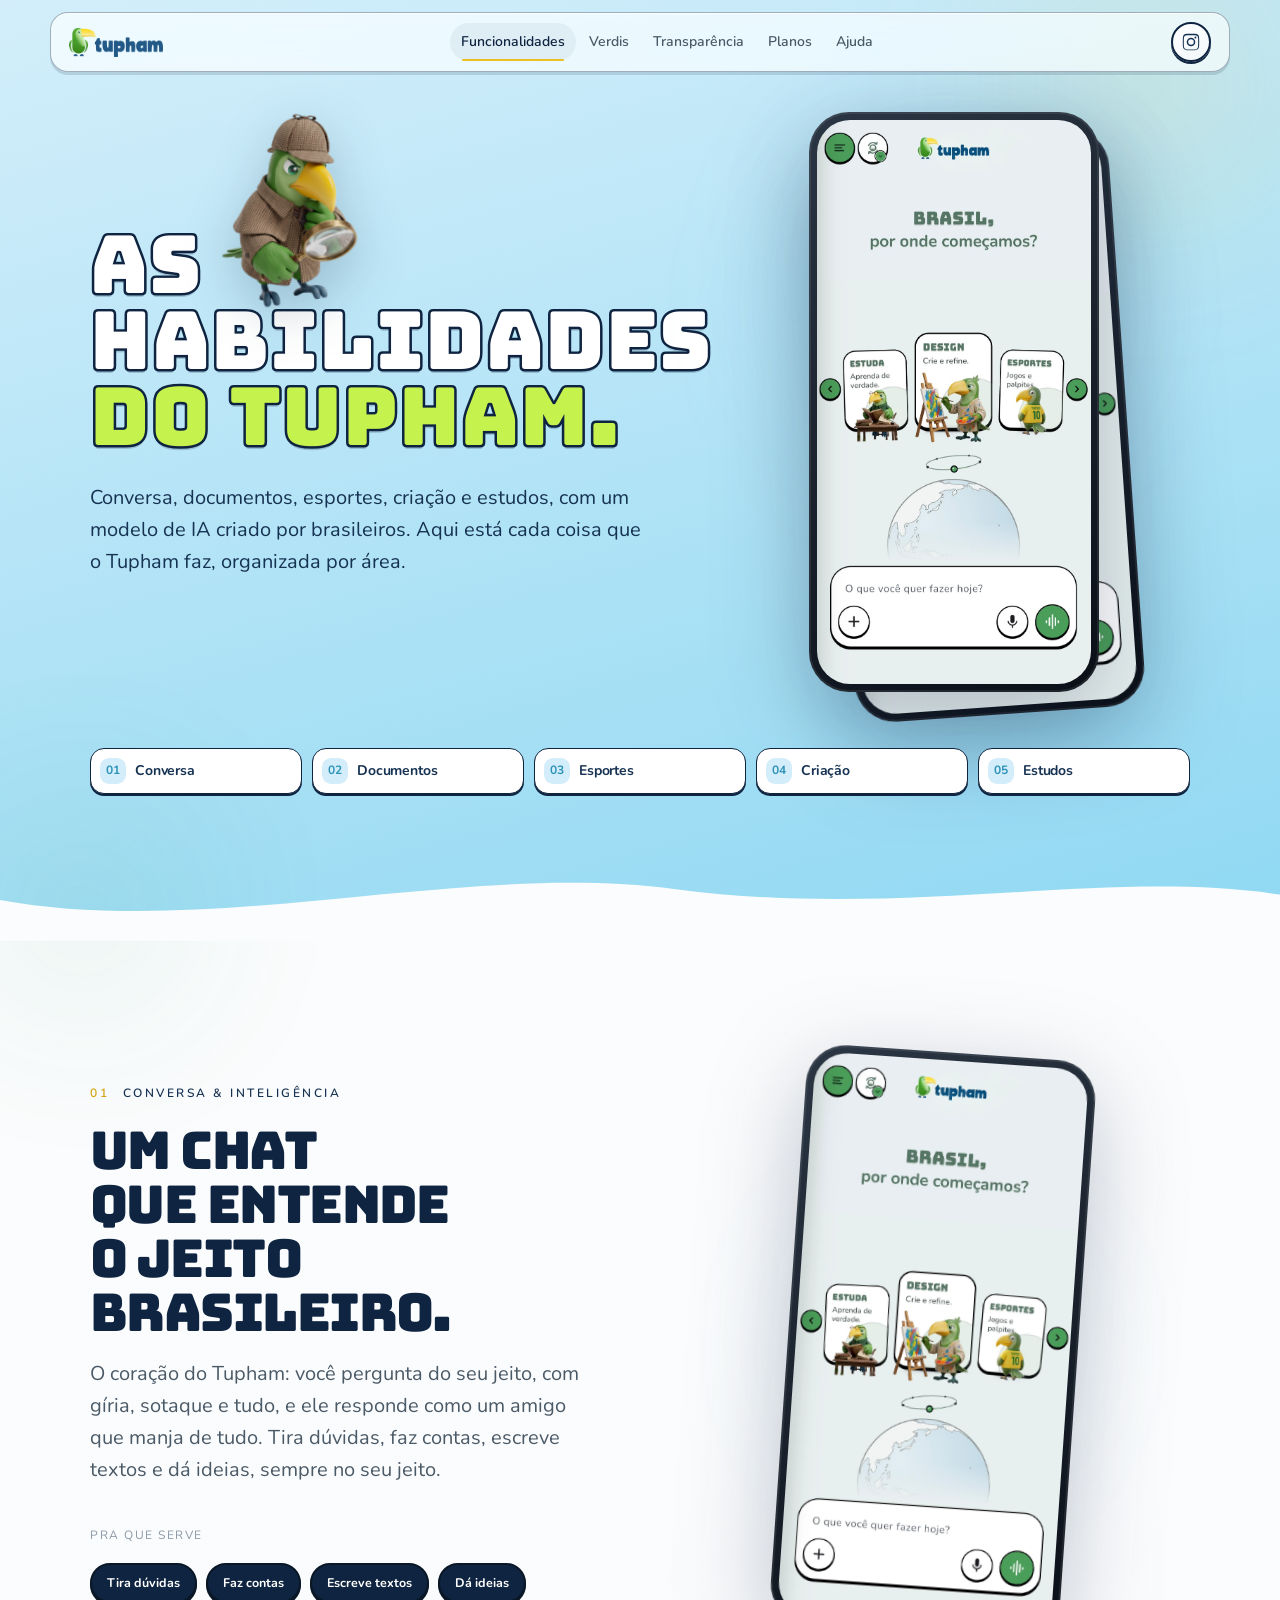
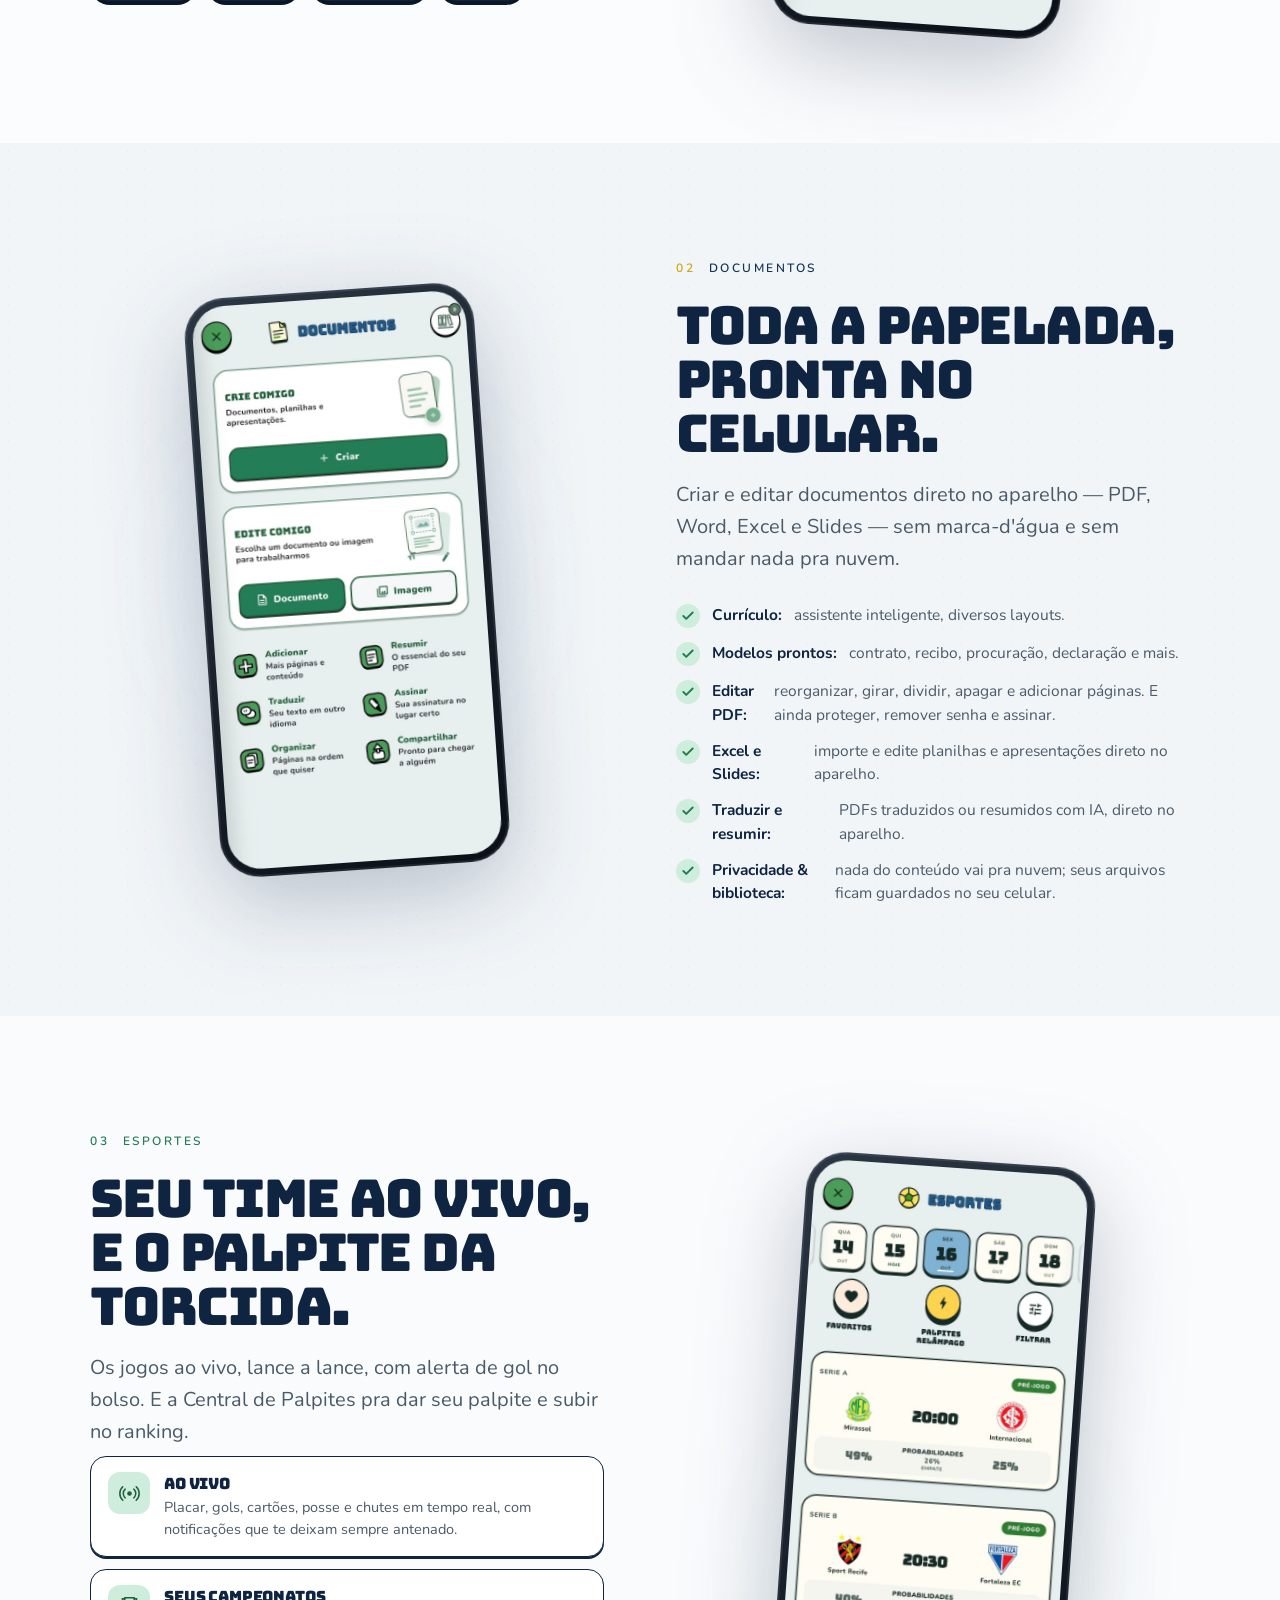
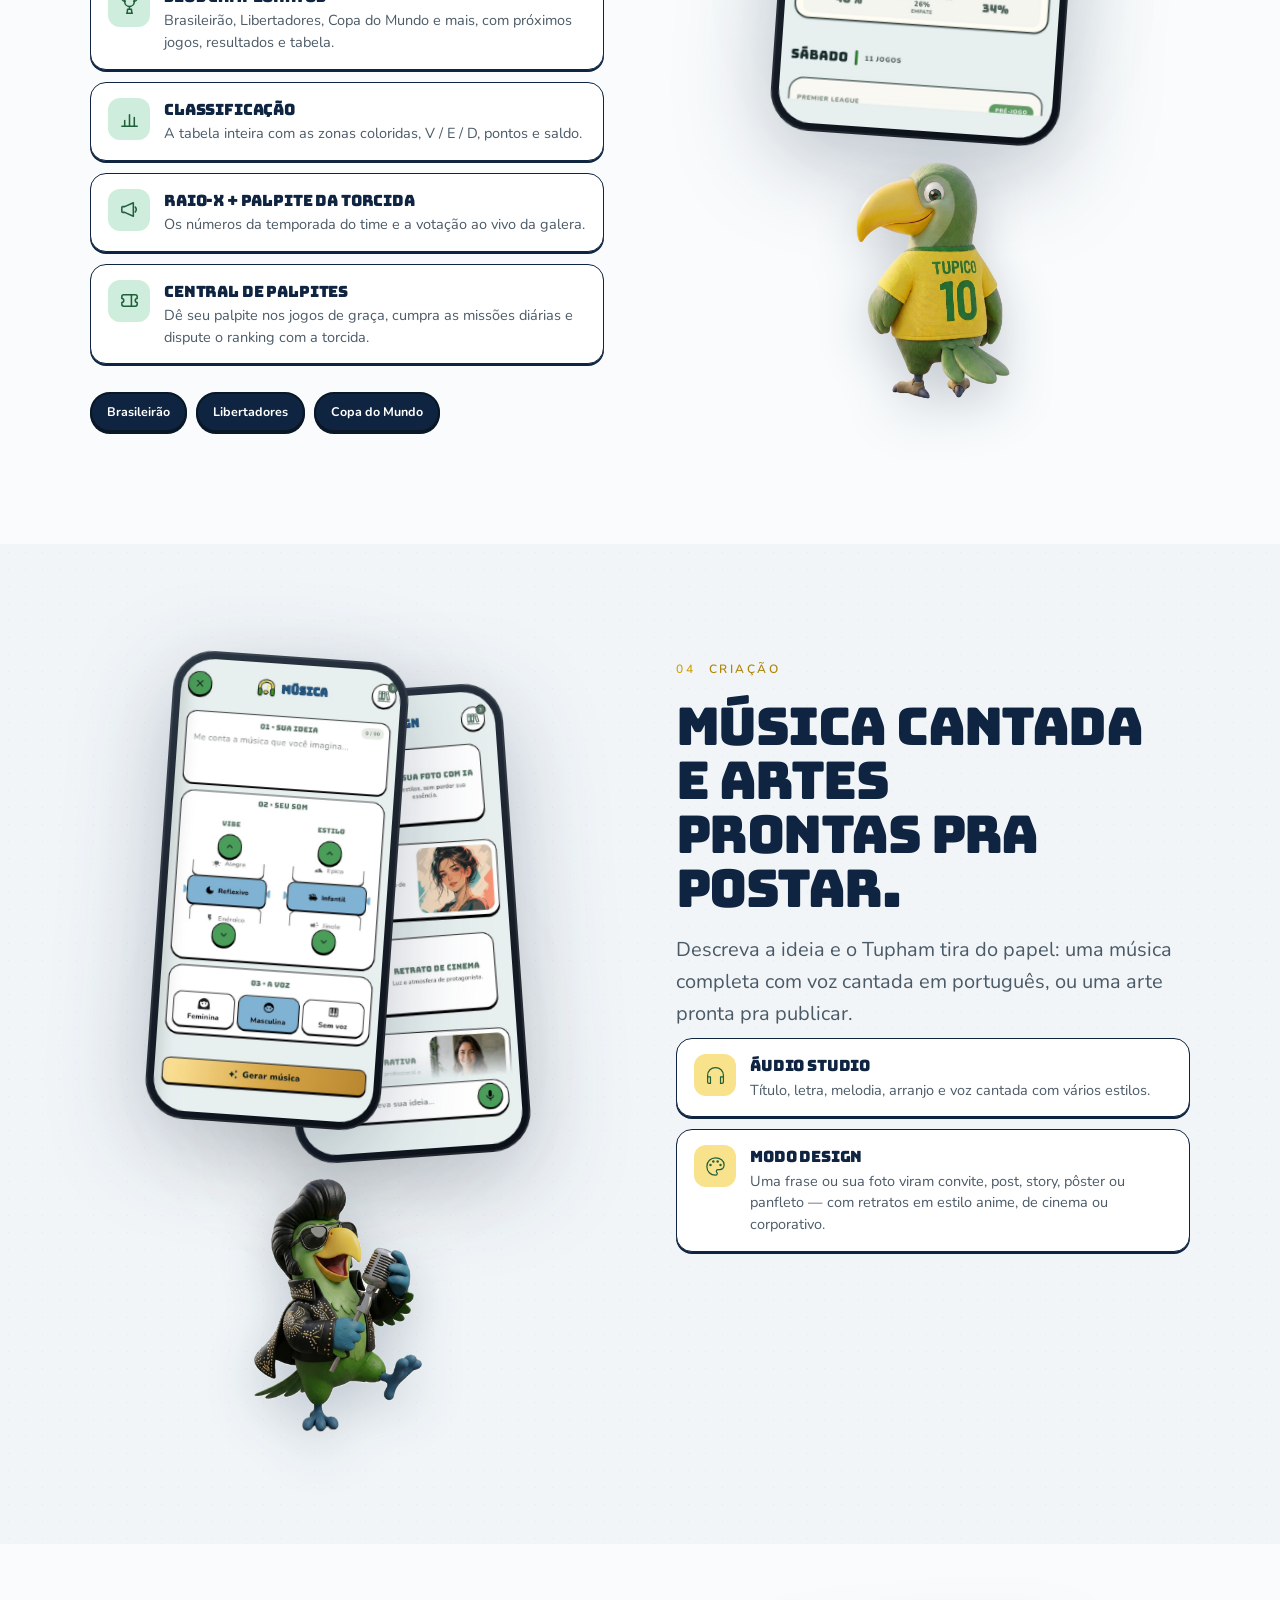
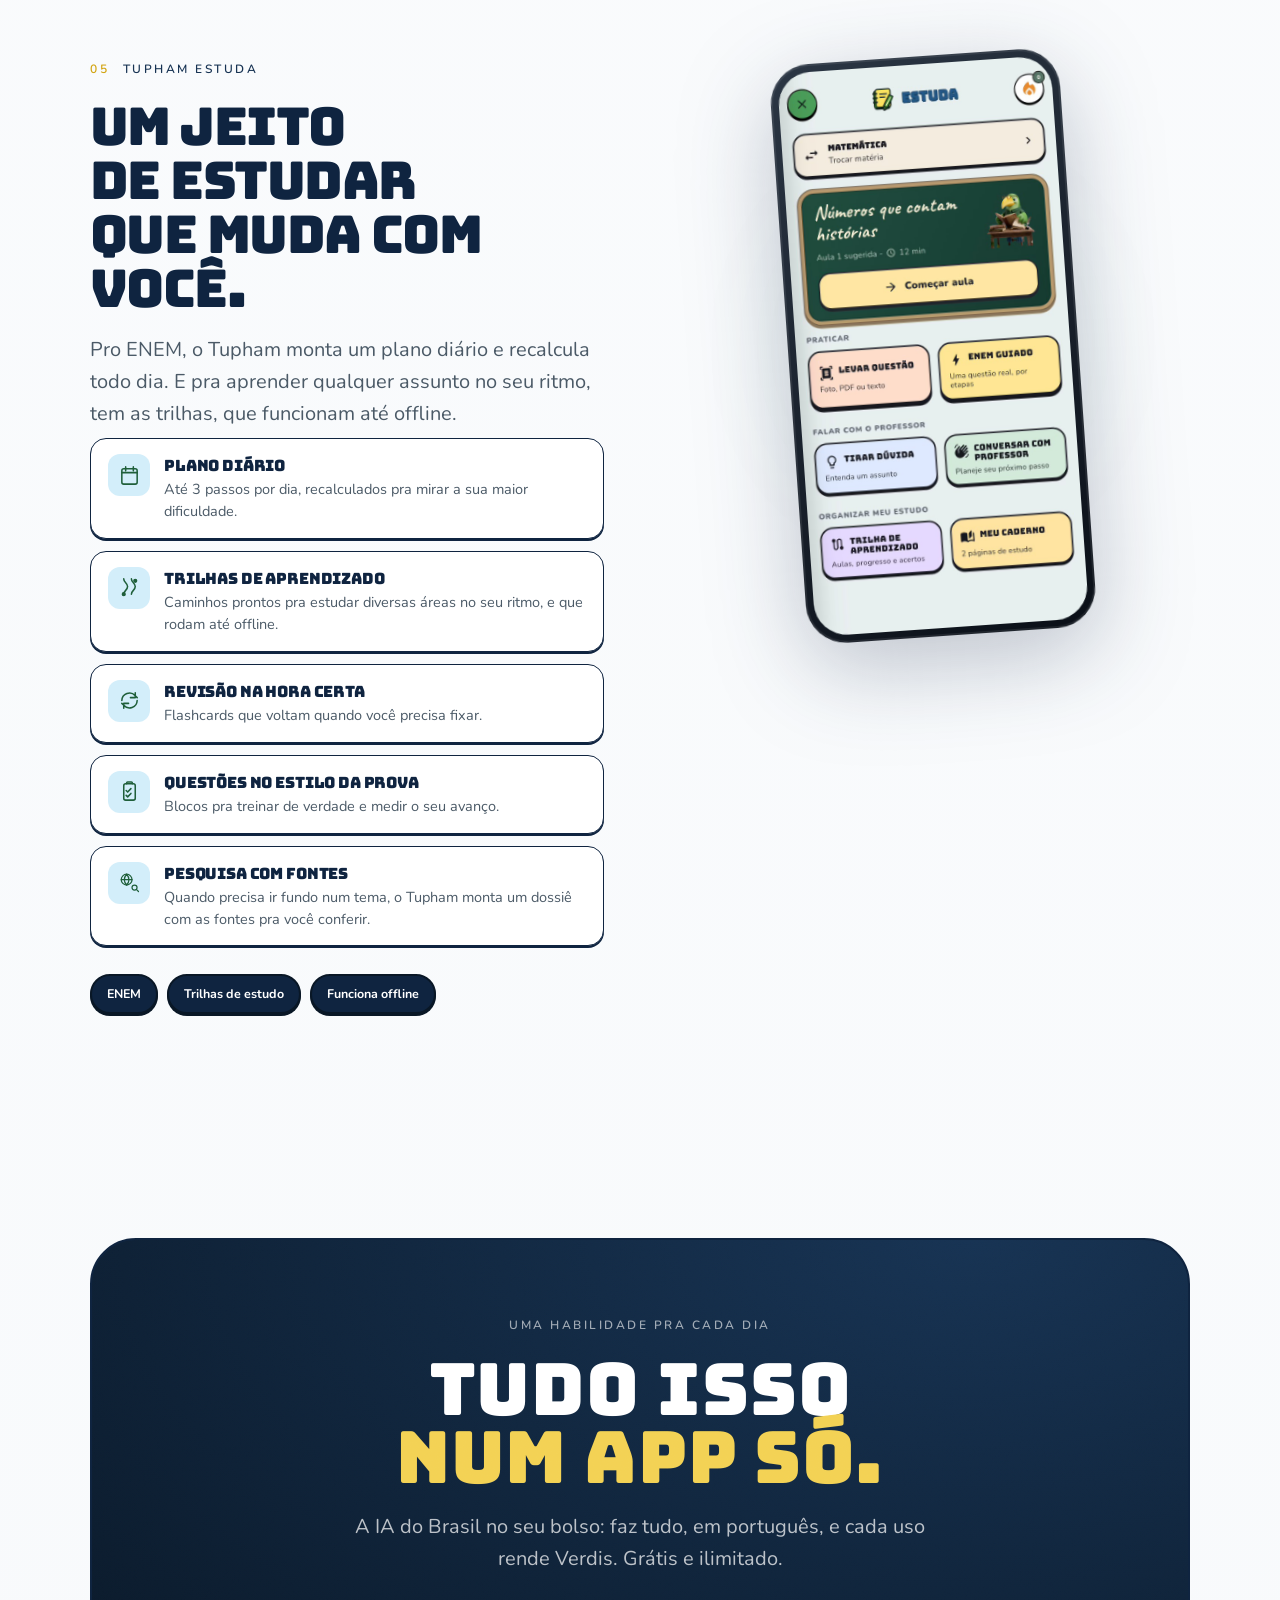
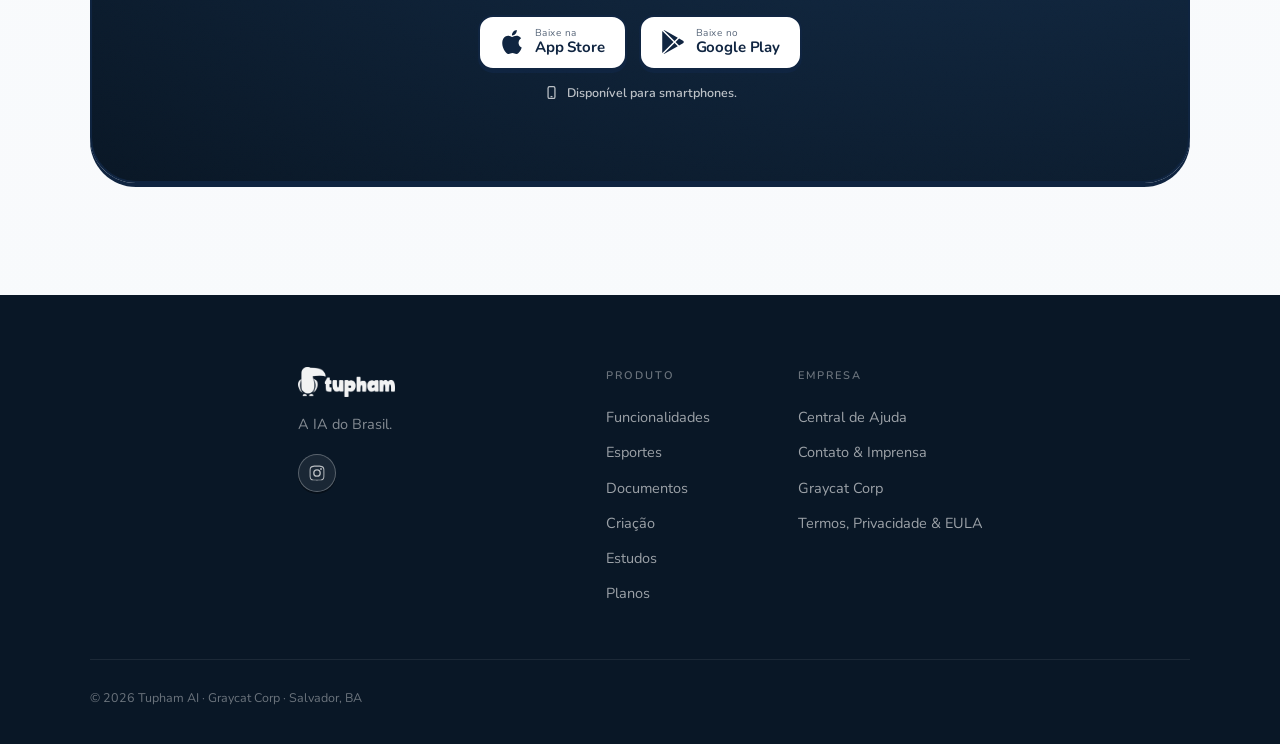
<file: habilidades.html>
<!DOCTYPE html>
<html lang="pt-BR">
<head>
<meta charset="UTF-8">
<meta name="viewport" content="width=device-width, initial-scale=1.0">
<title>Habilidades — Tupham · Para você, de graça e ilimitado.</title>
<meta name="description" content="Tudo o que o Tupham faz num lugar só: conversa, documentos, esportes, criação e estudos. Grátis e ilimitado, feito por brasileiros.">
<meta name="theme-color" content="#6BC4E8">
<meta property="og:type" content="website">
<meta property="og:title" content="Habilidades — Tupham">
<meta property="og:description" content="Tudo o que o Tupham faz, num lugar só: conversa, documentos, esportes, criação e estudos.">
<meta property="og:image" content="https://tupham.com.br/assets/img/og.png">
<meta property="og:image:secure_url" content="https://tupham.com.br/assets/img/og.png">
<meta property="og:image:type" content="image/png">
<meta property="og:image:width" content="1200">
<meta property="og:image:height" content="630">
<meta property="og:image:alt" content="Tupham — A IA do Brasil">
<meta name="twitter:card" content="summary_large_image">
<meta name="twitter:image" content="https://tupham.com.br/assets/img/og.png">
<meta name="twitter:image:alt" content="Tupham — A IA do Brasil">
<link rel="icon" type="image/png" href="assets/img/brand/mascote-tupham.png">
<link rel="preconnect" href="https://fonts.googleapis.com">
<link rel="preconnect" href="https://fonts.gstatic.com" crossorigin>
<link href="https://fonts.googleapis.com/css2?family=Bungee&family=Nunito:ital,wght@0,200..1000;1,200..1000&display=swap" rel="stylesheet">
<link rel="stylesheet" href="assets/css/tupham.css?v=20261021-4">
<style>
  /* scoped helpers — built only from existing tokens */
  .skill-sec{scroll-margin-top:90px}
  /* TOC como tiles — grade uniforme, 5 em linha no desktop */
  .toc{display:grid;grid-template-columns:repeat(5,minmax(0,1fr));gap:10px}
  @media(max-width:960px){.toc{grid-template-columns:repeat(2,minmax(0,1fr))}}
  .toc a{display:inline-flex;align-items:center;gap:9px;font-family:var(--font-body);font-size:14px;font-weight:700;letter-spacing:-.01em;padding:9px 16px 9px 9px;border-radius:14px;background:var(--surface);border:1.5px solid var(--ink-900);color:var(--ink-800);box-shadow:0 2px 0 var(--ink-900);transition:transform .18s var(--ease),box-shadow .18s var(--ease),color .2s}
  .toc a:hover{transform:translateY(-2px);box-shadow:0 4px 0 var(--ink-900);color:var(--ink-900)}
  .toc a .n{display:inline-flex;align-items:center;justify-content:center;width:26px;height:26px;border-radius:9px;background:var(--sky-100);color:var(--sky-600);font-family:var(--font-body);font-weight:700;font-size:12px}
  .toc a:hover .n{background:var(--sky-300);color:var(--ink-900)}
  /* feature list — bullets em tiles com ícone */
  .flist{display:grid;gap:12px;margin-top:8px}
  @media(min-width:560px){.flist--2{grid-template-columns:1fr 1fr}}
  .flist li{display:flex;gap:14px;align-items:flex-start;background:var(--surface);border:1.5px solid var(--ink-900);border-radius:var(--r);padding:15px 17px;box-shadow:0 2px 0 var(--ink-900);transition:transform .18s var(--ease),box-shadow .18s var(--ease)}
  .flist li:hover{transform:translateY(-2px);box-shadow:0 4px 0 var(--ink-900)}
  .flist .fi{flex-shrink:0;width:42px;height:42px;border-radius:12px;display:flex;align-items:center;justify-content:center;font-size:21px;background:var(--sky-100)}
  .flist .ft{font-size:14.5px;color:var(--tx-2);line-height:1.5}
  .flist .ft b{display:block;font-family:var(--font-display);font-weight:400;font-size:15.5px;color:var(--ink-900);letter-spacing:-.01em;margin-bottom:2px}
  .flist--leaf .fi{background:var(--leaf-100)}
  .flist--gold .fi{background:var(--gold-200)}
</style>
</head>
<body>
<div class="progress" id="progress"></div>

<!-- ===== NAV (shared) ===== -->
<nav class="nav" id="nav">
  <div class="nav-in">
    <a href="index.html" class="nav-logo" aria-label="Tupham — início"><img src="assets/img/brand/logo-tupham.png" alt="Tupham"></a>
    <div class="nav-links">
      <a href="habilidades.html" class="active" aria-current="page">Funcionalidades</a>
      <a href="como-salvamos-o-mundo.html">Verdis</a>
      <a href="auditoria.html">Transparência</a>
      <a href="planos.html">Planos</a>
      <a href="ajuda.html">Ajuda</a>
    </div>
    <div class="nav-right">
      <a href="https://www.instagram.com/tuphambrasil/" target="_blank" rel="noopener" aria-label="Instagram do Tupham" class="nav-insta"><svg viewBox="0 0 24 24" fill="currentColor"><path d="M12 2.16c3.2 0 3.58.01 4.85.07 3.25.15 4.77 1.69 4.92 4.92.06 1.27.07 1.65.07 4.85s-.01 3.58-.07 4.85c-.15 3.23-1.66 4.77-4.92 4.92-1.27.06-1.64.07-4.85.07s-3.58-.01-4.85-.07c-3.26-.15-4.77-1.7-4.92-4.92C2.17 15.58 2.16 15.2 2.16 12s.01-3.58.07-4.85C2.38 3.92 3.9 2.38 7.15 2.23 8.42 2.17 8.8 2.16 12 2.16zm0 1.62c-3.14 0-3.51.01-4.75.07-2.43.11-3.66 1.32-3.77 3.77-.06 1.24-.07 1.61-.07 4.75s.01 3.51.07 4.75c.11 2.43 1.32 3.66 3.77 3.77 1.24.06 1.61.07 4.75.07s3.51-.01 4.75-.07c2.43-.11 3.66-1.32 3.77-3.77.06-1.24.07-1.61.07-4.75s-.01-3.51-.07-4.75c-.11-2.43-1.32-3.66-3.77-3.77-1.24-.06-1.61-.07-4.75-.07zM12 6.84A5.16 5.16 0 1 0 12 17.16 5.16 5.16 0 0 0 12 6.84zm0 8.5A3.34 3.34 0 1 1 12 8.66a3.34 3.34 0 0 1 0 6.68zm5.34-9.87a1.2 1.2 0 1 0 0 2.4 1.2 1.2 0 0 0 0-2.4z"/></svg></a>
      <button class="burger" id="burger" aria-label="Menu" aria-expanded="false"><span></span><span></span><span></span></button>
    </div>
  </div>
</nav>
<div class="mobnav" id="mobnav" aria-hidden="true" inert>
  <a href="habilidades.html">Funcionalidades<span class="arr">→</span></a>
  <a href="como-salvamos-o-mundo.html">Verdis<span class="arr">→</span></a>
  <a href="auditoria.html">Transparência<span class="arr">→</span></a>
  <a href="planos.html">Planos<span class="arr">→</span></a>
  <a href="ajuda.html">Ajuda<span class="arr">→</span></a>
  <a href="https://www.instagram.com/tuphambrasil/" target="_blank" rel="noopener" class="btn btn-gold"><svg viewBox="0 0 24 24" fill="currentColor"><path d="M12 2.16c3.2 0 3.58.01 4.85.07 3.25.15 4.77 1.69 4.92 4.92.06 1.27.07 1.65.07 4.85s-.01 3.58-.07 4.85c-.15 3.23-1.66 4.77-4.92 4.92-1.27.06-1.64.07-4.85.07s-3.58-.01-4.85-.07c-3.26-.15-4.77-1.7-4.92-4.92C2.17 15.58 2.16 15.2 2.16 12s.01-3.58.07-4.85C2.38 3.92 3.9 2.38 7.15 2.23 8.42 2.17 8.8 2.16 12 2.16zm0 1.62c-3.14 0-3.51.01-4.75.07-2.43.11-3.66 1.32-3.77 3.77-.06 1.24-.07 1.61-.07 4.75s.01 3.51.07 4.75c.11 2.43 1.32 3.66 3.77 3.77 1.24.06 1.61.07 4.75.07s3.51-.01 4.75-.07c2.43-.11 3.66-1.32 3.77-3.77.06-1.24.07-1.61.07-4.75s-.01-3.51-.07-4.75c-.11-2.43-1.32-3.66-3.77-3.77-1.24-.06-1.61-.07-4.75-.07zM12 6.84A5.16 5.16 0 1 0 12 17.16 5.16 5.16 0 0 0 12 6.84zm0 8.5A3.34 3.34 0 1 1 12 8.66a3.34 3.34 0 0 1 0 6.68zm5.34-9.87a1.2 1.2 0 1 0 0 2.4 1.2 1.2 0 0 0 0-2.4z"/></svg>Instagram</a>
</div>

<main>

<!-- ===== PAGE HERO ===== -->
<section class="section bg-sky grain">
  <div class="sec-orb glow--gold" style="width:360px;height:360px;top:-10%;right:-4%;opacity:.5"></div>
  <div class="sec-orb glow--leaf" style="width:320px;height:320px;bottom:-14%;left:-6%;opacity:.45"></div>
  <div class="wrap split split--wide-text">
    <div data-reveal>
      <h1 class="display comic comic--outline" style="font-size:clamp(40px,7.4vw,80px)">As habilidades<br><span class="lime">do Tupham.</span></h1>
      <p class="lead mt-3" style="color:var(--ink-800)">Conversa, documentos, esportes, criação e estudos, com um modelo de IA criado por brasileiros. Aqui está cada coisa que o Tupham faz, organizada por área.</p>
    </div>
    <div class="hero-visual" data-reveal style="display:flex;flex-direction:column;align-items:center;position:relative">
      <img class="tupico tupico--float" src="assets/img/mascotes/tupico-detetive.png" alt="Tupico explorando as habilidades" style="position:absolute;left:-500px;top:0;transform:rotate(-4deg);width:clamp(118px,12vw,140px);z-index:4" loading="eager">
      <div class="mockup-cluster">
        <div class="glow glow--sky" style="width:330px;height:330px;top:4%;right:-4%"></div>
        <div class="mockup mockup-back mockup--tilt mockup--float-2" style="margin-right:-56px;margin-top:46px"><img src="assets/img/mockups/home.jpeg?v=20261021-1" alt="Tela inicial do Tupham" loading="eager"></div>
        <div class="mockup mockup-front mockup--float"><img src="assets/img/mockups/home.jpeg?v=20261021-1" alt="Tela inicial do Tupham" loading="eager"></div>
      </div>
    </div>
  </div>
  <div class="wrap mt-5" data-reveal>
    <nav class="toc" aria-label="Áreas de habilidades">
      <a href="#conversa"><span class="n">01</span> Conversa</a>
      <a href="#documentos"><span class="n">02</span> Documentos</a>
      <a href="#esportes"><span class="n">03</span> Esportes</a>
      <a href="#criacao"><span class="n">04</span> Criação</a>
      <a href="#pesquisa"><span class="n">05</span> Estudos</a>
    </nav>
  </div>
  <svg class="wave wave--bottom" viewBox="0 0 1440 110" preserveAspectRatio="none" aria-hidden="true"><path fill="#FBFCFD" d="M0,64 C240,108 520,20 760,52 C1020,86 1240,28 1440,58 L1440,110 L0,110Z"/></svg>
</section>

<!-- ===== 01 · CONVERSA & INTELIGÊNCIA ===== -->
<section class="section skill-sec" id="conversa">
  <div class="wrap split">
    <div data-reveal>
      <span class="eyebrow"><span class="gold-ink">01</span> &nbsp;Conversa &amp; Inteligência</span>
      <h2 class="h-sec mt-2">Um chat que entende<br>o jeito brasileiro.</h2>
      <p class="lead mt-2">O coração do Tupham: você pergunta do seu jeito, com gíria, sotaque e tudo, e ele responde como um amigo que manja de tudo. Tira dúvidas, faz contas, escreve textos e dá ideias, sempre no seu jeito.</p>
      <p class="muted mt-4" style="font-family:var(--font-body);font-size:12px;letter-spacing:1.5px;text-transform:uppercase;color:var(--tx-3)">Pra que serve</p>
      <div class="pill-row mt-2">
        <span class="pill">Tira dúvidas</span>
        <span class="pill">Faz contas</span>
        <span class="pill">Escreve textos</span>
        <span class="pill">Dá ideias</span>
      </div>
    </div>
    <div class="split-visual" data-reveal>
      <div class="glow glow--sky" style="width:300px;height:300px;opacity:.5"></div>
      <div class="mockup mockup--tilt-r mockup--float"><img src="assets/img/mockups/home.jpeg?v=20261021-1" alt="Tela inicial do Tupham"></div>
    </div>
  </div>
</section>

<!-- ===== 02 · DOCUMENTOS ===== -->
<section class="section bg-soft skill-sec" id="documentos">
  <div class="wrap split split--reverse">
    <div data-reveal>
      <span class="eyebrow"><span class="gold-ink">02</span> &nbsp;Documentos</span>
      <h2 class="h-sec mt-2">Toda a papelada,<br>pronta no celular.</h2>
      <p class="lead mt-2">Criar e editar documentos direto no aparelho — PDF, Word, Excel e Slides — sem marca-d'água e sem mandar nada pra nuvem.</p>
      <ul class="checks mt-3">
        <li><b>Currículo:</b> assistente inteligente, diversos layouts.</li>
        <li><b>Modelos prontos:</b> contrato, recibo, procuração, declaração e mais.</li>
        <li><b>Editar PDF:</b> reorganizar, girar, dividir, apagar e adicionar páginas. E ainda proteger, remover senha e assinar.</li>
        <li><b>Excel e Slides:</b> importe e edite planilhas e apresentações direto no aparelho.</li>
        <li><b>Traduzir e resumir:</b> PDFs traduzidos ou resumidos com IA, direto no aparelho.</li>
        <li><b>Privacidade &amp; biblioteca:</b> nada do conteúdo vai pra nuvem; seus arquivos ficam guardados no seu celular.</li>
      </ul>
    </div>
    <div class="split-visual" data-reveal>
      <div class="glow glow--sky" style="width:300px;height:300px;opacity:.5"></div>
      <div class="mockup mockup--tilt"><img src="assets/img/mockups/documentos.jpeg" alt="Tela de Documentos do Tupham" loading="lazy"></div>
    </div>
  </div>
</section>

<!-- ===== 03 · ESPORTES ===== -->
<section class="section skill-sec" id="esportes">
  <div class="wrap split">
    <div data-reveal>
      <span class="eyebrow eyebrow--leaf"><span class="leaf-ink">03</span> &nbsp;Esportes</span>
      <h2 class="h-sec mt-2">Seu time ao vivo,<br>e o palpite da torcida.</h2>
      <p class="lead mt-2">Os jogos ao vivo, lance a lance, com alerta de gol no bolso. E a Central de Palpites pra dar seu palpite e subir no ranking.</p>
      <ul class="flist flist--leaf mt-3">
        <li><span class="fi"><svg viewBox="0 0 24 24" fill="none" stroke="currentColor" stroke-width="1.6" stroke-linecap="round" stroke-linejoin="round"><circle cx="12" cy="12" r="2.4" fill="currentColor" stroke="none"/><path d="M7.5 7.5a6 6 0 0 0 0 9M16.5 7.5a6 6 0 0 1 0 9M5 5a9.5 9.5 0 0 0 0 14M19 5a9.5 9.5 0 0 1 0 14"/></svg></span><span class="ft"><b>Ao vivo</b>Placar, gols, cartões, posse e chutes em tempo real, com notificações que te deixam sempre antenado.</span></li>
        <li><span class="fi"><svg viewBox="0 0 24 24" fill="none" stroke="currentColor" stroke-width="1.6" stroke-linecap="round" stroke-linejoin="round"><path d="M7 4h10v4a5 5 0 0 1-10 0z"/><path d="M7 5H4.5a2.5 2.5 0 0 0 3 2.6M17 5h2.5a2.5 2.5 0 0 1-3 2.6"/><path d="M12 13v3M9 20h6M9.5 20l.5-4h4l.5 4"/></svg></span><span class="ft"><b>Seus campeonatos</b>Brasileirão, Libertadores, Copa do Mundo e mais, com próximos jogos, resultados e tabela.</span></li>
        <li><span class="fi"><svg viewBox="0 0 24 24" fill="none" stroke="currentColor" stroke-width="1.6" stroke-linecap="round" stroke-linejoin="round"><path d="M4 20h16"/><path d="M7 20v-6M12 20V8M17 20v-9"/></svg></span><span class="ft"><b>Classificação</b>A tabela inteira com as zonas coloridas, V / E / D, pontos e saldo.</span></li>
        <li><span class="fi"><svg viewBox="0 0 24 24" fill="none" stroke="currentColor" stroke-width="1.6" stroke-linecap="round" stroke-linejoin="round"><path d="M4 10v4a1 1 0 0 0 1 1h2l9 4V5L7 9H5a1 1 0 0 0-1 1z"/><path d="M18 9.5a3.5 3.5 0 0 1 0 5"/></svg></span><span class="ft"><b>Raio-X + Palpite da Torcida</b>Os números da temporada do time e a votação ao vivo da galera.</span></li>
        <li><span class="fi"><svg viewBox="0 0 24 24" fill="none" stroke="currentColor" stroke-width="1.6" stroke-linecap="round" stroke-linejoin="round"><path d="M4 8a2 2 0 0 1 2-2h12a2 2 0 0 1 2 2v2a2 2 0 0 0 0 4v2a2 2 0 0 1-2 2H6a2 2 0 0 1-2-2v-2a2 2 0 0 0 0-4z"/><path d="M14 6.5v11"/></svg></span><span class="ft"><b>Central de Palpites</b>Dê seu palpite nos jogos de graça, cumpra as missões diárias e dispute o ranking com a torcida.</span></li>
      </ul>
      <div class="pill-row mt-3">
        <span class="pill">Brasileirão</span>
        <span class="pill">Libertadores</span>
        <span class="pill">Copa do Mundo</span>
      </div>
    </div>
    <div class="split-visual split-visual--stack" data-reveal>
      <div class="glow glow--leaf" style="width:300px;height:300px;opacity:.5"></div>
      <div class="mockup mockup--tilt-r"><img src="assets/img/mockups/esportes.jpeg" alt="Jogo ao vivo no Tupham, lance a lance" loading="lazy"></div>
      <img class="tupico" src="assets/img/mascotes/tupico-craque.png" alt="Tupico craque com a camisa 10" style="width:clamp(118px,15vw,158px)" loading="lazy">
    </div>
  </div>
</section>

<!-- ===== 04 · CRIAÇÃO ===== -->
<section class="section bg-soft skill-sec" id="criacao">
  <div class="wrap split split--reverse split--top">
    <div data-reveal>
      <span class="eyebrow eyebrow--gold"><span class="gold-ink">04</span> &nbsp;Criação</span>
      <h2 class="h-sec mt-2">Música cantada e artes<br>prontas pra postar.</h2>
      <p class="lead mt-2">Descreva a ideia e o Tupham tira do papel: uma música completa com voz cantada em português, ou uma arte pronta pra publicar.</p>
      <ul class="flist flist--gold mt-3">
        <li><span class="fi"><svg viewBox="0 0 32 32" fill="none" stroke="currentColor" stroke-width="1.7" stroke-linecap="round" stroke-linejoin="round"><path d="M5 18v-2C5 9.4 9.9 5 16 5s11 4.4 11 11v2"/><path d="M5 18h4v9H7c-1.1 0-2-.9-2-2v-7z"/><path d="M27 18h-4v9h2c1.1 0 2-.9 2-2v-7z"/></svg></span><span class="ft"><b>Áudio Studio</b>Título, letra, melodia, arranjo e voz cantada com vários estilos.</span></li>
        <li><span class="fi"><svg viewBox="0 0 32 32" fill="none" stroke="currentColor" stroke-width="1.7" stroke-linecap="round" stroke-linejoin="round"><path d="M16 4C9.4 4 4 9 4 16s5 12 12 12c1.5 0 2.5-1 2.5-2.3 0-.6-.3-1.2-.7-1.6-.4-.4-.7-1-.7-1.6 0-1.3 1-2.3 2.5-2.3H22c3.3 0 6-2.7 6-6.5C28 8 22.6 4 16 4z"/><circle cx="9" cy="14" r="1.7" fill="currentColor" stroke="none"/><circle cx="13" cy="9" r="1.7" fill="currentColor" stroke="none"/><circle cx="19" cy="9" r="1.7" fill="currentColor" stroke="none"/><circle cx="23" cy="14" r="1.7" fill="currentColor" stroke="none"/></svg></span><span class="ft"><b>Modo Design</b>Uma frase ou sua foto viram convite, post, story, pôster ou panfleto — com retratos em estilo anime, de cinema ou corporativo.</span></li>
      </ul>
    </div>
    <div class="split-visual split-visual--stack" data-reveal>
      <div class="glow glow--gold" style="width:300px;height:300px;opacity:.5"></div>
      <!-- margem inferior reserva o quanto o print traseiro (absolute + tilt) desce além do cluster -->
      <div class="mockup-cluster" style="margin-right:140px;margin-bottom:34px">
        <div class="mockup mockup--sm mockup-back mockup--tilt" style="margin-right:-244px;margin-top:66px"><img src="assets/img/mockups/design.jpeg" alt="Estúdio de design do Tupham, com retratos a partir da sua foto" loading="lazy"></div>
        <div class="mockup mockup--sm mockup-front mockup--tilt-r"><img src="assets/img/mockups/musica.jpeg" alt="Estúdio de música do Tupham" loading="lazy"></div>
      </div>
      <img class="tupico" src="assets/img/mascotes/tupico-rockstar.png" alt="Tupico rockstar no Audio Studio" style="width:clamp(124px,15vw,168px);margin-right:18px" loading="lazy">
    </div>
  </div>
</section>

<!-- ===== 05 · PESQUISA & ESTUDOS ===== -->
<section class="section skill-sec" id="pesquisa">
  <div class="wrap split split--top">
    <div data-reveal>
      <span class="eyebrow"><span class="gold-ink">05</span> &nbsp;Tupham Estuda</span>
      <h2 class="h-sec mt-2">Um jeito de estudar<br>que muda com você.</h2>
      <p class="lead mt-2">Pro ENEM, o Tupham monta um plano diário e recalcula todo dia. E pra aprender qualquer assunto no seu ritmo, tem as trilhas, que funcionam até offline.</p>
      <ul class="flist mt-3">
        <li><span class="fi"><svg viewBox="0 0 24 24" fill="none" stroke="currentColor" stroke-width="1.6" stroke-linecap="round" stroke-linejoin="round"><rect x="4" y="5" width="16" height="16" rx="2"/><path d="M4 9h16M8 3v4M16 3v4"/></svg></span><span class="ft"><b>Plano diário</b>Até 3 passos por dia, recalculados pra mirar a sua maior dificuldade.</span></li>
        <li><span class="fi"><svg viewBox="0 0 24 24" fill="none" stroke="currentColor" stroke-width="1.6" stroke-linecap="round" stroke-linejoin="round"><path d="M6 19c0-4 4-4 4-8s-4-4-4-8"/><path d="M14 3c0 4 4 4 4 8s-4 4-4 8"/><circle cx="6" cy="19" r="1.4" fill="currentColor"/><circle cx="18" cy="5" r="1.4" fill="currentColor"/></svg></span><span class="ft"><b>Trilhas de aprendizado</b>Caminhos prontos pra estudar diversas áreas no seu ritmo, e que rodam até offline.</span></li>
        <li><span class="fi"><svg viewBox="0 0 24 24" fill="none" stroke="currentColor" stroke-width="1.6" stroke-linecap="round" stroke-linejoin="round"><path d="M4 12a8 8 0 0 1 14-5l2 2M20 12a8 8 0 0 1-14 5l-2-2M18 4v5h-5M6 20v-5h5"/></svg></span><span class="ft"><b>Revisão na hora certa</b>Flashcards que voltam quando você precisa fixar.</span></li>
        <li><span class="fi"><svg viewBox="0 0 24 24" fill="none" stroke="currentColor" stroke-width="1.6" stroke-linecap="round" stroke-linejoin="round"><rect x="6" y="4" width="12" height="17" rx="2"/><path d="M9 4V3a1 1 0 0 1 1-1h4a1 1 0 0 1 1 1v1"/><path d="M8.5 11l1.6 1.6L13.5 9M8.5 16l1.6 1.6L13.5 14"/></svg></span><span class="ft"><b>Questões no estilo da prova</b>Blocos pra treinar de verdade e medir o seu avanço.</span></li>
        <li><span class="fi"><svg viewBox="0 0 32 32" fill="none" stroke="currentColor" stroke-width="1.7" stroke-linecap="round" stroke-linejoin="round"><circle cx="12" cy="12" r="7.5"/><path d="M4.5 12h15"/><path d="M12 4.5c2 2.3 3.2 5 3.2 7.5s-1.2 5.2-3.2 7.5c-2-2.3-3.2-5-3.2-7.5s1.2-5.2 3.2-7.5z"/><circle cx="23" cy="23" r="3.5"/><path d="M25.5 25.5l3 3"/></svg></span><span class="ft"><b>Pesquisa com fontes</b>Quando precisa ir fundo num tema, o Tupham monta um dossiê com as fontes pra você conferir.</span></li>
      </ul>
      <div class="pill-row mt-3">
        <span class="pill">ENEM</span>
        <span class="pill">Trilhas de estudo</span>
        <span class="pill">Funciona offline</span>
      </div>
    </div>
    <div class="split-visual" data-reveal>
      <div class="glow glow--leaf" style="width:300px;height:300px;opacity:.55"></div>
      <div class="mockup mockup--tilt mockup--float"><img src="assets/img/mockups/estuda.jpeg" alt="Plano de estudos do Tupham"></div>
    </div>
  </div>
</section>

<!-- ===== FINAL CTA ===== -->
<section class="section">
  <div class="wrap">
    <div class="cta-band cta-band--ink grain on-dark" data-reveal>
      <span class="eyebrow eyebrow--center eyebrow--light">Uma habilidade pra cada dia</span>
      <h2 class="h-sec mt-2 comic comic--white" style="font-size:clamp(38px,7vw,72px)">Tudo isso<br><span style="color:var(--gold-300)">num app só.</span></h2>
      <p class="lead mx-auto maxw-sm mt-2">A IA do Brasil no seu bolso: faz tudo, em português, e cada uso rende Verdis. Grátis e ilimitado.</p>
      <div class="store-row mt-4" style="justify-content:center">
        <a href="https://apps.apple.com/br/app/tupham/id6759582238" rel="noopener" class="store-btn store-btn--light"><svg viewBox="0 0 24 24" fill="currentColor"><path d="M12.152 6.896c-.948 0-2.415-1.078-3.96-1.04-2.04.027-3.91 1.183-4.961 3.014-2.117 3.675-.546 9.103 1.519 12.09 1.013 1.454 2.208 3.09 3.792 3.039 1.52-.065 2.09-.987 3.935-.987 1.831 0 2.35.987 3.96.948 1.637-.026 2.676-1.48 3.676-2.948 1.156-1.688 1.636-3.325 1.662-3.415-.039-.013-3.182-1.221-3.22-4.857-.026-3.04 2.48-4.494 2.597-4.559-1.429-2.09-3.623-2.324-4.39-2.376-2-.156-3.675 1.09-4.61 1.09zM15.53 3.83c.843-1.012 1.4-2.427 1.245-3.83-1.207.052-2.662.805-3.532 1.818-.78.896-1.454 2.338-1.273 3.714 1.338.104 2.715-.688 3.559-1.701"/></svg><span><small>Baixe na</small><b>App Store</b></span></a>
        <a href="https://play.google.com/store/apps/details?id=br.com.graycat.tupham" rel="noopener" class="store-btn store-btn--light"><svg viewBox="0 0 24 24" fill="currentColor"><path d="M22.018 13.298l-3.919 2.218-3.515-3.493 3.543-3.521 3.891 2.202a1.49 1.49 0 0 1 0 2.594zM1.337.924a1.486 1.486 0 0 0-.112.568v21.017c0 .217.045.419.124.6l11.155-11.087L1.337.924zm12.207 10.065l3.258-3.238L3.45.195a1.466 1.466 0 0 0-.946-.179l11.04 10.973zm0 2.067l-11 10.933c.298.036.612-.016.906-.183l13.324-7.54-3.23-3.21z"/></svg><span><small>Baixe no</small><b>Google Play</b></span></a>
      </div>
      <p class="store-note"><svg viewBox="0 0 24 24" fill="none" stroke="currentColor" stroke-width="2" aria-hidden="true"><rect x="6.5" y="2.5" width="11" height="19" rx="2.5"/><path d="M10.5 18.5h3"/></svg>Disponível para smartphones.</p>
    </div>
  </div>
</section>

</main>

<!-- ===== FOOTER (shared) ===== -->
<footer class="foot">
  <div class="wrap">
    <div class="foot-top">
      <div class="foot-brand">
        <img src="assets/img/brand/logo-tupham.png" alt="Tupham">
        <p>A IA do Brasil.</p>
        <div class="foot-social">
          <a href="https://www.instagram.com/tuphambrasil/" target="_blank" rel="noopener" aria-label="Instagram"><svg viewBox="0 0 24 24" fill="currentColor"><path d="M12 2.16c3.2 0 3.58.01 4.85.07 3.25.15 4.77 1.69 4.92 4.92.06 1.27.07 1.65.07 4.85s-.01 3.58-.07 4.85c-.15 3.23-1.66 4.77-4.92 4.92-1.27.06-1.64.07-4.85.07s-3.58-.01-4.85-.07c-3.26-.15-4.77-1.7-4.92-4.92C2.17 15.58 2.16 15.2 2.16 12s.01-3.58.07-4.85C2.38 3.92 3.9 2.38 7.15 2.23 8.42 2.17 8.8 2.16 12 2.16zm0 1.62c-3.14 0-3.51.01-4.75.07-2.43.11-3.66 1.32-3.77 3.77-.06 1.24-.07 1.61-.07 4.75s.01 3.51.07 4.75c.11 2.43 1.32 3.66 3.77 3.77 1.24.06 1.61.07 4.75.07s3.51-.01 4.75-.07c2.43-.11 3.66-1.32 3.77-3.77.06-1.24.07-1.61.07-4.75s-.01-3.51-.07-4.75c-.11-2.43-1.32-3.66-3.77-3.77-1.24-.06-1.61-.07-4.75-.07zM12 6.84A5.16 5.16 0 1 0 12 17.16 5.16 5.16 0 0 0 12 6.84zm0 8.5A3.34 3.34 0 1 1 12 8.66a3.34 3.34 0 0 1 0 6.68zm5.34-9.87a1.2 1.2 0 1 0 0 2.4 1.2 1.2 0 0 0 0-2.4z"/></svg></a>
        </div>
      </div>
      <div class="foot-col">
        <h4>Produto</h4>
        <a href="habilidades.html">Funcionalidades</a>
        <a href="habilidades.html#esportes">Esportes</a>
        <a href="habilidades.html#documentos">Documentos</a>
        <a href="habilidades.html#criacao">Criação</a>
        <a href="habilidades.html#pesquisa">Estudos</a>
        <a href="planos.html">Planos</a>
      </div>
      <div class="foot-col">
        <h4>Empresa</h4>
        <a href="ajuda.html">Central de Ajuda</a>
        <a href="ajuda.html#contato">Contato &amp; Imprensa</a>
        <a href="https://graycatcorp.com" target="_blank" rel="noopener">Graycat Corp</a>
        <a href="ajuda.html#legal">Termos, Privacidade &amp; EULA</a>
      </div>
    </div>
    <div class="foot-bottom">
      <p>© <span data-year>2026</span> Tupham AI · Graycat Corp · Salvador, BA</p>
      
    </div>
  </div>
</footer>

<script src="assets/js/tupham.js?v=20260804-2"></script>
</body>
</html>
</file>
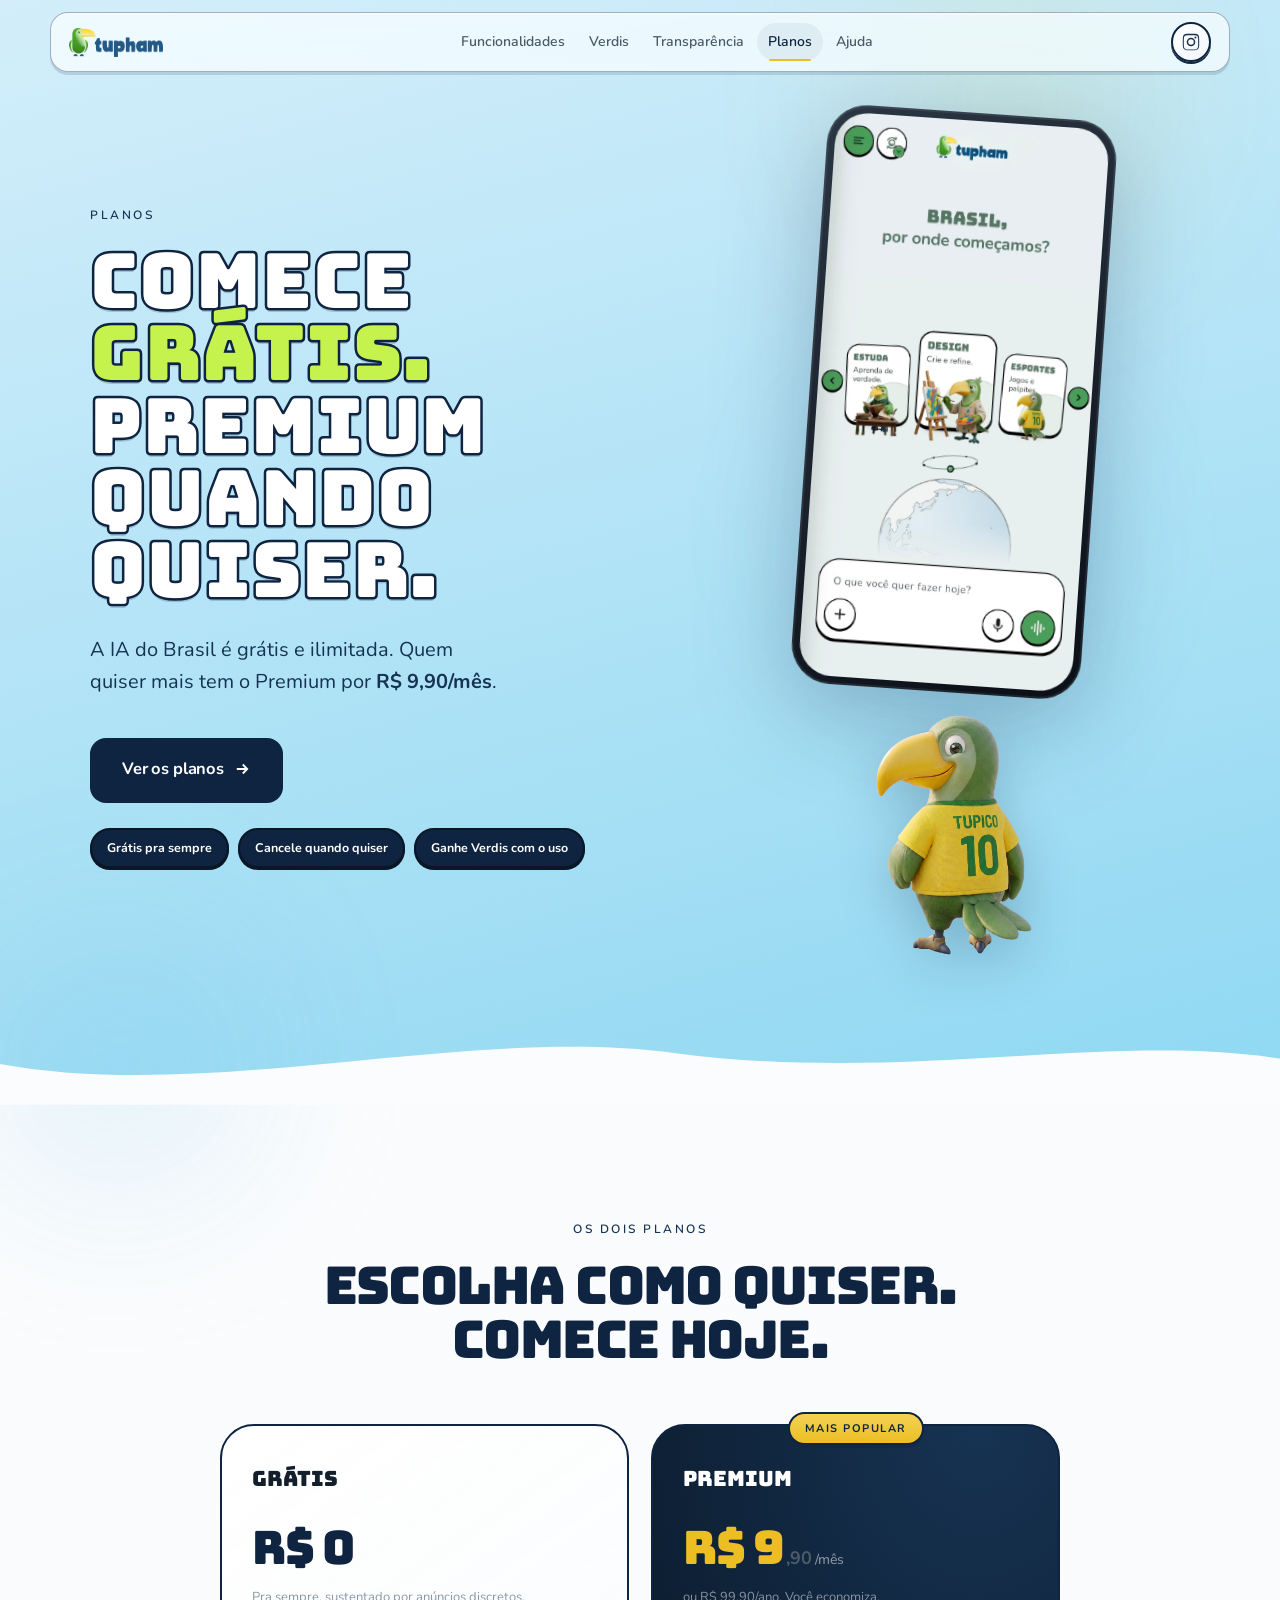
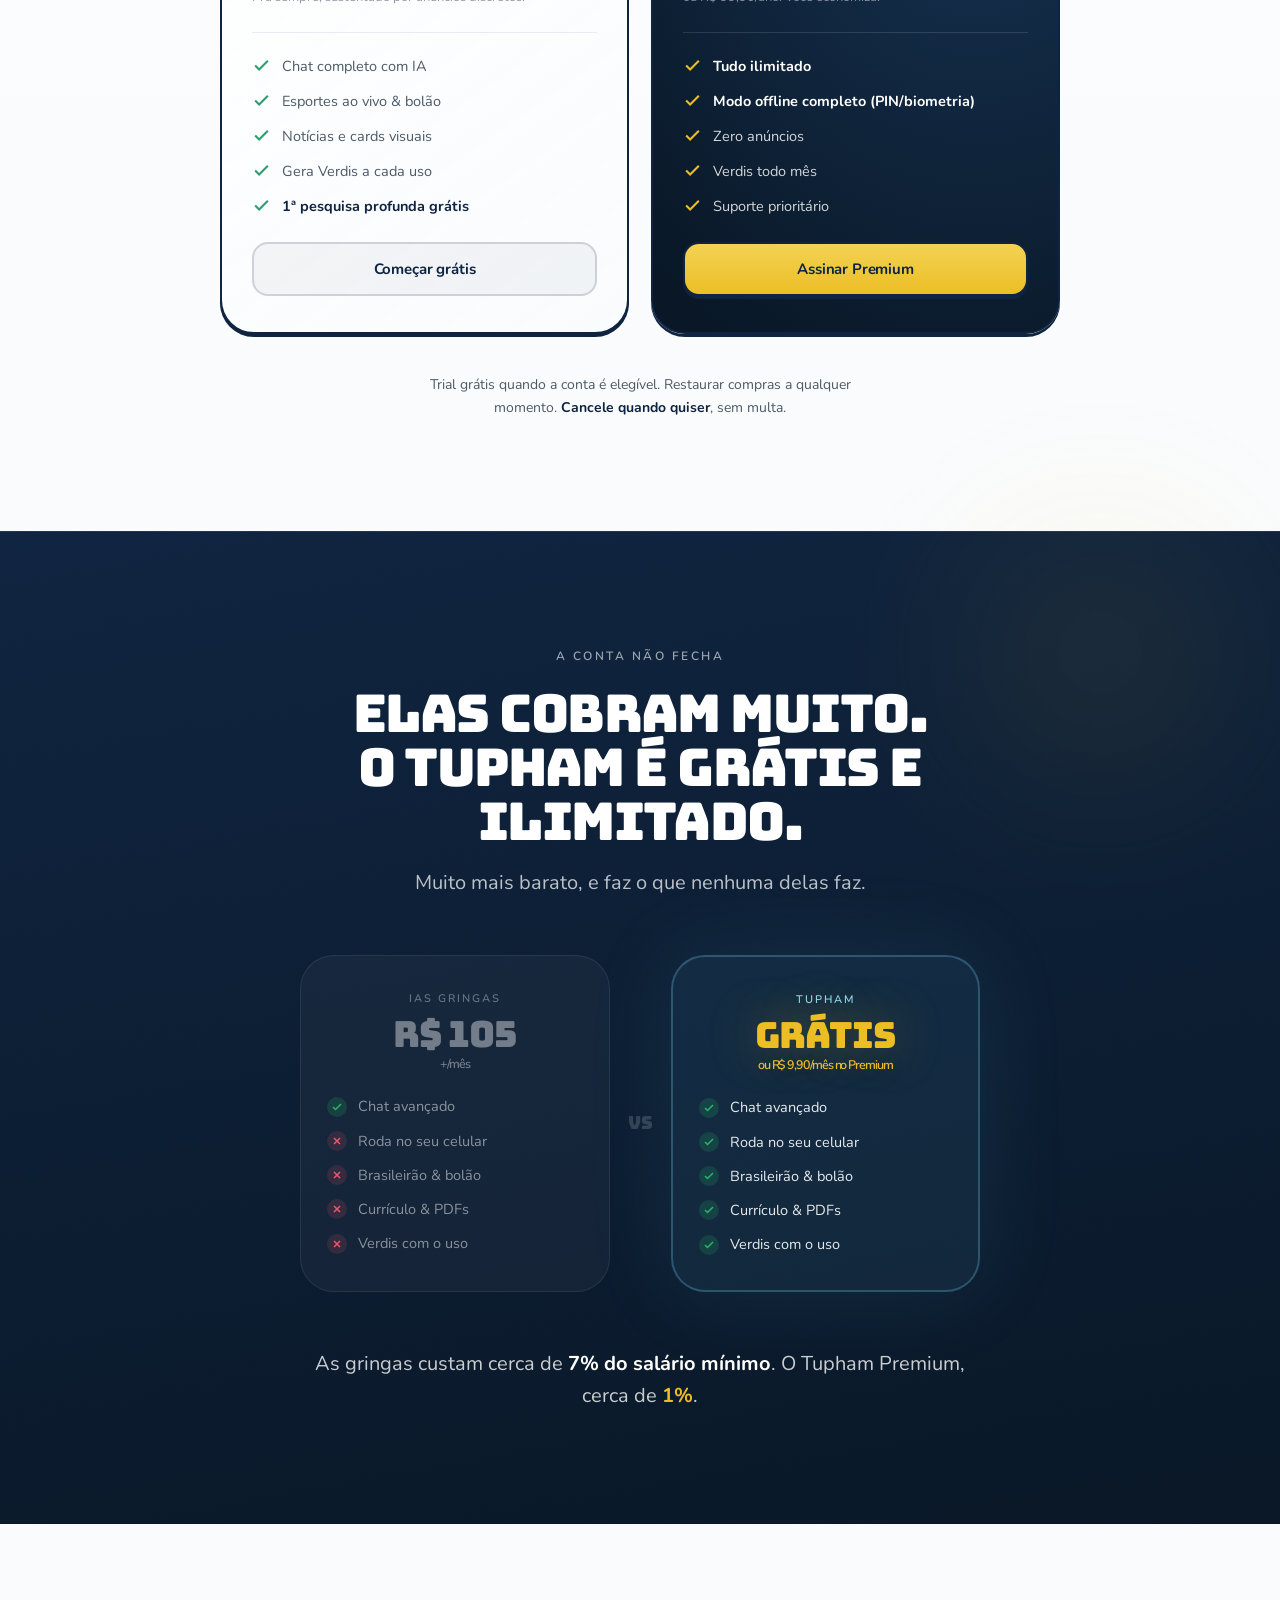
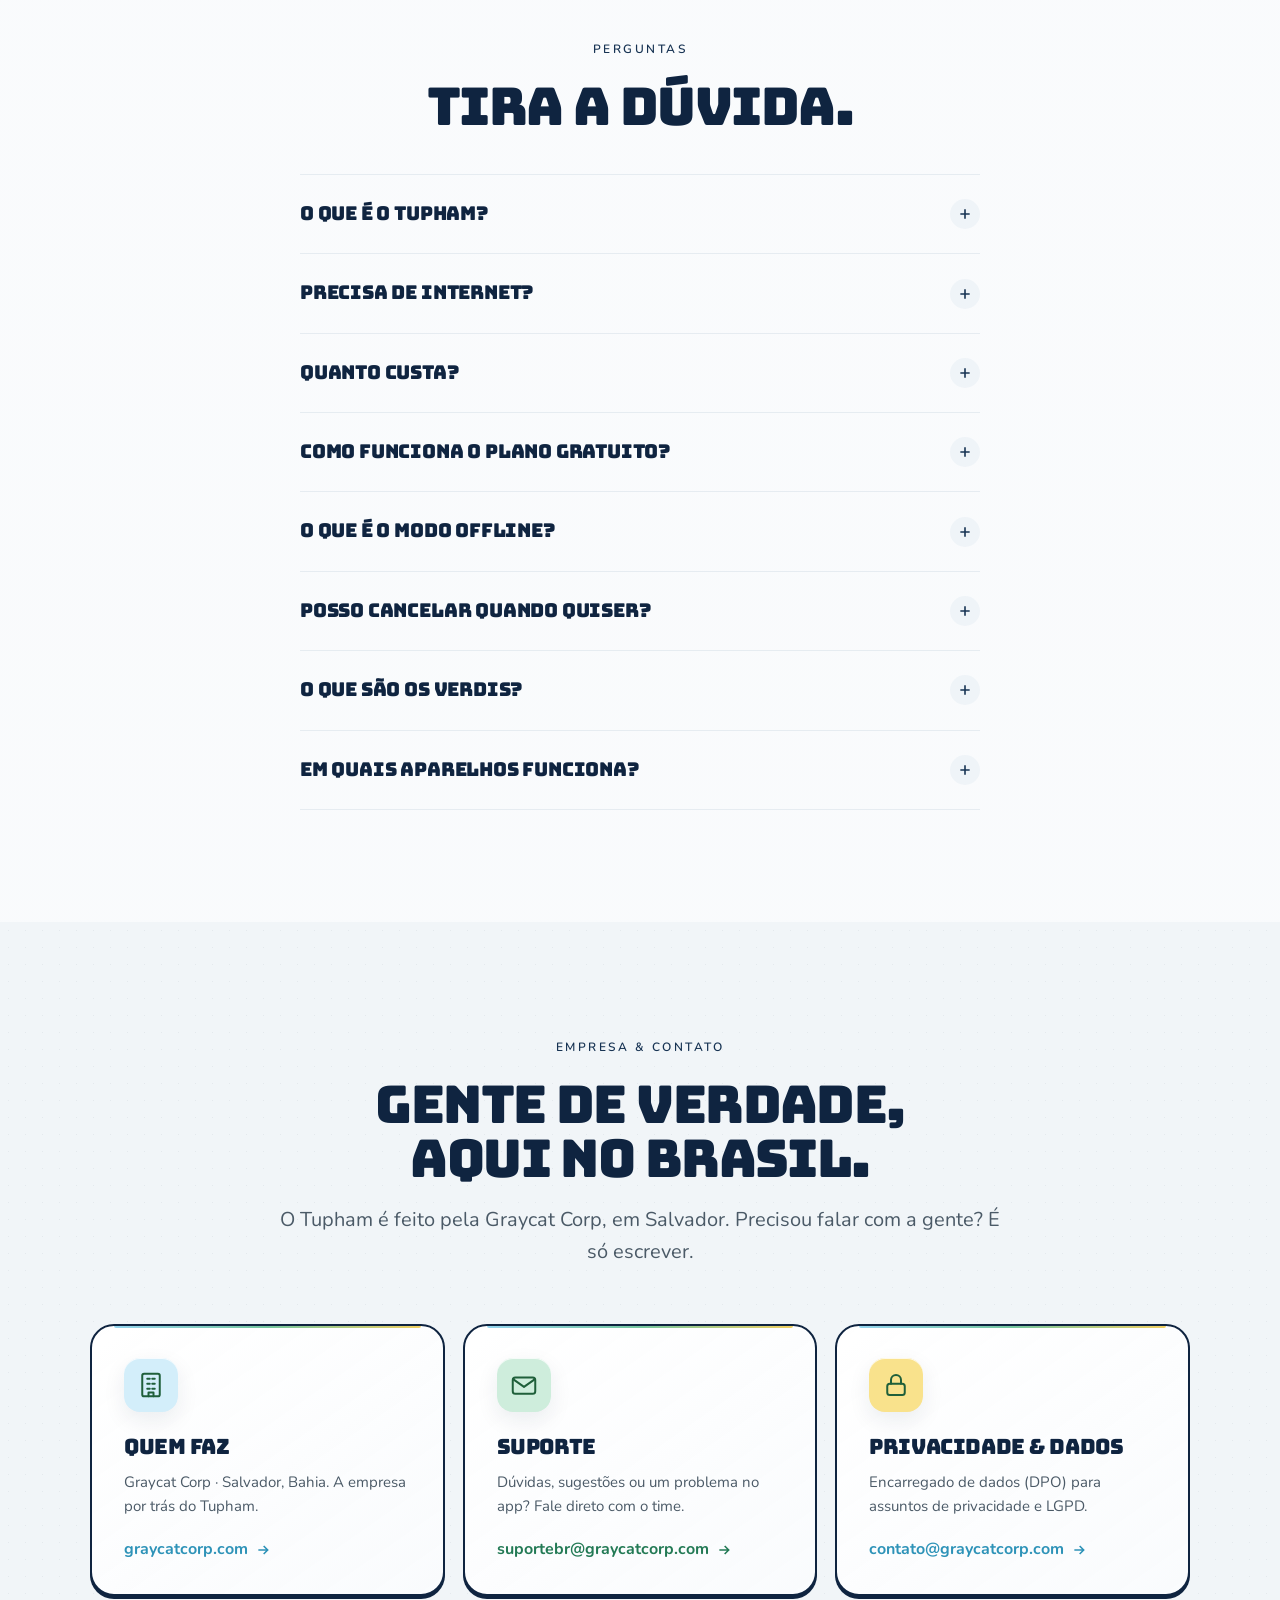
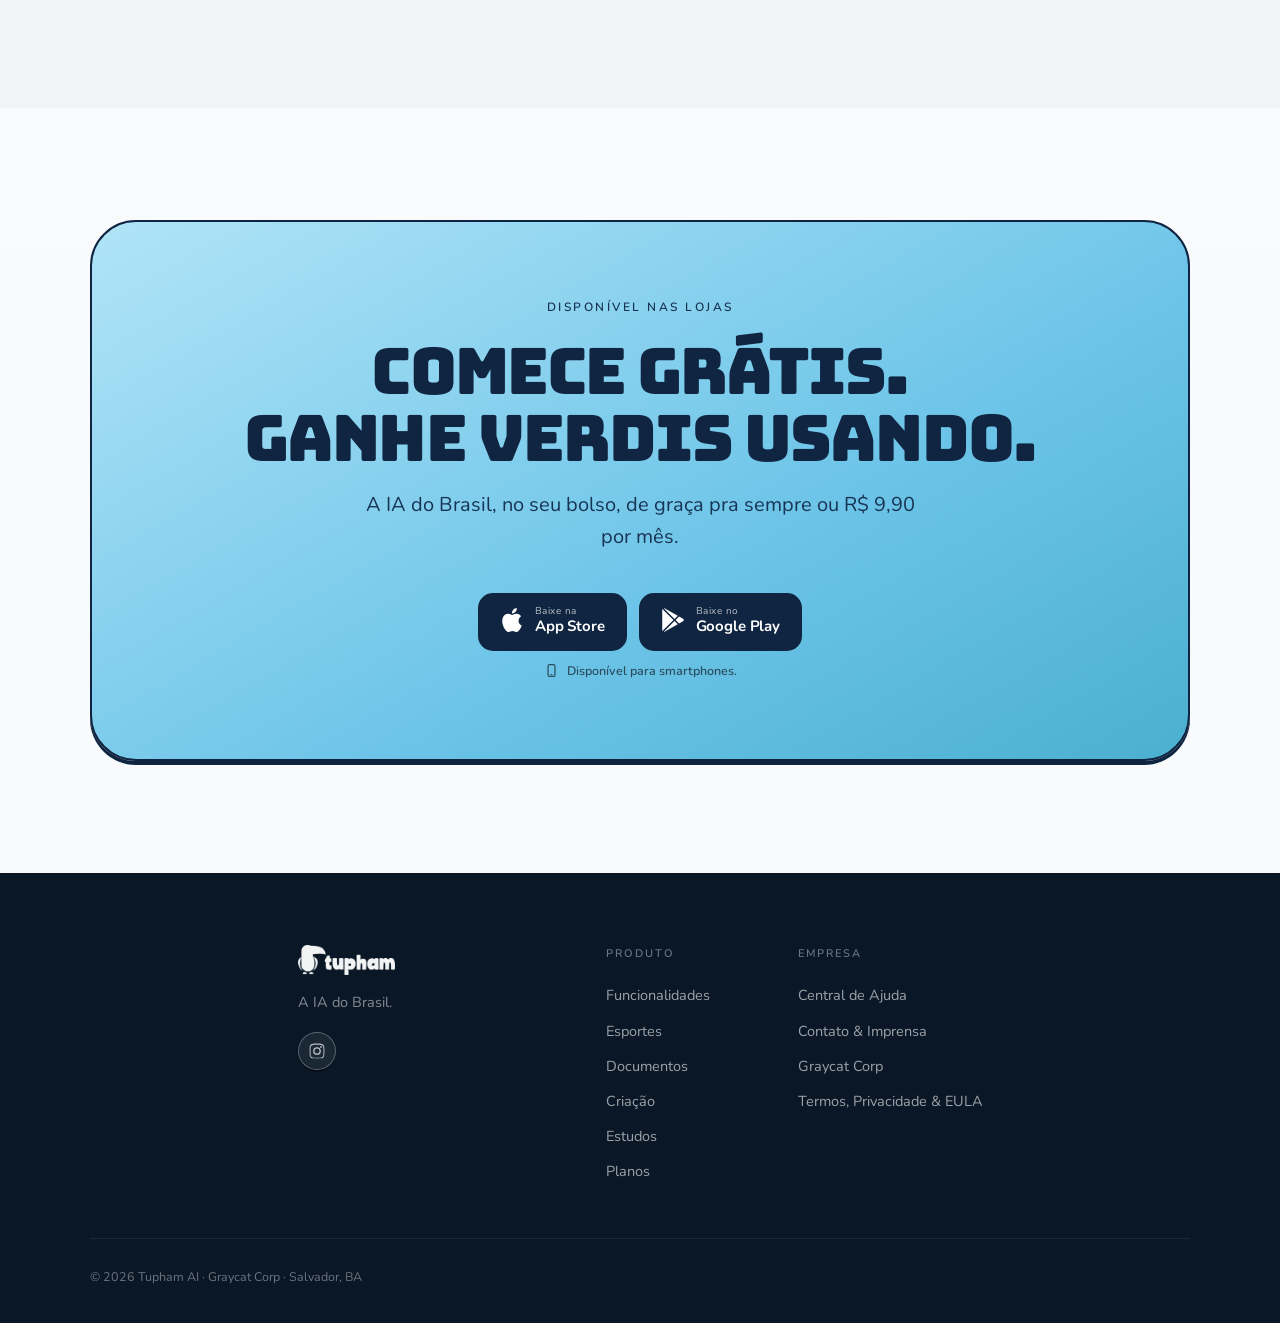
<file: planos.html>
<!DOCTYPE html>
<html lang="pt-BR">
<head>
<meta charset="UTF-8">
<meta name="viewport" content="width=device-width, initial-scale=1.0">
<title>Planos — Tupham · Grátis pra sempre ou Premium por R$ 9,90/mês</title>
<meta name="description" content="A IA do Brasil cabe no seu bolso: plano gratuito completo e ilimitado, sustentado por anúncios, e Premium por R$ 9,90/mês ou R$ 99,90/ano. Cancele quando quiser.">
<meta name="theme-color" content="#6BC4E8">
<meta property="og:type" content="website">
<meta property="og:title" content="Planos — Tupham">
<meta property="og:description" content="Comece grátis. Premium quando quiser, por R$ 9,90/mês. A IA do Brasil que cabe no seu bolso.">
<meta property="og:image" content="https://tupham.com.br/assets/img/og.png">
<meta property="og:image:secure_url" content="https://tupham.com.br/assets/img/og.png">
<meta property="og:image:type" content="image/png">
<meta property="og:image:width" content="1200">
<meta property="og:image:height" content="630">
<meta property="og:image:alt" content="Tupham — A IA do Brasil">
<meta name="twitter:card" content="summary_large_image">
<meta name="twitter:image" content="https://tupham.com.br/assets/img/og.png">
<meta name="twitter:image:alt" content="Tupham — A IA do Brasil">
<link rel="icon" type="image/png" href="assets/img/brand/mascote-tupham.png">
<link rel="preconnect" href="https://fonts.googleapis.com">
<link rel="preconnect" href="https://fonts.gstatic.com" crossorigin>
<link href="https://fonts.googleapis.com/css2?family=Bungee&family=Nunito:ital,wght@0,200..1000;1,200..1000&display=swap" rel="stylesheet">
<link rel="stylesheet" href="assets/css/tupham.css?v=20261021-4">
</head>
<body>
<div class="progress" id="progress"></div>

<!-- ===== NAV (shared) ===== -->
<nav class="nav" id="nav">
  <div class="nav-in">
    <a href="index.html" class="nav-logo" aria-label="Tupham — início"><img src="assets/img/brand/logo-tupham.png" alt="Tupham"></a>
    <div class="nav-links">
      <a href="habilidades.html">Funcionalidades</a>
      <a href="como-salvamos-o-mundo.html">Verdis</a>
      <a href="auditoria.html">Transparência</a>
      <a href="planos.html" class="active" aria-current="page">Planos</a>
      <a href="ajuda.html">Ajuda</a>
    </div>
    <div class="nav-right">
      <a href="https://www.instagram.com/tuphambrasil/" target="_blank" rel="noopener" aria-label="Instagram do Tupham" class="nav-insta"><svg viewBox="0 0 24 24" fill="currentColor"><path d="M12 2.16c3.2 0 3.58.01 4.85.07 3.25.15 4.77 1.69 4.92 4.92.06 1.27.07 1.65.07 4.85s-.01 3.58-.07 4.85c-.15 3.23-1.66 4.77-4.92 4.92-1.27.06-1.64.07-4.85.07s-3.58-.01-4.85-.07c-3.26-.15-4.77-1.7-4.92-4.92C2.17 15.58 2.16 15.2 2.16 12s.01-3.58.07-4.85C2.38 3.92 3.9 2.38 7.15 2.23 8.42 2.17 8.8 2.16 12 2.16zm0 1.62c-3.14 0-3.51.01-4.75.07-2.43.11-3.66 1.32-3.77 3.77-.06 1.24-.07 1.61-.07 4.75s.01 3.51.07 4.75c.11 2.43 1.32 3.66 3.77 3.77 1.24.06 1.61.07 4.75.07s3.51-.01 4.75-.07c2.43-.11 3.66-1.32 3.77-3.77.06-1.24.07-1.61.07-4.75s-.01-3.51-.07-4.75c-.11-2.43-1.32-3.66-3.77-3.77-1.24-.06-1.61-.07-4.75-.07zM12 6.84A5.16 5.16 0 1 0 12 17.16 5.16 5.16 0 0 0 12 6.84zm0 8.5A3.34 3.34 0 1 1 12 8.66a3.34 3.34 0 0 1 0 6.68zm5.34-9.87a1.2 1.2 0 1 0 0 2.4 1.2 1.2 0 0 0 0-2.4z"/></svg></a>
      <button class="burger" id="burger" aria-label="Menu" aria-expanded="false"><span></span><span></span><span></span></button>
    </div>
  </div>
</nav>
<div class="mobnav" id="mobnav" aria-hidden="true" inert>
  <a href="habilidades.html">Funcionalidades<span class="arr">→</span></a>
  <a href="como-salvamos-o-mundo.html">Verdis<span class="arr">→</span></a>
  <a href="auditoria.html">Transparência<span class="arr">→</span></a>
  <a href="planos.html">Planos<span class="arr">→</span></a>
  <a href="ajuda.html">Ajuda<span class="arr">→</span></a>
  <a href="https://www.instagram.com/tuphambrasil/" target="_blank" rel="noopener" class="btn btn-gold"><svg viewBox="0 0 24 24" fill="currentColor"><path d="M12 2.16c3.2 0 3.58.01 4.85.07 3.25.15 4.77 1.69 4.92 4.92.06 1.27.07 1.65.07 4.85s-.01 3.58-.07 4.85c-.15 3.23-1.66 4.77-4.92 4.92-1.27.06-1.64.07-4.85.07s-3.58-.01-4.85-.07c-3.26-.15-4.77-1.7-4.92-4.92C2.17 15.58 2.16 15.2 2.16 12s.01-3.58.07-4.85C2.38 3.92 3.9 2.38 7.15 2.23 8.42 2.17 8.8 2.16 12 2.16zm0 1.62c-3.14 0-3.51.01-4.75.07-2.43.11-3.66 1.32-3.77 3.77-.06 1.24-.07 1.61-.07 4.75s.01 3.51.07 4.75c.11 2.43 1.32 3.66 3.77 3.77 1.24.06 1.61.07 4.75.07s3.51-.01 4.75-.07c2.43-.11 3.66-1.32 3.77-3.77.06-1.24.07-1.61.07-4.75s-.01-3.51-.07-4.75c-.11-2.43-1.32-3.66-3.77-3.77-1.24-.06-1.61-.07-4.75-.07zM12 6.84A5.16 5.16 0 1 0 12 17.16 5.16 5.16 0 0 0 12 6.84zm0 8.5A3.34 3.34 0 1 1 12 8.66a3.34 3.34 0 0 1 0 6.68zm5.34-9.87a1.2 1.2 0 1 0 0 2.4 1.2 1.2 0 0 0 0-2.4z"/></svg>Instagram</a>
</div>

<main>

<!-- ===== PAGE HERO ===== -->
<section class="section bg-sky grain">
  <div class="sec-orb glow--gold" style="width:380px;height:380px;top:-8%;right:6%;opacity:.5"></div>
  <div class="sec-orb glow--sky" style="width:340px;height:340px;bottom:-12%;left:-4%;opacity:.6"></div>
  <div class="wrap split split--wide-text">
    <div data-reveal>
      <span class="eyebrow">Planos</span>
      <h1 class="display mt-2 comic comic--outline" style="font-size:clamp(38px,7vw,76px)">Comece <span class="lime">grátis.</span><br>Premium quando<br>quiser.</h1>
      <p class="lead mt-3" style="color:var(--ink-800);max-width:34ch">A IA do Brasil é grátis e ilimitada. Quem quiser mais tem o Premium por <b>R$ 9,90/mês</b>.</p>
      <div class="btn-row mt-4">
        <a href="#planos" class="btn btn-ink btn-lg">Ver os planos <svg viewBox="0 0 24 24" fill="none" stroke="currentColor" stroke-width="2.4"><path d="M5 12h14M13 6l6 6-6 6"/></svg></a>
      </div>
      <div class="pill-row mt-3">
        <span class="pill">Grátis pra sempre</span>
        <span class="pill">Cancele quando quiser</span>
        <span class="pill">Ganhe Verdis com o uso</span>
      </div>
    </div>
    <div class="split-visual split-visual--stack" data-reveal>
      <div class="glow glow--sky" style="width:300px;height:300px"></div>
      <div class="mockup mockup--tilt-r mockup--float"><img src="assets/img/mockups/home.jpeg?v=20261021-1" alt="Tela inicial do Tupham" loading="eager"></div>
      <img class="tupico" src="assets/img/mascotes/tupico-craque.png" alt="Tupico craque com a camisa 10" style="width:clamp(120px,16vw,160px)" loading="lazy">
    </div>
  </div>
  <svg class="wave wave--bottom" viewBox="0 0 1440 110" preserveAspectRatio="none" aria-hidden="true"><path fill="#FBFCFD" d="M0,64 C240,108 520,20 760,52 C1020,86 1240,28 1440,58 L1440,110 L0,110Z"/></svg>
</section>

<!-- ===== PRICING ===== -->
<section class="section" id="planos">
  <div class="wrap">
    <div class="center mb-5" data-reveal>
      <span class="eyebrow eyebrow--center">Os dois planos</span>
      <h2 class="h-sec mt-2">Escolha como quiser.<br>Comece hoje.</h2>
    </div>
    <div class="price-grid" data-reveal>
      <div class="price-card">
        <div class="price-name">Grátis</div>
        <div class="price-tag"><span class="v">R$ 0</span></div>
        <div class="price-sub">Pra sempre, sustentado por anúncios discretos.</div>
        <ul class="price-feats">
          <li><svg viewBox="0 0 24 24" fill="none" stroke="currentColor" stroke-width="2.6"><path d="M20 6 9 17l-5-5"/></svg>Chat completo com IA</li>
          <li><svg viewBox="0 0 24 24" fill="none" stroke="currentColor" stroke-width="2.6"><path d="M20 6 9 17l-5-5"/></svg>Esportes ao vivo &amp; bolão</li>
          <li><svg viewBox="0 0 24 24" fill="none" stroke="currentColor" stroke-width="2.6"><path d="M20 6 9 17l-5-5"/></svg>Notícias e cards visuais</li>
          <li><svg viewBox="0 0 24 24" fill="none" stroke="currentColor" stroke-width="2.6"><path d="M20 6 9 17l-5-5"/></svg>Gera Verdis a cada uso</li>
          <li class="hl"><svg viewBox="0 0 24 24" fill="none" stroke="currentColor" stroke-width="2.6"><path d="M20 6 9 17l-5-5"/></svg>1ª pesquisa profunda grátis</li>
        </ul>
        <a href="planos.html" class="btn btn-ghost">Começar grátis</a>
      </div>
      <div class="price-card price-card--pro">
        <span class="price-badge">MAIS POPULAR</span>
        <div class="price-name">Premium</div>
        <div class="price-tag"><span class="v">R$ 9</span><span class="c">,90</span><span class="per">/mês</span></div>
        <div class="price-sub">ou R$ 99,90/ano. Você economiza.</div>
        <ul class="price-feats">
          <li class="hl"><svg viewBox="0 0 24 24" fill="none" stroke="currentColor" stroke-width="2.6"><path d="M20 6 9 17l-5-5"/></svg>Tudo ilimitado</li>
          <li class="hl"><svg viewBox="0 0 24 24" fill="none" stroke="currentColor" stroke-width="2.6"><path d="M20 6 9 17l-5-5"/></svg>Modo offline completo (PIN/biometria)</li>
          <li><svg viewBox="0 0 24 24" fill="none" stroke="currentColor" stroke-width="2.6"><path d="M20 6 9 17l-5-5"/></svg>Zero anúncios</li>
          <li><svg viewBox="0 0 24 24" fill="none" stroke="currentColor" stroke-width="2.6"><path d="M20 6 9 17l-5-5"/></svg>Verdis todo mês</li>
          <li><svg viewBox="0 0 24 24" fill="none" stroke="currentColor" stroke-width="2.6"><path d="M20 6 9 17l-5-5"/></svg>Suporte prioritário</li>
        </ul>
        <a href="planos.html" class="btn btn-gold">Assinar Premium</a>
      </div>
    </div>
    <p class="center muted mt-4" data-reveal style="font-size:14px;max-width:60ch;margin-left:auto;margin-right:auto">Trial grátis quando a conta é elegível. Restaurar compras a qualquer momento. <b style="color:var(--ink-900)">Cancele quando quiser</b>, sem multa.</p>
  </div>
</section>

<!-- ===== COMPARE vs GRINGAS ===== -->
<section class="section bg-ink-2 grain on-dark">
  <div class="sec-orb glow--gold" style="width:360px;height:360px;top:-6%;right:0;opacity:.32"></div>
  <div class="wrap wrap--narrow">
    <div class="center mb-5" data-reveal>
      <span class="eyebrow eyebrow--center eyebrow--light">A conta não fecha</span>
      <h2 class="h-sec mt-2">Elas cobram muito.<br>O Tupham é grátis e ilimitado.</h2>
      <p class="lead mx-auto maxw-md mt-2">Muito mais barato, e faz o que nenhuma delas faz.</p>
    </div>
    <div class="compare" data-reveal>
      <div class="compare-col compare-them">
        <div class="compare-who">IAs gringas</div>
        <div class="compare-price">R$ 105<small>+/mês</small></div>
        <ul>
          <li><i class="y"><svg viewBox="0 0 24 24" fill="none" stroke="#27B765" stroke-width="3"><path d="M20 6 9 17l-5-5"/></svg></i>Chat avançado</li>
          <li><i class="n"><svg viewBox="0 0 24 24" fill="none" stroke="#F0556A" stroke-width="3"><path d="M18 6 6 18M6 6l12 12"/></svg></i>Roda no seu celular</li>
          <li><i class="n"><svg viewBox="0 0 24 24" fill="none" stroke="#F0556A" stroke-width="3"><path d="M18 6 6 18M6 6l12 12"/></svg></i>Brasileirão &amp; bolão</li>
          <li><i class="n"><svg viewBox="0 0 24 24" fill="none" stroke="#F0556A" stroke-width="3"><path d="M18 6 6 18M6 6l12 12"/></svg></i>Currículo &amp; PDFs</li>
          <li><i class="n"><svg viewBox="0 0 24 24" fill="none" stroke="#F0556A" stroke-width="3"><path d="M18 6 6 18M6 6l12 12"/></svg></i>Verdis com o uso</li>
        </ul>
      </div>
      <div class="compare-vs">VS</div>
      <div class="compare-col compare-us">
        <div class="compare-who" style="color:var(--sky-300)">Tupham</div>
        <div class="compare-price compare-price--gold">Grátis<small> ou R$ 9,90/mês no Premium</small></div>
        <ul>
          <li><i class="y"><svg viewBox="0 0 24 24" fill="none" stroke="#27B765" stroke-width="3"><path d="M20 6 9 17l-5-5"/></svg></i>Chat avançado</li>
          <li><i class="y"><svg viewBox="0 0 24 24" fill="none" stroke="#27B765" stroke-width="3"><path d="M20 6 9 17l-5-5"/></svg></i>Roda no seu celular</li>
          <li><i class="y"><svg viewBox="0 0 24 24" fill="none" stroke="#27B765" stroke-width="3"><path d="M20 6 9 17l-5-5"/></svg></i>Brasileirão &amp; bolão</li>
          <li><i class="y"><svg viewBox="0 0 24 24" fill="none" stroke="#27B765" stroke-width="3"><path d="M20 6 9 17l-5-5"/></svg></i>Currículo &amp; PDFs</li>
          <li><i class="y"><svg viewBox="0 0 24 24" fill="none" stroke="#27B765" stroke-width="3"><path d="M20 6 9 17l-5-5"/></svg></i>Verdis com o uso</li>
        </ul>
      </div>
    </div>
    <p class="center lead mt-5" data-reveal style="color:rgba(255,255,255,.78)">As gringas custam cerca de <b style="color:#fff">7% do salário mínimo</b>. O Tupham Premium, cerca de <b style="color:var(--gold-400)">1%</b>.</p>
  </div>
</section>

<!-- ===== FAQ COMPLETO ===== -->
<section class="section">
  <div class="wrap wrap--narrow">
    <div class="center mb-4" data-reveal>
      <span class="eyebrow eyebrow--center">Perguntas</span>
      <h2 class="h-sec mt-2">Tira a dúvida.</h2>
    </div>
    <div class="faq" data-reveal>
      <div class="faq-item"><button class="faq-q">O que é o Tupham?<span class="ico"><svg viewBox="0 0 24 24" fill="none" stroke="currentColor" stroke-width="2.4"><path d="M12 5v14M5 12h14"/></svg></span></button><div class="faq-a"><div class="faq-a-inner">É a IA do Brasil, num app só: chat, currículo e documentos, esportes ao vivo e palpites, pesquisa com fontes, áudios, criação de imagens, plano de estudos e muito mais. Tudo em português de verdade, grátis e ilimitado.</div></div></div>
      <div class="faq-item"><button class="faq-q">Precisa de internet?<span class="ico"><svg viewBox="0 0 24 24" fill="none" stroke="currentColor" stroke-width="2.4"><path d="M12 5v14M5 12h14"/></svg></span></button><div class="faq-a"><div class="faq-a-inner">O Tupham funciona com e sem internet. Sem conexão, ele resolve contas, definições, traduções e conceitos direto no seu celular. O modo 100% offline é um recurso Premium, desbloqueado com PIN ou biometria. Funções que dependem de dados em tempo real (notícias, esportes, busca) usam internet quando disponível.</div></div></div>
      <div class="faq-item"><button class="faq-q">Quanto custa?<span class="ico"><svg viewBox="0 0 24 24" fill="none" stroke="currentColor" stroke-width="2.4"><path d="M12 5v14M5 12h14"/></svg></span></button><div class="faq-a"><div class="faq-a-inner">O Tupham é grátis e ilimitado, sustentado por anúncios. O Premium custa R$ 9,90/mês ou R$ 99,90/ano, com offline completo, zero anúncios e Verdis todo mês.</div></div></div>
      <div class="faq-item"><button class="faq-q">Como funciona o plano gratuito?<span class="ico"><svg viewBox="0 0 24 24" fill="none" stroke="currentColor" stroke-width="2.4"><path d="M12 5v14M5 12h14"/></svg></span></button><div class="faq-a"><div class="faq-a-inner">O plano Grátis é completo e ilimitado, sustentado por anúncios discretos e pela economia de Verdis, a nossa moeda. Você gera Verdis usando o Tupham e aplica em recursos como criação de áudio e design. Chat, esportes, bolão e notícias estão liberados. Sua primeira pesquisa profunda também é gratuita.</div></div></div>
      <div class="faq-item"><button class="faq-q">O que é o modo offline?<span class="ico"><svg viewBox="0 0 24 24" fill="none" stroke="currentColor" stroke-width="2.4"><path d="M12 5v14M5 12h14"/></svg></span></button><div class="faq-a"><div class="faq-a-inner">É o recurso Premium que deixa a IA funcionar 100% sem internet: no metrô, no avião ou no sítio sem sinal. Você desbloqueia com PIN ou biometria e a IA responde direto no seu celular.</div></div></div>
      <div class="faq-item"><button class="faq-q">Posso cancelar quando quiser?<span class="ico"><svg viewBox="0 0 24 24" fill="none" stroke="currentColor" stroke-width="2.4"><path d="M12 5v14M5 12h14"/></svg></span></button><div class="faq-a"><div class="faq-a-inner">Pode, sem multa. A assinatura é gerenciada pela App Store ou pelo Google Play, e você cancela direto na sua conta da loja quando quiser. Também dá pra restaurar compras a qualquer momento se trocar de aparelho.</div></div></div>
      <div class="faq-item"><button class="faq-q">O que são os Verdis?<span class="ico"><svg viewBox="0 0 24 24" fill="none" stroke="currentColor" stroke-width="2.4"><path d="M12 5v14M5 12h14"/></svg></span></button><div class="faq-a"><div class="faq-a-inner">Verdis são os créditos internos do Tupham: você ganha usando o app — conversas, sequência diária, convites e bônus — e usa nos recursos, como criação de áudio e design. Não têm valor em dinheiro e não são convertíveis nem resgatáveis. <a href="como-salvamos-o-mundo.html" class="btn-link" style="display:inline-flex">Como funcionam os Verdis</a></div></div></div>
      <div class="faq-item"><button class="faq-q">Em quais aparelhos funciona?<span class="ico"><svg viewBox="0 0 24 24" fill="none" stroke="currentColor" stroke-width="2.4"><path d="M12 5v14M5 12h14"/></svg></span></button><div class="faq-a"><div class="faq-a-inner">Funciona em iPhone e Android. O Tupham se ajusta sozinho ao seu celular, do mais simples ao top de linha, pra rodar bem em qualquer aparelho.</div></div></div>
    </div>
  </div>
</section>

<!-- ===== EMPRESA / CONTATO ===== -->
<section class="section bg-soft">
  <div class="wrap">
    <div class="center mb-5" data-reveal>
      <span class="eyebrow eyebrow--center">Empresa &amp; contato</span>
      <h2 class="h-sec mt-2">Gente de verdade,<br>aqui no Brasil.</h2>
      <p class="lead mx-auto maxw-md mt-2">O Tupham é feito pela Graycat Corp, em Salvador. Precisou falar com a gente? É só escrever.</p>
    </div>
    <div class="grid grid-3" data-reveal-stagger>
      <div class="card">
        <div class="card-ico card-ico--sky"><svg viewBox="0 0 24 24" fill="none" stroke="currentColor" stroke-width="1.6" stroke-linecap="round" stroke-linejoin="round"><rect x="5" y="3" width="14" height="18" rx="1.5"/><path d="M9 7h2M13 7h2M9 11h2M13 11h2M9 15h2M13 15h2"/><path d="M10 21v-3h4v3"/></svg></div>
        <h3>Quem faz</h3>
        <p>Graycat Corp · Salvador, Bahia. A empresa por trás do Tupham.</p>
        <a href="https://graycatcorp.com" target="_blank" rel="noopener" class="btn-link mt-2">graycatcorp.com <svg viewBox="0 0 24 24" fill="none" stroke="currentColor" stroke-width="2.4"><path d="M5 12h14M13 6l6 6-6 6"/></svg></a>
      </div>
      <div class="card">
        <div class="card-ico card-ico--leaf"><svg viewBox="0 0 24 24" fill="none" stroke="currentColor" stroke-width="1.6" stroke-linecap="round" stroke-linejoin="round"><rect x="3" y="6" width="18" height="13" rx="2"/><path d="M3.5 7.5l8.5 6 8.5-6"/></svg></div>
        <h3>Suporte</h3>
        <p>Dúvidas, sugestões ou um problema no app? Fale direto com o time.</p>
        <a href="mailto:suportebr@graycatcorp.com" class="btn-link btn-link--leaf mt-2">suportebr@graycatcorp.com <svg viewBox="0 0 24 24" fill="none" stroke="currentColor" stroke-width="2.4"><path d="M5 12h14M13 6l6 6-6 6"/></svg></a>
      </div>
      <div class="card">
        <div class="card-ico card-ico--gold"><svg viewBox="0 0 24 24" fill="none" stroke="currentColor" stroke-width="1.6" stroke-linecap="round" stroke-linejoin="round"><rect x="5" y="11" width="14" height="9" rx="2"/><path d="M8 11V8a4 4 0 0 1 8 0v3"/></svg></div>
        <h3>Privacidade &amp; dados</h3>
        <p>Encarregado de dados (DPO) para assuntos de privacidade e LGPD.</p>
        <a href="mailto:contato@graycatcorp.com" class="btn-link mt-2">contato@graycatcorp.com <svg viewBox="0 0 24 24" fill="none" stroke="currentColor" stroke-width="2.4"><path d="M5 12h14M13 6l6 6-6 6"/></svg></a>
      </div>
    </div>
  </div>
</section>

<!-- ===== FINAL CTA ===== -->
<section class="section">
  <div class="wrap">
    <div class="cta-band grain" data-reveal>
      <span class="eyebrow eyebrow--center">Disponível nas lojas</span>
      <h2 class="h-sec mt-2" style="font-size:clamp(34px,6vw,64px)">Comece grátis.<br>Ganhe Verdis usando.</h2>
      <p class="lead mx-auto maxw-sm mt-2" style="color:var(--ink-800)">A IA do Brasil, no seu bolso, de graça pra sempre ou R$ 9,90 por mês.</p>
      <div class="store-row mt-4" style="justify-content:center">
        <a href="https://apps.apple.com/br/app/tupham/id6759582238" class="store-btn" rel="noopener"><svg viewBox="0 0 24 24" fill="currentColor"><path d="M12.152 6.896c-.948 0-2.415-1.078-3.96-1.04-2.04.027-3.91 1.183-4.961 3.014-2.117 3.675-.546 9.103 1.519 12.09 1.013 1.454 2.208 3.09 3.792 3.039 1.52-.065 2.09-.987 3.935-.987 1.831 0 2.35.987 3.96.948 1.637-.026 2.676-1.48 3.676-2.948 1.156-1.688 1.636-3.325 1.662-3.415-.039-.013-3.182-1.221-3.22-4.857-.026-3.04 2.48-4.494 2.597-4.559-1.429-2.09-3.623-2.324-4.39-2.376-2-.156-3.675 1.09-4.61 1.09zM15.53 3.83c.843-1.012 1.4-2.427 1.245-3.83-1.207.052-2.662.805-3.532 1.818-.78.896-1.454 2.338-1.273 3.714 1.338.104 2.715-.688 3.559-1.701"/></svg><span><small>Baixe na</small><b>App Store</b></span></a>
        <a href="https://play.google.com/store/apps/details?id=br.com.graycat.tupham" class="store-btn" rel="noopener"><svg viewBox="0 0 24 24" fill="currentColor"><path d="M22.018 13.298l-3.919 2.218-3.515-3.493 3.543-3.521 3.891 2.202a1.49 1.49 0 0 1 0 2.594zM1.337.924a1.486 1.486 0 0 0-.112.568v21.017c0 .217.045.419.124.6l11.155-11.087L1.337.924zm12.207 10.065l3.258-3.238L3.45.195a1.466 1.466 0 0 0-.946-.179l11.04 10.973zm0 2.067l-11 10.933c.298.036.612-.016.906-.183l13.324-7.54-3.23-3.21z"/></svg><span><small>Baixe no</small><b>Google Play</b></span></a>
      </div>
      <p class="store-note"><svg viewBox="0 0 24 24" fill="none" stroke="currentColor" stroke-width="2" aria-hidden="true"><rect x="6.5" y="2.5" width="11" height="19" rx="2.5"/><path d="M10.5 18.5h3"/></svg>Disponível para smartphones.</p>
    </div>
  </div>
</section>

</main>

<!-- ===== FOOTER (shared) ===== -->
<footer class="foot">
  <div class="wrap">
    <div class="foot-top">
      <div class="foot-brand">
        <img src="assets/img/brand/logo-tupham.png" alt="Tupham">
        <p>A IA do Brasil.</p>
        <div class="foot-social">
          <a href="https://www.instagram.com/tuphambrasil/" target="_blank" rel="noopener" aria-label="Instagram"><svg viewBox="0 0 24 24" fill="currentColor"><path d="M12 2.16c3.2 0 3.58.01 4.85.07 3.25.15 4.77 1.69 4.92 4.92.06 1.27.07 1.65.07 4.85s-.01 3.58-.07 4.85c-.15 3.23-1.66 4.77-4.92 4.92-1.27.06-1.64.07-4.85.07s-3.58-.01-4.85-.07c-3.26-.15-4.77-1.7-4.92-4.92C2.17 15.58 2.16 15.2 2.16 12s.01-3.58.07-4.85C2.38 3.92 3.9 2.38 7.15 2.23 8.42 2.17 8.8 2.16 12 2.16zm0 1.62c-3.14 0-3.51.01-4.75.07-2.43.11-3.66 1.32-3.77 3.77-.06 1.24-.07 1.61-.07 4.75s.01 3.51.07 4.75c.11 2.43 1.32 3.66 3.77 3.77 1.24.06 1.61.07 4.75.07s3.51-.01 4.75-.07c2.43-.11 3.66-1.32 3.77-3.77.06-1.24.07-1.61.07-4.75s-.01-3.51-.07-4.75c-.11-2.43-1.32-3.66-3.77-3.77-1.24-.06-1.61-.07-4.75-.07zM12 6.84A5.16 5.16 0 1 0 12 17.16 5.16 5.16 0 0 0 12 6.84zm0 8.5A3.34 3.34 0 1 1 12 8.66a3.34 3.34 0 0 1 0 6.68zm5.34-9.87a1.2 1.2 0 1 0 0 2.4 1.2 1.2 0 0 0 0-2.4z"/></svg></a>
        </div>
      </div>
      <div class="foot-col">
        <h4>Produto</h4>
        <a href="habilidades.html">Funcionalidades</a>
        <a href="habilidades.html#esportes">Esportes</a>
        <a href="habilidades.html#documentos">Documentos</a>
        <a href="habilidades.html#criacao">Criação</a>
        <a href="habilidades.html#pesquisa">Estudos</a>
        <a href="planos.html">Planos</a>
      </div>
      <div class="foot-col">
        <h4>Empresa</h4>
        <a href="ajuda.html">Central de Ajuda</a>
        <a href="ajuda.html#contato">Contato &amp; Imprensa</a>
        <a href="https://graycatcorp.com" target="_blank" rel="noopener">Graycat Corp</a>
        <a href="ajuda.html#legal">Termos, Privacidade &amp; EULA</a>
      </div>
    </div>
    <div class="foot-bottom">
      <p>© <span data-year>2026</span> Tupham AI · Graycat Corp · Salvador, BA</p>
      
    </div>
  </div>
</footer>

<script src="assets/js/tupham.js?v=20260804-2"></script>
</body>
</html>
</file>
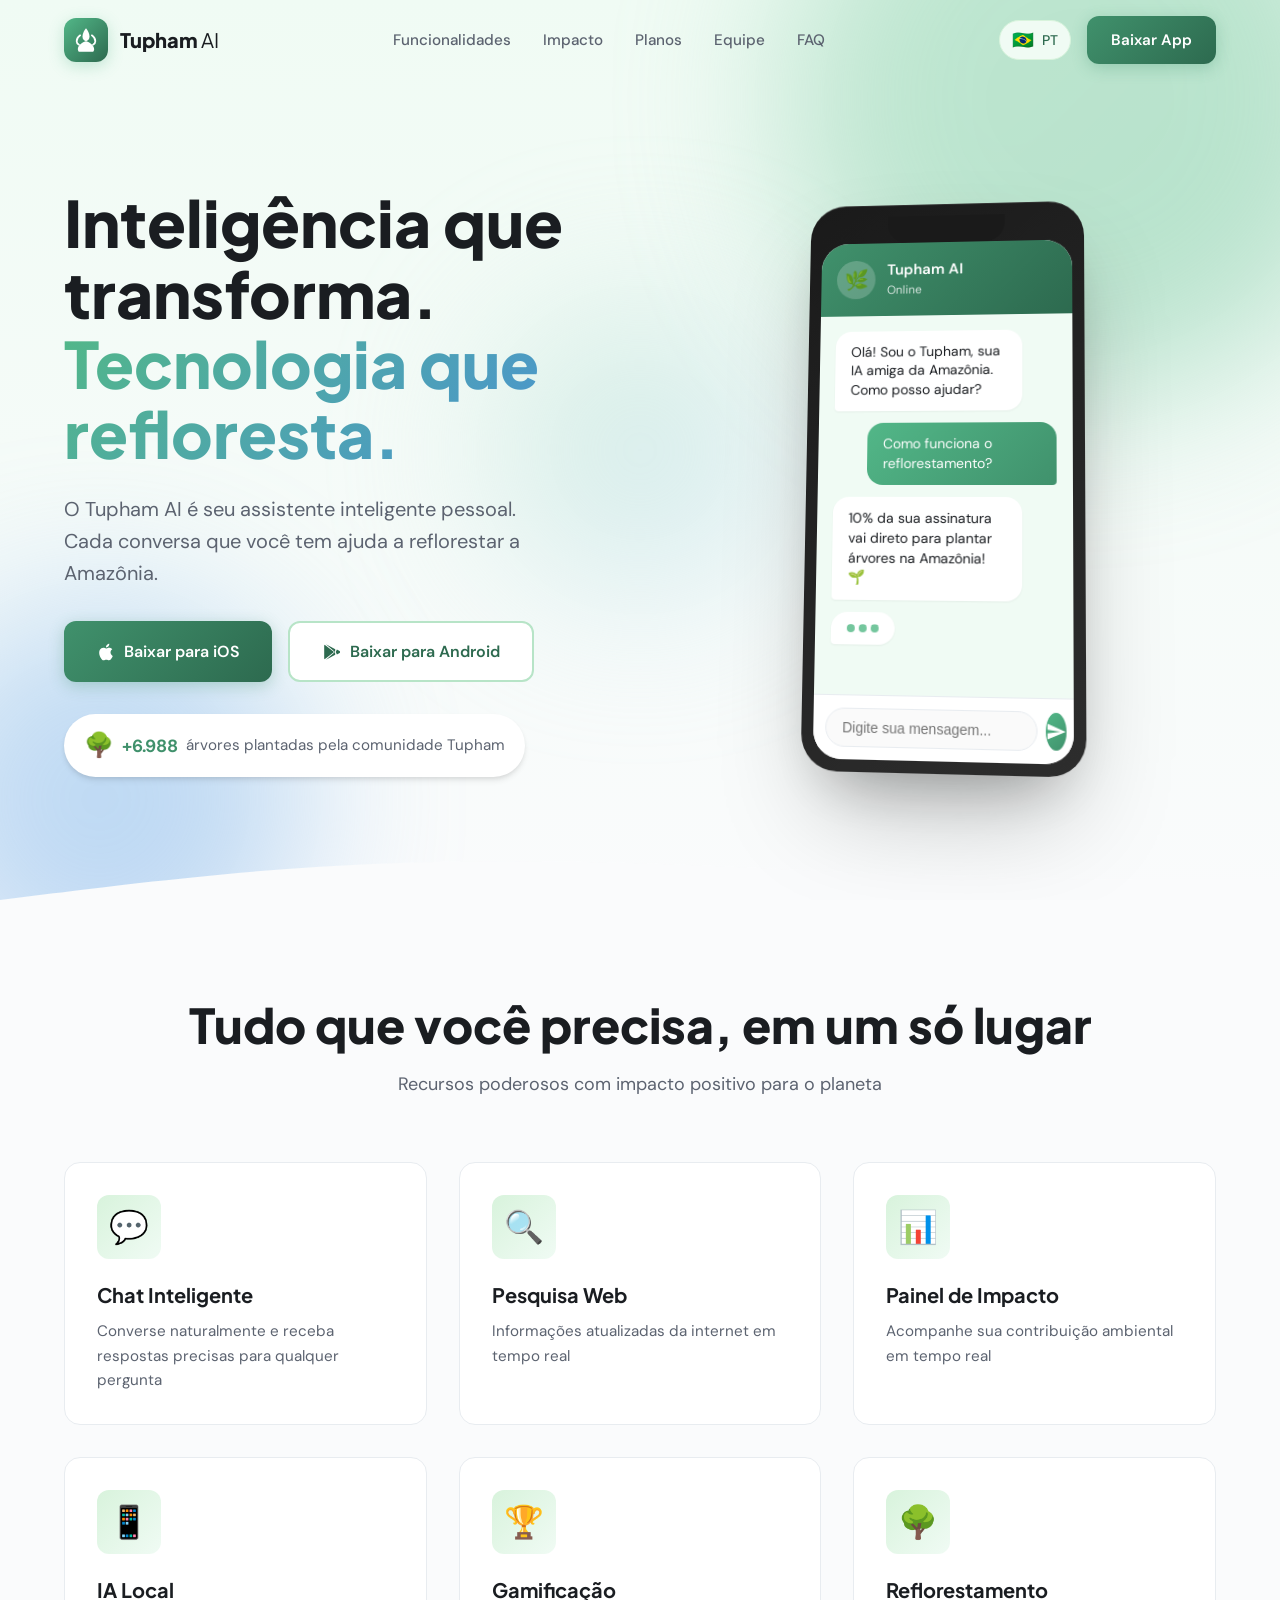
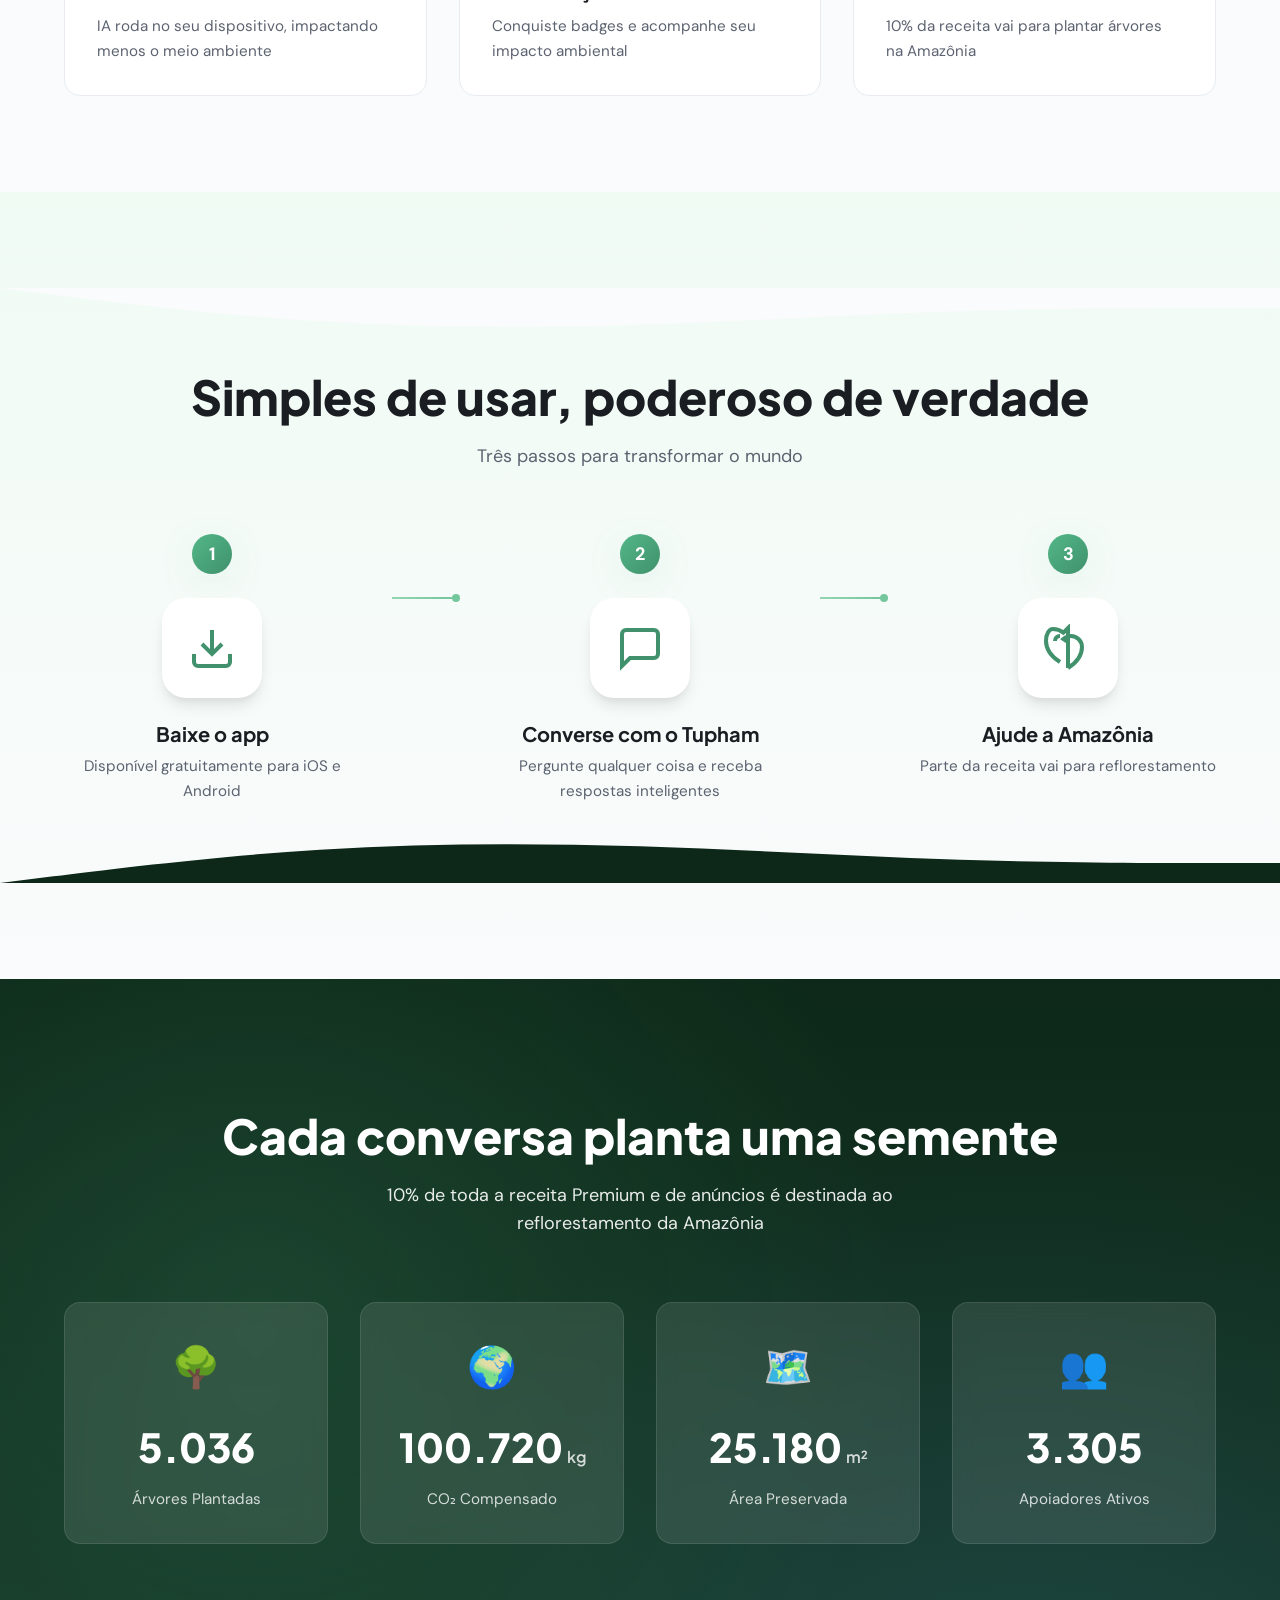
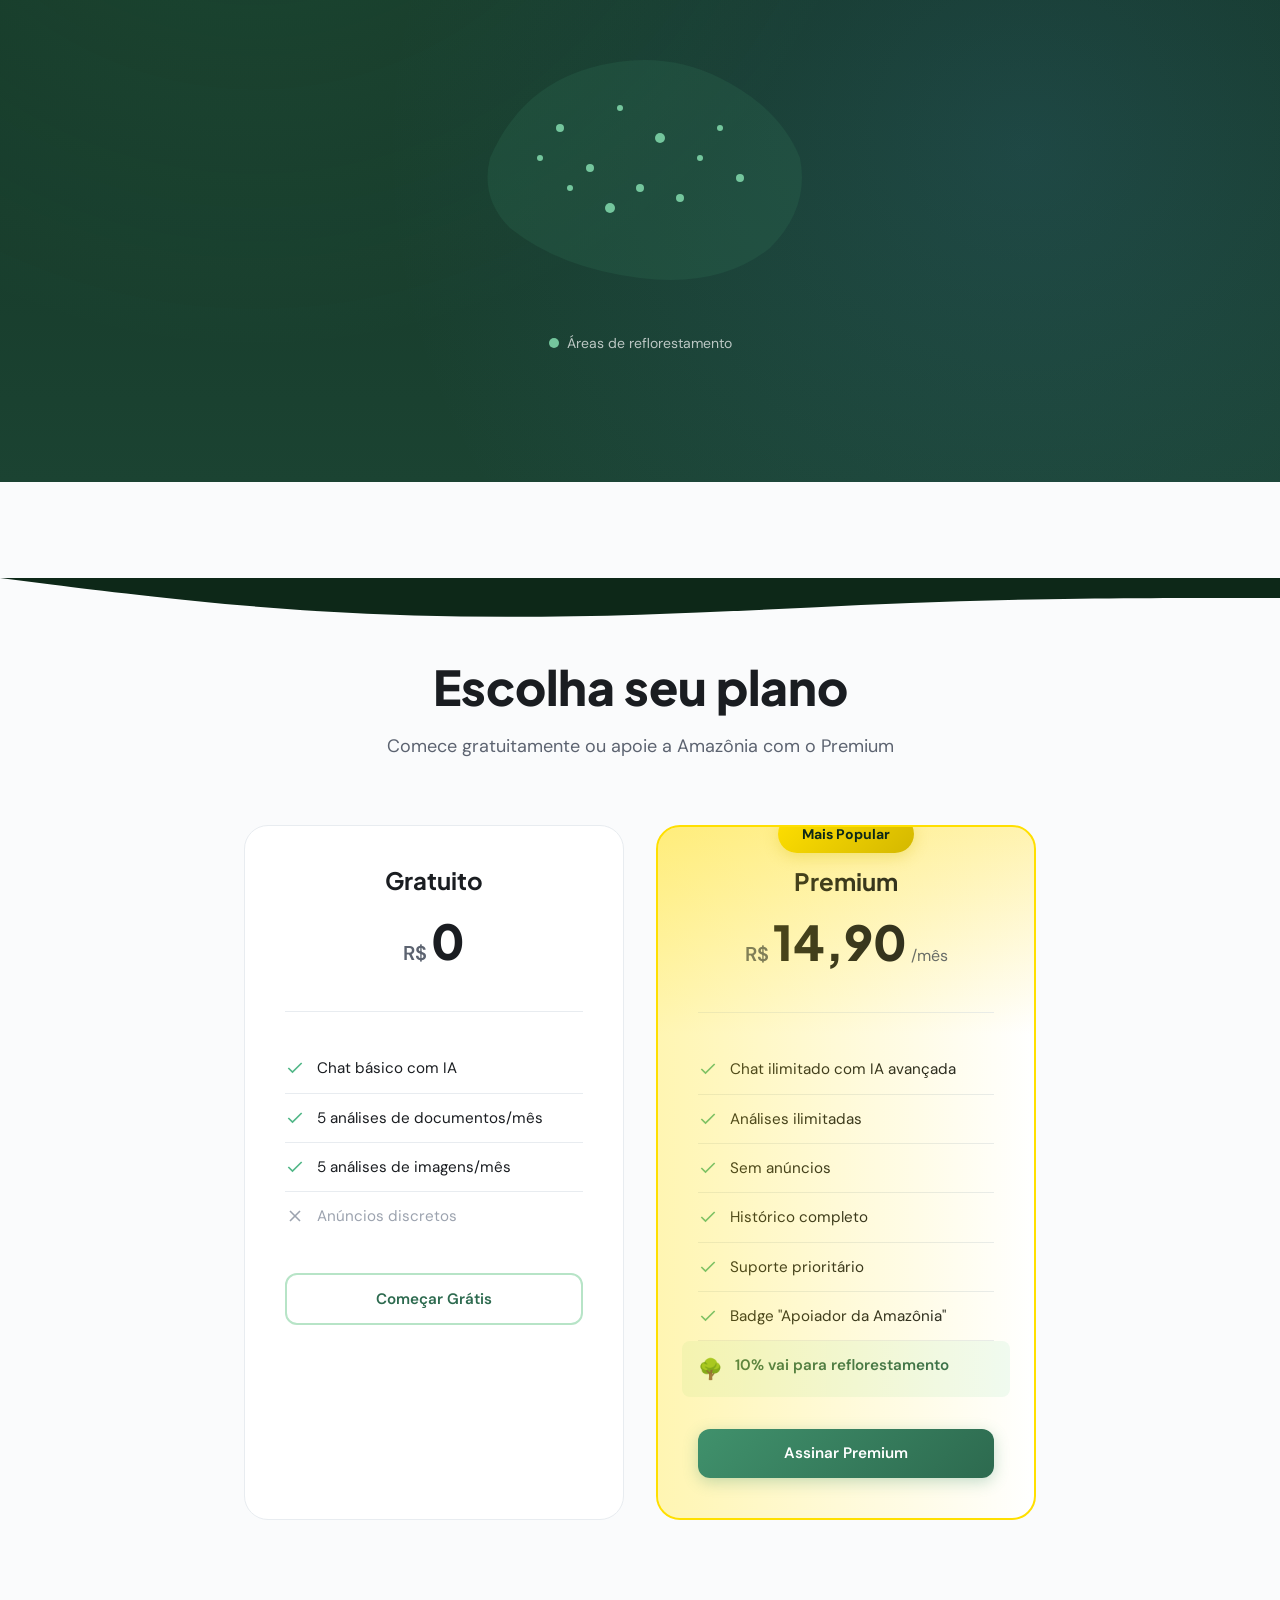
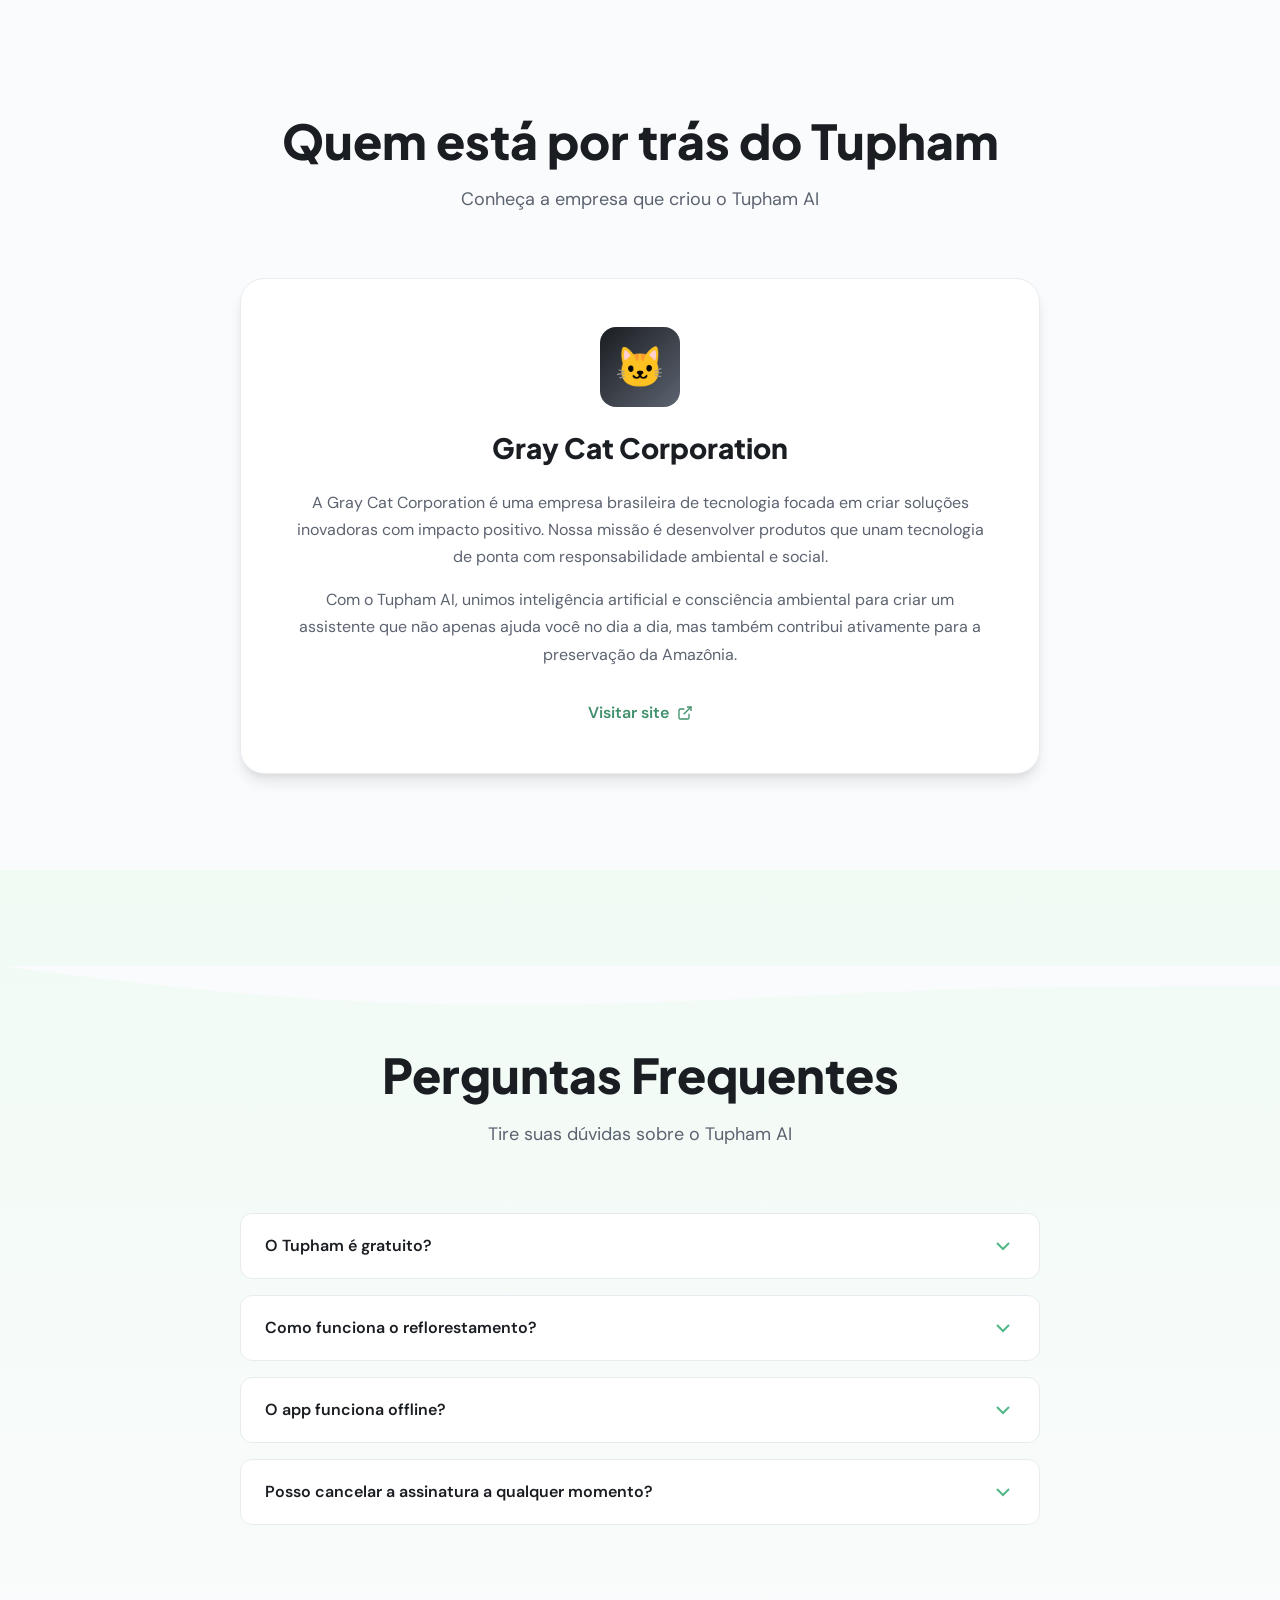
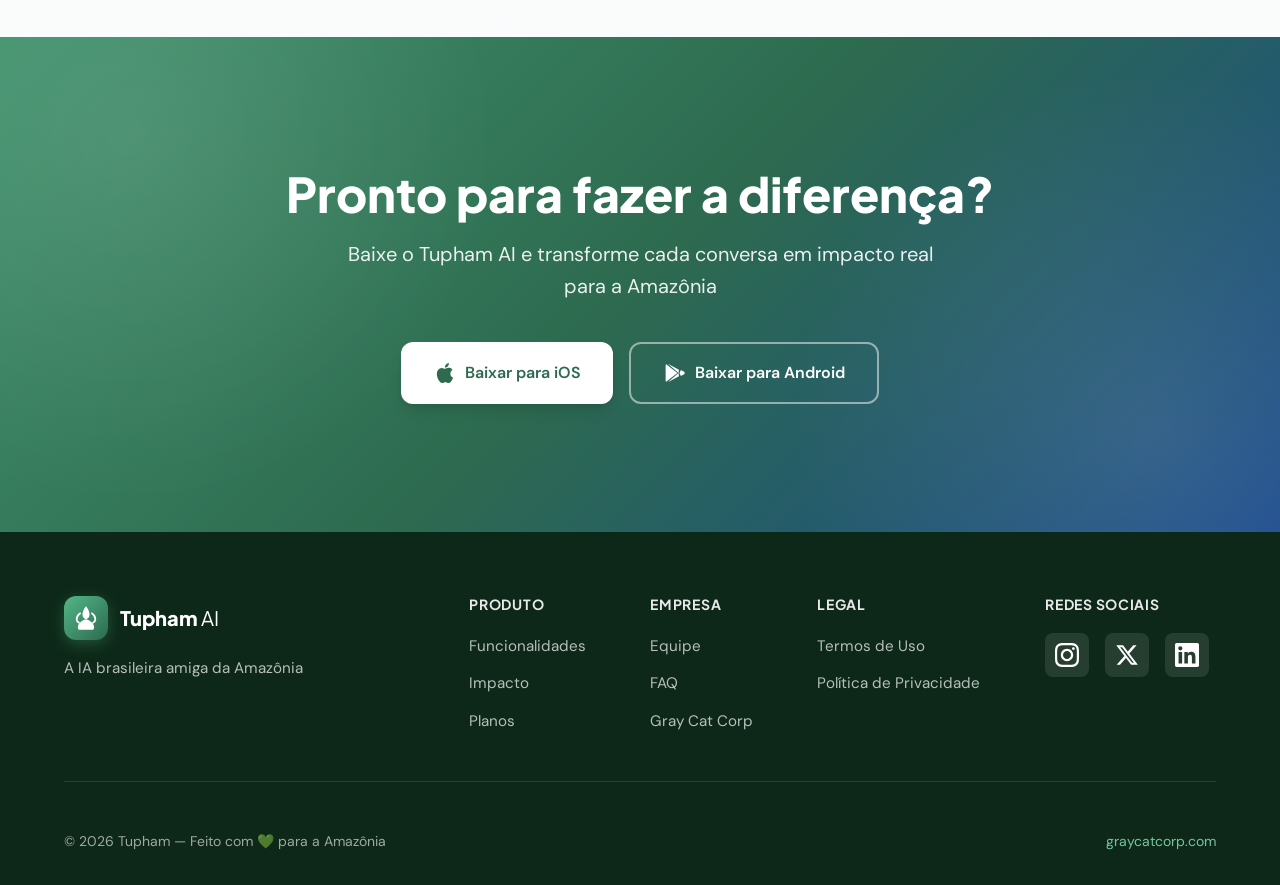
<file: tupham-standalone.html>
<!DOCTYPE html>
<html lang="pt-BR">
<head>
    <meta charset="UTF-8">
    <meta name="viewport" content="width=device-width, initial-scale=1.0">
    <meta name="description" content="Tupham AI - A IA brasileira amiga da Amazônia. Assistente inteligente pessoal que destina 10% da receita para reflorestamento.">
    <meta name="keywords" content="Tupham, IA, inteligência artificial, Amazônia, reflorestamento, assistente virtual, Brasil">
    <meta name="author" content="Gray Cat Corporation">
    <meta property="og:type" content="website">
    <meta property="og:url" content="https://tupham.ai/">
    <meta property="og:title" content="Tupham AI - A IA brasileira amiga da Amazônia">
    <meta property="og:description" content="Assistente inteligente pessoal que destina 10% da receita para reflorestamento da Amazônia.">
    <meta property="twitter:card" content="summary_large_image">
    <meta property="twitter:title" content="Tupham AI - A IA brasileira amiga da Amazônia">
    <link rel="icon" type="image/svg+xml" href="data:image/svg+xml,<svg xmlns='http://www.w3.org/2000/svg' viewBox='0 0 100 100'><text y='.9em' font-size='90'>🌿</text></svg>">
    <link rel="preconnect" href="https://fonts.googleapis.com">
    <link rel="preconnect" href="https://fonts.gstatic.com" crossorigin>
    <link href="https://fonts.googleapis.com/css2?family=Plus+Jakarta+Sans:wght@400;500;600;700;800&family=DM+Sans:wght@400;500;600;700&display=swap" rel="stylesheet">
    <title>Tupham AI - A IA brasileira amiga da Amazônia</title>
    <style>
:root{--forest-green-900:#0D2818;--forest-green-800:#1B4332;--forest-green-700:#2D6A4F;--forest-green-600:#40916C;--forest-green-500:#52B788;--forest-green-400:#74C69D;--forest-green-300:#95D5B2;--forest-green-200:#B7E4C7;--forest-green-100:#D8F3DC;--forest-green-50:#F0FBF4;--brazil-blue-900:#001A4D;--brazil-blue-800:#002776;--brazil-blue-700:#1A4A8C;--brazil-blue-600:#2E6CB5;--brazil-blue-500:#4A90D9;--brazil-blue-400:#72ACE8;--brazil-blue-300:#9AC5F0;--brazil-blue-200:#C2DEF7;--brazil-blue-100:#E5F0FC;--gold-yellow:#FFDF00;--gold-yellow-dark:#D4B800;--gold-yellow-light:#FFF3B0;--background:#FAFBFC;--surface:#FFFFFF;--text-primary:#1A1D21;--text-secondary:#5C6370;--text-tertiary:#9CA3AF;--divider:#E8ECF0;--shadow-sm:0 1px 2px rgba(0,0,0,0.05);--shadow-md:0 4px 6px -1px rgba(0,0,0,0.1),0 2px 4px -1px rgba(0,0,0,0.06);--shadow-lg:0 10px 15px -3px rgba(0,0,0,0.1),0 4px 6px -2px rgba(0,0,0,0.05);--shadow-xl:0 20px 25px -5px rgba(0,0,0,0.1),0 10px 10px -5px rgba(0,0,0,0.04);--shadow-green:0 10px 40px -10px rgba(82,183,136,0.4);--transition-fast:150ms ease;--transition-normal:300ms ease;--transition-slow:500ms ease;--radius-sm:0.375rem;--radius-md:0.5rem;--radius-lg:0.75rem;--radius-xl:1rem;--radius-2xl:1.5rem;--radius-full:9999px}
*,*::before,*::after{box-sizing:border-box;margin:0;padding:0}
html{scroll-behavior:smooth;font-size:16px}
body{font-family:'DM Sans',-apple-system,BlinkMacSystemFont,sans-serif;background-color:var(--background);color:var(--text-primary);line-height:1.6;overflow-x:hidden;-webkit-font-smoothing:antialiased}
h1,h2,h3,h4,h5,h6{font-family:'Plus Jakarta Sans',sans-serif;font-weight:700;line-height:1.2}
a{text-decoration:none;color:inherit;transition:color var(--transition-fast)}
img{max-width:100%;height:auto;display:block}
button{font-family:inherit;cursor:pointer;border:none;background:none}
ul{list-style:none}
.container{max-width:1200px;margin:0 auto;padding:0 1.5rem}
.gradient-text{background:linear-gradient(135deg,var(--forest-green-500),var(--brazil-blue-500));-webkit-background-clip:text;-webkit-text-fill-color:transparent;background-clip:text}
.light{color:white}
#particles-container{position:fixed;top:0;left:0;width:100%;height:100%;pointer-events:none;z-index:0;overflow:hidden}
.particle{position:absolute;width:10px;height:10px;background:var(--forest-green-400);border-radius:50%;opacity:0.3;animation:float 15s infinite ease-in-out}
.particle.leaf{width:15px;height:15px;background:transparent;border-radius:0}
.particle.leaf::before{content:'🍃';font-size:14px}
@keyframes float{0%,100%{transform:translateY(0) translateX(0) rotate(0deg);opacity:0.3}25%{transform:translateY(-100px) translateX(50px) rotate(90deg);opacity:0.5}50%{transform:translateY(-200px) translateX(-30px) rotate(180deg);opacity:0.3}75%{transform:translateY(-100px) translateX(20px) rotate(270deg);opacity:0.5}}
.navbar{position:fixed;top:0;left:0;right:0;z-index:1000;padding:1rem 0;transition:all var(--transition-normal)}
.navbar.scrolled{background:rgba(255,255,255,0.85);backdrop-filter:blur(20px);-webkit-backdrop-filter:blur(20px);box-shadow:var(--shadow-md);padding:0.75rem 0}
.nav-container{max-width:1200px;margin:0 auto;padding:0 1.5rem;display:flex;align-items:center;justify-content:space-between}
.logo{display:flex;align-items:center;gap:0.75rem;z-index:1001}
.logo-icon{width:44px;height:44px;background:linear-gradient(135deg,var(--forest-green-500),var(--forest-green-700));border-radius:var(--radius-lg);display:flex;align-items:center;justify-content:center;box-shadow:0 4px 15px rgba(82,183,136,0.3);transition:transform var(--transition-fast),box-shadow var(--transition-fast)}
.logo:hover .logo-icon{transform:scale(1.05);box-shadow:0 6px 20px rgba(82,183,136,0.4)}
.logo-text{font-family:'Plus Jakarta Sans',sans-serif;font-size:1.25rem;color:var(--text-primary)}
.logo-text strong{font-weight:800}
.nav-links{display:flex;align-items:center;gap:2rem}
.nav-links a{font-size:0.95rem;font-weight:500;color:var(--text-secondary);transition:color var(--transition-fast);position:relative}
.nav-links a::after{content:'';position:absolute;bottom:-4px;left:0;width:0;height:2px;background:linear-gradient(90deg,var(--forest-green-500),var(--forest-green-600));border-radius:var(--radius-full);transition:width var(--transition-normal)}
.nav-links a:hover{color:var(--forest-green-600)}
.nav-links a:hover::after{width:100%}
.nav-actions{display:flex;align-items:center;gap:1rem}
.lang-toggle{display:flex;align-items:center;gap:0.5rem;padding:0.5rem 0.75rem;border-radius:var(--radius-full);background:var(--forest-green-50);border:1px solid var(--forest-green-100);font-size:0.875rem;font-weight:500;color:var(--forest-green-700);transition:all var(--transition-fast)}
.lang-toggle:hover{background:var(--forest-green-100);border-color:var(--forest-green-200)}
.lang-flag{font-size:1.1rem}
.nav-cta{padding:0.625rem 1.25rem}
.hamburger{display:none;flex-direction:column;gap:5px;padding:0.5rem;z-index:1001}
.hamburger span{width:24px;height:2px;background:var(--text-primary);border-radius:var(--radius-full);transition:all var(--transition-normal)}
.hamburger.active span:nth-child(1){transform:rotate(45deg) translate(5px,5px)}
.hamburger.active span:nth-child(2){opacity:0}
.hamburger.active span:nth-child(3){transform:rotate(-45deg) translate(5px,-5px)}
.mobile-menu{display:none;position:absolute;top:100%;left:0;right:0;background:var(--surface);padding:1.5rem;box-shadow:var(--shadow-lg);flex-direction:column;gap:1rem;opacity:0;visibility:hidden;transform:translateY(-10px);transition:all var(--transition-normal)}
.mobile-menu.active{opacity:1;visibility:visible;transform:translateY(0)}
.mobile-menu a{padding:0.75rem 1rem;font-size:1rem;font-weight:500;color:var(--text-secondary);border-radius:var(--radius-md);transition:all var(--transition-fast)}
.mobile-menu a:hover{background:var(--forest-green-50);color:var(--forest-green-600)}
.btn{display:inline-flex;align-items:center;justify-content:center;gap:0.5rem;padding:0.75rem 1.5rem;font-size:0.95rem;font-weight:600;border-radius:var(--radius-lg);transition:all var(--transition-fast);position:relative;overflow:hidden}
.btn::before{content:'';position:absolute;top:0;left:-100%;width:100%;height:100%;background:linear-gradient(90deg,transparent,rgba(255,255,255,0.2),transparent);transition:left var(--transition-slow)}
.btn:hover::before{left:100%}
.btn-primary{background:linear-gradient(135deg,var(--forest-green-600),var(--forest-green-700));color:white;box-shadow:0 4px 15px rgba(64,145,108,0.3)}
.btn-primary:hover{background:linear-gradient(135deg,var(--forest-green-500),var(--forest-green-600));transform:translateY(-2px);box-shadow:0 6px 20px rgba(64,145,108,0.4)}
.btn-secondary{background:var(--surface);color:var(--forest-green-700);border:2px solid var(--forest-green-200)}
.btn-secondary:hover{background:var(--forest-green-50);border-color:var(--forest-green-400);transform:translateY(-2px)}
.btn-white{background:white;color:var(--forest-green-700);box-shadow:var(--shadow-lg)}
.btn-white:hover{transform:translateY(-2px);box-shadow:var(--shadow-xl)}
.btn-outline-white{background:transparent;color:white;border:2px solid rgba(255,255,255,0.5)}
.btn-outline-white:hover{background:rgba(255,255,255,0.1);border-color:white;transform:translateY(-2px)}
.btn-lg{padding:1rem 2rem;font-size:1rem}
.btn-block{width:100%}
.hero{min-height:100vh;display:flex;align-items:center;position:relative;padding:8rem 0 4rem;background:linear-gradient(180deg,var(--forest-green-50) 0%,var(--background) 100%);overflow:hidden}
.hero-blobs{position:absolute;top:0;left:0;right:0;bottom:0;overflow:hidden;z-index:0}
.blob{position:absolute;border-radius:50%;filter:blur(80px);opacity:0.5;animation:blobMove 20s infinite ease-in-out}
.blob-1{width:600px;height:600px;background:linear-gradient(135deg,var(--forest-green-300),var(--forest-green-400));top:-200px;right:-100px}
.blob-2{width:400px;height:400px;background:linear-gradient(135deg,var(--brazil-blue-300),var(--brazil-blue-400));bottom:-100px;left:-100px;animation-delay:-5s}
.blob-3{width:300px;height:300px;background:linear-gradient(135deg,var(--forest-green-200),var(--brazil-blue-200));top:50%;left:50%;transform:translate(-50%,-50%);animation-delay:-10s}
@keyframes blobMove{0%,100%{transform:translate(0,0) scale(1)}25%{transform:translate(30px,-30px) scale(1.05)}50%{transform:translate(-20px,20px) scale(0.95)}75%{transform:translate(20px,10px) scale(1.02)}}
.hero-content{display:grid;grid-template-columns:1fr 1fr;gap:4rem;align-items:center;position:relative;z-index:1}
.hero-text{max-width:600px}
.hero-title{font-size:clamp(2.5rem,5vw,4rem);font-weight:800;line-height:1.1;margin-bottom:1.5rem}
.hero-title span{display:block}
.hero-subtitle{font-size:1.25rem;color:var(--text-secondary);margin-bottom:2rem;max-width:500px}
.hero-buttons{display:flex;flex-wrap:wrap;gap:1rem;margin-bottom:2rem}
.tree-counter{display:inline-flex;align-items:center;gap:0.5rem;padding:0.75rem 1.25rem;background:var(--surface);border-radius:var(--radius-full);box-shadow:var(--shadow-md);font-size:0.95rem}
.tree-icon{font-size:1.5rem;animation:pulse 2s infinite}
@keyframes pulse{0%,100%{transform:scale(1)}50%{transform:scale(1.1)}}
.tree-count{font-weight:700;color:var(--forest-green-600);font-size:1.1rem}
.tree-text{color:var(--text-secondary)}
.hero-mockup{display:flex;justify-content:center;perspective:1000px}
.phone-mockup{width:280px;background:linear-gradient(145deg,#1a1a1a,#2d2d2d);border-radius:36px;padding:12px;box-shadow:0 50px 100px -20px rgba(0,0,0,0.25),0 30px 60px -30px rgba(0,0,0,0.3),inset 0 1px 0 rgba(255,255,255,0.1);transform:rotateY(-5deg) rotateX(5deg);transition:transform var(--transition-slow);animation:phoneFloat 6s ease-in-out infinite}
.phone-mockup:hover{transform:rotateY(0) rotateX(0)}
@keyframes phoneFloat{0%,100%{transform:rotateY(-5deg) rotateX(5deg) translateY(0)}50%{transform:rotateY(-5deg) rotateX(5deg) translateY(-10px)}}
.phone-notch{width:120px;height:28px;background:#1a1a1a;border-radius:0 0 20px 20px;margin:0 auto;position:relative;z-index:10}
.phone-screen{background:var(--surface);border-radius:28px;overflow:hidden;height:520px;display:flex;flex-direction:column}
.chat-header{display:flex;align-items:center;gap:0.75rem;padding:1rem;background:linear-gradient(135deg,var(--forest-green-600),var(--forest-green-700));color:white}
.chat-avatar{width:40px;height:40px;background:rgba(255,255,255,0.2);border-radius:50%;display:flex;align-items:center;justify-content:center;font-size:1.25rem}
.chat-info{display:flex;flex-direction:column}
.chat-name{font-weight:600;font-size:0.95rem}
.chat-status{font-size:0.75rem;opacity:0.8}
.chat-messages{flex:1;padding:1rem;display:flex;flex-direction:column;gap:0.75rem;background:var(--forest-green-50)}
.message{max-width:85%;padding:0.75rem 1rem;border-radius:16px;font-size:0.875rem;line-height:1.4;animation:messageIn 0.5s ease-out}
@keyframes messageIn{from{opacity:0;transform:translateY(10px)}to{opacity:1;transform:translateY(0)}}
.message-received{background:var(--surface);border-bottom-left-radius:4px;align-self:flex-start;box-shadow:var(--shadow-sm)}
.message-sent{background:linear-gradient(135deg,var(--forest-green-500),var(--forest-green-600));color:white;border-bottom-right-radius:4px;align-self:flex-end}
.message-typing{display:flex;gap:4px;padding:0.75rem 1rem;background:var(--surface);border-radius:16px;border-bottom-left-radius:4px;align-self:flex-start;box-shadow:var(--shadow-sm)}
.message-typing span{width:8px;height:8px;background:var(--forest-green-400);border-radius:50%;animation:typing 1.4s infinite}
.message-typing span:nth-child(2){animation-delay:0.2s}
.message-typing span:nth-child(3){animation-delay:0.4s}
@keyframes typing{0%,60%,100%{transform:translateY(0);opacity:0.4}30%{transform:translateY(-8px);opacity:1}}
.chat-input{display:flex;align-items:center;gap:0.5rem;padding:0.75rem;background:var(--surface);border-top:1px solid var(--divider)}
.chat-input input{flex:1;padding:0.625rem 1rem;border:1px solid var(--divider);border-radius:var(--radius-full);font-size:0.875rem;outline:none;transition:border-color var(--transition-fast)}
.chat-input input:focus{border-color:var(--forest-green-400)}
.send-btn{width:36px;height:36px;background:linear-gradient(135deg,var(--forest-green-500),var(--forest-green-600));border-radius:50%;display:flex;align-items:center;justify-content:center;color:white;transition:transform var(--transition-fast)}
.send-btn:hover{transform:scale(1.1)}
.hero-wave{position:absolute;bottom:0;left:0;right:0;line-height:0}
.hero-wave svg{width:100%;height:80px}
section{position:relative}
.section-header{text-align:center;margin-bottom:4rem}
.section-title{font-size:clamp(2rem,4vw,3rem);font-weight:800;margin-bottom:1rem;color:var(--text-primary)}
.section-subtitle{font-size:1.125rem;color:var(--text-secondary);max-width:600px;margin:0 auto}
.section-wave-top,.section-wave-bottom{line-height:0}
.section-wave-top svg,.section-wave-bottom svg{width:100%;height:80px}
.features{padding:6rem 0;background:var(--background)}
.features-grid{display:grid;grid-template-columns:repeat(auto-fit,minmax(300px,1fr));gap:2rem}
.feature-card{background:var(--surface);border-radius:var(--radius-xl);padding:2rem;transition:all var(--transition-normal);border:1px solid var(--divider);position:relative;overflow:hidden}
.feature-card::before{content:'';position:absolute;top:0;left:0;right:0;height:4px;background:linear-gradient(90deg,var(--forest-green-500),var(--brazil-blue-500));transform:scaleX(0);transform-origin:left;transition:transform var(--transition-normal)}
.feature-card:hover{transform:translateY(-8px);box-shadow:var(--shadow-xl),0 0 40px rgba(82,183,136,0.1);border-color:var(--forest-green-200)}
.feature-card:hover::before{transform:scaleX(1)}
.feature-icon{width:64px;height:64px;background:linear-gradient(135deg,var(--forest-green-100),var(--forest-green-50));border-radius:var(--radius-lg);display:flex;align-items:center;justify-content:center;margin-bottom:1.5rem;font-size:2rem;transition:transform var(--transition-fast)}
.feature-card:hover .feature-icon{transform:scale(1.1) rotate(5deg)}
.feature-card h3{font-size:1.25rem;font-weight:700;margin-bottom:0.75rem;color:var(--text-primary)}
.feature-card p{color:var(--text-secondary);font-size:0.95rem;line-height:1.6}
.how-it-works{padding:6rem 0;background:linear-gradient(180deg,var(--forest-green-50) 0%,var(--background) 100%)}
.steps{display:flex;justify-content:center;align-items:flex-start;gap:2rem;flex-wrap:wrap}
.step{flex:1;min-width:250px;max-width:300px;text-align:center;position:relative}
.step-number{width:40px;height:40px;background:linear-gradient(135deg,var(--forest-green-500),var(--forest-green-600));color:white;border-radius:50%;display:flex;align-items:center;justify-content:center;font-weight:700;font-size:1.125rem;margin:0 auto 1.5rem;box-shadow:var(--shadow-green)}
.step-icon{width:100px;height:100px;background:var(--surface);border-radius:var(--radius-2xl);display:flex;align-items:center;justify-content:center;margin:0 auto 1.5rem;color:var(--forest-green-600);box-shadow:var(--shadow-lg);transition:all var(--transition-normal)}
.step:hover .step-icon{transform:translateY(-5px);box-shadow:var(--shadow-xl),var(--shadow-green)}
.step h3{font-size:1.25rem;font-weight:700;margin-bottom:0.5rem;color:var(--text-primary)}
.step p{color:var(--text-secondary);font-size:0.95rem}
.step-connector{display:flex;align-items:center;padding-top:60px}
.connector-line{width:60px;height:2px;background:linear-gradient(90deg,var(--forest-green-300),var(--forest-green-400));position:relative}
.connector-dot{width:8px;height:8px;background:var(--forest-green-400);border-radius:50%;animation:pulse 2s infinite}
.impact{padding:8rem 0;background:linear-gradient(180deg,var(--forest-green-900),var(--forest-green-800));position:relative;overflow:hidden}
.impact-bg{position:absolute;top:0;left:0;right:0;bottom:0;overflow:hidden}
.impact-particles{position:absolute;width:100%;height:100%;background-image:radial-gradient(circle at 20% 30%,rgba(82,183,136,0.15) 0%,transparent 50%),radial-gradient(circle at 80% 70%,rgba(74,144,217,0.15) 0%,transparent 50%)}
.impact .section-title,.impact .section-subtitle{color:white}
.impact .section-subtitle{opacity:0.9}
.impact-stats{display:grid;grid-template-columns:repeat(auto-fit,minmax(200px,1fr));gap:2rem;margin-bottom:4rem;position:relative;z-index:1}
.stat-card{background:rgba(255,255,255,0.1);backdrop-filter:blur(10px);-webkit-backdrop-filter:blur(10px);border-radius:var(--radius-xl);padding:2rem;text-align:center;border:1px solid rgba(255,255,255,0.1);transition:all var(--transition-normal)}
.stat-card:hover{background:rgba(255,255,255,0.15);transform:translateY(-5px)}
.stat-icon{font-size:2.5rem;margin-bottom:1rem}
.stat-value{font-family:'Plus Jakarta Sans',sans-serif;font-size:2.5rem;font-weight:800;color:white;display:flex;align-items:baseline;justify-content:center;gap:0.25rem}
.stat-unit{font-size:1rem;font-weight:600;opacity:0.8}
.stat-label{color:rgba(255,255,255,0.8);font-size:0.95rem;margin-top:0.5rem}
.amazon-map{position:relative;z-index:1}
.map-container{max-width:500px;margin:0 auto;text-align:center}
.amazon-svg{width:100%;max-width:400px;margin:0 auto}
.amazon-outline{animation:outlinePulse 4s infinite}
@keyframes outlinePulse{0%,100%{opacity:0.3}50%{opacity:0.5}}
.tree-dot{fill:var(--forest-green-400);animation:dotGlow 2s infinite}
.tree-dot:nth-child(odd){animation-delay:0.5s}
.tree-dot:nth-child(3n){animation-delay:1s}
@keyframes dotGlow{0%,100%{opacity:0.5;filter:drop-shadow(0 0 3px var(--forest-green-400))}50%{opacity:1;filter:drop-shadow(0 0 10px var(--forest-green-400))}}
.map-legend{display:flex;align-items:center;justify-content:center;gap:0.5rem;margin-top:1rem;color:rgba(255,255,255,0.7);font-size:0.875rem}
.legend-dot{width:10px;height:10px;background:var(--forest-green-400);border-radius:50%;animation:dotGlow 2s infinite}
.pricing{padding:6rem 0;background:var(--background)}
.section-wave-top.dark svg path{fill:var(--forest-green-900)}
.pricing-cards{display:flex;justify-content:center;gap:2rem;flex-wrap:wrap}
.pricing-card{background:var(--surface);border-radius:var(--radius-2xl);padding:2.5rem;width:100%;max-width:380px;border:1px solid var(--divider);transition:all var(--transition-normal);position:relative}
.pricing-card:hover{transform:translateY(-8px);box-shadow:var(--shadow-xl)}
.pricing-card.premium{border:2px solid var(--gold-yellow);background:linear-gradient(180deg,var(--gold-yellow-light) 0%,var(--surface) 30%);position:relative;overflow:hidden}
.pricing-card.premium::before{content:'';position:absolute;top:0;left:-100%;width:200%;height:100%;background:linear-gradient(90deg,transparent,rgba(255,223,0,0.3),transparent);animation:shimmer 3s infinite}
@keyframes shimmer{0%{left:-100%}100%{left:100%}}
.popular-badge{position:absolute;top:-12px;left:50%;transform:translateX(-50%);background:linear-gradient(135deg,var(--gold-yellow),var(--gold-yellow-dark));color:var(--forest-green-900);padding:0.5rem 1.5rem;border-radius:var(--radius-full);font-size:0.875rem;font-weight:700;box-shadow:0 4px 15px rgba(212,184,0,0.3)}
.pricing-header{text-align:center;margin-bottom:2rem;padding-bottom:2rem;border-bottom:1px solid var(--divider)}
.plan-name{font-size:1.5rem;font-weight:700;margin-bottom:0.5rem;color:var(--text-primary)}
.plan-price{display:flex;align-items:baseline;justify-content:center;gap:0.25rem}
.plan-price .currency{font-size:1.25rem;font-weight:600;color:var(--text-secondary)}
.plan-price .amount{font-family:'Plus Jakarta Sans',sans-serif;font-size:3rem;font-weight:800;color:var(--text-primary)}
.plan-price .period{font-size:1rem;color:var(--text-secondary)}
.plan-features{margin-bottom:2rem}
.plan-features li{display:flex;align-items:flex-start;gap:0.75rem;padding:0.75rem 0;border-bottom:1px solid var(--divider);font-size:0.95rem;color:var(--text-primary)}
.plan-features li:last-child{border-bottom:none}
.plan-features li svg{flex-shrink:0;color:var(--forest-green-500);margin-top:2px}
.plan-features li.muted{color:var(--text-tertiary)}
.plan-features li.muted svg{color:var(--text-tertiary)}
.plan-features li.highlight{background:var(--forest-green-50);margin:0 -1rem;padding:0.75rem 1rem;border-radius:var(--radius-md);border:none;color:var(--forest-green-700);font-weight:600}
.tree-emoji{font-size:1.25rem}
.team{padding:6rem 0;background:var(--background)}
.team-content{max-width:800px;margin:0 auto}
.company-card{background:var(--surface);border-radius:var(--radius-2xl);padding:3rem;text-align:center;border:1px solid var(--divider);box-shadow:var(--shadow-lg)}
.company-logo{width:80px;height:80px;background:linear-gradient(135deg,var(--text-primary),var(--text-secondary));border-radius:var(--radius-xl);display:flex;align-items:center;justify-content:center;margin:0 auto 1.5rem;font-size:2.5rem}
.company-card h3{font-size:1.75rem;font-weight:800;margin-bottom:1.5rem;color:var(--text-primary)}
.company-card p{color:var(--text-secondary);font-size:1rem;line-height:1.7;margin-bottom:1rem}
.company-link{display:inline-flex;align-items:center;gap:0.5rem;color:var(--forest-green-600);font-weight:600;margin-top:1rem;transition:all var(--transition-fast)}
.company-link:hover{color:var(--forest-green-700);gap:0.75rem}
.faq{padding:6rem 0;background:linear-gradient(180deg,var(--forest-green-50) 0%,var(--background) 100%)}
.faq-list{max-width:800px;margin:0 auto}
.faq-item{background:var(--surface);border-radius:var(--radius-lg);margin-bottom:1rem;border:1px solid var(--divider);overflow:hidden;transition:all var(--transition-normal)}
.faq-item:hover{border-color:var(--forest-green-200)}
.faq-question{width:100%;display:flex;align-items:center;justify-content:space-between;padding:1.25rem 1.5rem;font-size:1rem;font-weight:600;color:var(--text-primary);text-align:left;transition:all var(--transition-fast)}
.faq-question:hover{background:var(--forest-green-50)}
.faq-icon{flex-shrink:0;color:var(--forest-green-500);transition:transform var(--transition-normal)}
.faq-item.active .faq-icon{transform:rotate(180deg)}
.faq-answer{max-height:0;overflow:hidden;transition:max-height var(--transition-normal),padding var(--transition-normal)}
.faq-item.active .faq-answer{max-height:300px}
.faq-answer p{padding:0 1.5rem 1.5rem;color:var(--text-secondary);line-height:1.7}
.cta{padding:8rem 0;background:linear-gradient(135deg,var(--forest-green-600),var(--forest-green-700),var(--brazil-blue-700));position:relative;overflow:hidden}
.cta-particles{position:absolute;top:0;left:0;right:0;bottom:0;background-image:radial-gradient(circle at 10% 20%,rgba(255,255,255,0.1) 0%,transparent 30%),radial-gradient(circle at 90% 80%,rgba(255,255,255,0.1) 0%,transparent 30%)}
.cta-content{text-align:center;position:relative;z-index:1}
.cta-title{font-size:clamp(2rem,4vw,3rem);font-weight:800;color:white;margin-bottom:1rem}
.cta-subtitle{font-size:1.25rem;color:rgba(255,255,255,0.9);max-width:600px;margin:0 auto 2.5rem}
.cta-buttons{display:flex;justify-content:center;gap:1rem;flex-wrap:wrap}
.footer{background:var(--forest-green-900);color:white;padding:4rem 0 2rem}
.footer-content{display:grid;grid-template-columns:2fr 3fr 1fr;gap:4rem;margin-bottom:3rem;padding-bottom:3rem;border-bottom:1px solid rgba(255,255,255,0.1)}
.footer-brand .logo{margin-bottom:1rem}
.footer-brand .logo-text{color:white}
.footer-tagline{color:rgba(255,255,255,0.7);font-size:0.95rem}
.footer-links{display:flex;gap:4rem}
.footer-col h4{font-size:0.875rem;font-weight:700;text-transform:uppercase;letter-spacing:0.05em;margin-bottom:1.25rem;color:rgba(255,255,255,0.9)}
.footer-col ul{display:flex;flex-direction:column;gap:0.75rem}
.footer-col a{color:rgba(255,255,255,0.7);font-size:0.95rem;transition:color var(--transition-fast)}
.footer-col a:hover{color:var(--forest-green-300)}
.footer-social h4{font-size:0.875rem;font-weight:700;text-transform:uppercase;letter-spacing:0.05em;margin-bottom:1.25rem;color:rgba(255,255,255,0.9)}
.social-links{display:flex;gap:1rem}
.social-link{width:44px;height:44px;background:rgba(255,255,255,0.1);border-radius:var(--radius-md);display:flex;align-items:center;justify-content:center;color:white;transition:all var(--transition-fast)}
.social-link:hover{background:var(--forest-green-600);transform:translateY(-3px)}
.footer-bottom{display:flex;justify-content:space-between;align-items:center;font-size:0.875rem;color:rgba(255,255,255,0.6)}
.footer-company{color:var(--forest-green-400);transition:color var(--transition-fast)}
.footer-company:hover{color:var(--forest-green-300)}
.animate-on-scroll{opacity:0;transform:translateY(30px);transition:opacity 0.6s ease,transform 0.6s ease}
.animate-on-scroll.visible{opacity:1;transform:translateY(0)}
.feature-card.animate-on-scroll,.stat-card.animate-on-scroll,.faq-item.animate-on-scroll{transition-delay:calc(var(--delay,0) * 0.1s)}
.step.animate-on-scroll{transition-delay:calc(var(--delay,0) * 0.2s)}
@media (max-width:1024px){.hero-content{grid-template-columns:1fr;text-align:center}.hero-text{max-width:100%}.hero-subtitle{margin-left:auto;margin-right:auto}.hero-buttons{justify-content:center}.tree-counter{justify-content:center}.footer-content{grid-template-columns:1fr;gap:2rem;text-align:center}.footer-links{justify-content:center}.social-links{justify-content:center}.footer-bottom{flex-direction:column;gap:1rem}}
@media (max-width:768px){.nav-links{display:none}.hamburger{display:flex}.mobile-menu{display:flex}.nav-cta{display:none}.hero{padding:6rem 0 4rem}.hero-title{font-size:2rem}.hero-mockup{display:none}.phone-mockup{width:240px}.phone-screen{height:440px}.features-grid{grid-template-columns:1fr}.steps{flex-direction:column;align-items:center}.step-connector{display:none}.impact-stats{grid-template-columns:repeat(2,1fr)}.stat-value{font-size:2rem}.pricing-cards{flex-direction:column;align-items:center}.footer-links{flex-direction:column;gap:2rem}.cta-buttons{flex-direction:column;align-items:center}.cta-buttons .btn{width:100%;max-width:300px}}
@media (max-width:480px){.container{padding:0 1rem}.section-title{font-size:1.75rem}.hero-buttons{flex-direction:column}.hero-buttons .btn{width:100%}.tree-counter{flex-direction:column;text-align:center}.impact-stats{grid-template-columns:1fr}.company-card{padding:2rem 1.5rem}.pricing-card{padding:2rem 1.5rem}}
@media (prefers-reduced-motion:reduce){*,*::before,*::after{animation-duration:0.01ms !important;animation-iteration-count:1 !important;transition-duration:0.01ms !important}html{scroll-behavior:auto}.animate-on-scroll{opacity:1;transform:none}}
a:focus-visible,button:focus-visible{outline:2px solid var(--forest-green-500);outline-offset:2px}
    </style>
</head>
<body>
    <div id="particles-container" aria-hidden="true"></div>
    <nav class="navbar" id="navbar" role="navigation" aria-label="Menu principal">
        <div class="nav-container">
            <a href="#" class="logo" aria-label="Tupham AI - Página inicial">
                <div class="logo-icon">
                    <svg width="28" height="28" viewBox="0 0 24 24" fill="none" xmlns="http://www.w3.org/2000/svg">
                        <path d="M12 2C13.5 4 15 6.5 15 9C15 11 14 12.5 12 13C10 12.5 9 11 9 9C9 6.5 10.5 4 12 2Z" fill="white"/>
                        <path d="M12 13V22M12 13C8 14 5 17 5 20C5 21 5.5 22 6 22H18C18.5 22 19 21 19 20C19 17 16 14 12 13Z" fill="white"/>
                        <path d="M7 8C5.5 9 4 11 4 13C4 14.5 5 15.5 6 16" stroke="white" stroke-width="1.5" stroke-linecap="round"/>
                        <path d="M17 8C18.5 9 20 11 20 13C20 14.5 19 15.5 18 16" stroke="white" stroke-width="1.5" stroke-linecap="round"/>
                    </svg>
                </div>
                <span class="logo-text"><strong>Tupham</strong> AI</span>
            </a>
            <div class="nav-links" id="nav-links">
                <a href="#funcionalidades" data-i18n="nav.features">Funcionalidades</a>
                <a href="#impacto" data-i18n="nav.impact">Impacto</a>
                <a href="#planos" data-i18n="nav.plans">Planos</a>
                <a href="#equipe" data-i18n="nav.team">Equipe</a>
                <a href="#faq" data-i18n="nav.faq">FAQ</a>
            </div>
            <div class="nav-actions">
                <button class="lang-toggle" id="lang-toggle" aria-label="Alternar idioma">
                    <span class="lang-flag">🇧🇷</span>
                    <span class="lang-code">PT</span>
                </button>
                <a href="#download" class="btn btn-primary nav-cta" data-i18n="nav.download">Baixar App</a>
                <button class="hamburger" id="hamburger" aria-label="Abrir menu" aria-expanded="false">
                    <span></span><span></span><span></span>
                </button>
            </div>
        </div>
        <div class="mobile-menu" id="mobile-menu" aria-hidden="true">
            <a href="#funcionalidades" data-i18n="nav.features">Funcionalidades</a>
            <a href="#impacto" data-i18n="nav.impact">Impacto</a>
            <a href="#planos" data-i18n="nav.plans">Planos</a>
            <a href="#equipe" data-i18n="nav.team">Equipe</a>
            <a href="#faq" data-i18n="nav.faq">FAQ</a>
            <a href="#download" class="btn btn-primary" data-i18n="nav.download">Baixar App</a>
        </div>
    </nav>
    <section class="hero" id="hero">
        <div class="hero-blobs" aria-hidden="true">
            <div class="blob blob-1"></div>
            <div class="blob blob-2"></div>
            <div class="blob blob-3"></div>
        </div>
        <div class="container hero-content">
            <div class="hero-text">
                <h1 class="hero-title animate-on-scroll">
                    <span data-i18n="hero.title1">Inteligência que transforma.</span>
                    <span class="gradient-text" data-i18n="hero.title2">Tecnologia que refloresta.</span>
                </h1>
                <p class="hero-subtitle animate-on-scroll" data-i18n="hero.subtitle">O Tupham AI é seu assistente inteligente pessoal. Cada conversa que você tem ajuda a reflorestar a Amazônia.</p>
                <div class="hero-buttons animate-on-scroll">
                    <a href="#download" class="btn btn-primary btn-lg">
                        <svg width="20" height="20" viewBox="0 0 24 24" fill="currentColor"><path d="M18.71 19.5C17.88 20.74 17 21.95 15.66 21.97C14.32 22 13.89 21.18 12.37 21.18C10.84 21.18 10.37 21.95 9.09997 22C7.78997 22.05 6.79997 20.68 5.95997 19.47C4.24997 17 2.93997 12.45 4.69997 9.39C5.56997 7.87 7.12997 6.91 8.81997 6.88C10.1 6.86 11.32 7.75 12.11 7.75C12.89 7.75 14.37 6.68 15.92 6.84C16.57 6.87 18.39 7.1 19.56 8.82C19.47 8.88 17.39 10.1 17.41 12.63C17.44 15.65 20.06 16.66 20.09 16.67C20.06 16.74 19.67 18.11 18.71 19.5ZM13 3.5C13.73 2.67 14.94 2.04 15.94 2C16.07 3.17 15.6 4.35 14.9 5.19C14.21 6.04 13.07 6.7 11.95 6.61C11.8 5.46 12.36 4.26 13 3.5Z"/></svg>
                        <span data-i18n="hero.downloadIOS">Baixar para iOS</span>
                    </a>
                    <a href="#download" class="btn btn-secondary btn-lg">
                        <svg width="20" height="20" viewBox="0 0 24 24" fill="currentColor"><path d="M3.18 20.83L14.41 12L3.18 3.17C2.84 3.46 2.63 3.9 2.63 4.39V19.61C2.63 20.1 2.84 20.54 3.18 20.83ZM15.54 12L4.77 21.32L15.95 15.22L15.54 12ZM15.54 12L15.95 8.78L4.77 2.68L15.54 12ZM21.15 10.77L17.89 8.91L16.5 12L17.89 15.09L21.15 13.23C21.87 12.83 21.87 11.17 21.15 10.77Z"/></svg>
                        <span data-i18n="hero.downloadAndroid">Baixar para Android</span>
                    </a>
                </div>
                <div class="tree-counter animate-on-scroll">
                    <span class="tree-icon">🌳</span>
                    <span class="tree-count">+<span id="hero-tree-count">0</span></span>
                    <span class="tree-text" data-i18n="hero.treesPlanted">árvores plantadas pela comunidade Tupham</span>
                </div>
            </div>
            <div class="hero-mockup animate-on-scroll">
                <div class="phone-mockup">
                    <div class="phone-notch"></div>
                    <div class="phone-screen">
                        <div class="chat-header">
                            <div class="chat-avatar">🌿</div>
                            <div class="chat-info">
                                <span class="chat-name">Tupham AI</span>
                                <span class="chat-status" data-i18n="mockup.online">Online</span>
                            </div>
                        </div>
                        <div class="chat-messages">
                            <div class="message message-received"><p data-i18n="mockup.greeting">Olá! Sou o Tupham, sua IA amiga da Amazônia. Como posso ajudar?</p></div>
                            <div class="message message-sent"><p data-i18n="mockup.question">Como funciona o reflorestamento?</p></div>
                            <div class="message message-received"><p data-i18n="mockup.answer">10% da sua assinatura vai direto para plantar árvores na Amazônia! 🌱</p></div>
                            <div class="message-typing"><span></span><span></span><span></span></div>
                        </div>
                        <div class="chat-input">
                            <input type="text" placeholder="Digite sua mensagem..." data-i18n-placeholder="mockup.placeholder" disabled>
                            <button class="send-btn" aria-label="Enviar"><svg width="20" height="20" viewBox="0 0 24 24" fill="currentColor"><path d="M2.01 21L23 12 2.01 3 2 10l15 2-15 2z"/></svg></button>
                        </div>
                    </div>
                </div>
            </div>
        </div>
        <div class="hero-wave">
            <svg viewBox="0 0 1440 120" fill="none" xmlns="http://www.w3.org/2000/svg" preserveAspectRatio="none">
                <path d="M0 120L60 110C120 100 240 80 360 70C480 60 600 60 720 65C840 70 960 80 1080 85C1200 90 1320 90 1380 90L1440 90V120H1380C1320 120 1200 120 1080 120C960 120 840 120 720 120C600 120 480 120 360 120C240 120 120 120 60 120H0Z" fill="var(--background)"/>
            </svg>
        </div>
    </section>
    <section class="features" id="funcionalidades">
        <div class="container">
            <div class="section-header animate-on-scroll">
                <h2 class="section-title" data-i18n="features.title">Tudo que você precisa, em um só lugar</h2>
                <p class="section-subtitle" data-i18n="features.subtitle">Recursos poderosos com impacto positivo para o planeta</p>
            </div>
            <div class="features-grid">
                <div class="feature-card animate-on-scroll" style="--delay: 0"><div class="feature-icon"><span>💬</span></div><h3 data-i18n="features.chat.title">Chat Inteligente</h3><p data-i18n="features.chat.desc">Converse naturalmente e receba respostas precisas para qualquer pergunta</p></div>
                <div class="feature-card animate-on-scroll" style="--delay: 1"><div class="feature-icon"><span>🔍</span></div><h3 data-i18n="features.search.title">Pesquisa Web</h3><p data-i18n="features.search.desc">Informações atualizadas da internet em tempo real</p></div>
                <div class="feature-card animate-on-scroll" style="--delay: 2"><div class="feature-icon"><span>📊</span></div><h3 data-i18n="features.impact.title">Painel de Impacto</h3><p data-i18n="features.impact.desc">Acompanhe sua contribuição ambiental em tempo real</p></div>
                <div class="feature-card animate-on-scroll" style="--delay: 3"><div class="feature-icon"><span>📱</span></div><h3 data-i18n="features.local.title">IA Local</h3><p data-i18n="features.local.desc">IA roda no seu dispositivo, impactando menos o meio ambiente</p></div>
                <div class="feature-card animate-on-scroll" style="--delay: 4"><div class="feature-icon"><span>🏆</span></div><h3 data-i18n="features.gamification.title">Gamificação</h3><p data-i18n="features.gamification.desc">Conquiste badges e acompanhe seu impacto ambiental</p></div>
                <div class="feature-card animate-on-scroll" style="--delay: 5"><div class="feature-icon"><span>🌳</span></div><h3 data-i18n="features.reforestation.title">Reflorestamento</h3><p data-i18n="features.reforestation.desc">10% da receita vai para plantar árvores na Amazônia</p></div>
            </div>
        </div>
    </section>
    <section class="how-it-works" id="como-funciona">
        <div class="section-wave-top">
            <svg viewBox="0 0 1440 120" fill="none" xmlns="http://www.w3.org/2000/svg" preserveAspectRatio="none">
                <path d="M0 0L60 10C120 20 240 40 360 50C480 60 600 60 720 55C840 50 960 40 1080 35C1200 30 1320 30 1380 30L1440 30V0H1380C1320 0 1200 0 1080 0C960 0 840 0 720 0C600 0 480 0 360 0C240 0 120 0 60 0H0Z" fill="var(--background)"/>
            </svg>
        </div>
        <div class="container">
            <div class="section-header animate-on-scroll">
                <h2 class="section-title" data-i18n="howItWorks.title">Simples de usar, poderoso de verdade</h2>
                <p class="section-subtitle" data-i18n="howItWorks.subtitle">Três passos para transformar o mundo</p>
            </div>
            <div class="steps">
                <div class="step animate-on-scroll" style="--delay: 0">
                    <div class="step-number">1</div>
                    <div class="step-icon"><svg width="48" height="48" viewBox="0 0 24 24" fill="none" stroke="currentColor" stroke-width="2"><path d="M21 15v4a2 2 0 0 1-2 2H5a2 2 0 0 1-2-2v-4"/><polyline points="7 10 12 15 17 10"/><line x1="12" y1="15" x2="12" y2="3"/></svg></div>
                    <h3 data-i18n="howItWorks.step1.title">Baixe o app</h3>
                    <p data-i18n="howItWorks.step1.desc">Disponível gratuitamente para iOS e Android</p>
                </div>
                <div class="step-connector animate-on-scroll" aria-hidden="true"><div class="connector-line"></div><div class="connector-dot"></div></div>
                <div class="step animate-on-scroll" style="--delay: 1">
                    <div class="step-number">2</div>
                    <div class="step-icon"><svg width="48" height="48" viewBox="0 0 24 24" fill="none" stroke="currentColor" stroke-width="2"><path d="M21 15a2 2 0 0 1-2 2H7l-4 4V5a2 2 0 0 1 2-2h14a2 2 0 0 1 2 2z"/></svg></div>
                    <h3 data-i18n="howItWorks.step2.title">Converse com o Tupham</h3>
                    <p data-i18n="howItWorks.step2.desc">Pergunte qualquer coisa e receba respostas inteligentes</p>
                </div>
                <div class="step-connector animate-on-scroll" aria-hidden="true"><div class="connector-line"></div><div class="connector-dot"></div></div>
                <div class="step animate-on-scroll" style="--delay: 2">
                    <div class="step-number">3</div>
                    <div class="step-icon"><svg width="48" height="48" viewBox="0 0 24 24" fill="none" stroke="currentColor" stroke-width="2"><path d="M12 22c4-2.5 7-6 7-10.5 0-3-2.5-5.5-5.5-5.5-1.5 0-2.8.6-3.8 1.5L12 9V2L9.7 4.3C8.2 3.2 6.4 2.5 4.5 2.5 2.5 2.5 1 5 1 8.5c0 4.5 3 8 7 10.5"/><path d="M12 22V9"/><path d="M5.5 8.5c0-1.5 1-2.5 2.5-2.5"/></svg></div>
                    <h3 data-i18n="howItWorks.step3.title">Ajude a Amazônia</h3>
                    <p data-i18n="howItWorks.step3.desc">Parte da receita vai para reflorestamento</p>
                </div>
            </div>
        </div>
        <div class="section-wave-bottom">
            <svg viewBox="0 0 1440 120" fill="none" xmlns="http://www.w3.org/2000/svg" preserveAspectRatio="none">
                <path d="M0 120L60 110C120 100 240 80 360 70C480 60 600 60 720 65C840 70 960 80 1080 85C1200 90 1320 90 1380 90L1440 90V120H1380C1320 120 1200 120 1080 120C960 120 840 120 720 120C600 120 480 120 360 120C240 120 120 120 60 120H0Z" fill="var(--forest-green-900)"/>
            </svg>
        </div>
    </section>
    <section class="impact" id="impacto">
        <div class="impact-bg" aria-hidden="true"><div class="impact-particles"></div></div>
        <div class="container">
            <div class="section-header animate-on-scroll">
                <h2 class="section-title light" data-i18n="impact.title">Cada conversa planta uma semente</h2>
                <p class="section-subtitle light" data-i18n="impact.subtitle">10% de toda a receita Premium e de anúncios é destinada ao reflorestamento da Amazônia</p>
            </div>
            <div class="impact-stats">
                <div class="stat-card animate-on-scroll" style="--delay: 0"><div class="stat-icon">🌳</div><div class="stat-value"><span class="counter" data-target="12847">0</span></div><div class="stat-label" data-i18n="impact.trees">Árvores Plantadas</div></div>
                <div class="stat-card animate-on-scroll" style="--delay: 1"><div class="stat-icon">🌍</div><div class="stat-value"><span class="counter" data-target="256940">0</span><span class="stat-unit">kg</span></div><div class="stat-label" data-i18n="impact.co2">CO₂ Compensado</div></div>
                <div class="stat-card animate-on-scroll" style="--delay: 2"><div class="stat-icon">🗺️</div><div class="stat-value"><span class="counter" data-target="64235">0</span><span class="stat-unit">m²</span></div><div class="stat-label" data-i18n="impact.area">Área Preservada</div></div>
                <div class="stat-card animate-on-scroll" style="--delay: 3"><div class="stat-icon">👥</div><div class="stat-value"><span class="counter" data-target="8432">0</span></div><div class="stat-label" data-i18n="impact.supporters">Apoiadores Ativos</div></div>
            </div>
            <div class="amazon-map animate-on-scroll">
                <div class="map-container">
                    <svg viewBox="0 0 400 300" class="amazon-svg">
                        <path class="amazon-outline" d="M50,150 Q80,80 150,60 Q220,40 280,70 Q340,100 360,150 Q370,200 330,240 Q280,280 200,270 Q120,260 70,220 Q40,190 50,150 Z" fill="var(--forest-green-700)" opacity="0.3"/>
                        <g class="tree-dots">
                            <circle cx="120" cy="120" r="4" class="tree-dot"/><circle cx="180" cy="100" r="3" class="tree-dot"/><circle cx="220" cy="130" r="5" class="tree-dot"/><circle cx="150" cy="160" r="4" class="tree-dot"/><circle cx="260" cy="150" r="3" class="tree-dot"/><circle cx="200" cy="180" r="4" class="tree-dot"/><circle cx="280" cy="120" r="3" class="tree-dot"/><circle cx="170" cy="200" r="5" class="tree-dot"/><circle cx="240" cy="190" r="4" class="tree-dot"/><circle cx="130" cy="180" r="3" class="tree-dot"/><circle cx="300" cy="170" r="4" class="tree-dot"/><circle cx="100" cy="150" r="3" class="tree-dot"/>
                        </g>
                    </svg>
                    <div class="map-legend"><span class="legend-dot"></span><span data-i18n="impact.mapLegend">Áreas de reflorestamento</span></div>
                </div>
            </div>
        </div>
    </section>
    <section class="pricing" id="planos">
        <div class="section-wave-top dark">
            <svg viewBox="0 0 1440 120" fill="none" xmlns="http://www.w3.org/2000/svg" preserveAspectRatio="none">
                <path d="M0 0L60 10C120 20 240 40 360 50C480 60 600 60 720 55C840 50 960 40 1080 35C1200 30 1320 30 1380 30L1440 30V0H1380C1320 0 1200 0 1080 0C960 0 840 0 720 0C600 0 480 0 360 0C240 0 120 0 60 0H0Z" fill="var(--forest-green-900)"/>
            </svg>
        </div>
        <div class="container">
            <div class="section-header animate-on-scroll">
                <h2 class="section-title" data-i18n="pricing.title">Escolha seu plano</h2>
                <p class="section-subtitle" data-i18n="pricing.subtitle">Comece gratuitamente ou apoie a Amazônia com o Premium</p>
            </div>
            <div class="pricing-cards">
                <div class="pricing-card animate-on-scroll" style="--delay: 0">
                    <div class="pricing-header">
                        <h3 class="plan-name" data-i18n="pricing.free.name">Gratuito</h3>
                        <div class="plan-price"><span class="currency">R$</span><span class="amount">0</span></div>
                    </div>
                    <ul class="plan-features">
                        <li><svg width="20" height="20" viewBox="0 0 24 24" fill="none" stroke="currentColor" stroke-width="2"><polyline points="20 6 9 17 4 12"/></svg><span data-i18n="pricing.free.feature1">Chat básico com IA</span></li>
                        <li><svg width="20" height="20" viewBox="0 0 24 24" fill="none" stroke="currentColor" stroke-width="2"><polyline points="20 6 9 17 4 12"/></svg><span data-i18n="pricing.free.feature2">5 análises de documentos/mês</span></li>
                        <li><svg width="20" height="20" viewBox="0 0 24 24" fill="none" stroke="currentColor" stroke-width="2"><polyline points="20 6 9 17 4 12"/></svg><span data-i18n="pricing.free.feature3">5 análises de imagens/mês</span></li>
                        <li class="muted"><svg width="20" height="20" viewBox="0 0 24 24" fill="none" stroke="currentColor" stroke-width="2"><line x1="18" y1="6" x2="6" y2="18"/><line x1="6" y1="6" x2="18" y2="18"/></svg><span data-i18n="pricing.free.feature4">Anúncios discretos</span></li>
                    </ul>
                    <a href="#download" class="btn btn-secondary btn-block" data-i18n="pricing.free.cta">Começar Grátis</a>
                </div>
                <div class="pricing-card premium animate-on-scroll" style="--delay: 1">
                    <div class="popular-badge" data-i18n="pricing.premium.badge">Mais Popular</div>
                    <div class="pricing-header">
                        <h3 class="plan-name" data-i18n="pricing.premium.name">Premium</h3>
                        <div class="plan-price"><span class="currency">R$</span><span class="amount">14,90</span><span class="period" data-i18n="pricing.premium.period">/mês</span></div>
                    </div>
                    <ul class="plan-features">
                        <li><svg width="20" height="20" viewBox="0 0 24 24" fill="none" stroke="currentColor" stroke-width="2"><polyline points="20 6 9 17 4 12"/></svg><span data-i18n="pricing.premium.feature1">Chat ilimitado com IA avançada</span></li>
                        <li><svg width="20" height="20" viewBox="0 0 24 24" fill="none" stroke="currentColor" stroke-width="2"><polyline points="20 6 9 17 4 12"/></svg><span data-i18n="pricing.premium.feature2">Análises ilimitadas</span></li>
                        <li><svg width="20" height="20" viewBox="0 0 24 24" fill="none" stroke="currentColor" stroke-width="2"><polyline points="20 6 9 17 4 12"/></svg><span data-i18n="pricing.premium.feature3">Sem anúncios</span></li>
                        <li><svg width="20" height="20" viewBox="0 0 24 24" fill="none" stroke="currentColor" stroke-width="2"><polyline points="20 6 9 17 4 12"/></svg><span data-i18n="pricing.premium.feature4">Histórico completo</span></li>
                        <li><svg width="20" height="20" viewBox="0 0 24 24" fill="none" stroke="currentColor" stroke-width="2"><polyline points="20 6 9 17 4 12"/></svg><span data-i18n="pricing.premium.feature5">Suporte prioritário</span></li>
                        <li><svg width="20" height="20" viewBox="0 0 24 24" fill="none" stroke="currentColor" stroke-width="2"><polyline points="20 6 9 17 4 12"/></svg><span data-i18n="pricing.premium.feature6">Badge "Apoiador da Amazônia"</span></li>
                        <li class="highlight"><span class="tree-emoji">🌳</span><span data-i18n="pricing.premium.feature7">10% vai para reflorestamento</span></li>
                    </ul>
                    <a href="#download" class="btn btn-primary btn-block" data-i18n="pricing.premium.cta">Assinar Premium</a>
                </div>
            </div>
        </div>
    </section>
    <section class="team" id="equipe">
        <div class="container">
            <div class="section-header animate-on-scroll">
                <h2 class="section-title" data-i18n="team.title">Quem está por trás do Tupham</h2>
                <p class="section-subtitle" data-i18n="team.subtitle">Conheça a empresa que criou o Tupham AI</p>
            </div>
            <div class="team-content animate-on-scroll">
                <div class="company-card">
                    <div class="company-logo"><span>🐱</span></div>
                    <h3>Gray Cat Corporation</h3>
                    <p data-i18n="team.description">A Gray Cat Corporation é uma empresa brasileira de tecnologia focada em criar soluções inovadoras com impacto positivo. Nossa missão é desenvolver produtos que unam tecnologia de ponta com responsabilidade ambiental e social.</p>
                    <p data-i18n="team.description2">Com o Tupham AI, unimos inteligência artificial e consciência ambiental para criar um assistente que não apenas ajuda você no dia a dia, mas também contribui ativamente para a preservação da Amazônia.</p>
                    <a href="https://graycatcorp.com" target="_blank" rel="noopener noreferrer" class="company-link">
                        <span data-i18n="team.visitWebsite">Visitar site</span>
                        <svg width="16" height="16" viewBox="0 0 24 24" fill="none" stroke="currentColor" stroke-width="2"><path d="M18 13v6a2 2 0 0 1-2 2H5a2 2 0 0 1-2-2V8a2 2 0 0 1 2-2h6"/><polyline points="15 3 21 3 21 9"/><line x1="10" y1="14" x2="21" y2="3"/></svg>
                    </a>
                </div>
            </div>
        </div>
    </section>
    <section class="faq" id="faq">
        <div class="section-wave-top">
            <svg viewBox="0 0 1440 120" fill="none" xmlns="http://www.w3.org/2000/svg" preserveAspectRatio="none">
                <path d="M0 0L60 10C120 20 240 40 360 50C480 60 600 60 720 55C840 50 960 40 1080 35C1200 30 1320 30 1380 30L1440 30V0H1380C1320 0 1200 0 1080 0C960 0 840 0 720 0C600 0 480 0 360 0C240 0 120 0 60 0H0Z" fill="var(--background)"/>
            </svg>
        </div>
        <div class="container">
            <div class="section-header animate-on-scroll">
                <h2 class="section-title" data-i18n="faq.title">Perguntas Frequentes</h2>
                <p class="section-subtitle" data-i18n="faq.subtitle">Tire suas dúvidas sobre o Tupham AI</p>
            </div>
            <div class="faq-list">
                <div class="faq-item animate-on-scroll" style="--delay: 0">
                    <button class="faq-question" aria-expanded="false"><span data-i18n="faq.q1">O Tupham é gratuito?</span><svg class="faq-icon" width="24" height="24" viewBox="0 0 24 24" fill="none" stroke="currentColor" stroke-width="2"><polyline points="6 9 12 15 18 9"/></svg></button>
                    <div class="faq-answer"><p data-i18n="faq.a1">Sim! O Tupham oferece um plano gratuito com funcionalidades básicas. Para recursos ilimitados e para apoiar o reflorestamento da Amazônia, você pode assinar o plano Premium por R$ 14,90/mês.</p></div>
                </div>
                <div class="faq-item animate-on-scroll" style="--delay: 1">
                    <button class="faq-question" aria-expanded="false"><span data-i18n="faq.q2">Como funciona o reflorestamento?</span><svg class="faq-icon" width="24" height="24" viewBox="0 0 24 24" fill="none" stroke="currentColor" stroke-width="2"><polyline points="6 9 12 15 18 9"/></svg></button>
                    <div class="faq-answer"><p data-i18n="faq.a2">10% de toda receita Premium e de anúncios é doada para fundos de reflorestamento da Amazônia com parceiros verificados. Trabalhamos com organizações certificadas para garantir que cada real investido resulte em árvores plantadas de verdade.</p></div>
                </div>
                <div class="faq-item animate-on-scroll" style="--delay: 2">
                    <button class="faq-question" aria-expanded="false"><span data-i18n="faq.q3">O app funciona offline?</span><svg class="faq-icon" width="24" height="24" viewBox="0 0 24 24" fill="none" stroke="currentColor" stroke-width="2"><polyline points="6 9 12 15 18 9"/></svg></button>
                    <div class="faq-answer"><p data-i18n="faq.a3">O Tupham requer conexão com a internet para funcionar. Precisamos de sincronia com nossos servidores para garantir a melhor qualidade na experiência do usuário e manter os dados de impacto ambiental atualizados.</p></div>
                </div>
                <div class="faq-item animate-on-scroll" style="--delay: 3">
                    <button class="faq-question" aria-expanded="false"><span data-i18n="faq.q4">Posso cancelar a assinatura a qualquer momento?</span><svg class="faq-icon" width="24" height="24" viewBox="0 0 24 24" fill="none" stroke="currentColor" stroke-width="2"><polyline points="6 9 12 15 18 9"/></svg></button>
                    <div class="faq-answer"><p data-i18n="faq.a4">Sim, você pode cancelar sua assinatura a qualquer momento, sem multa ou burocracia. O acesso Premium continua até o fim do período já pago.</p></div>
                </div>
            </div>
        </div>
    </section>
    <section class="cta" id="download">
        <div class="cta-particles" aria-hidden="true"></div>
        <div class="container">
            <div class="cta-content animate-on-scroll">
                <h2 class="cta-title" data-i18n="cta.title">Pronto para fazer a diferença?</h2>
                <p class="cta-subtitle" data-i18n="cta.subtitle">Baixe o Tupham AI e transforme cada conversa em impacto real para a Amazônia</p>
                <div class="cta-buttons">
                    <a href="#" class="btn btn-white btn-lg">
                        <svg width="24" height="24" viewBox="0 0 24 24" fill="currentColor"><path d="M18.71 19.5C17.88 20.74 17 21.95 15.66 21.97C14.32 22 13.89 21.18 12.37 21.18C10.84 21.18 10.37 21.95 9.09997 22C7.78997 22.05 6.79997 20.68 5.95997 19.47C4.24997 17 2.93997 12.45 4.69997 9.39C5.56997 7.87 7.12997 6.91 8.81997 6.88C10.1 6.86 11.32 7.75 12.11 7.75C12.89 7.75 14.37 6.68 15.92 6.84C16.57 6.87 18.39 7.1 19.56 8.82C19.47 8.88 17.39 10.1 17.41 12.63C17.44 15.65 20.06 16.66 20.09 16.67C20.06 16.74 19.67 18.11 18.71 19.5ZM13 3.5C13.73 2.67 14.94 2.04 15.94 2C16.07 3.17 15.6 4.35 14.9 5.19C14.21 6.04 13.07 6.7 11.95 6.61C11.8 5.46 12.36 4.26 13 3.5Z"/></svg>
                        <span data-i18n="cta.ios">Baixar para iOS</span>
                    </a>
                    <a href="#" class="btn btn-outline-white btn-lg">
                        <svg width="24" height="24" viewBox="0 0 24 24" fill="currentColor"><path d="M3.18 20.83L14.41 12L3.18 3.17C2.84 3.46 2.63 3.9 2.63 4.39V19.61C2.63 20.1 2.84 20.54 3.18 20.83ZM15.54 12L4.77 21.32L15.95 15.22L15.54 12ZM15.54 12L15.95 8.78L4.77 2.68L15.54 12ZM21.15 10.77L17.89 8.91L16.5 12L17.89 15.09L21.15 13.23C21.87 12.83 21.87 11.17 21.15 10.77Z"/></svg>
                        <span data-i18n="cta.android">Baixar para Android</span>
                    </a>
                </div>
            </div>
        </div>
    </section>
    <footer class="footer">
        <div class="container">
            <div class="footer-content">
                <div class="footer-brand">
                    <a href="#" class="logo">
                        <div class="logo-icon">
                            <svg width="28" height="28" viewBox="0 0 24 24" fill="none" xmlns="http://www.w3.org/2000/svg">
                                <path d="M12 2C13.5 4 15 6.5 15 9C15 11 14 12.5 12 13C10 12.5 9 11 9 9C9 6.5 10.5 4 12 2Z" fill="white"/>
                                <path d="M12 13V22M12 13C8 14 5 17 5 20C5 21 5.5 22 6 22H18C18.5 22 19 21 19 20C19 17 16 14 12 13Z" fill="white"/>
                                <path d="M7 8C5.5 9 4 11 4 13C4 14.5 5 15.5 6 16" stroke="white" stroke-width="1.5" stroke-linecap="round"/>
                                <path d="M17 8C18.5 9 20 11 20 13C20 14.5 19 15.5 18 16" stroke="white" stroke-width="1.5" stroke-linecap="round"/>
                            </svg>
                        </div>
                        <span class="logo-text"><strong>Tupham</strong> AI</span>
                    </a>
                    <p class="footer-tagline" data-i18n="footer.tagline">A IA brasileira amiga da Amazônia</p>
                </div>
                <div class="footer-links">
                    <div class="footer-col">
                        <h4 data-i18n="footer.product">Produto</h4>
                        <ul>
                            <li><a href="#funcionalidades" data-i18n="nav.features">Funcionalidades</a></li>
                            <li><a href="#impacto" data-i18n="nav.impact">Impacto</a></li>
                            <li><a href="#planos" data-i18n="nav.plans">Planos</a></li>
                        </ul>
                    </div>
                    <div class="footer-col">
                        <h4 data-i18n="footer.company">Empresa</h4>
                        <ul>
                            <li><a href="#equipe" data-i18n="nav.team">Equipe</a></li>
                            <li><a href="#faq" data-i18n="nav.faq">FAQ</a></li>
                            <li><a href="https://graycatcorp.com" target="_blank" rel="noopener noreferrer">Gray Cat Corp</a></li>
                        </ul>
                    </div>
                    <div class="footer-col">
                        <h4 data-i18n="footer.legal">Legal</h4>
                        <ul>
                            <li><a href="#" data-i18n="footer.terms">Termos de Uso</a></li>
                            <li><a href="#" data-i18n="footer.privacy">Política de Privacidade</a></li>
                        </ul>
                    </div>
                </div>
                <div class="footer-social">
                    <h4 data-i18n="footer.social">Redes Sociais</h4>
                    <div class="social-links">
                        <a href="#" aria-label="Instagram" class="social-link"><svg width="24" height="24" viewBox="0 0 24 24" fill="currentColor"><path d="M12 2.163c3.204 0 3.584.012 4.85.07 3.252.148 4.771 1.691 4.919 4.919.058 1.265.069 1.645.069 4.849 0 3.205-.012 3.584-.069 4.849-.149 3.225-1.664 4.771-4.919 4.919-1.266.058-1.644.07-4.85.07-3.204 0-3.584-.012-4.849-.07-3.26-.149-4.771-1.699-4.919-4.92-.058-1.265-.07-1.644-.07-4.849 0-3.204.013-3.583.07-4.849.149-3.227 1.664-4.771 4.919-4.919 1.266-.057 1.645-.069 4.849-.069zm0-2.163c-3.259 0-3.667.014-4.947.072-4.358.2-6.78 2.618-6.98 6.98-.059 1.281-.073 1.689-.073 4.948 0 3.259.014 3.668.072 4.948.2 4.358 2.618 6.78 6.98 6.98 1.281.058 1.689.072 4.948.072 3.259 0 3.668-.014 4.948-.072 4.354-.2 6.782-2.618 6.979-6.98.059-1.28.073-1.689.073-4.948 0-3.259-.014-3.667-.072-4.947-.196-4.354-2.617-6.78-6.979-6.98-1.281-.059-1.69-.073-4.949-.073zm0 5.838c-3.403 0-6.162 2.759-6.162 6.162s2.759 6.163 6.162 6.163 6.162-2.759 6.162-6.163c0-3.403-2.759-6.162-6.162-6.162zm0 10.162c-2.209 0-4-1.79-4-4 0-2.209 1.791-4 4-4s4 1.791 4 4c0 2.21-1.791 4-4 4zm6.406-11.845c-.796 0-1.441.645-1.441 1.44s.645 1.44 1.441 1.44c.795 0 1.439-.645 1.439-1.44s-.644-1.44-1.439-1.44z"/></svg></a>
                        <a href="#" aria-label="Twitter/X" class="social-link"><svg width="24" height="24" viewBox="0 0 24 24" fill="currentColor"><path d="M18.244 2.25h3.308l-7.227 8.26 8.502 11.24H16.17l-5.214-6.817L4.99 21.75H1.68l7.73-8.835L1.254 2.25H8.08l4.713 6.231zm-1.161 17.52h1.833L7.084 4.126H5.117z"/></svg></a>
                        <a href="#" aria-label="LinkedIn" class="social-link"><svg width="24" height="24" viewBox="0 0 24 24" fill="currentColor"><path d="M20.447 20.452h-3.554v-5.569c0-1.328-.027-3.037-1.852-3.037-1.853 0-2.136 1.445-2.136 2.939v5.667H9.351V9h3.414v1.561h.046c.477-.9 1.637-1.85 3.37-1.85 3.601 0 4.267 2.37 4.267 5.455v6.286zM5.337 7.433c-1.144 0-2.063-.926-2.063-2.065 0-1.138.92-2.063 2.063-2.063 1.14 0 2.064.925 2.064 2.063 0 1.139-.925 2.065-2.064 2.065zm1.782 13.019H3.555V9h3.564v11.452zM22.225 0H1.771C.792 0 0 .774 0 1.729v20.542C0 23.227.792 24 1.771 24h20.451C23.2 24 24 23.227 24 22.271V1.729C24 .774 23.2 0 22.222 0h.003z"/></svg></a>
                    </div>
                </div>
            </div>
            <div class="footer-bottom">
                <p>© 2026 Tupham — <span data-i18n="footer.madeWith">Feito com</span> 💚 <span data-i18n="footer.forAmazon">para a Amazônia</span></p>
                <a href="https://graycatcorp.com" target="_blank" rel="noopener noreferrer" class="footer-company">graycatcorp.com</a>
            </div>
        </div>
    </footer>
    <script>
const translations={'pt-BR':{'nav.features':'Funcionalidades','nav.impact':'Impacto','nav.plans':'Planos','nav.team':'Equipe','nav.faq':'FAQ','nav.download':'Baixar App','hero.title1':'Inteligência que transforma.','hero.title2':'Tecnologia que refloresta.','hero.subtitle':'O Tupham AI é seu assistente inteligente pessoal. Cada conversa que você tem ajuda a reflorestar a Amazônia.','hero.downloadIOS':'Baixar para iOS','hero.downloadAndroid':'Baixar para Android','hero.treesPlanted':'árvores plantadas pela comunidade Tupham','mockup.online':'Online','mockup.greeting':'Olá! Sou o Tupham, sua IA amiga da Amazônia. Como posso ajudar?','mockup.question':'Como funciona o reflorestamento?','mockup.answer':'10% da sua assinatura vai direto para plantar árvores na Amazônia! 🌱','mockup.placeholder':'Digite sua mensagem...','features.title':'Tudo que você precisa, em um só lugar','features.subtitle':'Recursos poderosos com impacto positivo para o planeta','features.chat.title':'Chat Inteligente','features.chat.desc':'Converse naturalmente e receba respostas precisas para qualquer pergunta','features.search.title':'Pesquisa Web','features.search.desc':'Informações atualizadas da internet em tempo real','features.impact.title':'Painel de Impacto','features.impact.desc':'Acompanhe sua contribuição ambiental em tempo real','features.local.title':'IA Local','features.local.desc':'IA roda no seu dispositivo, impactando menos o meio ambiente','features.gamification.title':'Gamificação','features.gamification.desc':'Conquiste badges e acompanhe seu impacto ambiental','features.reforestation.title':'Reflorestamento','features.reforestation.desc':'10% da receita vai para plantar árvores na Amazônia','howItWorks.title':'Simples de usar, poderoso de verdade','howItWorks.subtitle':'Três passos para transformar o mundo','howItWorks.step1.title':'Baixe o app','howItWorks.step1.desc':'Disponível gratuitamente para iOS e Android','howItWorks.step2.title':'Converse com o Tupham','howItWorks.step2.desc':'Pergunte qualquer coisa e receba respostas inteligentes','howItWorks.step3.title':'Ajude a Amazônia','howItWorks.step3.desc':'Parte da receita vai para reflorestamento','impact.title':'Cada conversa planta uma semente','impact.subtitle':'10% de toda a receita Premium e de anúncios é destinada ao reflorestamento da Amazônia','impact.trees':'Árvores Plantadas','impact.co2':'CO₂ Compensado','impact.area':'Área Preservada','impact.supporters':'Apoiadores Ativos','impact.mapLegend':'Áreas de reflorestamento','pricing.title':'Escolha seu plano','pricing.subtitle':'Comece gratuitamente ou apoie a Amazônia com o Premium','pricing.free.name':'Gratuito','pricing.free.feature1':'Chat básico com IA','pricing.free.feature2':'5 análises de documentos/mês','pricing.free.feature3':'5 análises de imagens/mês','pricing.free.feature4':'Anúncios discretos','pricing.free.cta':'Começar Grátis','pricing.premium.badge':'Mais Popular','pricing.premium.name':'Premium','pricing.premium.period':'/mês','pricing.premium.feature1':'Chat ilimitado com IA avançada','pricing.premium.feature2':'Análises ilimitadas','pricing.premium.feature3':'Sem anúncios','pricing.premium.feature4':'Histórico completo','pricing.premium.feature5':'Suporte prioritário','pricing.premium.feature6':'Badge "Apoiador da Amazônia"','pricing.premium.feature7':'10% vai para reflorestamento','pricing.premium.cta':'Assinar Premium','team.title':'Quem está por trás do Tupham','team.subtitle':'Conheça a empresa que criou o Tupham AI','team.description':'A Gray Cat Corporation é uma empresa brasileira de tecnologia focada em criar soluções inovadoras com impacto positivo. Nossa missão é desenvolver produtos que unam tecnologia de ponta com responsabilidade ambiental e social.','team.description2':'Com o Tupham AI, unimos inteligência artificial e consciência ambiental para criar um assistente que não apenas ajuda você no dia a dia, mas também contribui ativamente para a preservação da Amazônia.','team.visitWebsite':'Visitar site','faq.title':'Perguntas Frequentes','faq.subtitle':'Tire suas dúvidas sobre o Tupham AI','faq.q1':'O Tupham é gratuito?','faq.a1':'Sim! O Tupham oferece um plano gratuito com funcionalidades básicas. Para recursos ilimitados e para apoiar o reflorestamento da Amazônia, você pode assinar o plano Premium por R$ 14,90/mês.','faq.q2':'Como funciona o reflorestamento?','faq.a2':'10% de toda receita Premium e de anúncios é doada para fundos de reflorestamento da Amazônia com parceiros verificados. Trabalhamos com organizações certificadas para garantir que cada real investido resulte em árvores plantadas de verdade.','faq.q3':'O app funciona offline?','faq.a3':'O Tupham requer conexão com a internet para funcionar. Precisamos de sincronia com nossos servidores para garantir a melhor qualidade na experiência do usuário e manter os dados de impacto ambiental atualizados.','faq.q4':'Posso cancelar a assinatura a qualquer momento?','faq.a4':'Sim, você pode cancelar sua assinatura a qualquer momento, sem multa ou burocracia. O acesso Premium continua até o fim do período já pago.','cta.title':'Pronto para fazer a diferença?','cta.subtitle':'Baixe o Tupham AI e transforme cada conversa em impacto real para a Amazônia','cta.ios':'Baixar para iOS','cta.android':'Baixar para Android','footer.tagline':'A IA brasileira amiga da Amazônia','footer.product':'Produto','footer.company':'Empresa','footer.legal':'Legal','footer.terms':'Termos de Uso','footer.privacy':'Política de Privacidade','footer.social':'Redes Sociais','footer.madeWith':'Feito com','footer.forAmazon':'para a Amazônia'},'en-US':{'nav.features':'Features','nav.impact':'Impact','nav.plans':'Plans','nav.team':'Team','nav.faq':'FAQ','nav.download':'Download App','hero.title1':'Intelligence that transforms.','hero.title2':'Technology that reforests.','hero.subtitle':'Tupham AI is your personal intelligent assistant. Every conversation you have helps reforest the Amazon.','hero.downloadIOS':'Download for iOS','hero.downloadAndroid':'Download for Android','hero.treesPlanted':'trees planted by the Tupham community','mockup.online':'Online','mockup.greeting':"Hi! I'm Tupham, your AI friend of the Amazon. How can I help?",'mockup.question':'How does reforestation work?','mockup.answer':'10% of your subscription goes directly to planting trees in the Amazon! 🌱','mockup.placeholder':'Type your message...','features.title':'Everything you need, in one place','features.subtitle':'Powerful features with positive impact for the planet','features.chat.title':'Smart Chat','features.chat.desc':'Chat naturally and get accurate answers to any question','features.search.title':'Web Search','features.search.desc':'Up-to-date information from the internet in real time','features.impact.title':'Impact Dashboard','features.impact.desc':'Track your environmental contribution in real time','features.local.title':'Local AI','features.local.desc':'AI runs on your device, having less impact on the environment','features.gamification.title':'Gamification','features.gamification.desc':'Earn badges and track your environmental impact','features.reforestation.title':'Reforestation','features.reforestation.desc':'10% of revenue goes to planting trees in the Amazon','howItWorks.title':'Simple to use, truly powerful','howItWorks.subtitle':'Three steps to transform the world','howItWorks.step1.title':'Download the app','howItWorks.step1.desc':'Available for free on iOS and Android','howItWorks.step2.title':'Chat with Tupham','howItWorks.step2.desc':'Ask anything and get intelligent answers','howItWorks.step3.title':'Help the Amazon','howItWorks.step3.desc':'Part of the revenue goes to reforestation','impact.title':'Every conversation plants a seed','impact.subtitle':'10% of all Premium and ad revenue is donated to Amazon reforestation','impact.trees':'Trees Planted','impact.co2':'CO₂ Offset','impact.area':'Area Preserved','impact.supporters':'Active Supporters','impact.mapLegend':'Reforestation areas','pricing.title':'Choose your plan','pricing.subtitle':'Start for free or support the Amazon with Premium','pricing.free.name':'Free','pricing.free.feature1':'Basic AI chat','pricing.free.feature2':'5 document analyses/month','pricing.free.feature3':'5 image analyses/month','pricing.free.feature4':'Discreet ads','pricing.free.cta':'Start Free','pricing.premium.badge':'Most Popular','pricing.premium.name':'Premium','pricing.premium.period':'/month','pricing.premium.feature1':'Unlimited chat with advanced AI','pricing.premium.feature2':'Unlimited analyses','pricing.premium.feature3':'No ads','pricing.premium.feature4':'Complete history','pricing.premium.feature5':'Priority support','pricing.premium.feature6':'"Amazon Supporter" badge','pricing.premium.feature7':'10% goes to reforestation','pricing.premium.cta':'Subscribe Premium','team.title':'Who is behind Tupham','team.subtitle':'Meet the company that created Tupham AI','team.description':'Gray Cat Corporation is a Brazilian technology company focused on creating innovative solutions with positive impact. Our mission is to develop products that combine cutting-edge technology with environmental and social responsibility.','team.description2':'With Tupham AI, we combine artificial intelligence and environmental awareness to create an assistant that not only helps you in your daily life, but also actively contributes to the preservation of the Amazon.','team.visitWebsite':'Visit website','faq.title':'Frequently Asked Questions','faq.subtitle':'Get your questions about Tupham AI answered','faq.q1':'Is Tupham free?','faq.a1':'Yes! Tupham offers a free plan with basic features. For unlimited features and to support Amazon reforestation, you can subscribe to the Premium plan for R$ 14.90/month.','faq.q2':'How does reforestation work?','faq.a2':'10% of all Premium and ad revenue is donated to Amazon reforestation funds with verified partners. We work with certified organizations to ensure every dollar invested results in real trees being planted.','faq.q3':'Does the app work offline?','faq.a3':'Tupham requires an internet connection to work. We need synchronization with our servers to ensure the best quality user experience and keep environmental impact data up to date.','faq.q4':'Can I cancel my subscription at any time?','faq.a4':'Yes, you can cancel your subscription at any time, without penalty or hassle. Premium access continues until the end of the already paid period.','cta.title':'Ready to make a difference?','cta.subtitle':'Download Tupham AI and turn every conversation into real impact for the Amazon','cta.ios':'Download for iOS','cta.android':'Download for Android','footer.tagline':"Brazil's AI friend of the Amazon",'footer.product':'Product','footer.company':'Company','footer.legal':'Legal','footer.terms':'Terms of Use','footer.privacy':'Privacy Policy','footer.social':'Social Media','footer.madeWith':'Made with','footer.forAmazon':'for the Amazon'}};
let currentLanguage='pt-BR';
function setLanguage(lang){currentLanguage=lang;localStorage.setItem('tupham-language',lang);document.querySelectorAll('[data-i18n]').forEach(el=>{const key=el.getAttribute('data-i18n');if(translations[lang]&&translations[lang][key])el.textContent=translations[lang][key]});document.querySelectorAll('[data-i18n-placeholder]').forEach(el=>{const key=el.getAttribute('data-i18n-placeholder');if(translations[lang]&&translations[lang][key])el.placeholder=translations[lang][key]});const langToggle=document.getElementById('lang-toggle');if(langToggle){const flagSpan=langToggle.querySelector('.lang-flag');const codeSpan=langToggle.querySelector('.lang-code');if(lang==='pt-BR'){flagSpan.textContent='🇧🇷';codeSpan.textContent='PT'}else{flagSpan.textContent='🇺🇸';codeSpan.textContent='EN'}}document.documentElement.lang=lang==='pt-BR'?'pt-BR':'en'}
function toggleLanguage(){setLanguage(currentLanguage==='pt-BR'?'en-US':'pt-BR')}
function initNavbar(){const navbar=document.getElementById('navbar');if(!navbar)return;window.addEventListener('scroll',()=>{navbar.classList.toggle('scrolled',window.scrollY>50)},{passive:true})}
function initMobileMenu(){const hamburger=document.getElementById('hamburger');const mobileMenu=document.getElementById('mobile-menu');if(!hamburger||!mobileMenu)return;hamburger.addEventListener('click',()=>{hamburger.classList.toggle('active');mobileMenu.classList.toggle('active');hamburger.setAttribute('aria-expanded',hamburger.classList.contains('active'))});mobileMenu.querySelectorAll('a').forEach(link=>link.addEventListener('click',()=>{hamburger.classList.remove('active');mobileMenu.classList.remove('active')}));document.addEventListener('click',e=>{if(!hamburger.contains(e.target)&&!mobileMenu.contains(e.target)){hamburger.classList.remove('active');mobileMenu.classList.remove('active')}})}
function initSmoothScroll(){document.querySelectorAll('a[href^="#"]').forEach(anchor=>{anchor.addEventListener('click',function(e){const href=this.getAttribute('href');if(href==='#')return;const target=document.querySelector(href);if(target){e.preventDefault();const navbarHeight=document.getElementById('navbar')?.offsetHeight||0;window.scrollTo({top:target.getBoundingClientRect().top+window.pageYOffset-navbarHeight-20,behavior:'smooth'})}})})}
function initScrollAnimations(){const elements=document.querySelectorAll('.animate-on-scroll');if(!elements.length)return;const observer=new IntersectionObserver(entries=>{entries.forEach(entry=>{if(entry.isIntersecting){entry.target.classList.add('visible');const counter=entry.target.querySelector('.counter');if(counter&&!counter.dataset.animated){animateCounter(counter);counter.dataset.animated='true'}}})},{threshold:0.1,rootMargin:'0px 0px -50px 0px'});elements.forEach(el=>observer.observe(el))}
function animateCounter(el){const target=parseInt(el.dataset.target);const duration=2000;const increment=target/(duration/16);let current=0;function update(){current+=increment;if(current<target){el.textContent=Math.floor(current).toLocaleString('pt-BR');requestAnimationFrame(update)}else{el.textContent=target.toLocaleString('pt-BR')}}requestAnimationFrame(update)}
function initHeroTreeCounter(){const heroCounter=document.getElementById('hero-tree-count');if(!heroCounter)return;const target=12847;const duration=2500;const increment=target/(duration/16);let current=0;setTimeout(()=>{function update(){current+=increment;if(current<target){heroCounter.textContent=Math.floor(current).toLocaleString('pt-BR');requestAnimationFrame(update)}else{heroCounter.textContent=target.toLocaleString('pt-BR')}}requestAnimationFrame(update)},500)}
function initFAQ(){document.querySelectorAll('.faq-item').forEach(item=>{item.querySelector('.faq-question')?.addEventListener('click',()=>{const isActive=item.classList.contains('active');document.querySelectorAll('.faq-item').forEach(i=>{i.classList.remove('active');i.querySelector('.faq-question')?.setAttribute('aria-expanded','false')});if(!isActive){item.classList.add('active');item.querySelector('.faq-question')?.setAttribute('aria-expanded','true')}})})}
function initParticles(){const container=document.getElementById('particles-container');if(!container)return;for(let i=0;i<15;i++){const p=document.createElement('div');p.className=`particle${Math.random()>0.5?' leaf':''}`;p.style.left=`${Math.random()*100}%`;p.style.top=`${Math.random()*100}%`;p.style.animationDelay=`${Math.random()*10}s`;p.style.animationDuration=`${15+Math.random()*10}s`;if(!p.classList.contains('leaf')){const size=5+Math.random()*10;p.style.width=`${size}px`;p.style.height=`${size}px`}container.appendChild(p)}}
function initLanguageToggle(){document.getElementById('lang-toggle')?.addEventListener('click',toggleLanguage);const saved=localStorage.getItem('tupham-language');if(saved&&(saved==='pt-BR'||saved==='en-US'))setLanguage(saved);else setLanguage('pt-BR')}
function initTypingAnimation(){const typing=document.querySelector('.message-typing');if(!typing)return;setInterval(()=>{if(Math.random()>0.5){typing.style.display='flex';setTimeout(()=>typing.style.display='none',2000+Math.random()*2000)}},5000)}
document.addEventListener('DOMContentLoaded',()=>{if(window.matchMedia('(prefers-reduced-motion: reduce)').matches)document.querySelectorAll('.animate-on-scroll').forEach(el=>el.classList.add('visible'));initNavbar();initMobileMenu();initSmoothScroll();initScrollAnimations();initHeroTreeCounter();initFAQ();initParticles();initLanguageToggle();initTypingAnimation();document.body.classList.add('loaded')});
    </script>
</body>
</html>
</file>
<file: assets/css/tupham.css>
/* ============================================================
   TUPHAM AI — Design System  ·  "Friendly Premium"
   A IA do Brasil. Roda no seu celular.
   ============================================================ */

/* ---------- Tokens ---------- */
:root{
  /* sky */
  --sky-50:#EAF7FD;--sky-100:#D3EEFA;--sky-200:#B0E4F7;--sky-300:#8ED8F2;
  --sky-400:#6BC4E8;--sky-500:#4AAFCF;--sky-600:#2E93B8;
  /* ocean / navy ink */
  --ink-700:#2B5F8A;--ink-800:#173353;--ink-900:#0F2440;--ink-950:#091726;
  /* leaf / planet */
  --leaf-50:#E9F7EF;--leaf-100:#CEEDDC;--leaf-300:#6FCB9C;--leaf-400:#3FB07A;
  --leaf-500:#2E9E6E;--leaf-600:#237A55;--leaf-700:#1A5C40;
  /* gold — fechado p/ evitar "amarelo ovo" aberto */
  --gold-200:#F9E28C;--gold-300:#F3D254;--gold-400:#ECBE24;--gold-500:#D2A411;--gold-600:#AE860C;
  /* neutrals */
  --bg:#FBFCFD;--bg-soft:#EFF4F8;--surface:#FFFFFF;--line:#E6ECF1;--line-soft:#EFF3F6;
  --tx:#13202B;--tx-2:#4B5A67;--tx-3:#8A98A6;
  /* semantic */
  --yes:#27B765;--no:#F0556A;
  /* radii */
  --r-sm:10px;--r:16px;--r-lg:24px;--r-xl:34px;--r-2xl:46px;--r-pill:999px;
  /* shadows */
  --sh-xs:0 1px 3px rgba(15,36,64,.06);
  --sh-sm:0 4px 14px rgba(15,36,64,.07);
  --sh:0 16px 44px rgba(15,36,64,.10);
  --sh-lg:0 34px 80px rgba(15,36,64,.16);
  --sh-gold:0 12px 34px rgba(210,164,17,.42);
  --sh-leaf:0 12px 34px rgba(46,158,110,.30);
  /* motion */
  --ease:cubic-bezier(.22,1,.36,1);
  --ease-soft:cubic-bezier(.16,1,.3,1);
  /* layout */
  --maxw:1180px;--maxw-narrow:760px;--maxw-wide:1320px;--nav-h:74px;
  /* type — padrão do app: Nunito (base) + Bungee (display/marca) */
  --font-display:'Bungee','Nunito',sans-serif;
  --font-body:'Nunito',system-ui,sans-serif;
}

/* ---------- Reset ---------- */
*,*::before,*::after{margin:0;padding:0;box-sizing:border-box}
html{scroll-behavior:smooth;-webkit-text-size-adjust:100%;overflow-x:hidden}
body{
  font-family:var(--font-body);background:var(--bg);color:var(--tx);
  line-height:1.6;font-size:16px;font-weight:400;
  -webkit-font-smoothing:antialiased;-moz-osx-font-smoothing:grayscale;
  /* Bungee tem só o peso 400 — evita negrito sintético nos títulos */
  font-synthesis-weight:none;
  overflow-x:hidden;
}
img,svg,video{max-width:100%;display:block}
a{text-decoration:none;color:inherit}
ul,ol{list-style:none}
button{cursor:pointer;border:none;background:none;font:inherit;color:inherit}
:focus-visible{outline:3px solid var(--sky-500);outline-offset:3px;border-radius:6px}
::selection{background:var(--gold-300);color:var(--ink-900)}

/* ---------- Layout ---------- */
.wrap{max-width:var(--maxw);margin:0 auto;padding:0 22px}
.wrap--narrow{max-width:var(--maxw-narrow)}
.wrap--wide{max-width:var(--maxw-wide)}
@media(min-width:768px){.wrap{padding:0 40px}}
.section{position:relative;padding:96px 0}
@media(min-width:768px){.section{padding:128px 0}}
.section--tight{padding:72px 0}
.center{text-align:center}
.stack{display:flex;flex-direction:column}

/* ---------- Type helpers ---------- */
.eyebrow{
  display:inline-flex;align-items:center;gap:8px;
  font-family:var(--font-body);font-size:12px;font-weight:600;
  letter-spacing:2.5px;text-transform:uppercase;color:var(--ink-800);
}
.eyebrow::before{content:none}
.eyebrow--center{justify-content:center}
.eyebrow--gold{color:var(--gold-600)}
.eyebrow--leaf{color:var(--leaf-600)}
.eyebrow--light{color:rgba(255,255,255,.6)}

.display{
  font-family:var(--font-display);font-weight:400;
  font-size:clamp(44px,8vw,92px);line-height:.96;letter-spacing:-.035em;
  color:var(--ink-900);
}
.h-sec{
  font-family:var(--font-display);font-weight:400;
  font-size:clamp(30px,4.6vw,54px);line-height:1.04;letter-spacing:-.03em;
  color:var(--ink-900);
}
.h-sub{
  font-family:var(--font-display);font-weight:400;
  font-size:clamp(22px,3vw,34px);line-height:1.1;letter-spacing:-.02em;color:var(--ink-900);
}
.lead{font-size:clamp(17px,2vw,21px);line-height:1.6;color:var(--tx-2);font-weight:400}
.muted{color:var(--tx-2)}
.on-dark{color:#fff}
.on-dark .h-sec,.on-dark .display,.on-dark .h-sub{color:#fff}
.on-dark .lead,.on-dark .muted{color:rgba(255,255,255,.72)}
.grad-text{background:linear-gradient(100deg,var(--sky-600),var(--leaf-500) 60%,var(--gold-500));-webkit-background-clip:text;background-clip:text;color:transparent}
.gold-ink{color:var(--gold-500)}
.leaf-ink{color:var(--leaf-600)}

/* ---------- Buttons — linguagem do app: contorno de tinta + relevo curto ---------- */
.btn{
  position:relative;display:inline-flex;align-items:center;justify-content:center;gap:9px;
  padding:13px 24px;border-radius:16px;font-family:var(--font-body);
  font-weight:700;font-size:15px;letter-spacing:-.01em;white-space:nowrap;
  border:2px solid var(--ink-900);box-shadow:0 3px 0 var(--ink-900);
  transition:transform .18s var(--ease),box-shadow .18s var(--ease),background .2s,color .2s;
}
.btn svg{width:18px;height:18px;flex-shrink:0}
.btn:hover{transform:translateY(-2px);box-shadow:0 5px 0 var(--ink-900)}
.btn:active{transform:translateY(1px);box-shadow:0 1px 0 var(--ink-900)}
.btn-sm{padding:9px 16px;font-size:13.5px;border-radius:13px}
.btn-lg{padding:16px 30px;font-size:16.5px}
.btn-gold{background:linear-gradient(180deg,var(--gold-300),var(--gold-400));color:var(--ink-900)}
.btn-ink{background:var(--ink-900);color:#fff}
.btn-ink:hover{background:var(--ink-800)}
.btn-leaf{background:linear-gradient(180deg,var(--leaf-400),var(--leaf-600));color:#fff}
.btn-white{background:#fff;color:var(--ink-900)}
.btn-ghost{background:rgba(15,36,64,.04);border-color:rgba(15,36,64,.16);box-shadow:none;color:var(--ink-900)}
.btn-ghost:hover{background:rgba(15,36,64,.08);transform:none;box-shadow:none}
.btn-glass{background:rgba(255,255,255,.16);color:#fff;border-color:rgba(255,255,255,.55);box-shadow:0 3px 0 rgba(9,23,38,.35);backdrop-filter:blur(10px)}
.btn-glass:hover{background:rgba(255,255,255,.26);box-shadow:0 5px 0 rgba(9,23,38,.35)}
.btn-row{display:flex;gap:12px;flex-wrap:wrap}
.btn-link{display:inline-flex;align-items:center;gap:7px;font-weight:700;color:var(--sky-600);transition:gap .25s var(--ease),color .2s}
.btn-link svg{width:16px;height:16px;transition:transform .25s var(--ease)}
.btn-link:hover{gap:11px;color:var(--ink-800)}
.btn-link:hover svg{transform:translateX(3px)}
.btn-link--leaf{color:var(--leaf-600)}.btn-link--leaf:hover{color:var(--leaf-700)}
.btn-link--light{color:#fff}

/* App-store buttons — mesmo tratamento dos botões */
.store-row{display:flex;gap:12px;flex-wrap:wrap}
.store-btn{display:inline-flex;align-items:center;gap:11px;padding:11px 20px;border-radius:15px;background:var(--ink-900);color:#fff;border:2px solid var(--ink-900);box-shadow:0 3px 0 var(--ink-900);transition:transform .18s var(--ease),box-shadow .18s var(--ease),background .2s}
.store-btn:hover{transform:translateY(-2px);box-shadow:0 5px 0 var(--ink-900)}
.store-btn:active{transform:translateY(1px);box-shadow:0 1px 0 var(--ink-900)}
.store-btn svg{width:24px;height:24px}
.store-btn span{display:flex;flex-direction:column;line-height:1.15;text-align:left}
.store-btn span b{font-size:15px;font-weight:700;letter-spacing:-.01em}
.store-btn span small{font-size:10px;opacity:.7;font-family:var(--font-body);letter-spacing:.5px}
.store-btn--light{background:#fff;color:var(--ink-900)}
/* aviso "só no celular" — evita confusão de quem tenta baixar no computador */
.store-note{display:inline-flex;align-items:center;gap:8px;margin-top:13px;font-size:12.5px;font-weight:600;color:inherit;opacity:.72;text-wrap:pretty}
.store-note svg{width:15px;height:15px;flex-shrink:0}

/* ---------- Pills / badges / chips ---------- */
.pill{display:inline-flex;align-items:center;gap:0;font-family:var(--font-body);font-size:12.5px;font-weight:700;letter-spacing:0;padding:8px 15px;border-radius:var(--r-pill);background:var(--ink-900);border:2px solid var(--ink-950);color:#fff;box-shadow:0 2px 0 var(--ink-950);transition:transform .18s var(--ease),box-shadow .18s var(--ease),background .2s,border-color .2s}
.pill:hover{transform:translateY(-2px);box-shadow:0 4px 0 var(--ink-950);background:var(--ink-800);border-color:var(--ink-800);color:#fff}
.pill:active{transform:translateY(1px);box-shadow:0 1px 0 var(--ink-950)}
.pill .dot{display:none}
.pill--light{background:var(--ink-900);border-color:var(--ink-900);color:#fff}
.pill-row{display:flex;flex-wrap:wrap;gap:9px}
.tag{display:inline-flex;align-items:center;gap:6px;font-size:12.5px;font-weight:700;padding:5px 11px;border-radius:var(--r-pill);background:var(--sky-100);color:var(--ink-800);border:1.5px solid rgba(15,36,64,.12);box-shadow:0 2px 0 rgba(15,36,64,.08)}
.tag--gold{background:var(--gold-200);color:var(--ink-900)}
.tag--leaf{background:var(--leaf-100);color:var(--leaf-700)}
.tag--new{background:var(--gold-400);color:var(--ink-900)}
.badge-tier{font-family:var(--font-body);font-size:11px;font-weight:700;width:24px;height:24px;display:inline-flex;align-items:center;justify-content:center;border-radius:7px;box-shadow:0 2px 0 rgba(15,36,64,.12)}
.badge-tier.s{background:var(--gold-400);color:var(--ink-900)}
.badge-tier.a{background:var(--sky-300);color:var(--ink-900)}
.badge-tier.b{background:var(--leaf-300);color:var(--ink-900)}
.badge-tier.c{background:var(--line);color:var(--tx-2)}

/* ---------- Cards ---------- */
.card{background:var(--surface);border:1px solid var(--line);border-radius:var(--r-lg);padding:30px;transition:transform .4s var(--ease),box-shadow .4s var(--ease),border-color .3s}
.card:hover{transform:translateY(-6px);box-shadow:var(--sh);border-color:transparent}
.card-ico{width:54px;height:54px;border-radius:16px;display:flex;align-items:center;justify-content:center;font-size:26px;margin-bottom:18px;background:var(--sky-100)}
.card-ico--gold{background:var(--gold-200)}.card-ico--leaf{background:var(--leaf-100)}.card-ico--sky{background:var(--sky-100)}.card-ico--ink{background:rgba(15,36,64,.07)}
.card h3{font-family:var(--font-display);font-weight:400;font-size:20px;letter-spacing:-.02em;color:var(--ink-900);margin-bottom:8px}
.card p{font-size:14.5px;color:var(--tx-2);line-height:1.58}
.card--ink{background:linear-gradient(160deg,var(--ink-800),var(--ink-950));border-color:transparent;color:#fff}
.card--ink h3{color:#fff}.card--ink p{color:rgba(255,255,255,.72)}
.card--ink:hover{box-shadow:var(--sh-lg)}
.card--sky{background:linear-gradient(160deg,var(--sky-200),var(--sky-400));border-color:transparent}
.card--sky h3{color:var(--ink-900)}.card--sky p{color:var(--ink-800)}
.card--leaf{background:linear-gradient(160deg,var(--leaf-400),var(--leaf-600));border-color:transparent}
.card--leaf h3,.card--leaf p{color:#fff}.card--leaf p{color:rgba(255,255,255,.8)}
.card--gold{background:linear-gradient(160deg,var(--gold-300),var(--gold-400));border-color:transparent}
.card--gold h3{color:var(--ink-900)}.card--gold p{color:var(--ink-800)}
/* card de funcionalidade: grade uniforme, texto padronizado e selo de abertura */
.card--feat{display:flex;flex-direction:column;min-height:230px}
/* cartão cartoon: contorno de tinta e relevo curto, como no app */
.card.card--feat{border:2px solid var(--ink-900);border-radius:22px;box-shadow:0 4px 0 var(--ink-900)}
.card.card--feat .card-ico{border:2px solid var(--ink-900);box-shadow:0 3px 0 var(--ink-900)}
.card-go{display:inline-flex;align-items:center;justify-content:center;width:42px;height:42px;border-radius:50%;background:var(--ink-900);color:#fff;margin-top:auto;box-shadow:0 3px 0 rgba(15,36,64,.4);transition:transform .25s var(--ease)}
.card-go svg{width:19px;height:19px}
@media(hover:hover){
  .card.card--feat:hover{transform:translateY(-3px);box-shadow:0 7px 0 var(--ink-900);border-color:var(--ink-900)}
  .card.card--feat:active{transform:translateY(1px);box-shadow:0 2px 0 var(--ink-900)}
  .card--feat:hover .card-go{transform:translateX(4px)}
}

/* feature grid (bento) */
.grid{display:grid;gap:18px}
.grid-2{grid-template-columns:1fr}
.grid-3{grid-template-columns:1fr}
.grid-4{grid-template-columns:repeat(2,1fr)}
@media(min-width:600px){.grid-2{grid-template-columns:repeat(2,1fr)}.grid-3{grid-template-columns:repeat(2,1fr)}}
@media(min-width:960px){.grid-3{grid-template-columns:repeat(3,1fr)}.grid-4{grid-template-columns:repeat(4,1fr)}}
.span-2{grid-column:span 1}
@media(min-width:600px){.span-2{grid-column:span 2}}

/* split layout: text + visual */
.split{display:grid;grid-template-columns:1fr;gap:42px;align-items:center}
.split--top{align-items:flex-start}
@media(min-width:960px){.split{grid-template-columns:1fr 1fr;gap:64px}.split--wide-text{grid-template-columns:1.1fr .9fr}.split--reverse .split-visual{order:-1}}
.split-visual{position:relative;display:flex;justify-content:center}

/* checklist */
.checks{display:flex;flex-direction:column;gap:13px;margin-top:8px}
.checks li{display:flex;gap:12px;align-items:flex-start;font-size:15.5px;color:var(--tx-2);line-height:1.5}
.checks li::before{content:"";flex-shrink:0;width:24px;height:24px;border-radius:50%;background:var(--leaf-100) url("data:image/svg+xml,%3Csvg xmlns='http://www.w3.org/2000/svg' width='14' height='14' viewBox='0 0 24 24' fill='none' stroke='%23237A55' stroke-width='3.2' stroke-linecap='round' stroke-linejoin='round'%3E%3Cpolyline points='20 6 9 17 4 12'/%3E%3C/svg%3E") center/14px no-repeat;margin-top:1px}
.checks li b{color:var(--ink-900);font-weight:700}
.on-dark .checks li{color:rgba(255,255,255,.78)}
.on-dark .checks li b{color:#fff}

/* stat */
.stat{display:flex;flex-direction:column;gap:2px}
.stat-num{font-family:var(--font-display);font-weight:400;font-size:clamp(34px,5vw,52px);line-height:1;letter-spacing:-.03em;color:var(--ink-900)}
.stat-num .u{font-size:.5em;font-weight:400;color:var(--tx-3);letter-spacing:0}
.stat-lbl{font-size:13.5px;color:var(--tx-2);font-weight:500}
.stat--gold .stat-num{color:var(--gold-500)}.stat--leaf .stat-num{color:var(--leaf-600)}.stat--sky .stat-num{color:var(--sky-600)}
.on-dark .stat-num{color:#fff}.on-dark .stat-lbl{color:rgba(255,255,255,.6)}

/* step (numbered) */
.steps{display:grid;gap:18px;counter-reset:s}
.step{position:relative;background:var(--surface);border:1px solid var(--line);border-radius:var(--r-lg);padding:28px 28px 28px 30px;transition:transform .35s var(--ease),box-shadow .35s var(--ease)}
.step:hover{transform:translateY(-4px);box-shadow:var(--sh-sm)}
.step-n{font-family:var(--font-body);font-weight:700;font-size:13px;color:var(--sky-600);letter-spacing:1px}
.step h4{font-family:var(--font-display);font-weight:400;font-size:19px;color:var(--ink-900);margin:6px 0 7px;letter-spacing:-.01em}
.step p{font-size:14.5px;color:var(--tx-2);line-height:1.55}

/* ---------- Device mockup ---------- */
.phone{position:relative;width:clamp(230px,68vw,272px);aspect-ratio:1320/2868;padding:9px;border-radius:42px;background:linear-gradient(150deg,#222b3a,#0a0f17);box-shadow:var(--sh-lg),inset 0 0 0 2px rgba(255,255,255,.06);flex-shrink:0}
.phone::before{content:"";position:absolute;top:15px;left:50%;transform:translateX(-50%);width:34%;height:22px;background:#0a0f17;border-radius:0 0 14px 14px;z-index:3}
.phone img{width:100%;height:100%;object-fit:cover;object-position:top;border-radius:34px}
.phone--tilt{transform:rotate(-4deg)}
.phone--tilt-r{transform:rotate(4deg)}
.phone-cluster{position:relative;display:flex;justify-content:center;align-items:center}
.phone-cluster .phone{box-shadow:var(--sh-lg)}
.phone-back{position:absolute;opacity:.92;filter:saturate(.96);z-index:0}
.phone-front{position:relative;z-index:2}
@media(prefers-reduced-motion:no-preference){
  .phone--float{animation:float 7s var(--ease) infinite}
  .phone--float-2{animation:float 8s var(--ease) infinite;animation-delay:-2.5s}
}

/* glow behind devices */
.glow{position:absolute;border-radius:50%;filter:blur(70px);pointer-events:none;z-index:0}
.glow--sky{background:radial-gradient(circle,rgba(107,196,232,.5),transparent 70%)}
.glow--gold{background:radial-gradient(circle,rgba(236,190,36,.4),transparent 70%)}
.glow--leaf{background:radial-gradient(circle,rgba(46,158,110,.32),transparent 70%)}

/* ---------- Section backgrounds ---------- */
.bg-soft{background:var(--bg-soft)}
.bg-sky{background:linear-gradient(165deg,var(--sky-100),var(--sky-300))}
.bg-ink{background:radial-gradient(120% 130% at 80% 0%,var(--ink-800),var(--ink-950) 60%)}
.bg-ink-2{background:linear-gradient(170deg,var(--ink-900),var(--ink-950))}
.bg-leaf{background:linear-gradient(165deg,var(--leaf-500),var(--leaf-700))}
.bg-leaf-soft{background:linear-gradient(170deg,var(--leaf-50),#fff)}
.grain::after{content:"";position:absolute;inset:0;background-image:url("data:image/svg+xml,%3Csvg viewBox='0 0 256 256' xmlns='http://www.w3.org/2000/svg'%3E%3Cfilter id='n'%3E%3CfeTurbulence type='fractalNoise' baseFrequency='.85' numOctaves='4' stitchTiles='stitch'/%3E%3C/filter%3E%3Crect width='100%25' height='100%25' filter='url(%23n)'/%3E%3C/svg%3E");background-size:190px;opacity:.04;pointer-events:none;mix-blend-mode:overlay}
.section,.hero{position:relative}
.sec-orb{position:absolute;border-radius:50%;filter:blur(90px);pointer-events:none;z-index:0}
.section>.wrap,.hero>.wrap{position:relative;z-index:1}

/* organic wave divider */
.wave{position:absolute;left:0;right:0;width:100%;height:auto;display:block;z-index:1;pointer-events:none}
.wave--top{top:-1px}.wave--bottom{bottom:-1px}

/* ---------- Marquee / logo strip ---------- */
.marquee{overflow:hidden;-webkit-mask-image:linear-gradient(90deg,transparent,#000 8%,#000 92%,transparent);mask-image:linear-gradient(90deg,transparent,#000 8%,#000 92%,transparent)}
.marquee-track{display:flex;gap:54px;width:max-content;align-items:center}
@media(prefers-reduced-motion:no-preference){.marquee-track{animation:marquee 32s linear infinite}}
.marquee-track span{font-family:var(--font-body);font-size:14px;font-weight:600;letter-spacing:1px;color:var(--tx-3);white-space:nowrap;display:inline-flex;align-items:center;gap:10px}
.marquee-track span::before{content:"";width:6px;height:6px;border-radius:50%;background:var(--sky-400)}

/* ---------- FAQ ---------- */
.faq{border-top:1px solid var(--line)}
.faq-item{border-bottom:1px solid var(--line)}
.faq-q{width:100%;display:flex;align-items:center;justify-content:space-between;gap:16px;padding:24px 0;text-align:left;font-family:var(--font-display);font-weight:400;font-size:clamp(16px,2vw,19px);letter-spacing:-.01em;color:var(--ink-900);transition:color .2s}
.faq-q:hover{color:var(--sky-600)}
.faq-q .ico{flex-shrink:0;width:30px;height:30px;border-radius:50%;background:var(--bg-soft);display:flex;align-items:center;justify-content:center;transition:transform .4s var(--ease),background .25s}
.faq-q .ico svg{width:16px;height:16px;color:var(--ink-800);transition:transform .4s var(--ease)}
.faq-item.open .faq-q .ico{background:var(--gold-400)}
.faq-item.open .faq-q .ico svg{transform:rotate(45deg)}
.faq-a{max-height:0;overflow:hidden;transition:max-height .5s var(--ease)}
.faq-a-inner{padding:0 0 24px;font-size:15.5px;color:var(--tx-2);line-height:1.65;max-width:64ch}

/* ---------- Pricing ---------- */
.price-grid{display:grid;grid-template-columns:1fr;gap:22px;max-width:840px;margin:0 auto}
@media(min-width:740px){.price-grid{grid-template-columns:1fr 1fr}}
.price-card{position:relative;background:var(--surface);border:1px solid var(--line);border-radius:var(--r-xl);padding:36px 30px;display:flex;flex-direction:column;transition:transform .4s var(--ease),box-shadow .4s var(--ease)}
.price-card:hover{transform:translateY(-6px);box-shadow:var(--sh)}
.price-card--pro{background:radial-gradient(120% 120% at 80% 0%,var(--ink-800),var(--ink-950));border-color:transparent;box-shadow:var(--sh-lg);color:#fff}
.price-badge{position:absolute;top:-14px;left:50%;transform:translateX(-50%);font-family:var(--font-body);font-size:11px;font-weight:700;letter-spacing:1.5px;color:var(--ink-900);background:linear-gradient(180deg,var(--gold-300),var(--gold-400));border:2px solid var(--ink-900);padding:6px 15px;border-radius:var(--r-pill);box-shadow:0 3px 0 rgba(15,36,64,.4);white-space:nowrap}
.price-name{font-family:var(--font-display);font-weight:400;font-size:21px;margin-bottom:4px}
.price-card--pro .price-name{color:#fff}
.price-tag{display:flex;align-items:baseline;gap:3px;margin:12px 0 2px}
.price-tag .v{font-family:var(--font-display);font-weight:400;font-size:46px;letter-spacing:-.03em;color:var(--ink-900)}
.price-card--pro .price-tag .v{color:var(--gold-400)}
.price-tag .c{font-size:18px;font-weight:700;color:var(--tx-2)}
.price-tag .per{font-size:14px;color:var(--tx-3);font-weight:500}
.price-card--pro .price-tag .per{color:rgba(255,255,255,.5)}
.price-sub{font-size:13px;color:var(--tx-3)}.price-card--pro .price-sub{color:rgba(255,255,255,.5)}
.price-feats{flex:1;display:flex;flex-direction:column;gap:12px;margin:24px 0;padding-top:22px;border-top:1px solid var(--line)}
.price-card--pro .price-feats{border-top-color:rgba(255,255,255,.12)}
.price-feats li{display:flex;gap:11px;align-items:flex-start;font-size:14.5px;color:var(--tx-2)}
.price-card--pro .price-feats li{color:rgba(255,255,255,.82)}
.price-feats li svg{flex-shrink:0;width:19px;height:19px;color:var(--leaf-500);margin-top:1px}
.price-card--pro .price-feats li svg{color:var(--gold-400)}
.price-feats li.hl{font-weight:700;color:var(--ink-900)}.price-card--pro .price-feats li.hl{color:#fff}

/* ---------- Compare table ---------- */
.compare{display:grid;grid-template-columns:1fr auto 1fr;gap:0;align-items:stretch}
@media(max-width:720px){.compare{grid-template-columns:1fr;gap:18px}.compare-vs{display:none}}
.compare-col{border-radius:var(--r-xl);padding:34px 26px;text-align:center}
.compare-them{background:rgba(255,255,255,.04);border:1px solid rgba(255,255,255,.08)}
.compare-us{background:rgba(107,196,232,.08);border:2px solid rgba(107,196,232,.28);box-shadow:0 0 90px rgba(107,196,232,.1)}
.compare-vs{display:flex;align-items:center;justify-content:center;font-family:var(--font-display);font-weight:400;font-size:18px;color:rgba(255,255,255,.16);padding:0 18px}
.compare-who{font-family:var(--font-body);font-size:11px;font-weight:600;letter-spacing:2px;text-transform:uppercase;color:rgba(255,255,255,.35)}
/* valor e complemento empilhados nos dois cards — as listas ficam sempre no mesmo nível */
.compare-price{display:flex;flex-direction:column;align-items:center;gap:3px;font-family:var(--font-display);font-weight:400;font-size:clamp(26px,3.4vw,36px);line-height:1.05;letter-spacing:-.03em;color:rgba(255,255,255,.4);margin:8px 0 22px}
.compare-price small{font-family:var(--font-body);font-size:12.5px;font-weight:600;line-height:1.35}
.compare-price--gold{color:var(--gold-400);text-shadow:0 0 50px rgba(236,190,36,.35)}
.compare-col ul{display:flex;flex-direction:column;gap:11px;text-align:left}
.compare-col li{font-size:14.5px;display:flex;align-items:center;gap:11px;color:rgba(255,255,255,.5)}
.compare-us li{color:rgba(255,255,255,.9)}
.compare-col li i{flex-shrink:0;width:20px;height:20px;border-radius:50%;display:inline-flex;align-items:center;justify-content:center}
.compare-col li i.y{background:rgba(39,183,101,.18)}
.compare-col li i.n{background:rgba(240,85,106,.14)}
.compare-col li i svg{width:12px;height:12px}

/* ---------- Journey / timeline (planet page) ---------- */
.journey{position:relative;display:grid;gap:0}
.journey-step{position:relative;display:grid;grid-template-columns:auto 1fr;gap:24px;padding:0 0 44px 0}
.journey-step:last-child{padding-bottom:0}
.journey-rail{position:relative;display:flex;flex-direction:column;align-items:center}
.journey-dot{width:54px;height:54px;border-radius:50%;display:flex;align-items:center;justify-content:center;font-size:24px;background:#fff;border:2px solid var(--leaf-100);box-shadow:var(--sh-sm);z-index:1}
.journey-line{position:absolute;top:54px;bottom:-6px;width:2px;background:linear-gradient(var(--leaf-300),var(--leaf-100));left:50%;transform:translateX(-50%)}
.journey-step:last-child .journey-line{display:none}
.journey-body{padding-top:6px}
.journey-body h4{font-family:var(--font-display);font-weight:400;font-size:20px;color:var(--ink-900);margin-bottom:6px}
.journey-body p{font-size:15px;color:var(--tx-2);line-height:1.6}

/* impact equivalence row */
.equiv{display:grid;grid-template-columns:1fr;gap:16px}
@media(min-width:680px){.equiv{grid-template-columns:repeat(3,1fr)}}
.equiv-card{background:var(--surface);border:1px solid var(--line);border-radius:var(--r-lg);padding:26px;text-align:center}
.equiv-card .e-ico{font-size:34px;margin-bottom:10px}
.equiv-card .e-num{font-family:var(--font-body);font-weight:700;font-size:15px;color:var(--leaf-600);letter-spacing:.5px}
.equiv-card .e-eq{font-family:var(--font-display);font-weight:400;font-size:19px;color:var(--ink-900);margin-top:4px}

/* level ladder */
.ladder{display:flex;flex-wrap:wrap;gap:10px;justify-content:center}
.ladder .lv{display:inline-flex;align-items:center;gap:8px;padding:9px 16px;border-radius:var(--r-pill);background:#fff;border:1.5px solid var(--ink-900);font-weight:700;font-size:14px;color:var(--ink-800);box-shadow:0 2px 0 var(--ink-900)}
.ladder .lv .e{font-size:17px}
.ladder .arrow{display:flex;align-items:center;color:var(--leaf-300)}

/* ---------- Nav ---------- */
.nav{position:fixed;top:0;left:0;right:0;z-index:1000;transition:background .35s var(--ease),box-shadow .35s var(--ease),backdrop-filter .35s}
.nav-in{max-width:var(--maxw);margin:0 auto;height:var(--nav-h);display:flex;align-items:center;justify-content:space-between;padding:0 22px}
@media(min-width:768px){.nav-in{padding:0 40px}}
.nav.solid{background:rgba(251,252,253,.82);backdrop-filter:blur(20px) saturate(1.4);box-shadow:0 1px 0 var(--line),0 8px 30px rgba(15,36,64,.05)}
.nav-logo img{height:30px;width:auto;transition:transform .3s var(--ease)}
.nav-logo:hover img{transform:scale(1.05)}
.nav-links{display:none;gap:6px;align-items:center}
@media(min-width:1000px){.nav-links{display:flex}}
.nav-links a{position:relative;font-size:14.5px;font-weight:600;color:var(--tx-2);padding:8px 13px;border-radius:var(--r-pill);transition:color .2s,background .2s}
.nav-links a:hover{color:var(--ink-900);background:rgba(15,36,64,.05)}
.nav-links a.active{color:var(--ink-900)}
.nav-links a.active::after{content:"";position:absolute;bottom:2px;left:13px;right:13px;height:2px;border-radius:2px;background:var(--gold-400)}
.nav-right{display:flex;align-items:center;gap:10px}
/* Instagram no navbar — mesmo ícone do rodapé, com o acabamento cartoon do site */
.nav-insta{display:none;width:40px;height:40px;border-radius:50%;align-items:center;justify-content:center;background:linear-gradient(145deg,#fff,#f2f7fa);color:var(--ink-800);border:2px solid var(--ink-900);box-shadow:0 2px 0 var(--ink-900);transition:transform .18s var(--ease),box-shadow .18s var(--ease),background .2s,color .2s}
.nav-insta svg{width:20px;height:20px}
.nav-insta:hover{background:var(--gold-300);color:var(--ink-900);transform:translateY(-2px);box-shadow:0 4px 0 var(--ink-900)}
.nav-insta:active{transform:translateY(1px);box-shadow:0 1px 0 var(--ink-900)}
@media(min-width:560px){.nav-insta{display:inline-flex}}
.burger{display:flex;flex-direction:column;gap:5px;padding:9px;border-radius:10px}
@media(min-width:1000px){.burger{display:none}}
.burger span{display:block;width:21px;height:2px;border-radius:2px;background:var(--ink-900);transition:transform .35s var(--ease),opacity .25s}
.burger.on span:nth-child(1){transform:translateY(7px) rotate(45deg)}
.burger.on span:nth-child(2){opacity:0}
.burger.on span:nth-child(3){transform:translateY(-7px) rotate(-45deg)}
.mobnav{position:fixed;inset:var(--nav-h) 0 0;background:rgba(251,252,253,.98);backdrop-filter:blur(24px);z-index:999;display:flex;flex-direction:column;padding:22px;gap:4px;transform:translateY(-12px);opacity:0;pointer-events:none;transition:opacity .3s var(--ease),transform .3s var(--ease);overflow-y:auto}
.mobnav.open{opacity:1;transform:none;pointer-events:auto}
.mobnav a{padding:15px 6px;font-family:var(--font-display);font-weight:400;font-size:21px;color:var(--ink-900);border-bottom:1px solid var(--line-soft);display:flex;align-items:center;justify-content:space-between}
.mobnav a .arr{color:var(--tx-3)}
.mobnav .btn{margin-top:18px;justify-content:center}

/* ---------- Hero ---------- */
.hero{position:relative;min-height:100svh;display:flex;align-items:center;padding:calc(var(--nav-h) + 40px) 0 90px;overflow:hidden;background:linear-gradient(168deg,var(--sky-100) 0%,var(--sky-200) 34%,var(--sky-400) 100%);background-size:160% 160%}
@media(prefers-reduced-motion:no-preference){.hero{animation:bgShift 16s ease infinite}}
.hero-orb{position:absolute;border-radius:50%;filter:blur(80px);pointer-events:none;z-index:0}
.hero-orb-1{width:520px;height:520px;top:-12%;right:-6%;background:radial-gradient(circle,rgba(255,255,255,.55),transparent 70%)}
.hero-orb-2{width:440px;height:440px;bottom:-14%;left:-8%;background:radial-gradient(circle,rgba(46,158,110,.18),transparent 70%)}
.hero-orb-3{width:300px;height:300px;top:30%;left:40%;background:radial-gradient(circle,rgba(236,190,36,.22),transparent 70%)}
.hero-in{position:relative;z-index:1;display:grid;grid-template-columns:1fr;gap:48px;align-items:center}
@media(min-width:960px){.hero-in{grid-template-columns:1.06fr .94fr;gap:40px}}
.hero h1{font-family:var(--font-display);font-weight:400;font-size:clamp(48px,9vw,90px);line-height:.94;letter-spacing:-.04em;color:var(--ink-900)}
.hero .lead{margin-top:18px;max-width:30ch;color:var(--ink-800)}
@media(max-width:959px){.hero{text-align:center}.hero .lead{margin-left:auto;margin-right:auto}.hero .btn-row,.hero .pill-row,.hero .store-row{justify-content:center}.hero-visual{order:-1}}

/* ---------- CTA band ---------- */
.cta-band{position:relative;overflow:hidden;border-radius:var(--r-2xl);padding:clamp(40px,6vw,72px);text-align:center;background:linear-gradient(150deg,var(--sky-200),var(--sky-400) 60%,var(--sky-500));box-shadow:var(--sh-lg)}
.cta-band--ink{background:radial-gradient(120% 130% at 80% 0%,var(--ink-800),var(--ink-950))}
.cta-band--leaf{background:linear-gradient(150deg,var(--leaf-400),var(--leaf-600))}

/* ---------- Footer ---------- */
.foot{background:var(--ink-950);color:#fff;padding:72px 0 36px;position:relative;overflow:hidden}
.foot-top{display:grid;grid-template-columns:1fr;gap:40px;margin-bottom:48px}
@media(min-width:820px){.foot-top{grid-template-columns:minmax(220px,auto) auto auto;justify-content:center;column-gap:88px}}
.foot-brand img{height:30px;margin-bottom:16px;filter:brightness(0) invert(1);opacity:.95}
.foot-brand p{font-size:14.5px;color:rgba(255,255,255,.5);max-width:30ch;line-height:1.6}
.foot-brand .foot-social{margin-top:18px}
.foot-col h4{font-family:var(--font-body);font-size:11px;font-weight:600;letter-spacing:2px;text-transform:uppercase;color:rgba(255,255,255,.4);margin-bottom:16px}
.foot-col a{display:block;font-size:14.5px;color:rgba(255,255,255,.6);padding:6px 0;transition:color .2s,transform .2s}
.foot-col a:hover{color:#fff;transform:translateX(3px)}
.foot-bottom{display:flex;flex-wrap:wrap;gap:14px;justify-content:space-between;align-items:center;padding-top:28px;border-top:1px solid rgba(255,255,255,.08)}
.foot-bottom p{font-size:12.5px;color:rgba(255,255,255,.4)}
.foot-bottom a{color:rgba(255,255,255,.55);text-decoration:underline;text-underline-offset:3px}
.foot-social{display:flex;gap:10px}
.foot-social a{width:38px;height:38px;border-radius:50%;background:rgba(255,255,255,.07);border:1.5px solid rgba(255,255,255,.28);box-shadow:0 2px 0 rgba(0,0,0,.35);display:flex;align-items:center;justify-content:center;transition:background .2s,transform .18s var(--ease),box-shadow .18s var(--ease)}
.foot-social a:hover{background:var(--gold-400);border-color:var(--ink-900);transform:translateY(-2px);box-shadow:0 4px 0 rgba(0,0,0,.35)}
.foot-social a:hover svg{color:var(--ink-900)}
.foot-social svg{width:18px;height:18px;color:rgba(255,255,255,.7);transition:color .25s}

/* ---------- Mascot ---------- */
.mascot{filter:drop-shadow(0 22px 50px rgba(10,25,41,.22))}
@media(prefers-reduced-motion:no-preference){.mascot--float{animation:float 6s var(--ease) infinite}}

/* ---------- Reveal / progress ---------- */
.progress{position:fixed;top:0;left:0;height:3px;width:0;z-index:1100;background:linear-gradient(90deg,var(--sky-500),var(--leaf-500),var(--gold-400));transition:width .1s linear}
[data-reveal]{opacity:0;transform:translateY(26px);transition:opacity .7s var(--ease),transform .7s var(--ease)}
[data-reveal].in{opacity:1;transform:none}
[data-reveal-stagger]>*{opacity:0;transform:translateY(24px);transition:opacity .6s var(--ease),transform .6s var(--ease)}
[data-reveal-stagger].in>*{opacity:1;transform:none}
[data-reveal-stagger].in>*:nth-child(1){transition-delay:.04s}
[data-reveal-stagger].in>*:nth-child(2){transition-delay:.1s}
[data-reveal-stagger].in>*:nth-child(3){transition-delay:.16s}
[data-reveal-stagger].in>*:nth-child(4){transition-delay:.22s}
[data-reveal-stagger].in>*:nth-child(5){transition-delay:.28s}
[data-reveal-stagger].in>*:nth-child(6){transition-delay:.34s}
[data-reveal-stagger].in>*:nth-child(7){transition-delay:.4s}
[data-reveal-stagger].in>*:nth-child(8){transition-delay:.46s}
[data-reveal-stagger].in>*:nth-child(9){transition-delay:.52s}

/* page-load orchestration */
.load>*{opacity:0;transform:translateY(30px);animation:rise .9s var(--ease) forwards}
.load>*:nth-child(1){animation-delay:.1s}.load>*:nth-child(2){animation-delay:.22s}
.load>*:nth-child(3){animation-delay:.34s}.load>*:nth-child(4){animation-delay:.46s}
.load>*:nth-child(5){animation-delay:.58s}.load>*:nth-child(6){animation-delay:.7s}
.load-visual{opacity:0;animation:popIn 1.1s var(--ease) .35s forwards}

/* ---------- Keyframes ---------- */
@keyframes bgShift{0%,100%{background-position:0% 50%}50%{background-position:100% 50%}}
@keyframes float{0%,100%{transform:translateY(0)}50%{transform:translateY(-16px)}}
@keyframes rise{to{opacity:1;transform:none}}
@keyframes popIn{0%{opacity:0;transform:translateY(30px) scale(.96)}100%{opacity:1;transform:none}}
@keyframes marquee{to{transform:translateX(-50%)}}
@keyframes spinSlow{to{transform:rotate(360deg)}}

@media(prefers-reduced-motion:reduce){
  *{animation-duration:.001ms!important;animation-iteration-count:1!important;transition-duration:.01ms!important;scroll-behavior:auto!important}
  [data-reveal],[data-reveal-stagger]>*,.load>*,.load-visual{opacity:1!important;transform:none!important}
}

/* ---------- Utilities ---------- */
.mt-0{margin-top:0}.mt-1{margin-top:10px}.mt-2{margin-top:18px}.mt-3{margin-top:28px}.mt-4{margin-top:40px}.mt-5{margin-top:56px}
.mb-2{margin-bottom:18px}.mb-3{margin-bottom:28px}.mb-4{margin-bottom:40px}.mb-5{margin-bottom:56px}
.mx-auto{margin-left:auto;margin-right:auto}
.maxw-sm{max-width:48ch}.maxw-md{max-width:60ch}
.gap-sm{gap:10px}.gap{gap:18px}.gap-lg{gap:28px}
.flex{display:flex}.flex-col{flex-direction:column}.items-center{align-items:center}.justify-center{justify-content:center}.wrap-flex{flex-wrap:wrap}
.rounded{border-radius:var(--r-lg)}.shadow{box-shadow:var(--sh)}
.hide-mob{display:none}@media(min-width:768px){.hide-mob{display:initial}}
.show-mob{display:initial}@media(min-width:768px){.show-mob{display:none}}
.img-frame{border-radius:var(--r-xl);overflow:hidden;box-shadow:var(--sh-lg);border:1px solid var(--line)}

/* ---------- Hand-drawn icons (verde floresta) ---------- */
.card-ico svg,.e-ico svg,.journey-dot svg,.fi svg,.vi svg{display:block;color:#1F5F3A}
.card-ico svg{width:30px;height:30px}
.e-ico svg{width:36px;height:36px;margin-left:auto;margin-right:auto}
.journey-dot svg{width:27px;height:27px}
.fi svg{width:23px;height:23px}
.vi svg{width:22px;height:22px}
.card--ink .card-ico svg{color:var(--leaf-300)}
.ladder .lv .e{display:inline-flex}
.ladder .lv .e svg{width:18px;height:18px;display:block;color:#1F5F3A}

/* ============================================================
   CAMPAIGN LAYER  ·  "Tupico" + acentos de display
   Traz a linguagem das artes da loja pro site (jun 2026).
   Base premium intacta — isto é só o tempero por cima.
   ============================================================ */

/* ---- Display da campanha (Bungee) ---- */
/* element-qualified pra vencer .hero h1 / .h-sec da base */
.comic,h1.comic,h2.comic,h3.comic,.hero h1.comic{font-family:var(--font-display);font-weight:400;text-transform:uppercase;letter-spacing:.012em;line-height:.95}
.comic--ink,h1.comic--ink,h2.comic--ink{color:var(--ink-900)}
.comic--leaf,h2.comic--leaf{color:var(--leaf-600)}
.comic--gold{color:var(--gold-500)}
.comic--white,h2.comic--white{color:#fff}
/* contorno escuro + preenchimento claro — pra fundos coloridos (cara da loja) */
.comic--outline,h1.comic--outline,h2.comic--outline,.hero h1.comic--outline{
  color:#fff;-webkit-text-stroke:5px var(--ink-900);
  paint-order:stroke fill;text-shadow:0 4px 0 rgba(15,36,64,.20);
}
.comic--outline .lime{color:#C6F24E}
.comic--outline .gold{color:var(--gold-300)}
.comic--outline .sky{color:var(--sky-200)}
@media(max-width:640px){.comic--outline{-webkit-text-stroke-width:3.5px;text-shadow:0 3px 0 rgba(15,36,64,.20)}}
/* leve balanço de baseline pra ficar mais "feito à mão" */
.comic--wobble span{display:inline-block}
.comic--wobble span:nth-child(2n){transform:translateY(.04em) rotate(-1.4deg)}
.comic--wobble span:nth-child(3n){transform:translateY(-.04em) rotate(1.6deg)}

/* ---- Script à mão (etiquetas tipo "ao vivo", "de graça") ---- */
.sticker{font-family:var(--font-display);font-weight:400;line-height:.95;color:var(--leaf-600);font-size:clamp(19px,2.6vw,30px);display:inline-block;transform:rotate(-7deg)}
.sticker--gold{color:var(--gold-600)}
.sticker--sky{color:var(--sky-600)}
.sticker--white{color:#fff}
.sticker--r{transform:rotate(5deg)}
.sticker--lg{font-size:clamp(24px,4vw,42px)}
.sticker svg{display:inline-block;vertical-align:middle;width:1.1em;height:1.1em}

/* traço de pincel embaixo de uma palavra-chave */
.brush{position:relative;display:inline-block}
.brush::after{content:"";position:absolute;left:-3%;right:-3%;bottom:-.16em;height:.3em;
  background:url("data:image/svg+xml,%3Csvg xmlns='http://www.w3.org/2000/svg' viewBox='0 0 320 26' preserveAspectRatio='none'%3E%3Cpath d='M7 16 C 70 7 130 7 180 13 S 280 22 314 10' fill='none' stroke='%232E9E6E' stroke-width='8' stroke-linecap='round'/%3E%3C/svg%3E") center/100% 100% no-repeat;
  pointer-events:none}
.brush--gold::after{background-image:url("data:image/svg+xml,%3Csvg xmlns='http://www.w3.org/2000/svg' viewBox='0 0 320 26' preserveAspectRatio='none'%3E%3Cpath d='M7 16 C 70 7 130 7 180 13 S 280 22 314 10' fill='none' stroke='%23ECBE24' stroke-width='8' stroke-linecap='round'/%3E%3C/svg%3E")}
.brush--white::after{background-image:url("data:image/svg+xml,%3Csvg xmlns='http://www.w3.org/2000/svg' viewBox='0 0 320 26' preserveAspectRatio='none'%3E%3Cpath d='M7 16 C 70 7 130 7 180 13 S 280 22 314 10' fill='none' stroke='%23ffffff' stroke-width='8' stroke-linecap='round'/%3E%3C/svg%3E")}

/* ---- Mockups já emoldurados (PNG transparente do device) ---- */
/* molduras de device em CSS — os prints novos vêm sem frame embutido */
.mockup{position:relative;width:clamp(212px,60vw,290px);flex-shrink:0;padding:8px;border-radius:40px;background:linear-gradient(150deg,#2b3644,#0a0f17);box-shadow:inset 0 0 0 2px rgba(255,255,255,.08);filter:drop-shadow(0 26px 46px rgba(15,36,64,.26))}
.mockup img{width:100%;height:auto;display:block;border-radius:33px;aspect-ratio:622/1280;object-fit:cover;object-position:top}
.mockup--tilt{transform:rotate(-4deg)}
.mockup--tilt-r{transform:rotate(4deg)}
.mockup--sm{width:clamp(176px,46vw,236px)}
.mockup--lg{width:clamp(232px,64vw,318px)}
.mockup-cluster{position:relative;display:flex;justify-content:center;align-items:center}
.mockup-back{position:absolute;z-index:0}
.mockup-front{position:relative;z-index:2}
@media(prefers-reduced-motion:no-preference){
  .mockup--float{animation:float 7.5s var(--ease) infinite}
  .mockup--float-2{animation:float 8.5s var(--ease) infinite;animation-delay:-2.2s}
}

/* ---- Mascote Tupico ---- */
.tupico{display:block;pointer-events:none;-webkit-user-select:none;user-select:none;
  filter:drop-shadow(0 16px 26px rgba(15,36,64,.22))}
.tupico--peek{position:absolute;z-index:3}
@media(prefers-reduced-motion:no-preference){
  .tupico--float{animation:float 6.5s var(--ease) infinite}
  .tupico--float-2{animation:float 7.5s var(--ease) infinite;animation-delay:-1.6s}
  .tupico--bob{animation:bob 5.5s var(--ease) infinite}
}
@keyframes bob{0%,100%{transform:translateY(0) rotate(0)}50%{transform:translateY(-10px) rotate(-2deg)}}

/* faixa decorativa de mascote "espiando" numa seção */
.mascot-stage{position:relative}
.mascot-stage .tupico--peek{filter:drop-shadow(0 22px 30px rgba(15,36,64,.28))}

/* esconde mascotes muito decorativos em telas estreitas pra não atravancar */
@media(max-width:600px){.tupico--hide-mob{display:none}}
/* mascote de canto: decorativo, ancorado no texto, atrás do conteúdo (z-index 0),
   somem antes (<=900px) pq aí o layout empilha e não sobra canto pra eles */
.tupico--corner{position:absolute;z-index:0}
/* mas acima das ondas de transição (z-index 1) — senão a onda corta os pés do mascote */
.hero>.tupico--corner,.section>.tupico--corner{z-index:2}
@media(max-width:900px){.tupico--corner{display:none}}
/* ancora horizontal à COLUNA DE CONTEÚDO (não à borda da tela) —
   assim o mascote acompanha o texto em telas largas em vez de fugir pro canto */
.tupico--cl{left:max(10px,calc((100% - var(--maxw))/2 + 4px))}
.tupico--cr{right:max(10px,calc((100% - var(--maxw))/2 + 4px))}
/* mascote EM FLUXO abaixo do mockup (reserva o próprio espaço — nunca
   sobrepõe texto/botão, em qualquer largura). usado onde a coluna de texto
   é alta e não sobra canto seguro. */
.split-visual--stack{flex-direction:column;align-items:center}
/* o print acima é rotacionado (tilt) — o bbox dele desce além do box de layout,
   então o respiro real precisa cobrir esse excedente (~7px) + folga visual */
.split-visual--stack .tupico{margin-top:20px}
@media(max-width:600px){.split-visual--stack .tupico{width:clamp(140px,40vw,190px)!important}}

/* ============================================================
   PREMIUM STABILITY LAYER · 2026
   Layout por faixas, movimento sob demanda e acabamento editorial.
   ============================================================ */
:root{
  --nav-h:84px;
  --gutter:22px;
  --premium-line:rgba(15,36,64,.10);
  --premium-shadow:0 24px 70px rgba(15,36,64,.12);
  --premium-shadow-soft:0 12px 36px rgba(15,36,64,.08);
}

html{scroll-padding-top:calc(var(--nav-h) + 20px)}
body{background:linear-gradient(180deg,#fbfcfd 0%,#f8fafc 100%);font-optical-sizing:auto}
main{overflow:clip}
.wrap{width:100%;padding-inline:var(--gutter)}
.section{padding:88px 0;isolation:isolate}
.section--tight{padding:64px 0}
.section>.wrap,.hero>.wrap{width:100%}
.section.bg-soft{background-color:#f1f5f8;background-image:radial-gradient(rgba(15,36,64,.055) .65px,transparent .65px);background-size:17px 17px}
.bg-ink,.bg-ink-2,.bg-leaf{box-shadow:inset 0 1px rgba(255,255,255,.08),inset 0 -1px rgba(0,0,0,.08)}

/* Stable, framed navigation */
.nav{padding:12px 14px 0;pointer-events:none}
.nav-in{
  height:60px;padding:0 18px;border:1.5px solid rgba(15,36,64,.35);border-radius:18px;
  background:rgba(255,255,255,.68);backdrop-filter:blur(22px) saturate(1.35);
  box-shadow:0 3px 0 rgba(15,36,64,.14),inset 0 1px rgba(255,255,255,.72);
  pointer-events:auto;
}
.nav.solid{background:transparent;backdrop-filter:none;box-shadow:none}
.nav.solid .nav-in{background:rgba(251,252,253,.94);border-color:rgba(15,36,64,.30);box-shadow:0 3px 0 rgba(15,36,64,.12)}
.nav-logo img{height:29px}
.nav-links{gap:2px}
.nav-links a{padding:8px 11px;font-size:14px}
.nav-links a.active{background:rgba(15,36,64,.055)}
.nav-links a.active::after{bottom:0;left:12px;right:12px}
.nav-insta{display:inline-flex}
.burger{width:40px;height:40px;align-items:center;justify-content:center;padding:0}
.mobnav{inset:0;padding:calc(var(--nav-h) + 20px) var(--gutter) 28px;background:rgba(247,250,252,.98)}
.mobnav a{min-height:56px}

/* Type uses discrete steps instead of continuously changing with viewport */
/* Bungee ocupa ~15% mais largura que a display anterior — sizes recalibrados p/ manter as quebras */
.display{font-size:68px}
.h-sec{font-size:52px;text-wrap:balance}
.h-sub{font-size:32px;text-wrap:balance}
.lead{font-size:20px;text-wrap:pretty}
.eyebrow{line-height:1.45}

/* Premium surfaces — contorno de tinta + relevo curto (linguagem do app) */
.card,.step,.equiv-card,.price-card{
  position:relative;border:2px solid var(--ink-900);box-shadow:0 3px 0 var(--ink-900);
  background-image:linear-gradient(145deg,rgba(255,255,255,.98),rgba(249,251,253,.92));
}
.card{overflow:hidden;padding:32px}
.card::before,.equiv-card::before,.step::before{
  content:"";position:absolute;left:22px;right:22px;top:0;height:2px;border-radius:0 0 4px 4px;
  background:linear-gradient(90deg,var(--sky-400),var(--leaf-400),var(--gold-400));opacity:.72;
}
.card--ink{background-image:radial-gradient(100% 120% at 90% 0%,#234a72,var(--ink-950) 70%)}
.card--sky{background-image:linear-gradient(145deg,#dff5fd,#7fcfec)}
.card--leaf{background-image:linear-gradient(145deg,var(--leaf-400),var(--leaf-700))}
.card--gold{background-image:linear-gradient(145deg,var(--gold-300),var(--gold-500))}
.card h3{font-size:21px}.card p{font-size:15px}
.card-ico{box-shadow:inset 0 1px rgba(255,255,255,.8),0 8px 22px rgba(15,36,64,.08)}
.price-card--pro{background-image:radial-gradient(120% 120% at 80% 0%,var(--ink-800),var(--ink-950))}
.cta-band{border:2px solid var(--ink-900);box-shadow:0 4px 0 var(--ink-900)}

/* Reserve media space to prevent layout shifts while images load */
.mockup{width:290px}
.mockup--sm{width:236px}.mockup--lg{width:318px}
img[src$="tupico-aviador.png"]{aspect-ratio:1100/625;height:auto}
img[src$="tupico-craque.png"]{aspect-ratio:585/900;height:auto}
img[src$="tupico-detetive.png"]{aspect-ratio:643/900;height:auto}
img[src$="tupico-festa.png"]{aspect-ratio:705/704;height:auto}
img[src$="tupico-jardineiro.png"]{aspect-ratio:644/860;height:auto}
img[src$="tupico-rockstar.png"]{aspect-ratio:544/820;height:auto}
img[src$="tupico-voando.png"]{aspect-ratio:1402/1122;height:auto}
.split{grid-template-columns:minmax(0,1fr);gap:44px}
.split>*{min-width:0}
.split-visual{min-height:420px;align-items:center}
.split-visual--stack{justify-content:center}

/* Stop ambient motion; preserve deliberate entrance and hover feedback */
.hero,.marquee-track,.phone--float,.phone--float-2,.mockup--float,.mockup--float-2,
.mascot--float,.tupico--float,.tupico--float-2,.tupico--bob,.verdi-coin{animation:none!important}
[data-parallax]{transform:none!important}
[data-reveal]{transform:translateY(14px);transition-duration:.56s}
[data-reveal-stagger]>*{transform:translateY(14px);transition-duration:.5s}
.progress{width:100%;transform:scaleX(0);transform-origin:left center;transition:transform .1s linear}

/* Homepage hero: conversion first on mobile, clean device stage on desktop */
.home .hero{
  min-height:clamp(760px,100svh,900px);padding:calc(var(--nav-h) + 44px) 0 88px;
  background:radial-gradient(70% 80% at 85% 20%,rgba(255,255,255,.7),transparent 70%),linear-gradient(150deg,#dff5fd 0%,#a8e2f5 46%,#65c5e8 100%);
}
.home .hero-in{grid-template-columns:minmax(0,1.02fr) minmax(420px,.98fr);gap:72px}
/* o avião pousa acima do título na faixa escura — reserva a altura dele no topo (só onde ele aparece) */
@media(min-width:901px){.home .section.bg-ink{padding-top:158px}}
/* a onda cresce proporcional à largura; o respiro da faixa acompanha para o CTA não encostar
   (vale para todas as faixas verdes com onda: teaser da home e hero de Verdis) */
@media(min-width:768px){.section.bg-leaf{padding-bottom:calc(7.64vw + 48px)}}
/* idem nos heroes azuis (habilidades, ajuda e planos) — o conteúdo não encosta na onda */
@media(min-width:768px){.section.bg-sky{padding-bottom:calc(7.64vw + 48px)}}
.home .hero-text{max-width:590px}
.home .hero h1{font-size:88px;max-width:7.5ch}
.home .hero .lead{max-width:34ch;margin-top:22px}
.home .store-row{margin-top:28px}
.hero-visual{display:flex;justify-content:center;min-width:0}

/* Static capability rail replaces the moving marquee */
.capability-band{position:relative;padding:28px 0;border-bottom:1px solid var(--line)}
.capability-band-in{display:grid;grid-template-columns:1fr;align-items:center}
.capability-grid{display:grid;grid-template-columns:repeat(5,minmax(0,1fr));gap:8px}
.capability-grid span{display:flex;align-items:center;justify-content:center;min-height:46px;padding:9px 12px;border:1.5px solid var(--ink-900);border-radius:14px;background:linear-gradient(145deg,#fff,#f6f9fb);font-size:12px;font-weight:700;line-height:1.25;text-align:center;color:var(--ink-800);box-shadow:0 2px 0 var(--ink-900)}
.capability-grid span::before{content:none}

/* Desktop and touch-specific interactions */
.card:hover,.step:hover,.price-card:hover{transform:none}
@media(hover:hover) and (pointer:fine){
  .card:hover,.step:hover,.price-card:hover{transform:translateY(-3px);box-shadow:0 6px 0 var(--ink-900);border-color:var(--ink-900)}
}

@media(min-width:768px){
  :root{--gutter:40px}
  .section{padding:112px 0}
}
@media(min-width:960px){
  .split{grid-template-columns:minmax(0,1fr) minmax(0,1fr);gap:72px}
  .split--wide-text{grid-template-columns:minmax(0,1.08fr) minmax(380px,.92fr)}
  .split--reverse .split-visual{order:-1}
}

@media(max-width:1100px){
  .home .hero-in{grid-template-columns:minmax(0,1fr) minmax(370px,.82fr);gap:42px}
  .home .hero h1{font-size:76px}
  .nav-links a{padding-inline:8px;font-size:13.5px}
}

@media(max-width:959px){
  .display{font-size:56px}
  .h-sec{font-size:42px}.h-sub{font-size:29px}.lead{font-size:19px}
  .home .hero{min-height:auto;padding:calc(var(--nav-h) + 32px) 0 76px;text-align:left}
  .home .hero-in{grid-template-columns:minmax(0,1fr);gap:48px}
  .home .hero-text{order:1;margin-inline:auto;text-align:center}
  .home .hero-visual{order:2}
  .home .hero h1{font-size:68px;margin-inline:auto}
  .home .hero .lead{margin-inline:auto}
  .home .hero .store-row{justify-content:center}
  .split-visual{min-height:380px}
  main>.section:first-child{padding-top:calc(var(--nav-h) + 42px)}
  main>.section:first-child .split>*:first-child{order:1}
  main>.section:first-child .hero-visual,
  main>.section:first-child .split-visual{order:2;margin-top:8px}
  main>.section:first-child .mockup{width:250px}
  main>.section:first-child .hero-visual>.mockup-cluster+.tupico,
  main>.section:first-child .split-visual--stack>.tupico{position:absolute;right:10%;bottom:4px;width:110px!important;margin:0!important;z-index:4}
  .capability-grid{grid-template-columns:repeat(3,minmax(0,1fr))}
}

@media(max-width:640px){
  :root{--gutter:20px;--nav-h:78px}
  .nav{padding:9px 10px 0}
  .nav-in{height:58px;padding:0 12px;border-radius:16px}
  .nav-logo img{height:27px}
  .nav-right{gap:5px}
  .nav-insta{width:36px;height:36px}
  .mobnav{padding-inline:20px}
  .section{padding:76px 0}
  .section--tight{padding:50px 0}
  .display{font-size:40px!important;line-height:.98}
  .h-sec{font-size:34px}.h-sub{font-size:26px}.lead{font-size:17.5px;line-height:1.58}
  .eyebrow{font-size:10px;letter-spacing:1.7px}
  .card{padding:26px;border-radius:22px;min-height:0!important}
  .card h3{font-size:20px}.card p{font-size:15px}
  .grid{gap:14px}
  .grid-4{grid-template-columns:1fr}
  .split{gap:34px}
  .split-visual{min-height:0;padding:8px 0}
  .mockup,main>.section:first-child .mockup{width:224px}.mockup--sm{width:196px}.mockup--lg{width:246px}
  .split-visual--stack .tupico{width:128px!important}
  main>.section:first-child .hero-visual>.mockup-cluster+.tupico,
  main>.section:first-child .split-visual--stack>.tupico{right:8px;bottom:2px;width:96px!important}
  .home .hero{padding:calc(var(--nav-h) + 26px) 0 62px}
  .home .hero-in{gap:36px}
  .home .hero h1{font-size:54px!important;max-width:none}
  .home .hero .lead{margin-top:18px;max-width:32ch}
  .home .store-row{width:100%;gap:8px;margin-top:22px;justify-content:center}
  .home .store-btn{flex:1;min-width:0;padding:10px 11px;gap:8px;border-radius:13px}
  /* no hero só existe um CTA: ele fica com a largura do texto, centralizado */
  .home .hero .store-btn{flex:0 0 auto;padding:12px 22px}
  .home .hero .store-btn span b{font-size:14px}
  .home .store-btn svg{width:21px;height:21px}
  .home .store-btn span b{font-size:13px}.home .store-btn span small{font-size:8px}
  .capability-band{padding:24px 0}
  .capability-grid{grid-template-columns:1fr 1fr;gap:7px}
  .capability-grid span{justify-content:flex-start;min-height:48px;text-align:left;font-size:11px}
  .capability-grid span:last-child{grid-column:1/-1;justify-content:center}
  .compare-col{padding:28px 22px}
  .cta-band{padding:38px 22px;border-radius:30px}
  .foot{padding-top:60px}
  .foot-top{gap:34px}
  .foot-bottom{align-items:flex-start;flex-direction:column}
  .mb-5{margin-bottom:42px}.mt-5{margin-top:42px}
}

@media(max-width:360px){
  :root{--gutter:16px}
  .nav-logo img{height:25px}
  .home .hero h1{font-size:49px!important}
  .home .store-btn{padding-inline:8px}
  .home .store-btn span b{font-size:12px}
}
</file>
